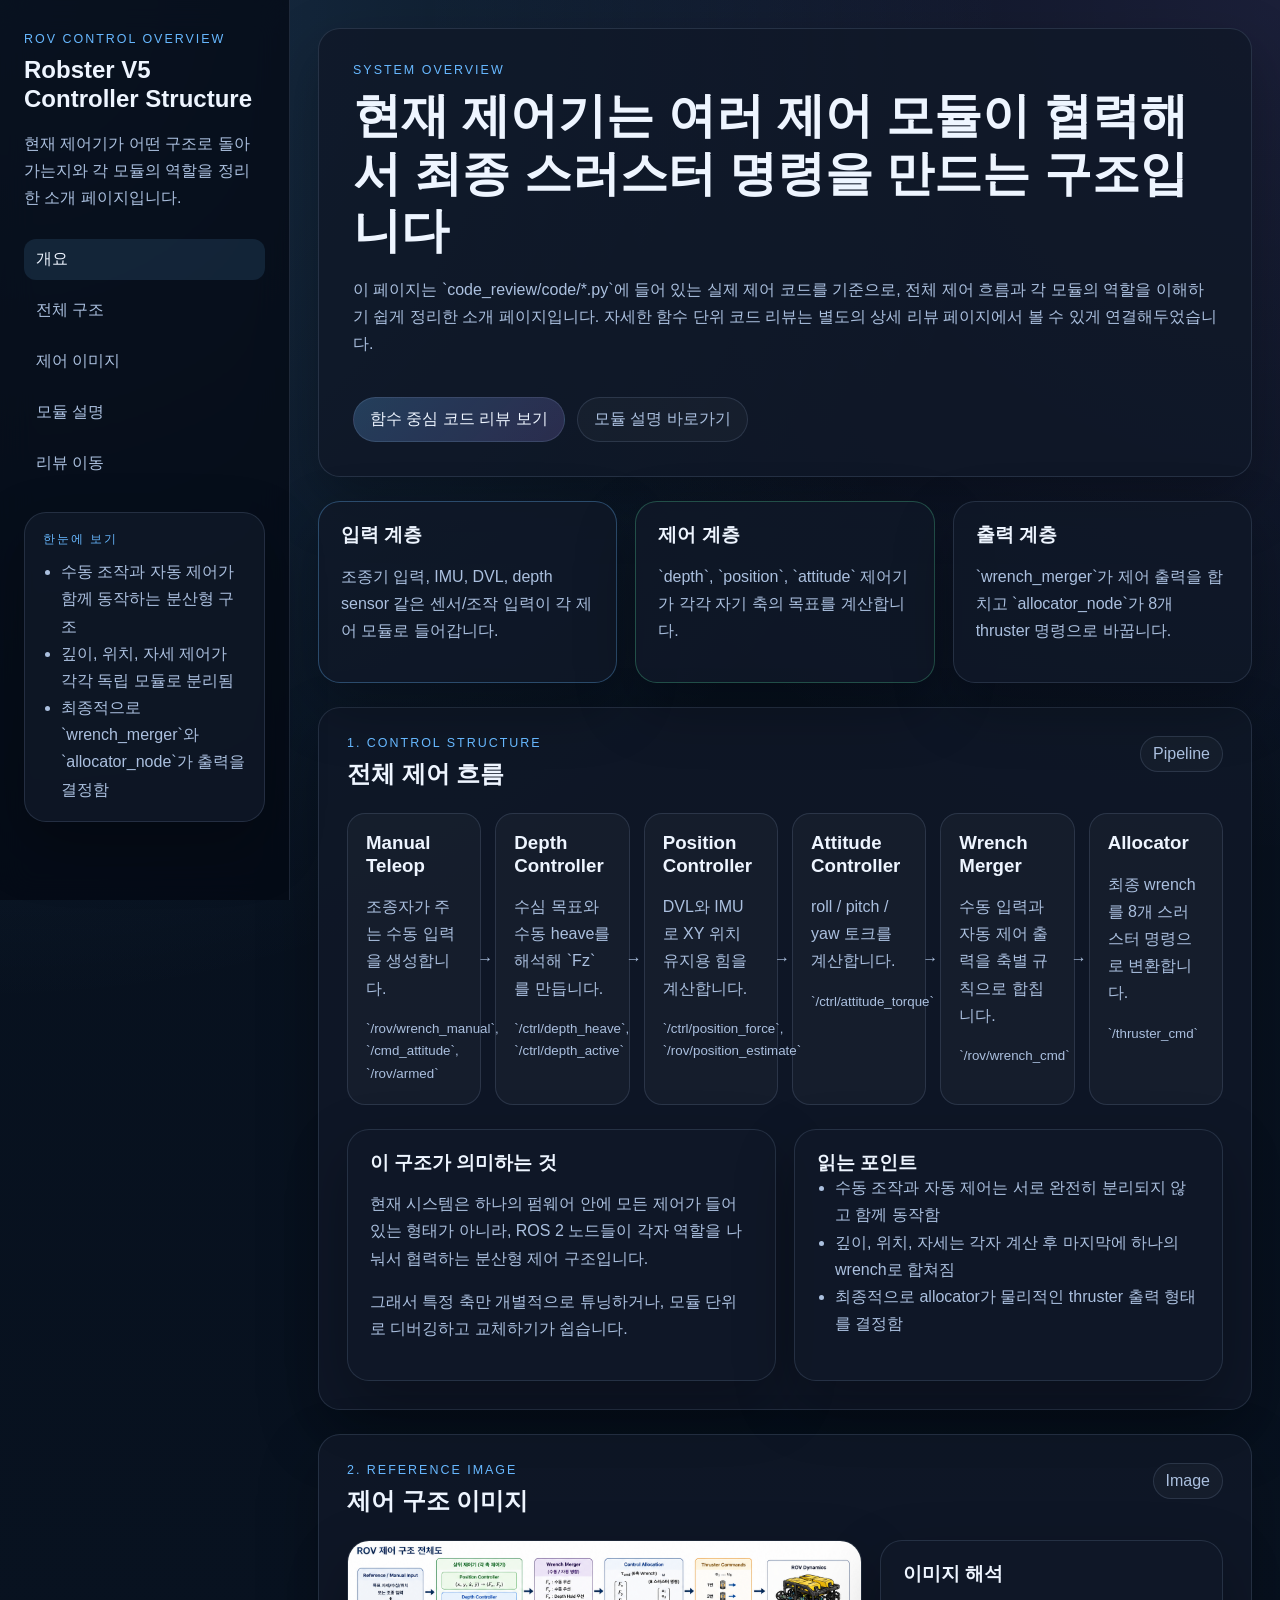
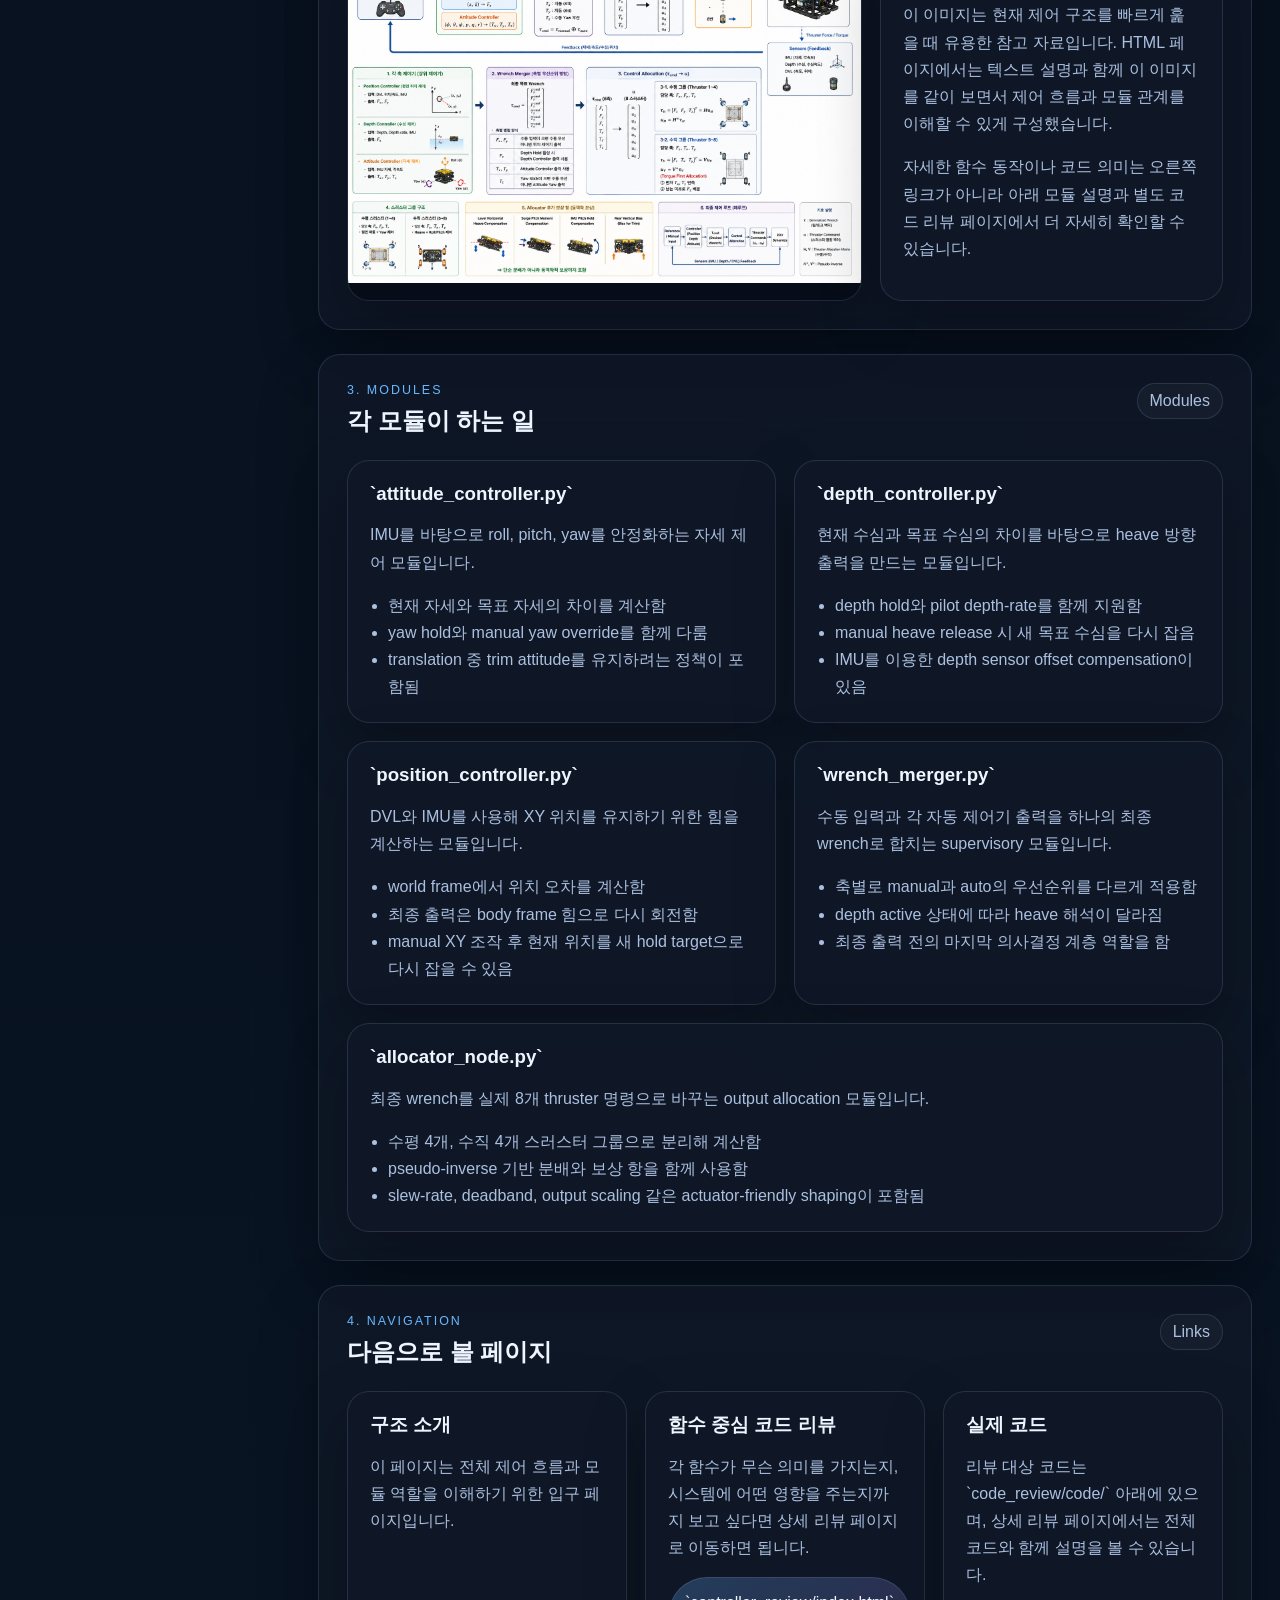
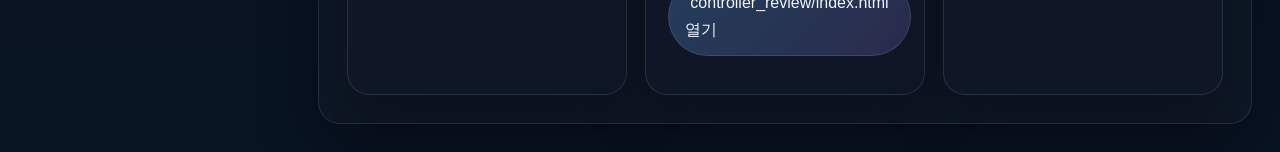
<file: code_review/index.html>
<!DOCTYPE html>
<html lang="ko">
<head>
  <meta charset="UTF-8" />
  <meta name="viewport" content="width=device-width, initial-scale=1.0" />
  <title>ROV Control Overview</title>
  <link rel="stylesheet" href="styles.css" />
</head>
<body>
  <div class="page-shell">
    <aside class="sidebar">
      <div class="brand">
        <p class="eyebrow">ROV Control Overview</p>
        <h1>Robster V5<br />Controller Structure</h1>
        <p class="meta">현재 제어기가 어떤 구조로 돌아가는지와 각 모듈의 역할을 정리한 소개 페이지입니다.</p>
      </div>

      <nav class="toc">
        <a href="#overview">개요</a>
        <a href="#structure">전체 구조</a>
        <a href="#image">제어 이미지</a>
        <a href="#modules">모듈 설명</a>
        <a href="#navigation">리뷰 이동</a>
      </nav>

      <div class="sidebar-card">
        <p class="sidebar-label">한눈에 보기</p>
        <ul>
          <li>수동 조작과 자동 제어가 함께 동작하는 분산형 구조</li>
          <li>깊이, 위치, 자세 제어가 각각 독립 모듈로 분리됨</li>
          <li>최종적으로 `wrench_merger`와 `allocator_node`가 출력을 결정함</li>
        </ul>
      </div>
    </aside>

    <main class="content">
      <section id="overview" class="hero">
        <div>
          <p class="eyebrow">System Overview</p>
          <h2>현재 제어기는 여러 제어 모듈이 협력해서 최종 스러스터 명령을 만드는 구조입니다</h2>
          <p class="hero-text">
            이 페이지는 `code_review/code/*.py`에 들어 있는 실제 제어 코드를 기준으로,
            전체 제어 흐름과 각 모듈의 역할을 이해하기 쉽게 정리한 소개 페이지입니다.
            자세한 함수 단위 코드 리뷰는 별도의 상세 리뷰 페이지에서 볼 수 있게 연결해두었습니다.
          </p>
        </div>

        <div class="hero-link-row">
          <a class="action-link primary-link" href="controller_review/index.html">함수 중심 코드 리뷰 보기</a>
          <a class="action-link secondary-link" href="#modules">모듈 설명 바로가기</a>
        </div>
      </section>

      <section class="card-grid" data-category="architecture">
        <article class="info-card accent-blue">
          <h3>입력 계층</h3>
          <p>조종기 입력, IMU, DVL, depth sensor 같은 센서/조작 입력이 각 제어 모듈로 들어갑니다.</p>
        </article>
        <article class="info-card accent-green">
          <h3>제어 계층</h3>
          <p>`depth`, `position`, `attitude` 제어기가 각각 자기 축의 목표를 계산합니다.</p>
        </article>
        <article class="info-card accent-purple">
          <h3>출력 계층</h3>
          <p>`wrench_merger`가 제어 출력을 합치고 `allocator_node`가 8개 thruster 명령으로 바꿉니다.</p>
        </article>
      </section>

      <section id="structure" class="panel">
        <div class="panel-heading">
          <div>
            <p class="section-kicker">1. Control Structure</p>
            <h2>전체 제어 흐름</h2>
          </div>
          <span class="badge">Pipeline</span>
        </div>

        <div class="pipeline">
          <div class="pipeline-node">
            <h3>Manual Teleop</h3>
            <p>조종자가 주는 수동 입력을 생성합니다.</p>
            <small>`/rov/wrench_manual`, `/cmd_attitude`, `/rov/armed`</small>
          </div>
          <div class="pipeline-node">
            <h3>Depth Controller</h3>
            <p>수심 목표와 수동 heave를 해석해 `Fz`를 만듭니다.</p>
            <small>`/ctrl/depth_heave`, `/ctrl/depth_active`</small>
          </div>
          <div class="pipeline-node">
            <h3>Position Controller</h3>
            <p>DVL와 IMU로 XY 위치 유지용 힘을 계산합니다.</p>
            <small>`/ctrl/position_force`, `/rov/position_estimate`</small>
          </div>
          <div class="pipeline-node">
            <h3>Attitude Controller</h3>
            <p>roll / pitch / yaw 토크를 계산합니다.</p>
            <small>`/ctrl/attitude_torque`</small>
          </div>
          <div class="pipeline-node">
            <h3>Wrench Merger</h3>
            <p>수동 입력과 자동 제어 출력을 축별 규칙으로 합칩니다.</p>
            <small>`/rov/wrench_cmd`</small>
          </div>
          <div class="pipeline-node">
            <h3>Allocator</h3>
            <p>최종 wrench를 8개 스러스터 명령으로 변환합니다.</p>
            <small>`/thruster_cmd`</small>
          </div>
        </div>

        <div class="two-column">
          <article class="subpanel">
            <h3>이 구조가 의미하는 것</h3>
            <p>
              현재 시스템은 하나의 펌웨어 안에 모든 제어가 들어있는 형태가 아니라,
              ROS 2 노드들이 각자 역할을 나눠서 협력하는 분산형 제어 구조입니다.
            </p>
            <p>
              그래서 특정 축만 개별적으로 튜닝하거나, 모듈 단위로 디버깅하고 교체하기가 쉽습니다.
            </p>
          </article>

          <article class="subpanel">
            <h3>읽는 포인트</h3>
            <ul class="check-list">
              <li>수동 조작과 자동 제어는 서로 완전히 분리되지 않고 함께 동작함</li>
              <li>깊이, 위치, 자세는 각자 계산 후 마지막에 하나의 wrench로 합쳐짐</li>
              <li>최종적으로 allocator가 물리적인 thruster 출력 형태를 결정함</li>
            </ul>
          </article>
        </div>
      </section>

      <section id="image" class="panel">
        <div class="panel-heading">
          <div>
            <p class="section-kicker">2. Reference Image</p>
            <h2>제어 구조 이미지</h2>
          </div>
          <span class="badge">Image</span>
        </div>

        <div class="image-layout">
          <div class="image-frame">
            <img src="img/Robster_V5_control_manual.png" alt="Robster V5 control manual diagram" />
          </div>
          <article class="subpanel">
            <h3>이미지 해석</h3>
            <p>
              이 이미지는 현재 제어 구조를 빠르게 훑을 때 유용한 참고 자료입니다.
              HTML 페이지에서는 텍스트 설명과 함께 이 이미지를 같이 보면서
              제어 흐름과 모듈 관계를 이해할 수 있게 구성했습니다.
            </p>
            <p>
              자세한 함수 동작이나 코드 의미는 오른쪽 링크가 아니라 아래 모듈 설명과
              별도 코드 리뷰 페이지에서 더 자세히 확인할 수 있습니다.
            </p>
          </article>
        </div>
      </section>

      <section id="modules" class="panel">
        <div class="panel-heading">
          <div>
            <p class="section-kicker">3. Modules</p>
            <h2>각 모듈이 하는 일</h2>
          </div>
          <span class="badge">Modules</span>
        </div>

        <div class="module-grid">
          <article class="subpanel module-card">
            <h3>`attitude_controller.py`</h3>
            <p>IMU를 바탕으로 roll, pitch, yaw를 안정화하는 자세 제어 모듈입니다.</p>
            <ul class="check-list">
              <li>현재 자세와 목표 자세의 차이를 계산함</li>
              <li>yaw hold와 manual yaw override를 함께 다룸</li>
              <li>translation 중 trim attitude를 유지하려는 정책이 포함됨</li>
            </ul>
          </article>

          <article class="subpanel module-card">
            <h3>`depth_controller.py`</h3>
            <p>현재 수심과 목표 수심의 차이를 바탕으로 heave 방향 출력을 만드는 모듈입니다.</p>
            <ul class="check-list">
              <li>depth hold와 pilot depth-rate를 함께 지원함</li>
              <li>manual heave release 시 새 목표 수심을 다시 잡음</li>
              <li>IMU를 이용한 depth sensor offset compensation이 있음</li>
            </ul>
          </article>

          <article class="subpanel module-card">
            <h3>`position_controller.py`</h3>
            <p>DVL와 IMU를 사용해 XY 위치를 유지하기 위한 힘을 계산하는 모듈입니다.</p>
            <ul class="check-list">
              <li>world frame에서 위치 오차를 계산함</li>
              <li>최종 출력은 body frame 힘으로 다시 회전함</li>
              <li>manual XY 조작 후 현재 위치를 새 hold target으로 다시 잡을 수 있음</li>
            </ul>
          </article>

          <article class="subpanel module-card">
            <h3>`wrench_merger.py`</h3>
            <p>수동 입력과 각 자동 제어기 출력을 하나의 최종 wrench로 합치는 supervisory 모듈입니다.</p>
            <ul class="check-list">
              <li>축별로 manual과 auto의 우선순위를 다르게 적용함</li>
              <li>depth active 상태에 따라 heave 해석이 달라짐</li>
              <li>최종 출력 전의 마지막 의사결정 계층 역할을 함</li>
            </ul>
          </article>

          <article class="subpanel module-card module-card-wide">
            <h3>`allocator_node.py`</h3>
            <p>최종 wrench를 실제 8개 thruster 명령으로 바꾸는 output allocation 모듈입니다.</p>
            <ul class="check-list">
              <li>수평 4개, 수직 4개 스러스터 그룹으로 분리해 계산함</li>
              <li>pseudo-inverse 기반 분배와 보상 항을 함께 사용함</li>
              <li>slew-rate, deadband, output scaling 같은 actuator-friendly shaping이 포함됨</li>
            </ul>
          </article>
        </div>
      </section>

      <section id="navigation" class="panel">
        <div class="panel-heading">
          <div>
            <p class="section-kicker">4. Navigation</p>
            <h2>다음으로 볼 페이지</h2>
          </div>
          <span class="badge">Links</span>
        </div>

        <div class="three-up">
          <article class="subpanel">
            <h3>구조 소개</h3>
            <p>이 페이지는 전체 제어 흐름과 모듈 역할을 이해하기 위한 입구 페이지입니다.</p>
          </article>
          <article class="subpanel">
            <h3>함수 중심 코드 리뷰</h3>
            <p>각 함수가 무슨 의미를 가지는지, 시스템에 어떤 영향을 주는지까지 보고 싶다면 상세 리뷰 페이지로 이동하면 됩니다.</p>
            <p><a class="action-link primary-link" href="controller_review/index.html">`controller_review/index.html` 열기</a></p>
          </article>
          <article class="subpanel">
            <h3>실제 코드</h3>
            <p>리뷰 대상 코드는 `code_review/code/` 아래에 있으며, 상세 리뷰 페이지에서는 전체 코드와 함께 설명을 볼 수 있습니다.</p>
          </article>
        </div>
      </section>
    </main>
  </div>

  <script src="script.js"></script>
</body>
</html>
</file>
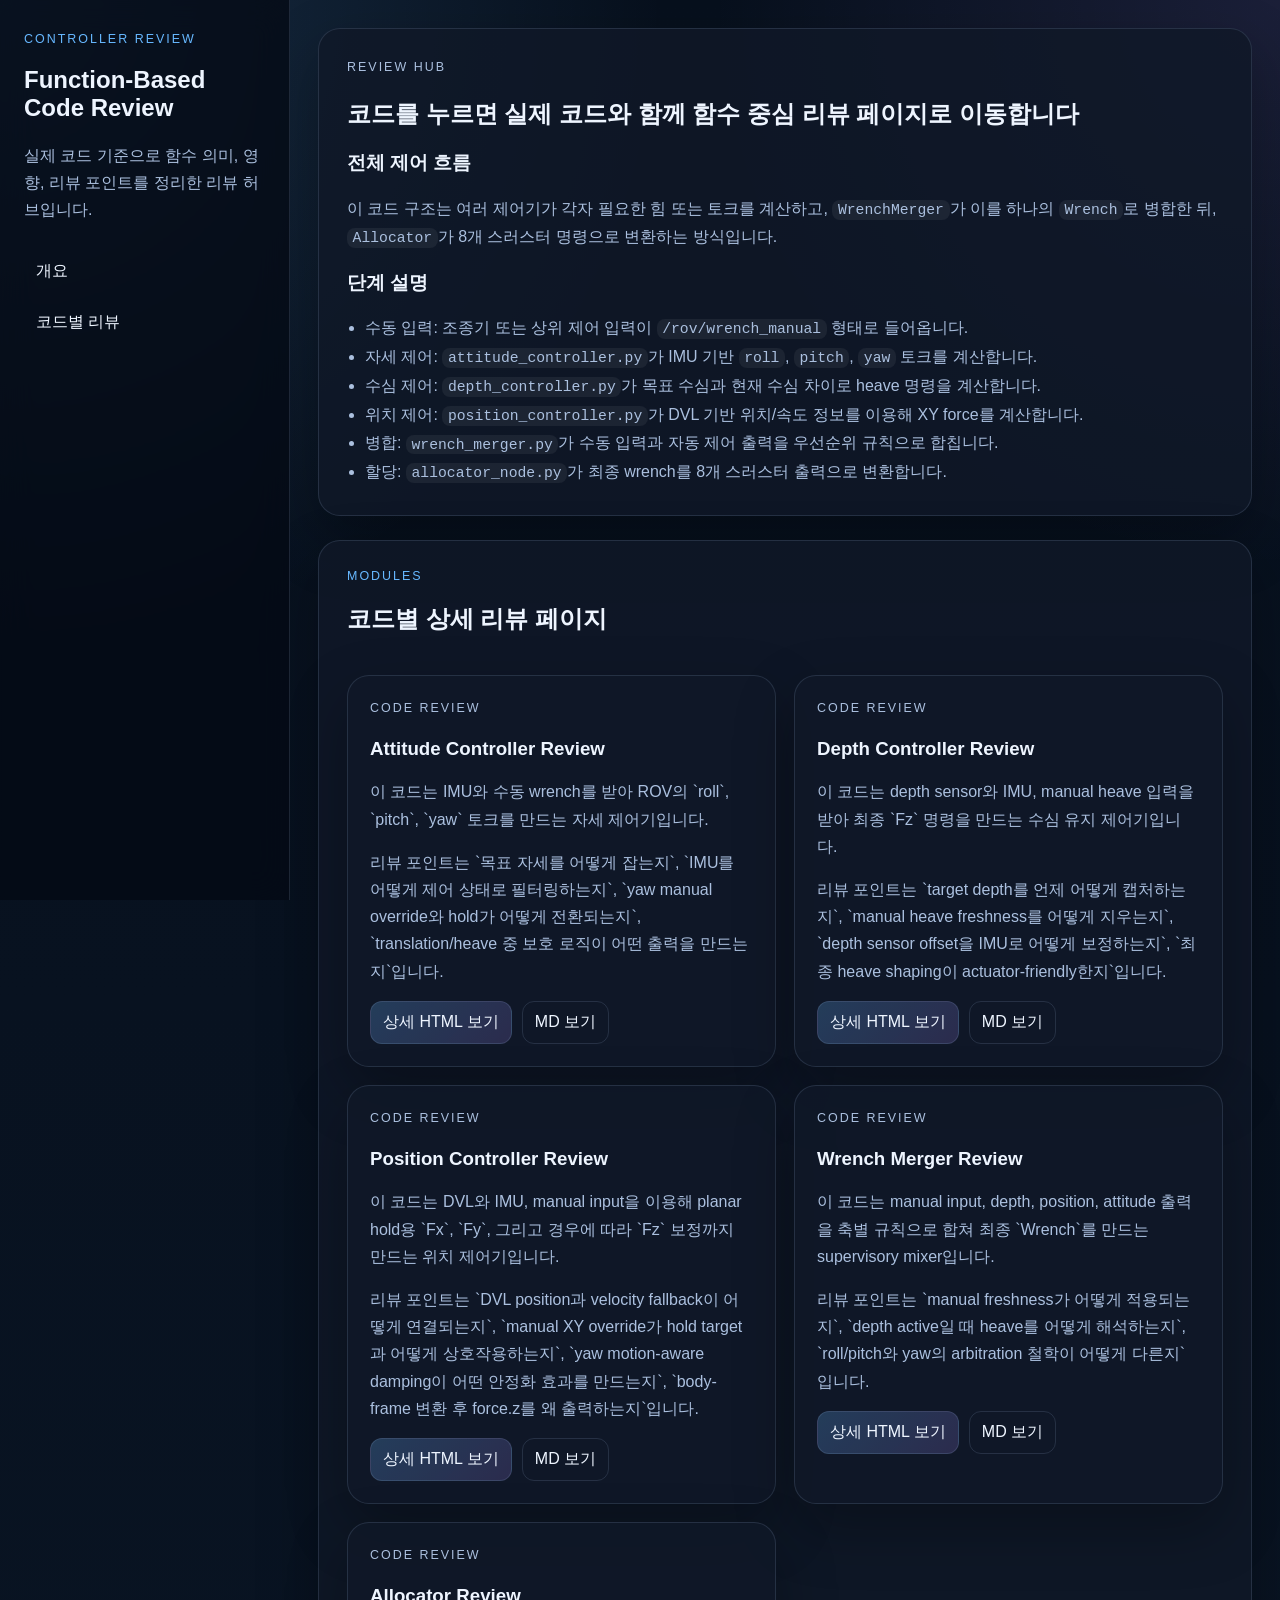
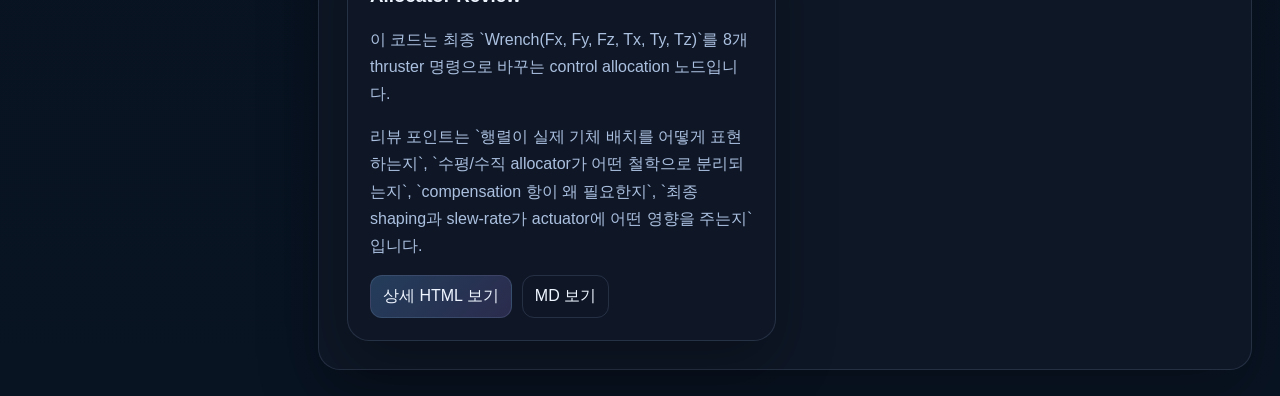
<file: code_review/controller_review/index.html>
<!DOCTYPE html>
<html lang="ko">
<head>
  <meta charset="UTF-8" />
  <meta name="viewport" content="width=device-width, initial-scale=1.0" />
  <title>Controller Review</title>
  <link rel="stylesheet" href="styles.css" />
</head>
<body>
  <div class="page-shell">
    <aside class="sidebar">
      <div class="brand">
        <p class="eyebrow">Controller Review</p>
        <h1>Function-Based Code Review</h1>
        <p class="meta">실제 코드 기준으로 함수 의미, 영향, 리뷰 포인트를 정리한 리뷰 허브입니다.</p>
      </div>
      <nav class="toc">
        <a href="#overview">개요</a>
        <a href="#modules">코드별 리뷰</a>
      </nav>
    </aside>

    <main class="content">
      <section id="overview" class="hero">
        <div>
          <p class="eyebrow">Review Hub</p>
          <h2>코드를 누르면 실제 코드와 함께 함수 중심 리뷰 페이지로 이동합니다</h2>
          <h3>전체 제어 흐름</h3>
<p>이 코드 구조는 여러 제어기가 각자 필요한 힘 또는 토크를 계산하고, <code>WrenchMerger</code>가 이를 하나의 <code>Wrench</code>로 병합한 뒤, <code>Allocator</code>가 8개 스러스터 명령으로 변환하는 방식입니다.</p>
<h3>단계 설명</h3>
<ul class="summary-list">
  <li>수동 입력: 조종기 또는 상위 제어 입력이 <code>/rov/wrench_manual</code> 형태로 들어옵니다.</li>
  <li>자세 제어: <code>attitude_controller.py</code>가 IMU 기반 <code>roll</code>, <code>pitch</code>, <code>yaw</code> 토크를 계산합니다.</li>
  <li>수심 제어: <code>depth_controller.py</code>가 목표 수심과 현재 수심 차이로 heave 명령을 계산합니다.</li>
  <li>위치 제어: <code>position_controller.py</code>가 DVL 기반 위치/속도 정보를 이용해 XY force를 계산합니다.</li>
  <li>병합: <code>wrench_merger.py</code>가 수동 입력과 자동 제어 출력을 우선순위 규칙으로 합칩니다.</li>
  <li>할당: <code>allocator_node.py</code>가 최종 wrench를 8개 스러스터 출력으로 변환합니다.</li>
</ul>
        </div>
      </section>

      <section id="modules" class="panel">
        <div class="panel-heading">
          <div>
            <p class="section-kicker">Modules</p>
            <h2>코드별 상세 리뷰 페이지</h2>
          </div>
        </div>
        <div class="module-grid">
          <article class="module-card">
          <p class="eyebrow">Code Review</p>
          <h3>Attitude Controller Review</h3>
          <p>이 코드는 IMU와 수동 wrench를 받아 ROV의 `roll`, `pitch`, `yaw` 토크를 만드는 자세 제어기입니다.</p>
          <p class="module-note">리뷰 포인트는 `목표 자세를 어떻게 잡는지`, `IMU를 어떻게 제어 상태로 필터링하는지`, `yaw manual override와 hold가 어떻게 전환되는지`, `translation/heave 중 보호 로직이 어떤 출력을 만드는지`입니다.</p>
          <div class="module-actions">
            <a class="primary-link" href="attitude_controller_review.html">상세 HTML 보기</a>
            <a class="secondary-link" href="controller_review_attitude.md">MD 보기</a>
          </div>
        </article> <article class="module-card">
          <p class="eyebrow">Code Review</p>
          <h3>Depth Controller Review</h3>
          <p>이 코드는 depth sensor와 IMU, manual heave 입력을 받아 최종 `Fz` 명령을 만드는 수심 유지 제어기입니다.</p>
          <p class="module-note">리뷰 포인트는 `target depth를 언제 어떻게 캡처하는지`, `manual heave freshness를 어떻게 지우는지`, `depth sensor offset을 IMU로 어떻게 보정하는지`, `최종 heave shaping이 actuator-friendly한지`입니다.</p>
          <div class="module-actions">
            <a class="primary-link" href="depth_controller_review.html">상세 HTML 보기</a>
            <a class="secondary-link" href="controller_review_depth.md">MD 보기</a>
          </div>
        </article> <article class="module-card">
          <p class="eyebrow">Code Review</p>
          <h3>Position Controller Review</h3>
          <p>이 코드는 DVL와 IMU, manual input을 이용해 planar hold용 `Fx`, `Fy`, 그리고 경우에 따라 `Fz` 보정까지 만드는 위치 제어기입니다.</p>
          <p class="module-note">리뷰 포인트는 `DVL position과 velocity fallback이 어떻게 연결되는지`, `manual XY override가 hold target과 어떻게 상호작용하는지`, `yaw motion-aware damping이 어떤 안정화 효과를 만드는지`, `body-frame 변환 후 force.z를 왜 출력하는지`입니다.</p>
          <div class="module-actions">
            <a class="primary-link" href="position_controller_review.html">상세 HTML 보기</a>
            <a class="secondary-link" href="controller_review_position.md">MD 보기</a>
          </div>
        </article> <article class="module-card">
          <p class="eyebrow">Code Review</p>
          <h3>Wrench Merger Review</h3>
          <p>이 코드는 manual input, depth, position, attitude 출력을 축별 규칙으로 합쳐 최종 `Wrench`를 만드는 supervisory mixer입니다.</p>
          <p class="module-note">리뷰 포인트는 `manual freshness가 어떻게 적용되는지`, `depth active일 때 heave를 어떻게 해석하는지`, `roll/pitch와 yaw의 arbitration 철학이 어떻게 다른지`입니다.</p>
          <div class="module-actions">
            <a class="primary-link" href="wrench_merger_review.html">상세 HTML 보기</a>
            <a class="secondary-link" href="controller_review_wrench_merger.md">MD 보기</a>
          </div>
        </article> <article class="module-card">
          <p class="eyebrow">Code Review</p>
          <h3>Allocator Review</h3>
          <p>이 코드는 최종 `Wrench(Fx, Fy, Fz, Tx, Ty, Tz)`를 8개 thruster 명령으로 바꾸는 control allocation 노드입니다.</p>
          <p class="module-note">리뷰 포인트는 `행렬이 실제 기체 배치를 어떻게 표현하는지`, `수평/수직 allocator가 어떤 철학으로 분리되는지`, `compensation 항이 왜 필요한지`, `최종 shaping과 slew-rate가 actuator에 어떤 영향을 주는지`입니다.</p>
          <div class="module-actions">
            <a class="primary-link" href="allocator_node_review.html">상세 HTML 보기</a>
            <a class="secondary-link" href="controller_review_allocator.md">MD 보기</a>
          </div>
        </article>
        </div>
      </section>
    </main>
  </div>
</body>
</html>
</file>
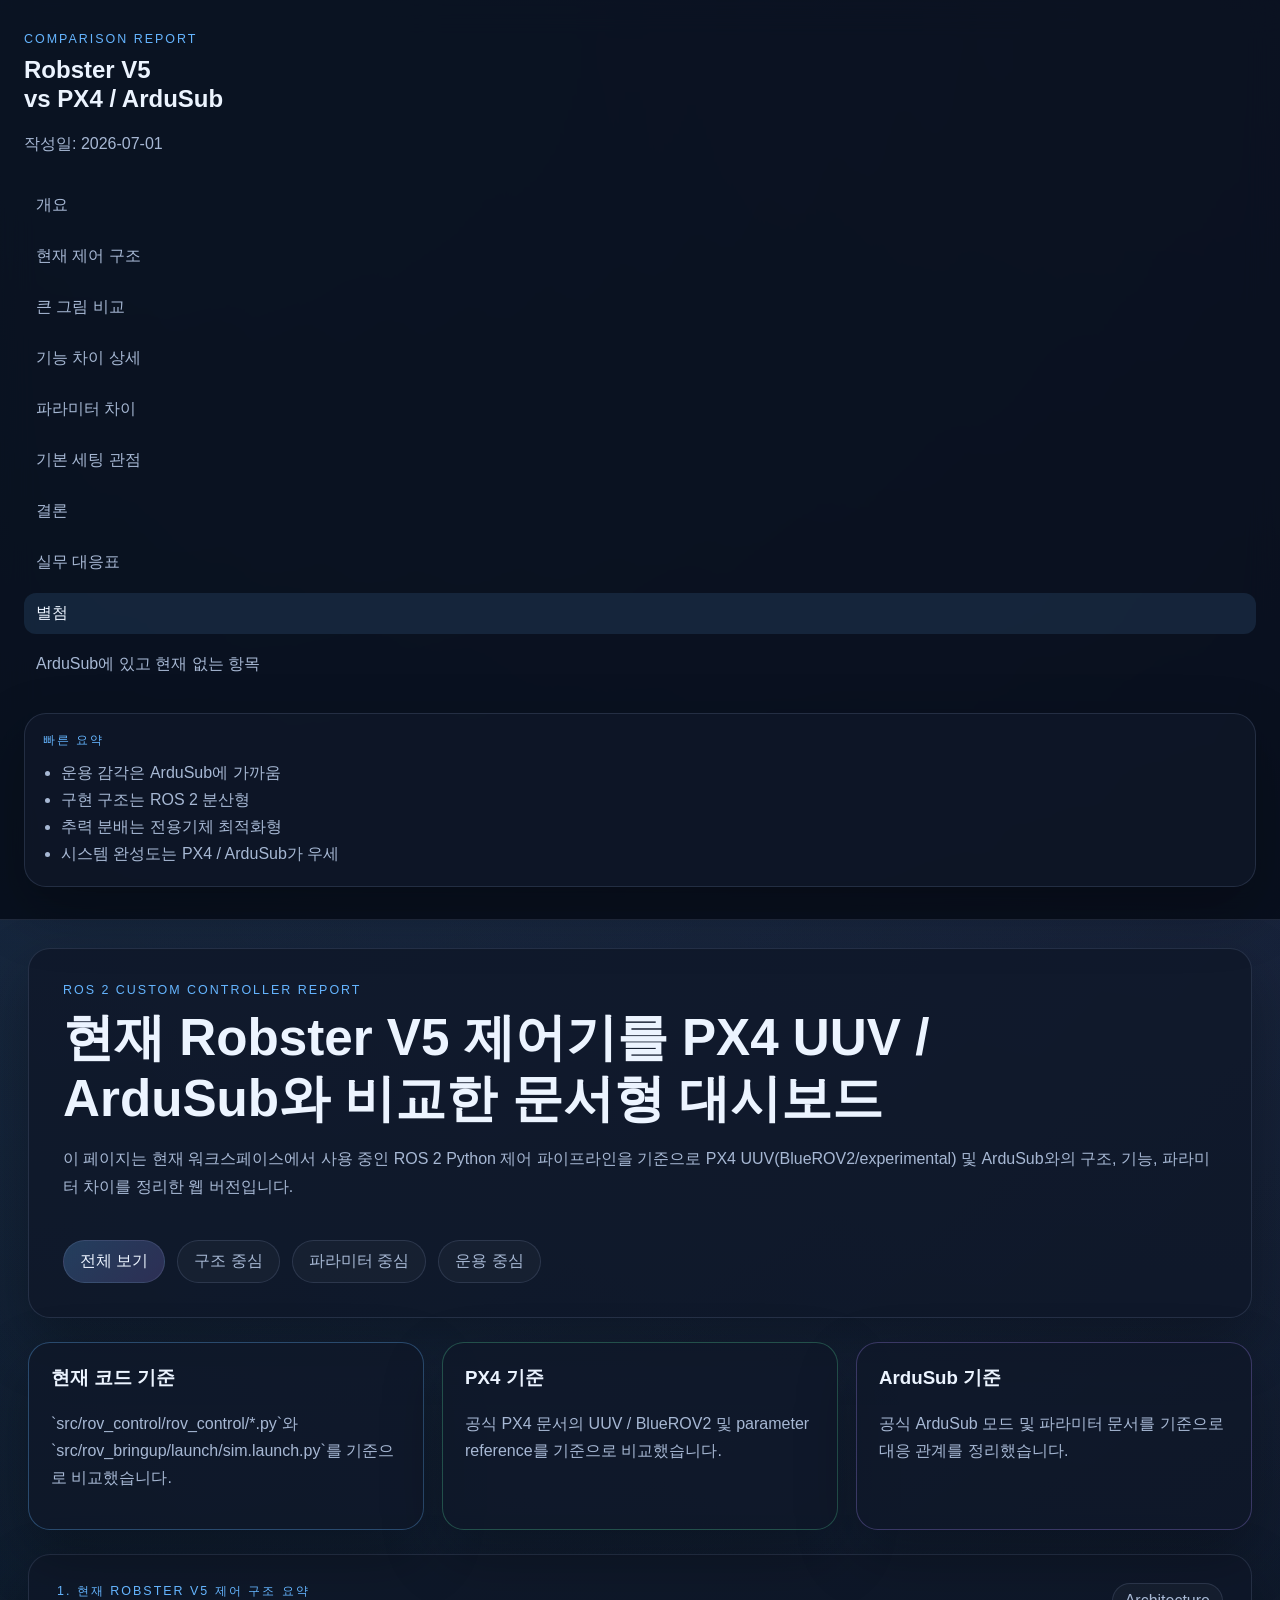
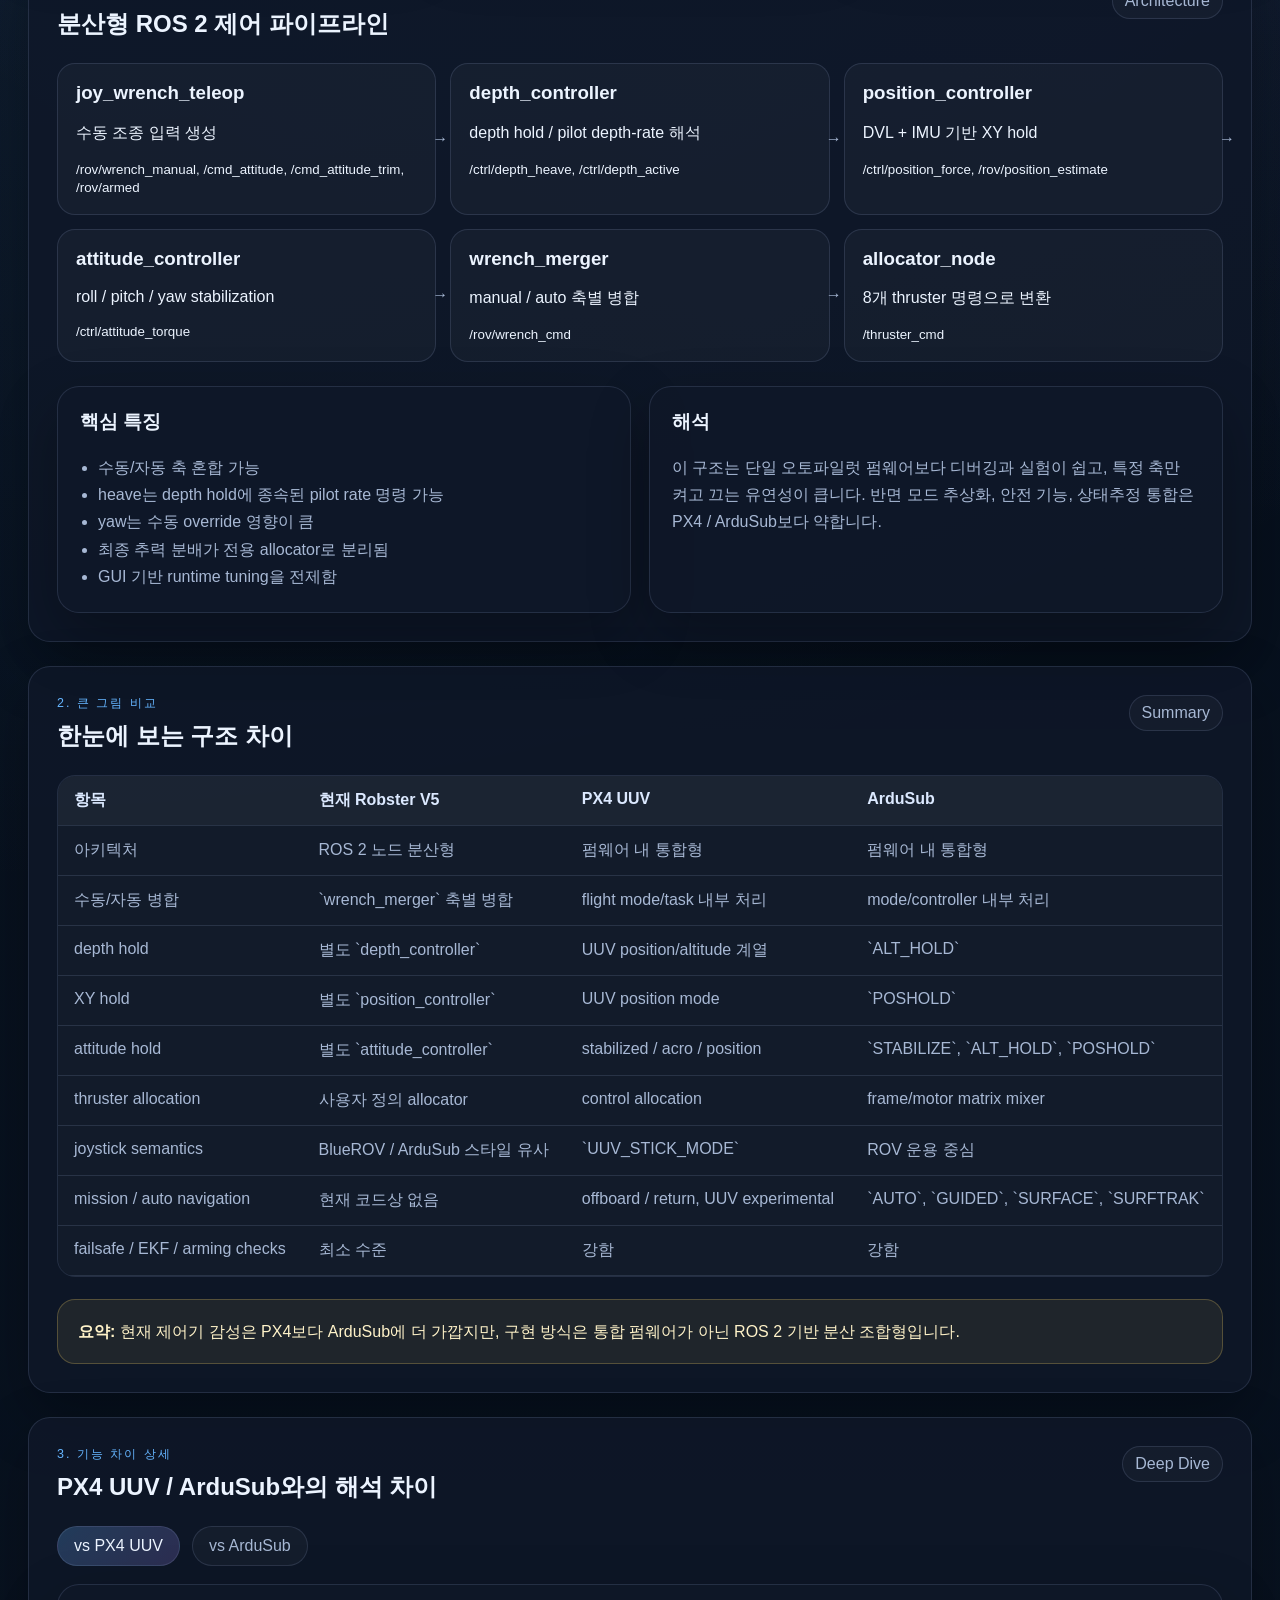
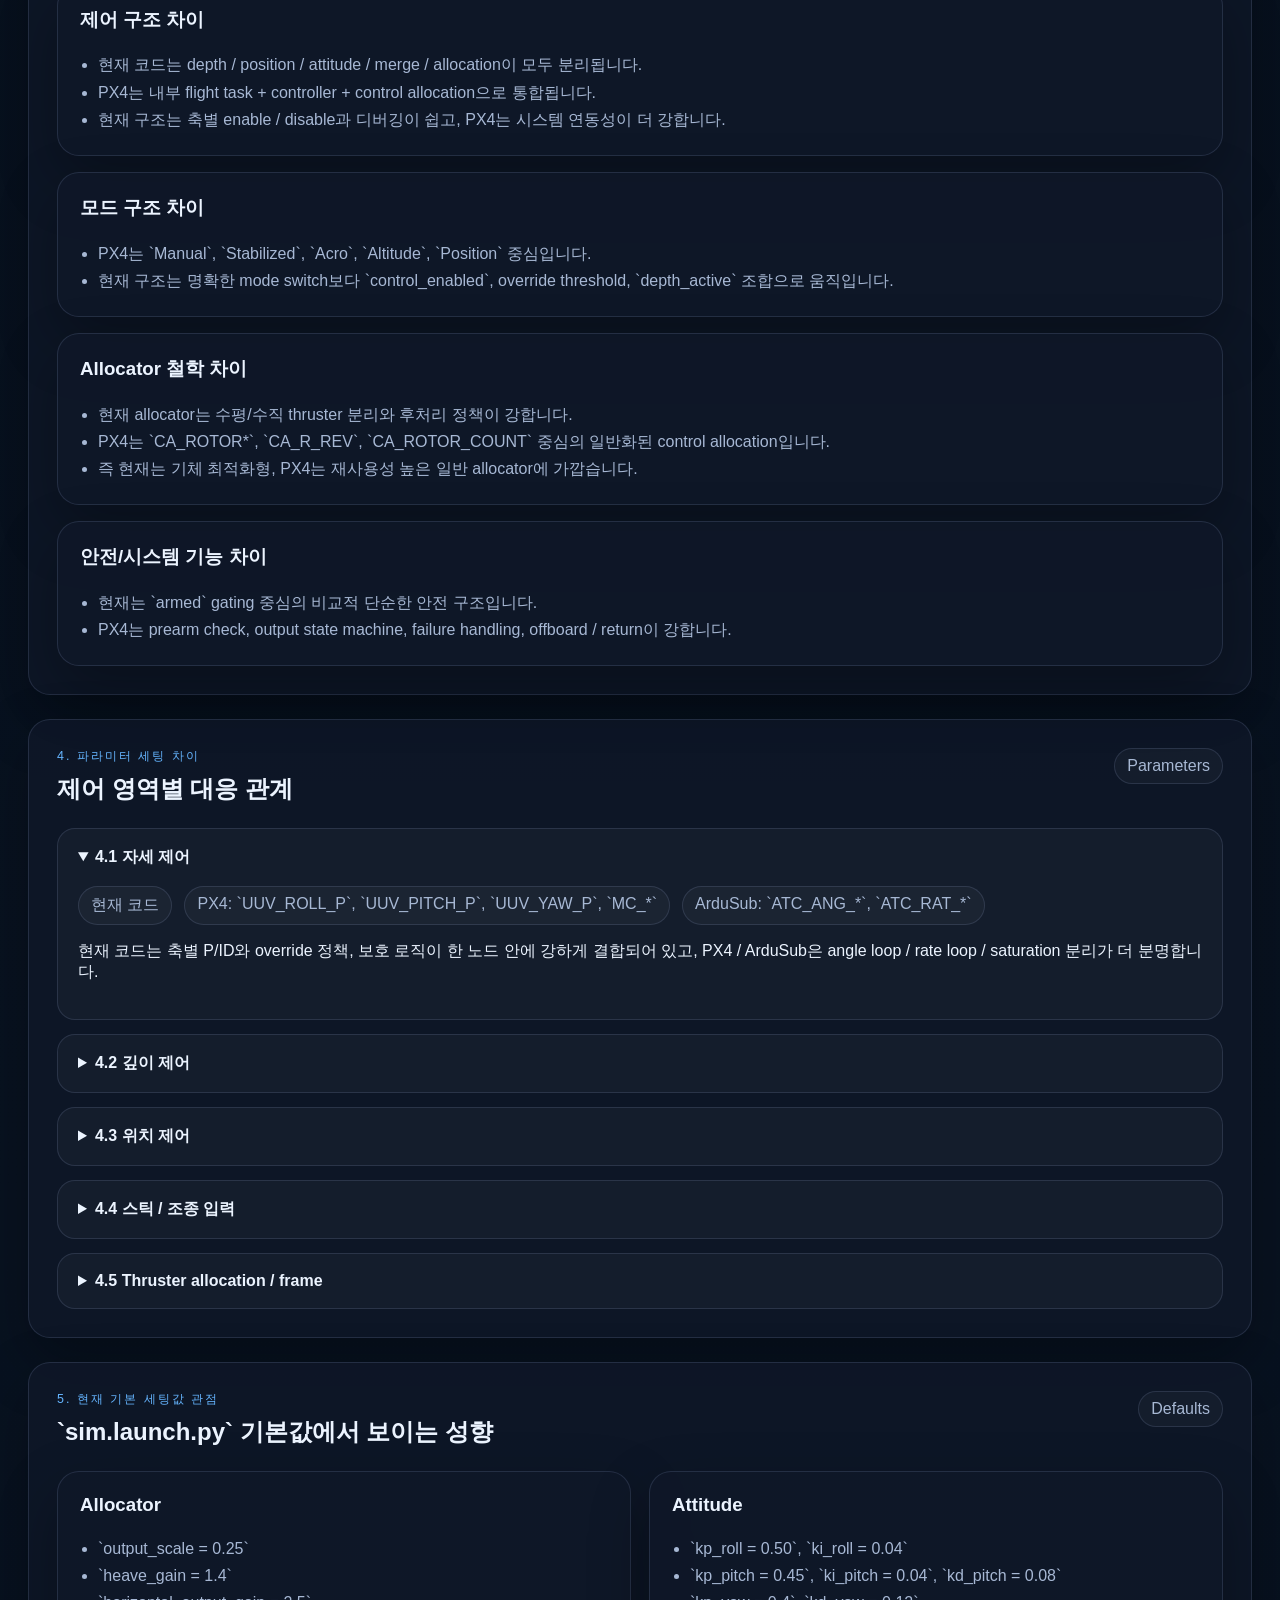
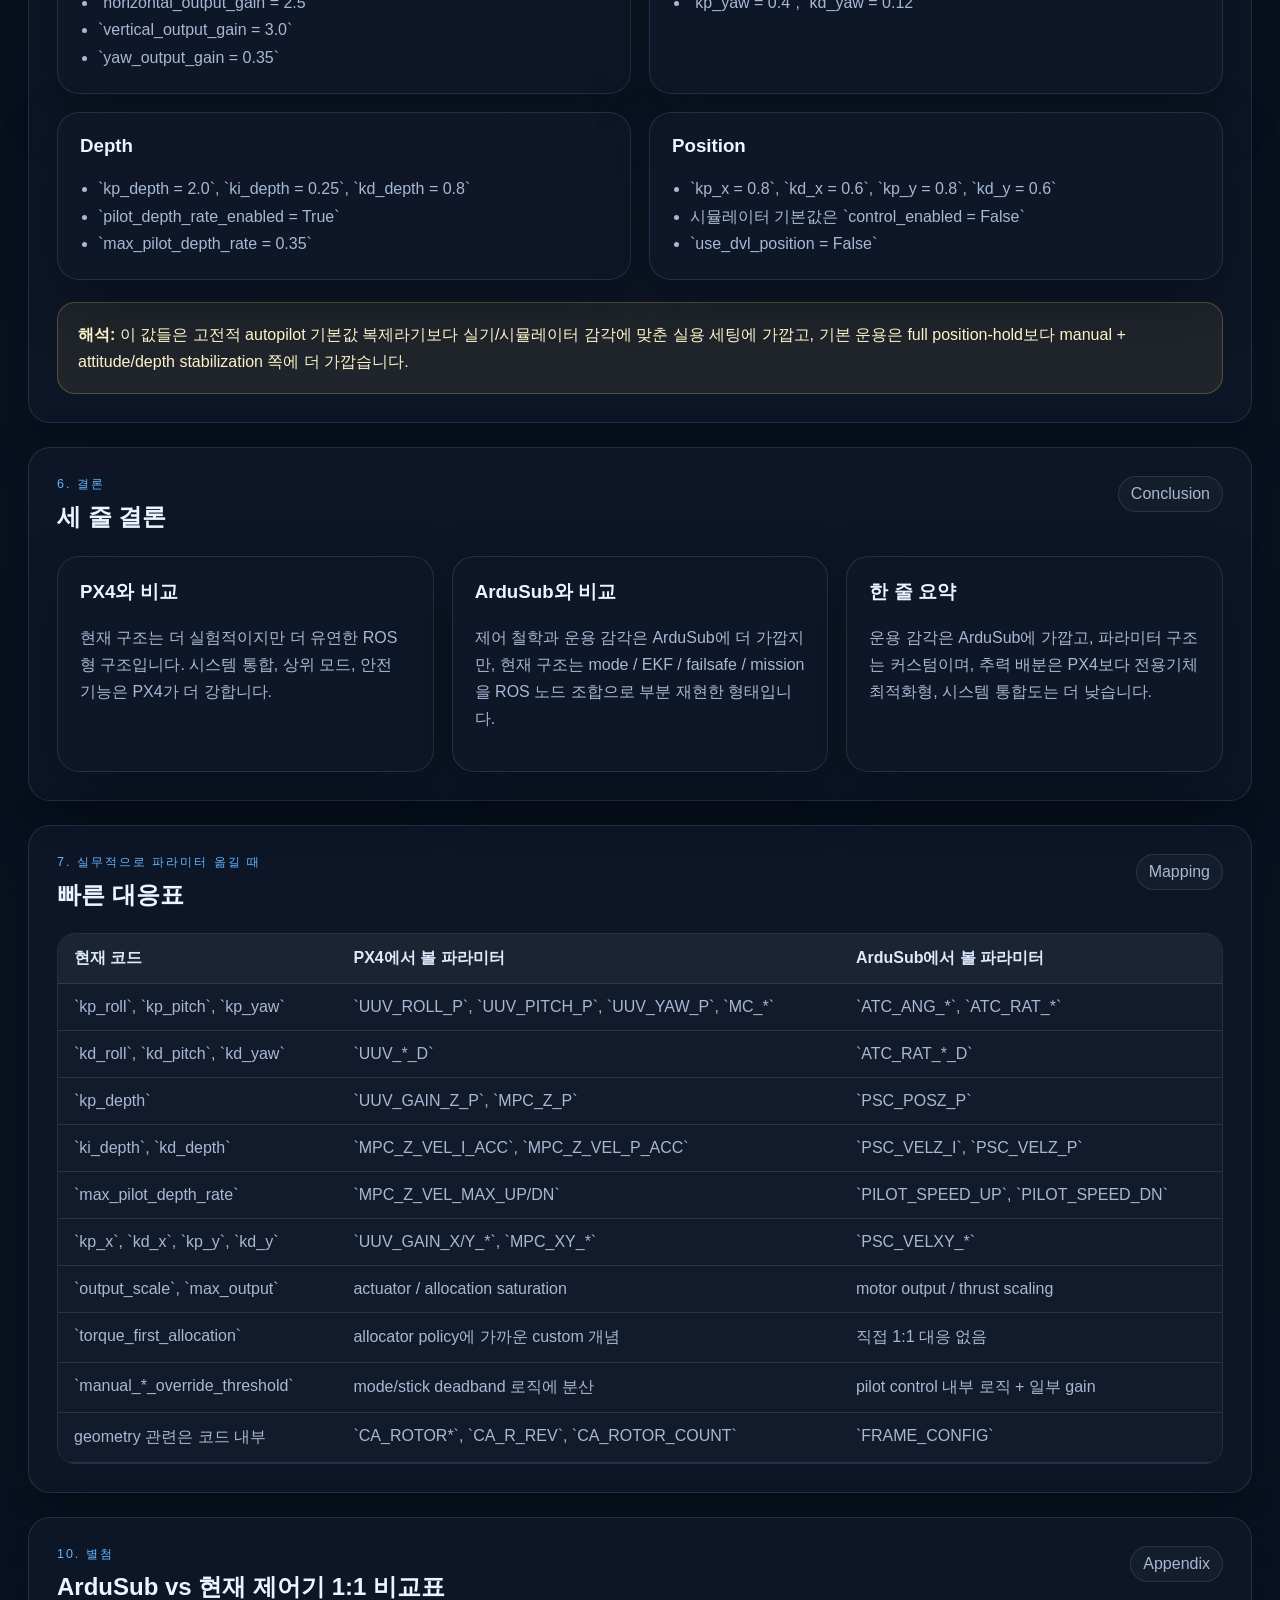
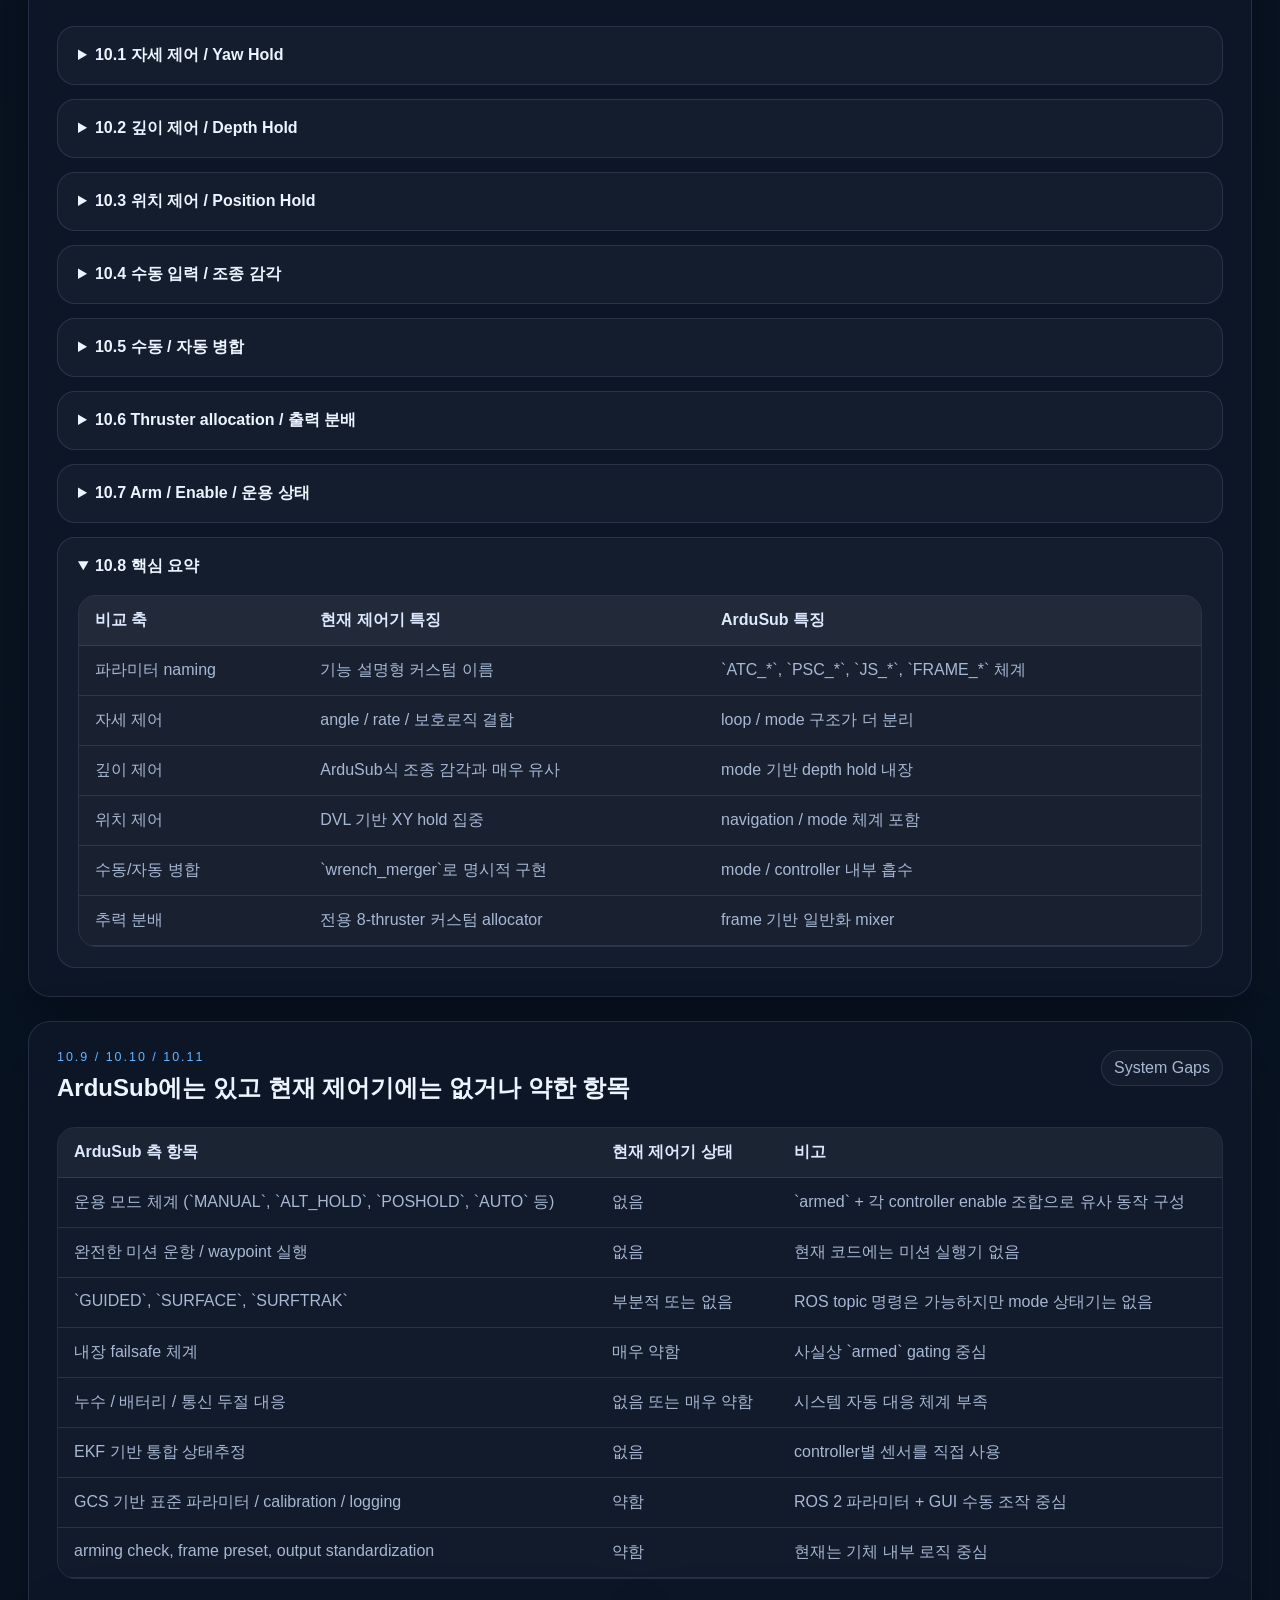
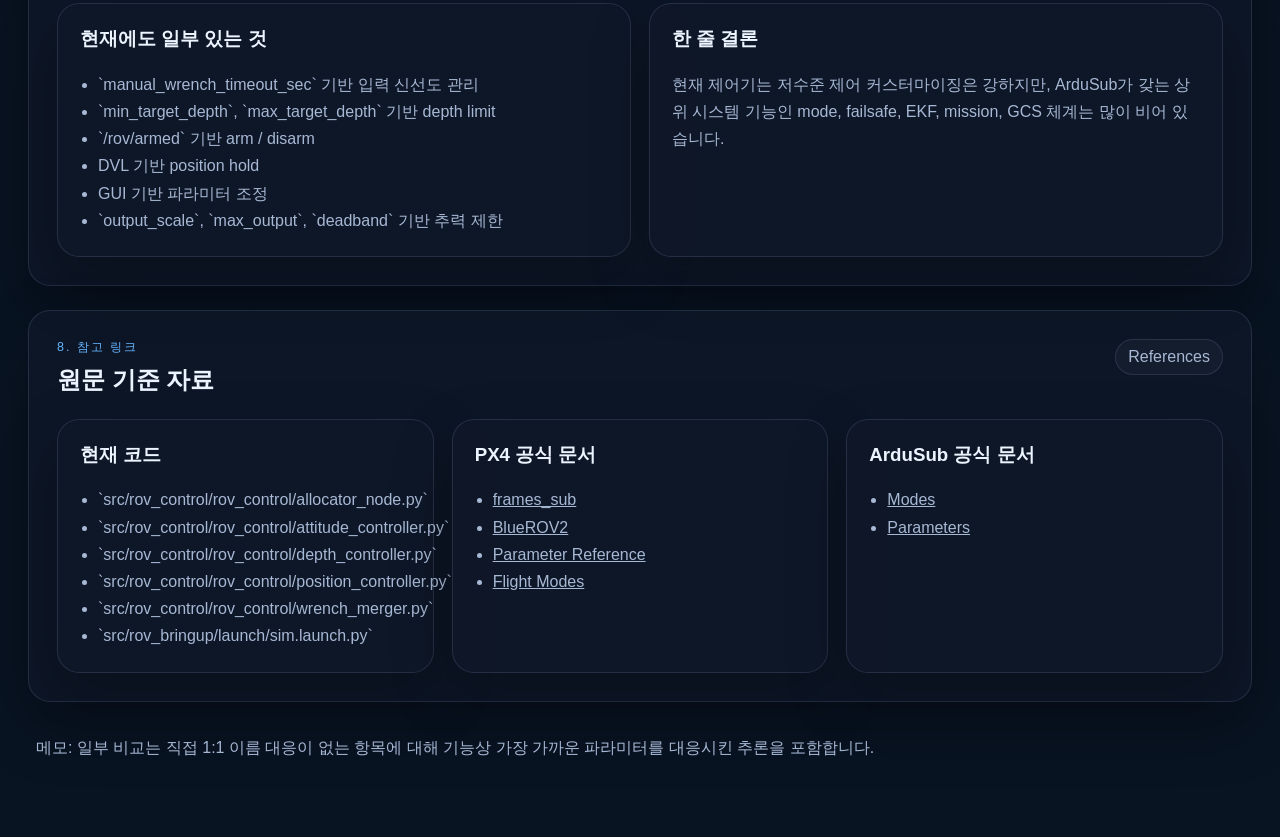
<file: px4_ardusub_comparison.html>
<!DOCTYPE html>
<html lang="ko">
<head>
  <meta charset="UTF-8" />
  <meta name="viewport" content="width=device-width, initial-scale=1.0" />
  <title>Robster V5 vs PX4 / ArduSub 비교 정리</title>
  <link rel="stylesheet" href="styles.css" />
</head>
<body>
  <div class="page-shell">
    <aside class="sidebar">
      <div class="brand">
        <p class="eyebrow">Comparison Report</p>
        <h1>Robster V5<br />vs PX4 / ArduSub</h1>
        <p class="meta">작성일: 2026-07-01</p>
      </div>

      <nav class="toc">
        <a href="#overview">개요</a>
        <a href="#architecture">현재 제어 구조</a>
        <a href="#big-picture">큰 그림 비교</a>
        <a href="#feature-diff">기능 차이 상세</a>
        <a href="#parameters">파라미터 차이</a>
        <a href="#defaults">기본 세팅 관점</a>
        <a href="#conclusion">결론</a>
        <a href="#mapping">실무 대응표</a>
        <a href="#appendix">별첨</a>
        <a href="#gaps">ArduSub에 있고 현재 없는 항목</a>
      </nav>

      <div class="sidebar-card">
        <p class="sidebar-label">빠른 요약</p>
        <ul>
          <li>운용 감각은 ArduSub에 가까움</li>
          <li>구현 구조는 ROS 2 분산형</li>
          <li>추력 분배는 전용기체 최적화형</li>
          <li>시스템 완성도는 PX4 / ArduSub가 우세</li>
        </ul>
      </div>
    </aside>

    <main class="content">
      <section id="overview" class="hero">
        <div>
          <p class="eyebrow">ROS 2 Custom Controller Report</p>
          <h2>현재 Robster V5 제어기를 PX4 UUV / ArduSub와 비교한 문서형 대시보드</h2>
          <p class="hero-text">
            이 페이지는 현재 워크스페이스에서 사용 중인 ROS 2 Python 제어 파이프라인을 기준으로
            PX4 UUV(BlueROV2/experimental) 및 ArduSub와의 구조, 기능, 파라미터 차이를 정리한 웹 버전입니다.
          </p>
        </div>
        <div class="hero-actions">
          <button class="chip-button is-active" data-filter="all">전체 보기</button>
          <button class="chip-button" data-filter="architecture">구조 중심</button>
          <button class="chip-button" data-filter="params">파라미터 중심</button>
          <button class="chip-button" data-filter="operations">운용 중심</button>
        </div>
      </section>

      <section class="card-grid" data-category="operations">
        <article class="info-card accent-blue">
          <h3>현재 코드 기준</h3>
          <p>`src/rov_control/rov_control/*.py`와 `src/rov_bringup/launch/sim.launch.py`를 기준으로 비교했습니다.</p>
        </article>
        <article class="info-card accent-green">
          <h3>PX4 기준</h3>
          <p>공식 PX4 문서의 UUV / BlueROV2 및 parameter reference를 기준으로 비교했습니다.</p>
        </article>
        <article class="info-card accent-purple">
          <h3>ArduSub 기준</h3>
          <p>공식 ArduSub 모드 및 파라미터 문서를 기준으로 대응 관계를 정리했습니다.</p>
        </article>
      </section>

      <section id="architecture" class="panel" data-category="architecture">
        <div class="panel-heading">
          <div>
            <p class="section-kicker">1. 현재 Robster V5 제어 구조 요약</p>
            <h2>분산형 ROS 2 제어 파이프라인</h2>
          </div>
          <span class="badge">Architecture</span>
        </div>

        <div class="pipeline">
          <div class="pipeline-node">
            <h3>joy_wrench_teleop</h3>
            <p>수동 조종 입력 생성</p>
            <small>/rov/wrench_manual, /cmd_attitude, /cmd_attitude_trim, /rov/armed</small>
          </div>
          <div class="pipeline-node">
            <h3>depth_controller</h3>
            <p>depth hold / pilot depth-rate 해석</p>
            <small>/ctrl/depth_heave, /ctrl/depth_active</small>
          </div>
          <div class="pipeline-node">
            <h3>position_controller</h3>
            <p>DVL + IMU 기반 XY hold</p>
            <small>/ctrl/position_force, /rov/position_estimate</small>
          </div>
          <div class="pipeline-node">
            <h3>attitude_controller</h3>
            <p>roll / pitch / yaw stabilization</p>
            <small>/ctrl/attitude_torque</small>
          </div>
          <div class="pipeline-node">
            <h3>wrench_merger</h3>
            <p>manual / auto 축별 병합</p>
            <small>/rov/wrench_cmd</small>
          </div>
          <div class="pipeline-node">
            <h3>allocator_node</h3>
            <p>8개 thruster 명령으로 변환</p>
            <small>/thruster_cmd</small>
          </div>
        </div>

        <div class="two-column">
          <div class="subpanel">
            <h3>핵심 특징</h3>
            <ul class="check-list">
              <li>수동/자동 축 혼합 가능</li>
              <li>heave는 depth hold에 종속된 pilot rate 명령 가능</li>
              <li>yaw는 수동 override 영향이 큼</li>
              <li>최종 추력 분배가 전용 allocator로 분리됨</li>
              <li>GUI 기반 runtime tuning을 전제함</li>
            </ul>
          </div>
          <div class="subpanel">
            <h3>해석</h3>
            <p>
              이 구조는 단일 오토파일럿 펌웨어보다 디버깅과 실험이 쉽고, 특정 축만 켜고 끄는 유연성이 큽니다.
              반면 모드 추상화, 안전 기능, 상태추정 통합은 PX4 / ArduSub보다 약합니다.
            </p>
          </div>
        </div>
      </section>

      <section id="big-picture" class="panel" data-category="architecture operations">
        <div class="panel-heading">
          <div>
            <p class="section-kicker">2. 큰 그림 비교</p>
            <h2>한눈에 보는 구조 차이</h2>
          </div>
          <span class="badge">Summary</span>
        </div>

        <div class="table-wrap">
          <table>
            <thead>
              <tr>
                <th>항목</th>
                <th>현재 Robster V5</th>
                <th>PX4 UUV</th>
                <th>ArduSub</th>
              </tr>
            </thead>
            <tbody>
              <tr><td>아키텍처</td><td>ROS 2 노드 분산형</td><td>펌웨어 내 통합형</td><td>펌웨어 내 통합형</td></tr>
              <tr><td>수동/자동 병합</td><td>`wrench_merger` 축별 병합</td><td>flight mode/task 내부 처리</td><td>mode/controller 내부 처리</td></tr>
              <tr><td>depth hold</td><td>별도 `depth_controller`</td><td>UUV position/altitude 계열</td><td>`ALT_HOLD`</td></tr>
              <tr><td>XY hold</td><td>별도 `position_controller`</td><td>UUV position mode</td><td>`POSHOLD`</td></tr>
              <tr><td>attitude hold</td><td>별도 `attitude_controller`</td><td>stabilized / acro / position</td><td>`STABILIZE`, `ALT_HOLD`, `POSHOLD`</td></tr>
              <tr><td>thruster allocation</td><td>사용자 정의 allocator</td><td>control allocation</td><td>frame/motor matrix mixer</td></tr>
              <tr><td>joystick semantics</td><td>BlueROV / ArduSub 스타일 유사</td><td>`UUV_STICK_MODE`</td><td>ROV 운용 중심</td></tr>
              <tr><td>mission / auto navigation</td><td>현재 코드상 없음</td><td>offboard / return, UUV experimental</td><td>`AUTO`, `GUIDED`, `SURFACE`, `SURFTRAK`</td></tr>
              <tr><td>failsafe / EKF / arming checks</td><td>최소 수준</td><td>강함</td><td>강함</td></tr>
            </tbody>
          </table>
        </div>

        <div class="highlight-callout">
          <strong>요약:</strong> 현재 제어기 감성은 PX4보다 ArduSub에 더 가깝지만, 구현 방식은 통합 펌웨어가 아닌 ROS 2 기반 분산 조합형입니다.
        </div>
      </section>

      <section id="feature-diff" class="panel" data-category="architecture operations">
        <div class="panel-heading">
          <div>
            <p class="section-kicker">3. 기능 차이 상세</p>
            <h2>PX4 UUV / ArduSub와의 해석 차이</h2>
          </div>
          <span class="badge">Deep Dive</span>
        </div>

        <div class="tabs" role="tablist" aria-label="기능 비교 탭">
          <button class="tab is-active" role="tab" data-tab-target="px4">vs PX4 UUV</button>
          <button class="tab" role="tab" data-tab-target="ardusub">vs ArduSub</button>
        </div>

        <div class="tab-panel is-active" id="px4">
          <div class="stacked-cards">
            <article class="subpanel">
              <h3>제어 구조 차이</h3>
              <ul>
                <li>현재 코드는 depth / position / attitude / merge / allocation이 모두 분리됩니다.</li>
                <li>PX4는 내부 flight task + controller + control allocation으로 통합됩니다.</li>
                <li>현재 구조는 축별 enable / disable과 디버깅이 쉽고, PX4는 시스템 연동성이 더 강합니다.</li>
              </ul>
            </article>
            <article class="subpanel">
              <h3>모드 구조 차이</h3>
              <ul>
                <li>PX4는 `Manual`, `Stabilized`, `Acro`, `Altitude`, `Position` 중심입니다.</li>
                <li>현재 구조는 명확한 mode switch보다 `control_enabled`, override threshold, `depth_active` 조합으로 움직입니다.</li>
              </ul>
            </article>
            <article class="subpanel">
              <h3>Allocator 철학 차이</h3>
              <ul>
                <li>현재 allocator는 수평/수직 thruster 분리와 후처리 정책이 강합니다.</li>
                <li>PX4는 `CA_ROTOR*`, `CA_R_REV`, `CA_ROTOR_COUNT` 중심의 일반화된 control allocation입니다.</li>
                <li>즉 현재는 기체 최적화형, PX4는 재사용성 높은 일반 allocator에 가깝습니다.</li>
              </ul>
            </article>
            <article class="subpanel">
              <h3>안전/시스템 기능 차이</h3>
              <ul>
                <li>현재는 `armed` gating 중심의 비교적 단순한 안전 구조입니다.</li>
                <li>PX4는 prearm check, output state machine, failure handling, offboard / return이 강합니다.</li>
              </ul>
            </article>
          </div>
        </div>

        <div class="tab-panel" id="ardusub">
          <div class="stacked-cards">
            <article class="subpanel">
              <h3>가까운 부분</h3>
              <ul>
                <li>manual heave를 depth-rate request로 해석하는 감각</li>
                <li>수동 조종 시 자동 hold를 약화하거나 해제하는 구조</li>
                <li>vectored ROV 조이스틱 운용 전제</li>
                <li>position hold / depth hold / stabilized 개념 분리</li>
              </ul>
            </article>
            <article class="subpanel">
              <h3>다른 부분</h3>
              <ul>
                <li>ArduSub은 mode 중심, 현재 코드는 노드 enable 중심입니다.</li>
                <li>ArduSub은 EKF / mission / failsafe가 내장되어 있습니다.</li>
                <li>현재 position controller는 DVL + PD 기반 XY hold에 집중합니다.</li>
                <li>현재 attitude controller는 heave / XY motion protection 같은 커스텀 보호 로직이 많습니다.</li>
                <li>현재 allocator는 ArduSub frame mixer보다 더 커스텀성이 강합니다.</li>
              </ul>
            </article>
          </div>
        </div>
      </section>

      <section id="parameters" class="panel" data-category="params">
        <div class="panel-heading">
          <div>
            <p class="section-kicker">4. 파라미터 세팅 차이</p>
            <h2>제어 영역별 대응 관계</h2>
          </div>
          <span class="badge">Parameters</span>
        </div>

        <div class="accordion-group">
          <details open>
            <summary>4.1 자세 제어</summary>
            <div class="details-body">
              <div class="tag-row">
                <span class="tag">현재 코드</span>
                <span class="tag">PX4: `UUV_ROLL_P`, `UUV_PITCH_P`, `UUV_YAW_P`, `MC_*`</span>
                <span class="tag">ArduSub: `ATC_ANG_*`, `ATC_RAT_*`</span>
              </div>
              <p>현재 코드는 축별 P/ID와 override 정책, 보호 로직이 한 노드 안에 강하게 결합되어 있고, PX4 / ArduSub은 angle loop / rate loop / saturation 분리가 더 분명합니다.</p>
            </div>
          </details>

          <details>
            <summary>4.2 깊이 제어</summary>
            <div class="details-body">
              <div class="tag-row">
                <span class="tag">현재 코드</span>
                <span class="tag">PX4: `UUV_GAIN_Z_P`, `MPC_Z_*`</span>
                <span class="tag">ArduSub: `PSC_POSZ_P`, `PSC_VELZ_*`</span>
              </div>
              <p>현재 depth controller는 ArduSub와 매우 유사한 조종 감각을 목표로 하며, pilot heave → depth-rate 명령, stick release → 현재 depth hold 흐름을 가집니다.</p>
            </div>
          </details>

          <details>
            <summary>4.3 위치 제어</summary>
            <div class="details-body">
              <div class="tag-row">
                <span class="tag">현재 코드</span>
                <span class="tag">PX4: `UUV_GAIN_X/Y_*`, `MPC_XY_*`</span>
                <span class="tag">ArduSub: `PSC_VELXY_*`</span>
              </div>
              <p>현재 위치 제어는 PD 기반 XY hold 중심이며, DVL position 유무에 따라 velocity integration fallback을 갖습니다.</p>
            </div>
          </details>

          <details>
            <summary>4.4 스틱 / 조종 입력</summary>
            <div class="details-body">
              <div class="tag-row">
                <span class="tag">현재 코드</span>
                <span class="tag">PX4: `UUV_STICK_MODE`, `UUV_SGM_*`, `UUV_RGM_*`</span>
                <span class="tag">ArduSub: `JS_GAIN_*`, `JS_THR_GAIN`</span>
              </div>
              <p>현재 입력 계층은 ArduSub처럼 파일럿 운용성을 중시하지만, GCS 중심이 아니라 ROS 노드 파라미터로 직접 정의됩니다.</p>
            </div>
          </details>

          <details>
            <summary>4.5 Thruster allocation / frame</summary>
            <div class="details-body">
              <div class="tag-row">
                <span class="tag">현재 코드</span>
                <span class="tag">PX4: `CA_ROTOR*`, `CA_R_REV`</span>
                <span class="tag">ArduSub: `FRAME_CONFIG`, `MOT_*`</span>
              </div>
              <p>현재 allocator는 frame geometry와 운용 정책이 섞여 있는 커스텀 allocator이고, PX4 / ArduSub은 상대적으로 더 일반화된 체계를 제공합니다.</p>
            </div>
          </details>
        </div>
      </section>

      <section id="defaults" class="panel" data-category="params operations">
        <div class="panel-heading">
          <div>
            <p class="section-kicker">5. 현재 기본 세팅값 관점</p>
            <h2>`sim.launch.py` 기본값에서 보이는 성향</h2>
          </div>
          <span class="badge">Defaults</span>
        </div>

        <div class="stats-grid">
          <article class="stat-card">
            <h3>Allocator</h3>
            <ul>
              <li>`output_scale = 0.25`</li>
              <li>`heave_gain = 1.4`</li>
              <li>`horizontal_output_gain = 2.5`</li>
              <li>`vertical_output_gain = 3.0`</li>
              <li>`yaw_output_gain = 0.35`</li>
            </ul>
          </article>
          <article class="stat-card">
            <h3>Attitude</h3>
            <ul>
              <li>`kp_roll = 0.50`, `ki_roll = 0.04`</li>
              <li>`kp_pitch = 0.45`, `ki_pitch = 0.04`, `kd_pitch = 0.08`</li>
              <li>`kp_yaw = 0.4`, `kd_yaw = 0.12`</li>
            </ul>
          </article>
          <article class="stat-card">
            <h3>Depth</h3>
            <ul>
              <li>`kp_depth = 2.0`, `ki_depth = 0.25`, `kd_depth = 0.8`</li>
              <li>`pilot_depth_rate_enabled = True`</li>
              <li>`max_pilot_depth_rate = 0.35`</li>
            </ul>
          </article>
          <article class="stat-card">
            <h3>Position</h3>
            <ul>
              <li>`kp_x = 0.8`, `kd_x = 0.6`, `kp_y = 0.8`, `kd_y = 0.6`</li>
              <li>시뮬레이터 기본값은 `control_enabled = False`</li>
              <li>`use_dvl_position = False`</li>
            </ul>
          </article>
        </div>

        <div class="highlight-callout">
          <strong>해석:</strong> 이 값들은 고전적 autopilot 기본값 복제라기보다 실기/시뮬레이터 감각에 맞춘 실용 세팅에 가깝고, 기본 운용은 full position-hold보다 manual + attitude/depth stabilization 쪽에 더 가깝습니다.
        </div>
      </section>

      <section id="conclusion" class="panel" data-category="operations architecture">
        <div class="panel-heading">
          <div>
            <p class="section-kicker">6. 결론</p>
            <h2>세 줄 결론</h2>
          </div>
          <span class="badge">Conclusion</span>
        </div>

        <div class="three-up">
          <article class="summary-card">
            <h3>PX4와 비교</h3>
            <p>현재 구조는 더 실험적이지만 더 유연한 ROS형 구조입니다. 시스템 통합, 상위 모드, 안전 기능은 PX4가 더 강합니다.</p>
          </article>
          <article class="summary-card">
            <h3>ArduSub와 비교</h3>
            <p>제어 철학과 운용 감각은 ArduSub에 더 가깝지만, 현재 구조는 mode / EKF / failsafe / mission을 ROS 노드 조합으로 부분 재현한 형태입니다.</p>
          </article>
          <article class="summary-card">
            <h3>한 줄 요약</h3>
            <p>운용 감각은 ArduSub에 가깝고, 파라미터 구조는 커스텀이며, 추력 배분은 PX4보다 전용기체 최적화형, 시스템 통합도는 더 낮습니다.</p>
          </article>
        </div>
      </section>

      <section id="mapping" class="panel" data-category="params">
        <div class="panel-heading">
          <div>
            <p class="section-kicker">7. 실무적으로 파라미터 옮길 때</p>
            <h2>빠른 대응표</h2>
          </div>
          <span class="badge">Mapping</span>
        </div>

        <div class="table-wrap">
          <table>
            <thead>
              <tr>
                <th>현재 코드</th>
                <th>PX4에서 볼 파라미터</th>
                <th>ArduSub에서 볼 파라미터</th>
              </tr>
            </thead>
            <tbody>
              <tr><td>`kp_roll`, `kp_pitch`, `kp_yaw`</td><td>`UUV_ROLL_P`, `UUV_PITCH_P`, `UUV_YAW_P`, `MC_*`</td><td>`ATC_ANG_*`, `ATC_RAT_*`</td></tr>
              <tr><td>`kd_roll`, `kd_pitch`, `kd_yaw`</td><td>`UUV_*_D`</td><td>`ATC_RAT_*_D`</td></tr>
              <tr><td>`kp_depth`</td><td>`UUV_GAIN_Z_P`, `MPC_Z_P`</td><td>`PSC_POSZ_P`</td></tr>
              <tr><td>`ki_depth`, `kd_depth`</td><td>`MPC_Z_VEL_I_ACC`, `MPC_Z_VEL_P_ACC`</td><td>`PSC_VELZ_I`, `PSC_VELZ_P`</td></tr>
              <tr><td>`max_pilot_depth_rate`</td><td>`MPC_Z_VEL_MAX_UP/DN`</td><td>`PILOT_SPEED_UP`, `PILOT_SPEED_DN`</td></tr>
              <tr><td>`kp_x`, `kd_x`, `kp_y`, `kd_y`</td><td>`UUV_GAIN_X/Y_*`, `MPC_XY_*`</td><td>`PSC_VELXY_*`</td></tr>
              <tr><td>`output_scale`, `max_output`</td><td>actuator / allocation saturation</td><td>motor output / thrust scaling</td></tr>
              <tr><td>`torque_first_allocation`</td><td>allocator policy에 가까운 custom 개념</td><td>직접 1:1 대응 없음</td></tr>
              <tr><td>`manual_*_override_threshold`</td><td>mode/stick deadband 로직에 분산</td><td>pilot control 내부 로직 + 일부 gain</td></tr>
              <tr><td>geometry 관련은 코드 내부</td><td>`CA_ROTOR*`, `CA_R_REV`, `CA_ROTOR_COUNT`</td><td>`FRAME_CONFIG`</td></tr>
            </tbody>
          </table>
        </div>
      </section>

      <section id="appendix" class="panel" data-category="params architecture">
        <div class="panel-heading">
          <div>
            <p class="section-kicker">10. 별첨</p>
            <h2>ArduSub vs 현재 제어기 1:1 비교표</h2>
          </div>
          <span class="badge">Appendix</span>
        </div>

        <div class="accordion-group appendix-group">
          <details>
            <summary>10.1 자세 제어 / Yaw Hold</summary>
            <div class="details-body">
              <div class="table-wrap">
                <table>
                  <thead>
                    <tr>
                      <th>기능 항목</th>
                      <th>현재 제어기</th>
                      <th>기본값</th>
                      <th>ArduSub 대응</th>
                    </tr>
                  </thead>
                  <tbody>
                    <tr><td>Roll 각도 비례 이득</td><td>`kp_roll`</td><td>0.50</td><td>`ATC_ANG_RLL_P`</td></tr>
                    <tr><td>Roll 적분 이득</td><td>`ki_roll`</td><td>0.04</td><td>`ATC_RAT_RLL_I`</td></tr>
                    <tr><td>Pitch 각도 비례 이득</td><td>`kp_pitch`</td><td>0.45</td><td>`ATC_ANG_PIT_P`</td></tr>
                    <tr><td>Pitch 적분 이득</td><td>`ki_pitch`</td><td>0.04</td><td>`ATC_RAT_PIT_I`</td></tr>
                    <tr><td>Yaw hold 비례 이득</td><td>`kp_yaw`</td><td>0.4</td><td>`ATC_ANG_YAW_P`</td></tr>
                    <tr><td>Yaw 감쇠 이득</td><td>`kd_yaw`</td><td>0.12</td><td>`ATC_RAT_YAW_D`</td></tr>
                    <tr><td>Yaw hold 사용 여부</td><td>`yaw_hold_enabled`</td><td>True</td><td>mode 동작에 내장</td></tr>
                    <tr><td>수동 yaw override 기준</td><td>`yaw_manual_override_threshold`</td><td>0.02</td><td>RC deadband / pilot 로직</td></tr>
                    <tr><td>yaw release 후 목표 재캡처</td><td>`capture_yaw_target_on_release`</td><td>True</td><td>mode 동작에 내장</td></tr>
                    <tr><td>자세 필터 사용</td><td>`orientation_filter_enabled`</td><td>True</td><td>EKF / 필터 내부 설정</td></tr>
                    <tr><td>heave / XY motion protect</td><td>`heave_protect_*`, `xy_motion_protect_*`</td><td>커스텀</td><td>직접 1:1 없음</td></tr>
                  </tbody>
                </table>
              </div>
            </div>
          </details>

          <details>
            <summary>10.2 깊이 제어 / Depth Hold</summary>
            <div class="details-body">
              <div class="table-wrap">
                <table>
                  <thead>
                    <tr>
                      <th>기능 항목</th>
                      <th>현재 제어기</th>
                      <th>기본값</th>
                      <th>ArduSub 대응</th>
                    </tr>
                  </thead>
                  <tbody>
                    <tr><td>깊이 위치 P</td><td>`kp_depth`</td><td>2.0</td><td>`PSC_POSZ_P`</td></tr>
                    <tr><td>깊이 적분 I</td><td>`ki_depth`</td><td>0.25</td><td>`PSC_VELZ_I`</td></tr>
                    <tr><td>깊이 감쇠 D</td><td>`kd_depth`</td><td>0.8</td><td>`PSC_VELZ_P`, `PSC_VELZ_D` 근접</td></tr>
                    <tr><td>수직 출력 상한</td><td>`max_heave`</td><td>2.0</td><td>`PILOT_SPEED_*` 계열과 조합</td></tr>
                    <tr><td>상승 출력 상한</td><td>`max_upward_heave`</td><td>0.8</td><td>`PILOT_SPEED_UP`</td></tr>
                    <tr><td>적분 한계</td><td>`depth_integral_limit`</td><td>2.0</td><td>`PSC_VELZ_IMAX`</td></tr>
                    <tr><td>pilot depth-rate 모드</td><td>`pilot_depth_rate_enabled`</td><td>True</td><td>`ALT_HOLD` 조작 개념</td></tr>
                    <tr><td>최대 pilot depth-rate</td><td>`max_pilot_depth_rate`</td><td>0.35</td><td>`PILOT_SPEED_UP`, `PILOT_SPEED_DN`</td></tr>
                    <tr><td>센서 오프셋 보정</td><td>`depth_sensor_offset_compensation_enabled`</td><td>True</td><td>직접 1:1 없음</td></tr>
                  </tbody>
                </table>
              </div>
            </div>
          </details>

          <details>
            <summary>10.3 위치 제어 / Position Hold</summary>
            <div class="details-body">
              <div class="table-wrap">
                <table>
                  <thead>
                    <tr>
                      <th>기능 항목</th>
                      <th>현재 제어기</th>
                      <th>기본값</th>
                      <th>ArduSub 대응</th>
                    </tr>
                  </thead>
                  <tbody>
                    <tr><td>X 위치 비례 이득</td><td>`kp_x`</td><td>0.8</td><td>`PSC_VELXY_P` 근접</td></tr>
                    <tr><td>X 감쇠 이득</td><td>`kd_x`</td><td>0.6</td><td>`PSC_VELXY_D`</td></tr>
                    <tr><td>Y 위치 비례 이득</td><td>`kp_y`</td><td>0.8</td><td>`PSC_VELXY_P` 근접</td></tr>
                    <tr><td>Y 감쇠 이득</td><td>`kd_y`</td><td>0.6</td><td>`PSC_VELXY_D`</td></tr>
                    <tr><td>수동 XY override 기준</td><td>`manual_xy_override_threshold`</td><td>0.05</td><td>pilot stick deadband</td></tr>
                    <tr><td>초기 hold 목표 캡처</td><td>`capture_initial_position_target`</td><td>True</td><td>`POSHOLD` 진입 동작</td></tr>
                    <tr><td>DVL position 직접 사용</td><td>`use_dvl_position`</td><td>False</td><td>EKF / DVL integration 설정</td></tr>
                    <tr><td>velocity 적분 fallback</td><td>`integrate_dvl_velocity_when_position_unavailable`</td><td>True</td><td>직접 1:1 없음</td></tr>
                  </tbody>
                </table>
              </div>
            </div>
          </details>

          <details>
            <summary>10.4 수동 입력 / 조종 감각</summary>
            <div class="details-body">
              <div class="table-wrap">
                <table>
                  <thead>
                    <tr>
                      <th>기능 항목</th>
                      <th>현재 제어기</th>
                      <th>기본값</th>
                      <th>ArduSub 대응</th>
                    </tr>
                  </thead>
                  <tbody>
                    <tr><td>전후진 축 매핑</td><td>`axis_surge`</td><td>4</td><td>joystick mapping</td></tr>
                    <tr><td>좌우 이동 축 매핑</td><td>`axis_sway`</td><td>3</td><td>joystick mapping</td></tr>
                    <tr><td>상하 이동 축 매핑</td><td>`axis_heave`</td><td>1</td><td>joystick mapping</td></tr>
                    <tr><td>yaw 축 매핑</td><td>`axis_yaw`</td><td>0</td><td>joystick mapping</td></tr>
                    <tr><td>speed scale</td><td>`speed_scale`</td><td>0.50</td><td>`JS_GAIN_DEFAULT`</td></tr>
                    <tr><td>입력 expo</td><td>`input_expo`</td><td>1.6</td><td>expo 관련 RC tuning</td></tr>
                    <tr><td>입력 필터</td><td>`input_filter_alpha`</td><td>0.35</td><td>직접 1:1 없음</td></tr>
                  </tbody>
                </table>
              </div>
            </div>
          </details>

          <details>
            <summary>10.5 수동 / 자동 병합</summary>
            <div class="details-body">
              <div class="table-wrap">
                <table>
                  <thead>
                    <tr>
                      <th>기능 항목</th>
                      <th>현재 제어기</th>
                      <th>기본값</th>
                      <th>ArduSub 대응</th>
                    </tr>
                  </thead>
                  <tbody>
                    <tr><td>병합 주기</td><td>`publish_rate`</td><td>50.0</td><td>mode / controller loop rate</td></tr>
                    <tr><td>수동 heave override</td><td>`manual_heave_override_threshold`</td><td>0.05</td><td>pilot input handling</td></tr>
                    <tr><td>수동 XY override</td><td>`manual_xy_override_threshold`</td><td>0.05</td><td>pilot input handling</td></tr>
                    <tr><td>수동 yaw override</td><td>`manual_yaw_override_threshold`</td><td>0.02</td><td>pilot input handling</td></tr>
                    <tr><td>수동 입력 freshness</td><td>`manual_wrench_timeout_sec`</td><td>0.5</td><td>RC timeout / failsafe</td></tr>
                  </tbody>
                </table>
              </div>
              <p class="note">이 동작은 ArduSub에서는 독립 파라미터보다 mode 로직 내부에 흡수되는 경우가 많습니다.</p>
            </div>
          </details>

          <details>
            <summary>10.6 Thruster allocation / 출력 분배</summary>
            <div class="details-body">
              <div class="table-wrap">
                <table>
                  <thead>
                    <tr>
                      <th>기능 항목</th>
                      <th>현재 제어기</th>
                      <th>기본값</th>
                      <th>ArduSub 대응</th>
                    </tr>
                  </thead>
                  <tbody>
                    <tr><td>heave gain</td><td>`heave_gain`</td><td>1.4</td><td>`FRAME_CONFIG` + motor scaling</td></tr>
                    <tr><td>수평 출력 gain</td><td>`horizontal_output_gain`</td><td>2.5</td><td>frame / motor mixer 내부</td></tr>
                    <tr><td>yaw 출력 gain</td><td>`yaw_output_gain`</td><td>0.35</td><td>`MOT_YAW_HEADROOM` 부분 유사</td></tr>
                    <tr><td>수직 출력 gain</td><td>`vertical_output_gain`</td><td>3.0</td><td>frame / motor scaling</td></tr>
                    <tr><td>토크 우선 배분</td><td>`torque_first_allocation`</td><td>True</td><td>직접 1:1 없음</td></tr>
                    <tr><td>출력 slew rate</td><td>`slew_rate`</td><td>4.0</td><td>`MOT_SLEWRATE` 계열</td></tr>
                    <tr><td>전체 출력 스케일</td><td>`output_scale`</td><td>0.25</td><td>gain / scaling 조합</td></tr>
                    <tr><td>레벨 보상 / pitch 보상</td><td>`level_*`, `surge_pitch_*`, `imu_pitch_*`</td><td>커스텀</td><td>직접 1:1 없음</td></tr>
                  </tbody>
                </table>
              </div>
            </div>
          </details>

          <details>
            <summary>10.7 Arm / Enable / 운용 상태</summary>
            <div class="details-body">
              <div class="table-wrap">
                <table>
                  <thead>
                    <tr>
                      <th>기능 항목</th>
                      <th>현재 제어기</th>
                      <th>기본값</th>
                      <th>ArduSub 대응</th>
                    </tr>
                  </thead>
                  <tbody>
                    <tr><td>자세 제어 enable</td><td>`control_enabled` (`attitude_controller`)</td><td>True</td><td>mode 선택</td></tr>
                    <tr><td>깊이 제어 enable</td><td>`control_enabled` (`depth_controller`)</td><td>True</td><td>`ALT_HOLD`</td></tr>
                    <tr><td>위치 제어 enable</td><td>`control_enabled` (`position_controller`)</td><td>False (sim)</td><td>`POSHOLD`</td></tr>
                    <tr><td>arm 상태 토픽</td><td>`armed_topic`</td><td>`/rov/armed`</td><td>arming state</td></tr>
                  </tbody>
                </table>
              </div>
            </div>
          </details>

          <details open>
            <summary>10.8 핵심 요약</summary>
            <div class="details-body">
              <div class="table-wrap">
                <table>
                  <thead>
                    <tr>
                      <th>비교 축</th>
                      <th>현재 제어기 특징</th>
                      <th>ArduSub 특징</th>
                    </tr>
                  </thead>
                  <tbody>
                    <tr><td>파라미터 naming</td><td>기능 설명형 커스텀 이름</td><td>`ATC_*`, `PSC_*`, `JS_*`, `FRAME_*` 체계</td></tr>
                    <tr><td>자세 제어</td><td>angle / rate / 보호로직 결합</td><td>loop / mode 구조가 더 분리</td></tr>
                    <tr><td>깊이 제어</td><td>ArduSub식 조종 감각과 매우 유사</td><td>mode 기반 depth hold 내장</td></tr>
                    <tr><td>위치 제어</td><td>DVL 기반 XY hold 집중</td><td>navigation / mode 체계 포함</td></tr>
                    <tr><td>수동/자동 병합</td><td>`wrench_merger`로 명시적 구현</td><td>mode / controller 내부 흡수</td></tr>
                    <tr><td>추력 분배</td><td>전용 8-thruster 커스텀 allocator</td><td>frame 기반 일반화 mixer</td></tr>
                  </tbody>
                </table>
              </div>
            </div>
          </details>
        </div>
      </section>

      <section id="gaps" class="panel" data-category="operations architecture">
        <div class="panel-heading">
          <div>
            <p class="section-kicker">10.9 / 10.10 / 10.11</p>
            <h2>ArduSub에는 있고 현재 제어기에는 없거나 약한 항목</h2>
          </div>
          <span class="badge">System Gaps</span>
        </div>

        <div class="table-wrap">
          <table>
            <thead>
              <tr>
                <th>ArduSub 측 항목</th>
                <th>현재 제어기 상태</th>
                <th>비고</th>
              </tr>
            </thead>
            <tbody>
              <tr><td>운용 모드 체계 (`MANUAL`, `ALT_HOLD`, `POSHOLD`, `AUTO` 등)</td><td>없음</td><td>`armed` + 각 controller enable 조합으로 유사 동작 구성</td></tr>
              <tr><td>완전한 미션 운항 / waypoint 실행</td><td>없음</td><td>현재 코드에는 미션 실행기 없음</td></tr>
              <tr><td>`GUIDED`, `SURFACE`, `SURFTRAK`</td><td>부분적 또는 없음</td><td>ROS topic 명령은 가능하지만 mode 상태기는 없음</td></tr>
              <tr><td>내장 failsafe 체계</td><td>매우 약함</td><td>사실상 `armed` gating 중심</td></tr>
              <tr><td>누수 / 배터리 / 통신 두절 대응</td><td>없음 또는 매우 약함</td><td>시스템 자동 대응 체계 부족</td></tr>
              <tr><td>EKF 기반 통합 상태추정</td><td>없음</td><td>controller별 센서를 직접 사용</td></tr>
              <tr><td>GCS 기반 표준 파라미터 / calibration / logging</td><td>약함</td><td>ROS 2 파라미터 + GUI 수동 조작 중심</td></tr>
              <tr><td>arming check, frame preset, output standardization</td><td>약함</td><td>현재는 기체 내부 로직 중심</td></tr>
            </tbody>
          </table>
        </div>

        <div class="two-column">
          <div class="subpanel">
            <h3>현재에도 일부 있는 것</h3>
            <ul>
              <li>`manual_wrench_timeout_sec` 기반 입력 신선도 관리</li>
              <li>`min_target_depth`, `max_target_depth` 기반 depth limit</li>
              <li>`/rov/armed` 기반 arm / disarm</li>
              <li>DVL 기반 position hold</li>
              <li>GUI 기반 파라미터 조정</li>
              <li>`output_scale`, `max_output`, `deadband` 기반 추력 제한</li>
            </ul>
          </div>
          <div class="subpanel">
            <h3>한 줄 결론</h3>
            <p>
              현재 제어기는 저수준 제어 커스터마이징은 강하지만, ArduSub가 갖는 상위 시스템 기능인 mode,
              failsafe, EKF, mission, GCS 체계는 많이 비어 있습니다.
            </p>
          </div>
        </div>
      </section>

      <section class="panel" data-category="operations">
        <div class="panel-heading">
          <div>
            <p class="section-kicker">8. 참고 링크</p>
            <h2>원문 기준 자료</h2>
          </div>
          <span class="badge">References</span>
        </div>

        <div class="references">
          <div class="subpanel">
            <h3>현재 코드</h3>
            <ul>
              <li>`src/rov_control/rov_control/allocator_node.py`</li>
              <li>`src/rov_control/rov_control/attitude_controller.py`</li>
              <li>`src/rov_control/rov_control/depth_controller.py`</li>
              <li>`src/rov_control/rov_control/position_controller.py`</li>
              <li>`src/rov_control/rov_control/wrench_merger.py`</li>
              <li>`src/rov_bringup/launch/sim.launch.py`</li>
            </ul>
          </div>
          <div class="subpanel">
            <h3>PX4 공식 문서</h3>
            <ul>
              <li><a href="https://docs.px4.io/main/en/frames_sub/" target="_blank" rel="noreferrer">frames_sub</a></li>
              <li><a href="https://docs.px4.io/main/en/frames_sub/bluerov2" target="_blank" rel="noreferrer">BlueROV2</a></li>
              <li><a href="https://docs.px4.io/main/en/advanced_config/parameter_reference" target="_blank" rel="noreferrer">Parameter Reference</a></li>
              <li><a href="https://docs.px4.io/main/en/flight_modes_mc/" target="_blank" rel="noreferrer">Flight Modes</a></li>
            </ul>
          </div>
          <div class="subpanel">
            <h3>ArduSub 공식 문서</h3>
            <ul>
              <li><a href="https://ardupilot.org/sub/docs/modes.html" target="_blank" rel="noreferrer">Modes</a></li>
              <li><a href="https://ardupilot.org/sub/docs/parameters-Sub-stable-V4.5.7.html" target="_blank" rel="noreferrer">Parameters</a></li>
            </ul>
          </div>
        </div>
      </section>

      <section class="footer-note">
        <p>
          메모: 일부 비교는 직접 1:1 이름 대응이 없는 항목에 대해 기능상 가장 가까운 파라미터를 대응시킨 추론을 포함합니다.
        </p>
      </section>
    </main>
  </div>

  <script src="script.js"></script>
</body>
</html>
</file>
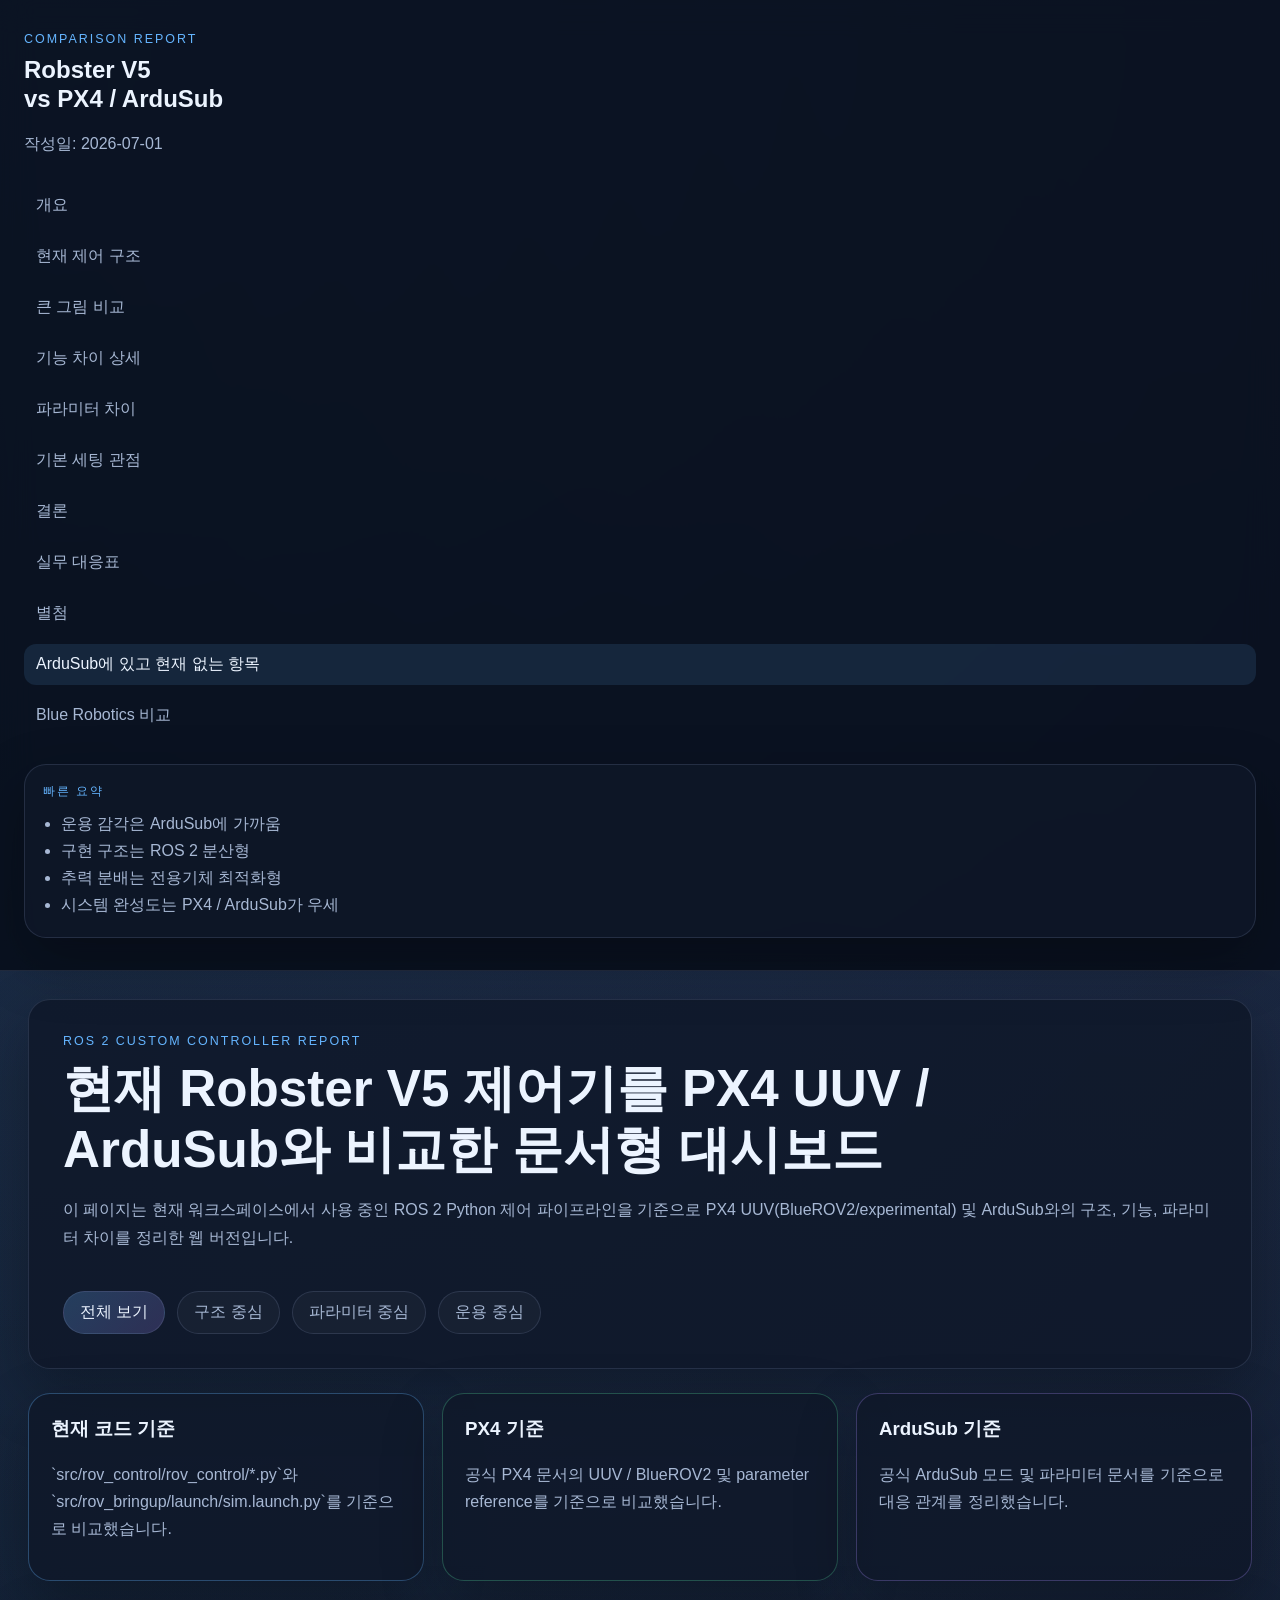
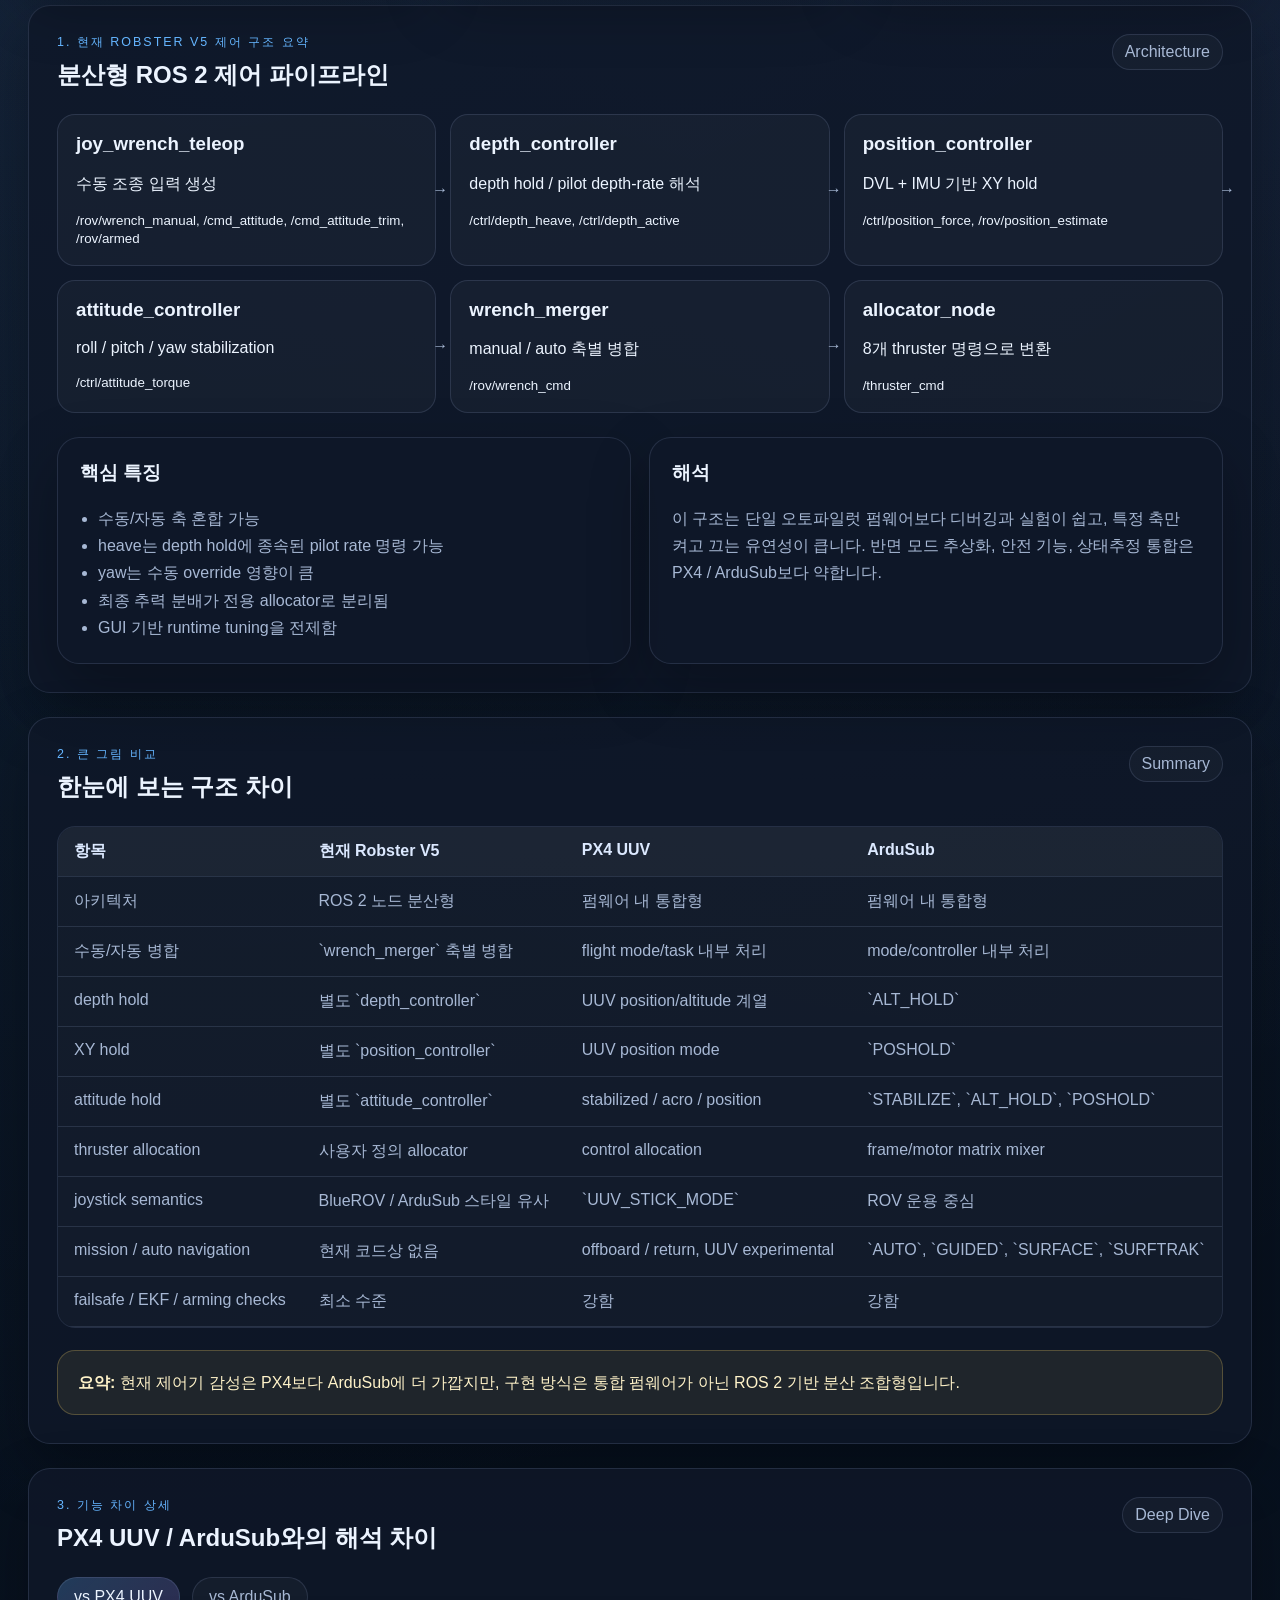
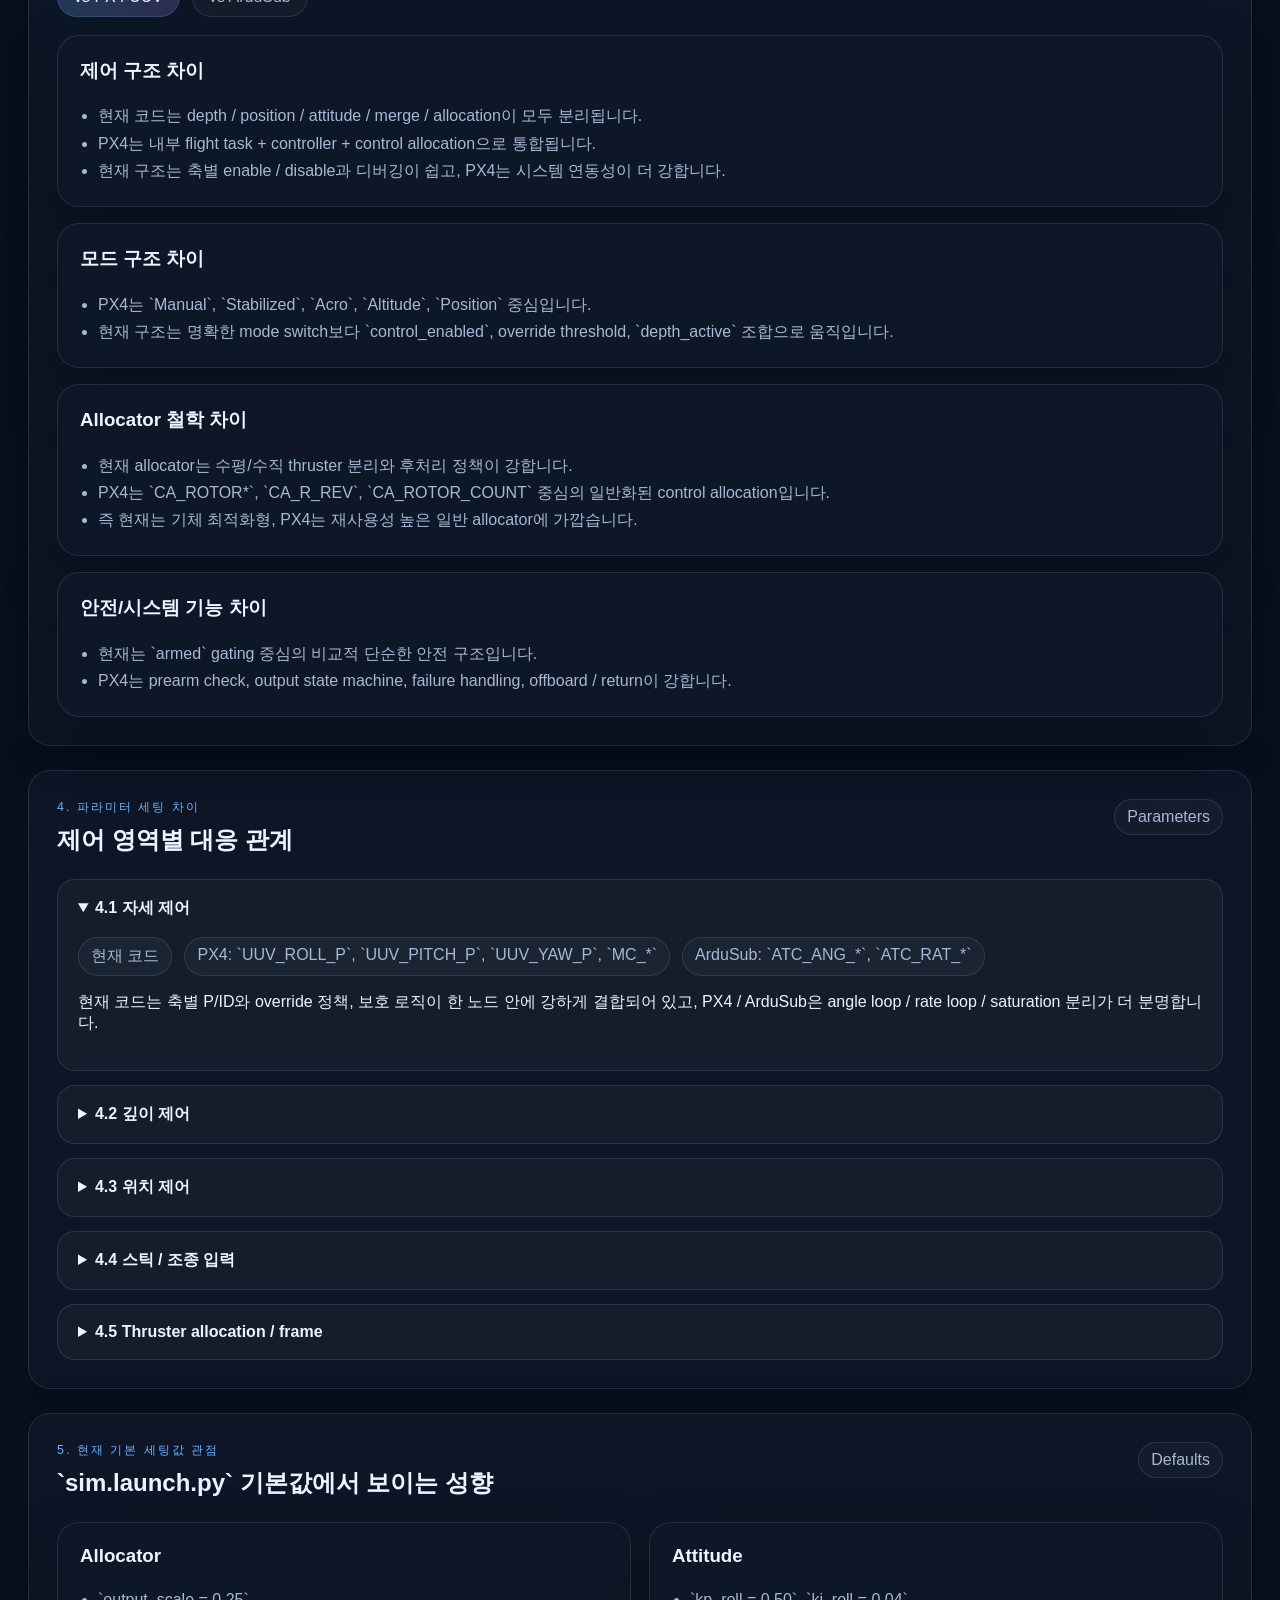
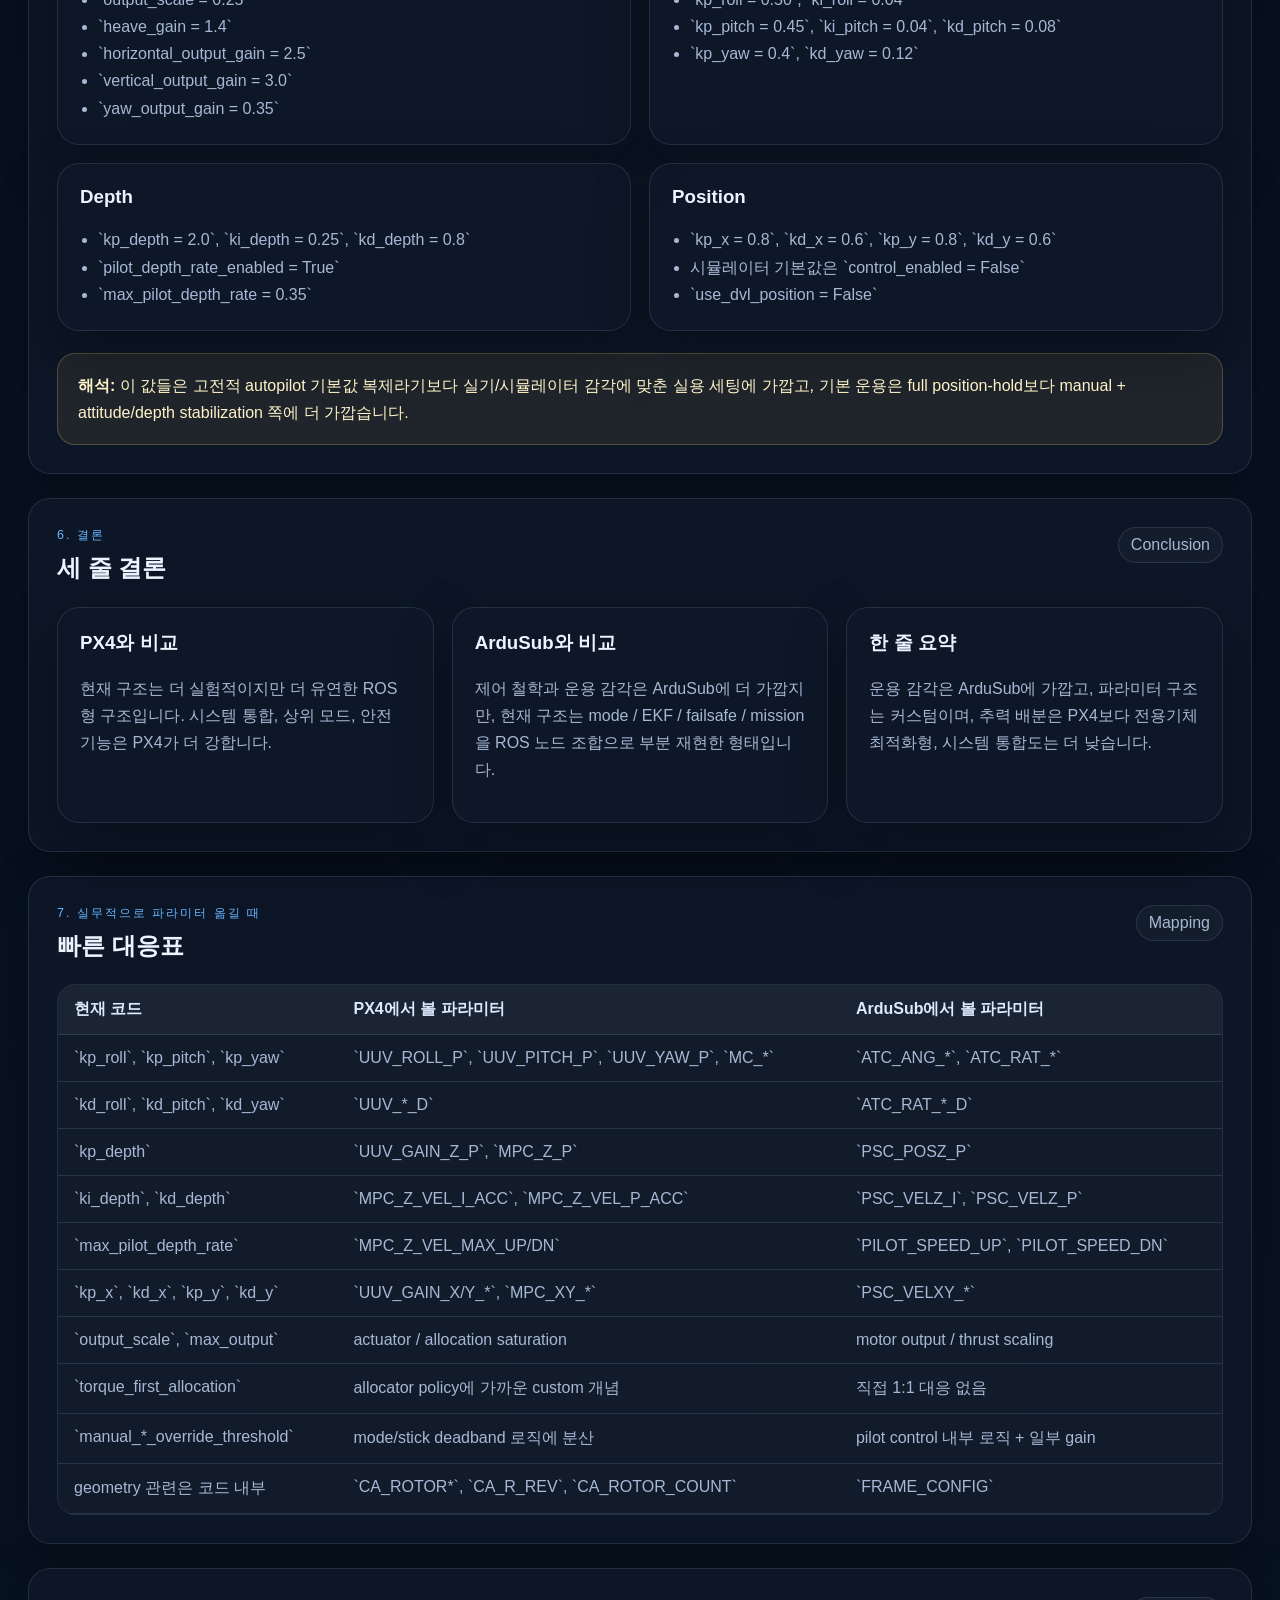
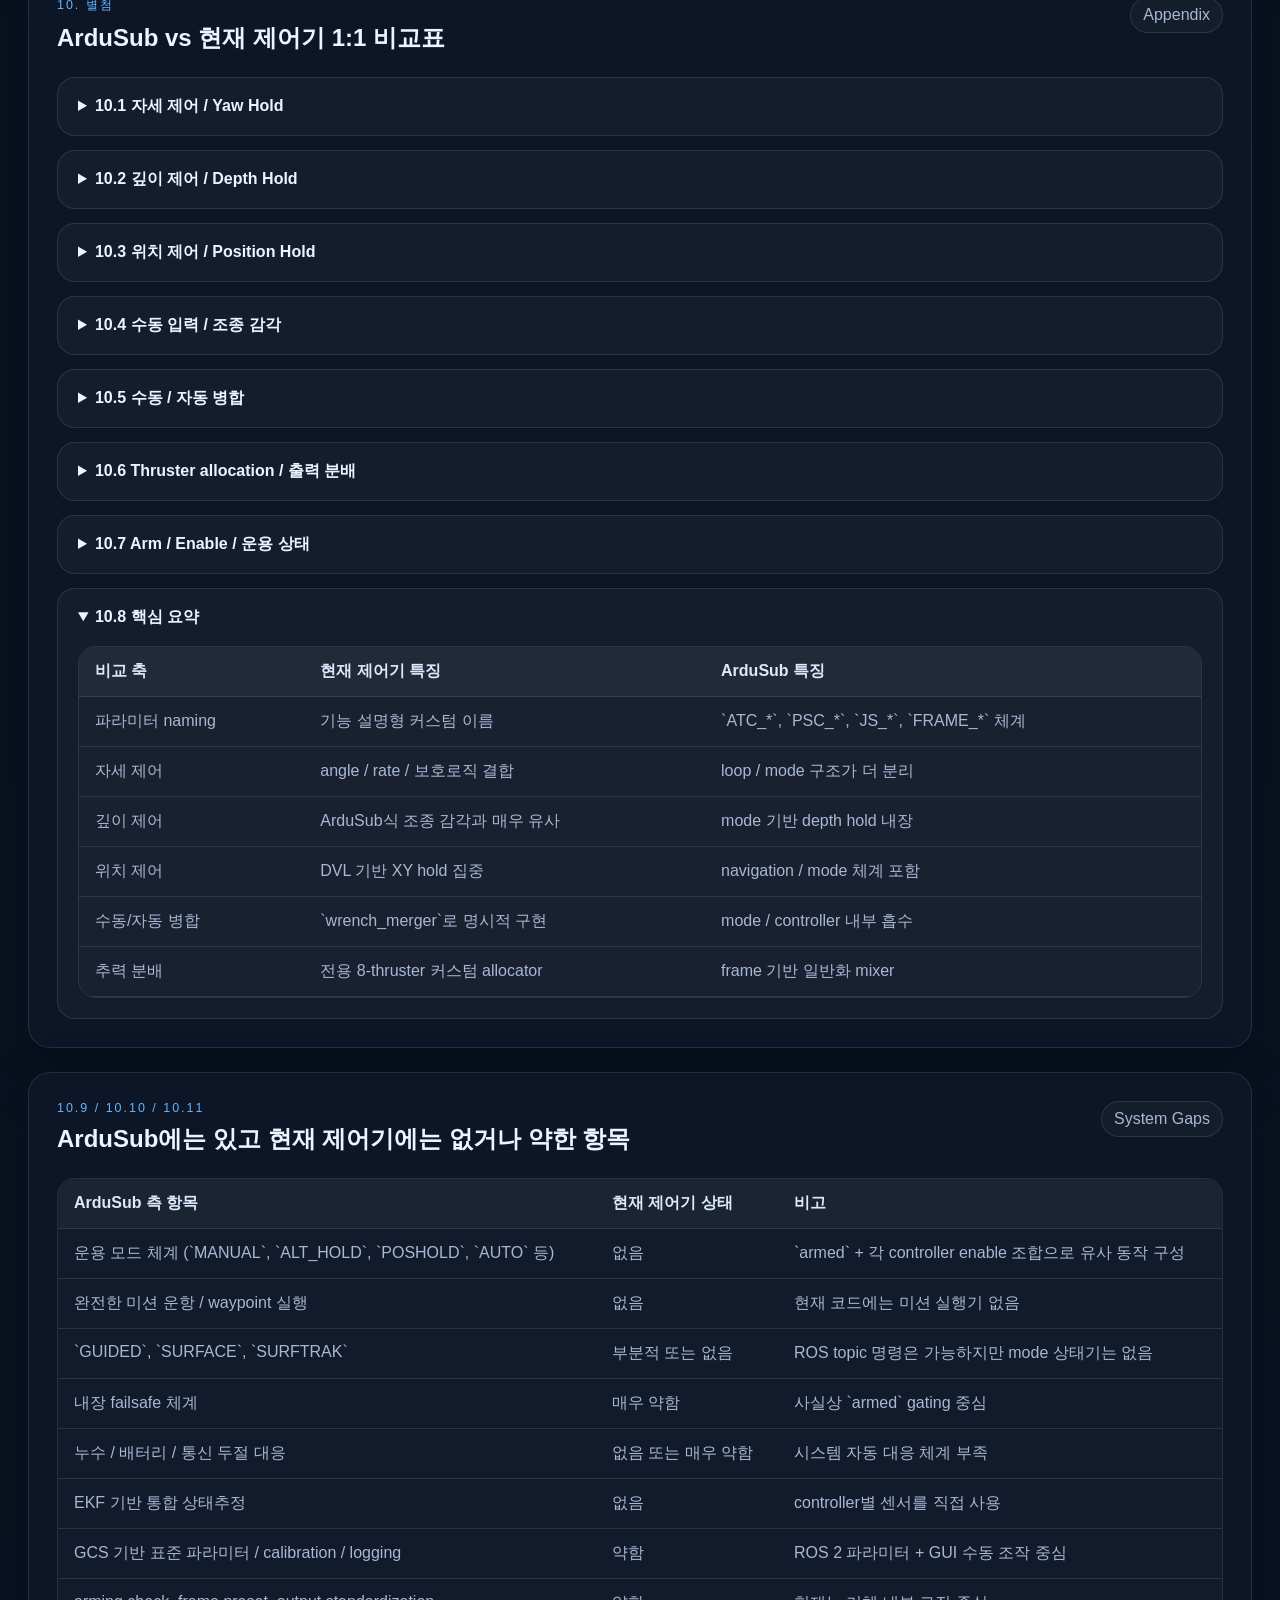
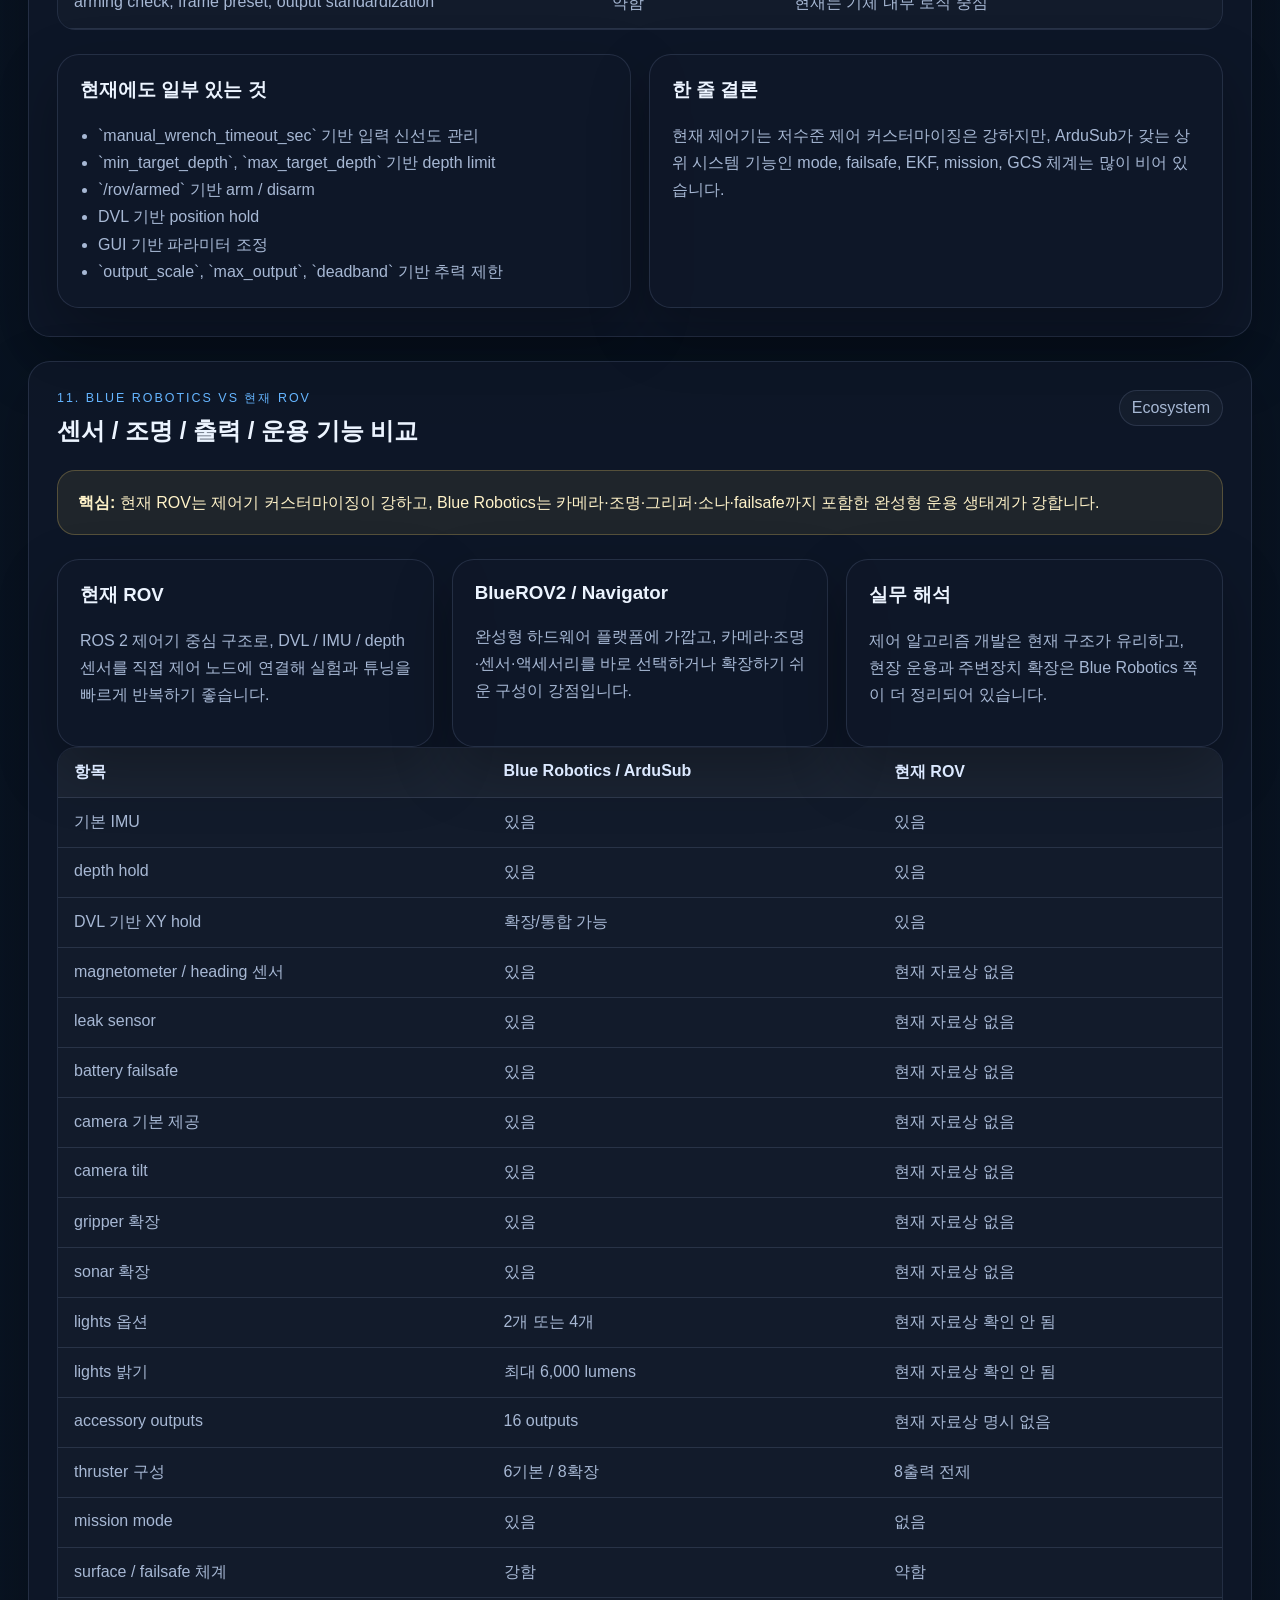
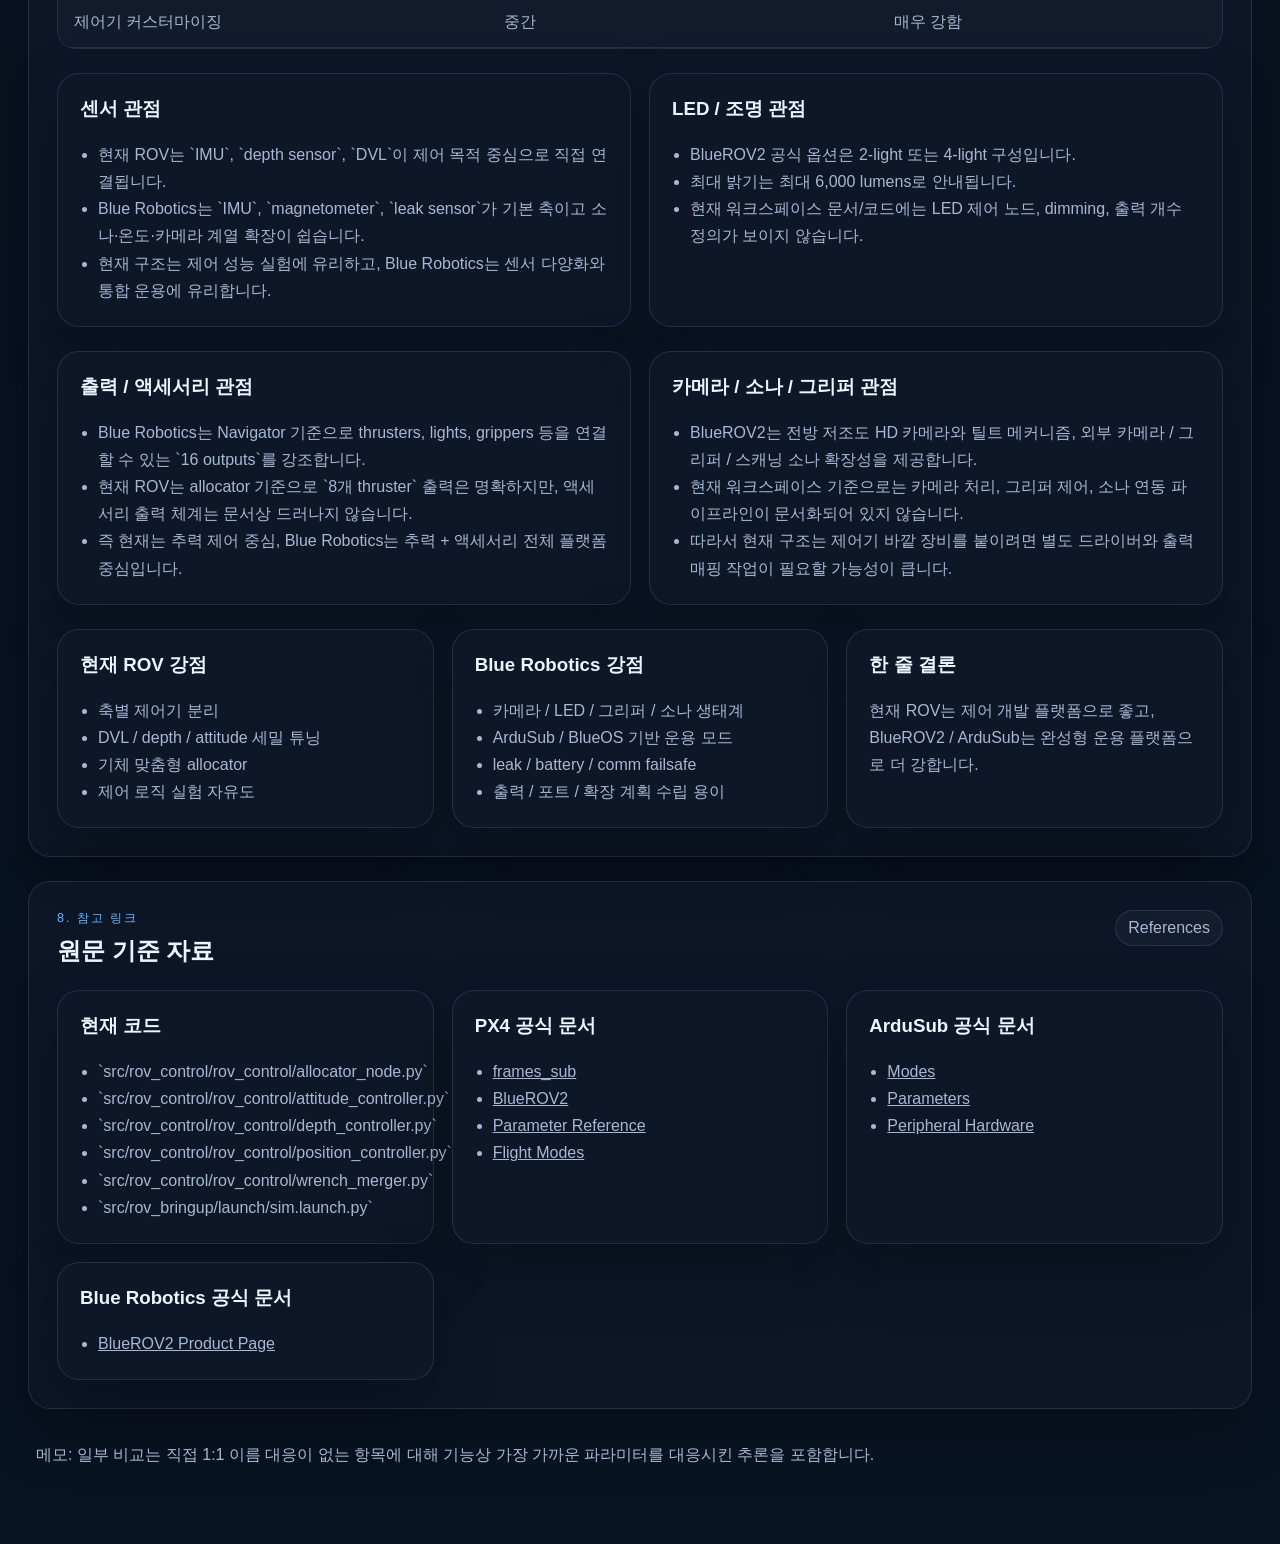
<file: px4_ardusub_comparison/px4_ardusub_comparison.html>
<!DOCTYPE html>
<html lang="ko">
<head>
  <meta charset="UTF-8" />
  <meta name="viewport" content="width=device-width, initial-scale=1.0" />
  <title>Robster V5 vs PX4 / ArduSub 비교 정리</title>
  <link rel="stylesheet" href="styles.css" />
</head>
<body>
  <div class="page-shell">
    <aside class="sidebar">
      <div class="brand">
        <p class="eyebrow">Comparison Report</p>
        <h1>Robster V5<br />vs PX4 / ArduSub</h1>
        <p class="meta">작성일: 2026-07-01</p>
      </div>

      <nav class="toc">
        <a href="#overview">개요</a>
        <a href="#architecture">현재 제어 구조</a>
        <a href="#big-picture">큰 그림 비교</a>
        <a href="#feature-diff">기능 차이 상세</a>
        <a href="#parameters">파라미터 차이</a>
        <a href="#defaults">기본 세팅 관점</a>
        <a href="#conclusion">결론</a>
        <a href="#mapping">실무 대응표</a>
        <a href="#appendix">별첨</a>
        <a href="#gaps">ArduSub에 있고 현재 없는 항목</a>
        <a href="#bluerobotics-compare">Blue Robotics 비교</a>
      </nav>

      <div class="sidebar-card">
        <p class="sidebar-label">빠른 요약</p>
        <ul>
          <li>운용 감각은 ArduSub에 가까움</li>
          <li>구현 구조는 ROS 2 분산형</li>
          <li>추력 분배는 전용기체 최적화형</li>
          <li>시스템 완성도는 PX4 / ArduSub가 우세</li>
        </ul>
      </div>
    </aside>

    <main class="content">
      <section id="overview" class="hero">
        <div>
          <p class="eyebrow">ROS 2 Custom Controller Report</p>
          <h2>현재 Robster V5 제어기를 PX4 UUV / ArduSub와 비교한 문서형 대시보드</h2>
          <p class="hero-text">
            이 페이지는 현재 워크스페이스에서 사용 중인 ROS 2 Python 제어 파이프라인을 기준으로
            PX4 UUV(BlueROV2/experimental) 및 ArduSub와의 구조, 기능, 파라미터 차이를 정리한 웹 버전입니다.
          </p>
        </div>
        <div class="hero-actions">
          <button class="chip-button is-active" data-filter="all">전체 보기</button>
          <button class="chip-button" data-filter="architecture">구조 중심</button>
          <button class="chip-button" data-filter="params">파라미터 중심</button>
          <button class="chip-button" data-filter="operations">운용 중심</button>
        </div>
      </section>

      <section class="card-grid" data-category="operations">
        <article class="info-card accent-blue">
          <h3>현재 코드 기준</h3>
          <p>`src/rov_control/rov_control/*.py`와 `src/rov_bringup/launch/sim.launch.py`를 기준으로 비교했습니다.</p>
        </article>
        <article class="info-card accent-green">
          <h3>PX4 기준</h3>
          <p>공식 PX4 문서의 UUV / BlueROV2 및 parameter reference를 기준으로 비교했습니다.</p>
        </article>
        <article class="info-card accent-purple">
          <h3>ArduSub 기준</h3>
          <p>공식 ArduSub 모드 및 파라미터 문서를 기준으로 대응 관계를 정리했습니다.</p>
        </article>
      </section>

      <section id="architecture" class="panel" data-category="architecture">
        <div class="panel-heading">
          <div>
            <p class="section-kicker">1. 현재 Robster V5 제어 구조 요약</p>
            <h2>분산형 ROS 2 제어 파이프라인</h2>
          </div>
          <span class="badge">Architecture</span>
        </div>

        <div class="pipeline">
          <div class="pipeline-node">
            <h3>joy_wrench_teleop</h3>
            <p>수동 조종 입력 생성</p>
            <small>/rov/wrench_manual, /cmd_attitude, /cmd_attitude_trim, /rov/armed</small>
          </div>
          <div class="pipeline-node">
            <h3>depth_controller</h3>
            <p>depth hold / pilot depth-rate 해석</p>
            <small>/ctrl/depth_heave, /ctrl/depth_active</small>
          </div>
          <div class="pipeline-node">
            <h3>position_controller</h3>
            <p>DVL + IMU 기반 XY hold</p>
            <small>/ctrl/position_force, /rov/position_estimate</small>
          </div>
          <div class="pipeline-node">
            <h3>attitude_controller</h3>
            <p>roll / pitch / yaw stabilization</p>
            <small>/ctrl/attitude_torque</small>
          </div>
          <div class="pipeline-node">
            <h3>wrench_merger</h3>
            <p>manual / auto 축별 병합</p>
            <small>/rov/wrench_cmd</small>
          </div>
          <div class="pipeline-node">
            <h3>allocator_node</h3>
            <p>8개 thruster 명령으로 변환</p>
            <small>/thruster_cmd</small>
          </div>
        </div>

        <div class="two-column">
          <div class="subpanel">
            <h3>핵심 특징</h3>
            <ul class="check-list">
              <li>수동/자동 축 혼합 가능</li>
              <li>heave는 depth hold에 종속된 pilot rate 명령 가능</li>
              <li>yaw는 수동 override 영향이 큼</li>
              <li>최종 추력 분배가 전용 allocator로 분리됨</li>
              <li>GUI 기반 runtime tuning을 전제함</li>
            </ul>
          </div>
          <div class="subpanel">
            <h3>해석</h3>
            <p>
              이 구조는 단일 오토파일럿 펌웨어보다 디버깅과 실험이 쉽고, 특정 축만 켜고 끄는 유연성이 큽니다.
              반면 모드 추상화, 안전 기능, 상태추정 통합은 PX4 / ArduSub보다 약합니다.
            </p>
          </div>
        </div>
      </section>

      <section id="big-picture" class="panel" data-category="architecture operations">
        <div class="panel-heading">
          <div>
            <p class="section-kicker">2. 큰 그림 비교</p>
            <h2>한눈에 보는 구조 차이</h2>
          </div>
          <span class="badge">Summary</span>
        </div>

        <div class="table-wrap">
          <table>
            <thead>
              <tr>
                <th>항목</th>
                <th>현재 Robster V5</th>
                <th>PX4 UUV</th>
                <th>ArduSub</th>
              </tr>
            </thead>
            <tbody>
              <tr><td>아키텍처</td><td>ROS 2 노드 분산형</td><td>펌웨어 내 통합형</td><td>펌웨어 내 통합형</td></tr>
              <tr><td>수동/자동 병합</td><td>`wrench_merger` 축별 병합</td><td>flight mode/task 내부 처리</td><td>mode/controller 내부 처리</td></tr>
              <tr><td>depth hold</td><td>별도 `depth_controller`</td><td>UUV position/altitude 계열</td><td>`ALT_HOLD`</td></tr>
              <tr><td>XY hold</td><td>별도 `position_controller`</td><td>UUV position mode</td><td>`POSHOLD`</td></tr>
              <tr><td>attitude hold</td><td>별도 `attitude_controller`</td><td>stabilized / acro / position</td><td>`STABILIZE`, `ALT_HOLD`, `POSHOLD`</td></tr>
              <tr><td>thruster allocation</td><td>사용자 정의 allocator</td><td>control allocation</td><td>frame/motor matrix mixer</td></tr>
              <tr><td>joystick semantics</td><td>BlueROV / ArduSub 스타일 유사</td><td>`UUV_STICK_MODE`</td><td>ROV 운용 중심</td></tr>
              <tr><td>mission / auto navigation</td><td>현재 코드상 없음</td><td>offboard / return, UUV experimental</td><td>`AUTO`, `GUIDED`, `SURFACE`, `SURFTRAK`</td></tr>
              <tr><td>failsafe / EKF / arming checks</td><td>최소 수준</td><td>강함</td><td>강함</td></tr>
            </tbody>
          </table>
        </div>

        <div class="highlight-callout">
          <strong>요약:</strong> 현재 제어기 감성은 PX4보다 ArduSub에 더 가깝지만, 구현 방식은 통합 펌웨어가 아닌 ROS 2 기반 분산 조합형입니다.
        </div>
      </section>

      <section id="feature-diff" class="panel" data-category="architecture operations">
        <div class="panel-heading">
          <div>
            <p class="section-kicker">3. 기능 차이 상세</p>
            <h2>PX4 UUV / ArduSub와의 해석 차이</h2>
          </div>
          <span class="badge">Deep Dive</span>
        </div>

        <div class="tabs" role="tablist" aria-label="기능 비교 탭">
          <button class="tab is-active" role="tab" data-tab-target="px4">vs PX4 UUV</button>
          <button class="tab" role="tab" data-tab-target="ardusub">vs ArduSub</button>
        </div>

        <div class="tab-panel is-active" id="px4">
          <div class="stacked-cards">
            <article class="subpanel">
              <h3>제어 구조 차이</h3>
              <ul>
                <li>현재 코드는 depth / position / attitude / merge / allocation이 모두 분리됩니다.</li>
                <li>PX4는 내부 flight task + controller + control allocation으로 통합됩니다.</li>
                <li>현재 구조는 축별 enable / disable과 디버깅이 쉽고, PX4는 시스템 연동성이 더 강합니다.</li>
              </ul>
            </article>
            <article class="subpanel">
              <h3>모드 구조 차이</h3>
              <ul>
                <li>PX4는 `Manual`, `Stabilized`, `Acro`, `Altitude`, `Position` 중심입니다.</li>
                <li>현재 구조는 명확한 mode switch보다 `control_enabled`, override threshold, `depth_active` 조합으로 움직입니다.</li>
              </ul>
            </article>
            <article class="subpanel">
              <h3>Allocator 철학 차이</h3>
              <ul>
                <li>현재 allocator는 수평/수직 thruster 분리와 후처리 정책이 강합니다.</li>
                <li>PX4는 `CA_ROTOR*`, `CA_R_REV`, `CA_ROTOR_COUNT` 중심의 일반화된 control allocation입니다.</li>
                <li>즉 현재는 기체 최적화형, PX4는 재사용성 높은 일반 allocator에 가깝습니다.</li>
              </ul>
            </article>
            <article class="subpanel">
              <h3>안전/시스템 기능 차이</h3>
              <ul>
                <li>현재는 `armed` gating 중심의 비교적 단순한 안전 구조입니다.</li>
                <li>PX4는 prearm check, output state machine, failure handling, offboard / return이 강합니다.</li>
              </ul>
            </article>
          </div>
        </div>

        <div class="tab-panel" id="ardusub">
          <div class="stacked-cards">
            <article class="subpanel">
              <h3>가까운 부분</h3>
              <ul>
                <li>manual heave를 depth-rate request로 해석하는 감각</li>
                <li>수동 조종 시 자동 hold를 약화하거나 해제하는 구조</li>
                <li>vectored ROV 조이스틱 운용 전제</li>
                <li>position hold / depth hold / stabilized 개념 분리</li>
              </ul>
            </article>
            <article class="subpanel">
              <h3>다른 부분</h3>
              <ul>
                <li>ArduSub은 mode 중심, 현재 코드는 노드 enable 중심입니다.</li>
                <li>ArduSub은 EKF / mission / failsafe가 내장되어 있습니다.</li>
                <li>현재 position controller는 DVL + PD 기반 XY hold에 집중합니다.</li>
                <li>현재 attitude controller는 heave / XY motion protection 같은 커스텀 보호 로직이 많습니다.</li>
                <li>현재 allocator는 ArduSub frame mixer보다 더 커스텀성이 강합니다.</li>
              </ul>
            </article>
          </div>
        </div>
      </section>

      <section id="parameters" class="panel" data-category="params">
        <div class="panel-heading">
          <div>
            <p class="section-kicker">4. 파라미터 세팅 차이</p>
            <h2>제어 영역별 대응 관계</h2>
          </div>
          <span class="badge">Parameters</span>
        </div>

        <div class="accordion-group">
          <details open>
            <summary>4.1 자세 제어</summary>
            <div class="details-body">
              <div class="tag-row">
                <span class="tag">현재 코드</span>
                <span class="tag">PX4: `UUV_ROLL_P`, `UUV_PITCH_P`, `UUV_YAW_P`, `MC_*`</span>
                <span class="tag">ArduSub: `ATC_ANG_*`, `ATC_RAT_*`</span>
              </div>
              <p>현재 코드는 축별 P/ID와 override 정책, 보호 로직이 한 노드 안에 강하게 결합되어 있고, PX4 / ArduSub은 angle loop / rate loop / saturation 분리가 더 분명합니다.</p>
            </div>
          </details>

          <details>
            <summary>4.2 깊이 제어</summary>
            <div class="details-body">
              <div class="tag-row">
                <span class="tag">현재 코드</span>
                <span class="tag">PX4: `UUV_GAIN_Z_P`, `MPC_Z_*`</span>
                <span class="tag">ArduSub: `PSC_POSZ_P`, `PSC_VELZ_*`</span>
              </div>
              <p>현재 depth controller는 ArduSub와 매우 유사한 조종 감각을 목표로 하며, pilot heave → depth-rate 명령, stick release → 현재 depth hold 흐름을 가집니다.</p>
            </div>
          </details>

          <details>
            <summary>4.3 위치 제어</summary>
            <div class="details-body">
              <div class="tag-row">
                <span class="tag">현재 코드</span>
                <span class="tag">PX4: `UUV_GAIN_X/Y_*`, `MPC_XY_*`</span>
                <span class="tag">ArduSub: `PSC_VELXY_*`</span>
              </div>
              <p>현재 위치 제어는 PD 기반 XY hold 중심이며, DVL position 유무에 따라 velocity integration fallback을 갖습니다.</p>
            </div>
          </details>

          <details>
            <summary>4.4 스틱 / 조종 입력</summary>
            <div class="details-body">
              <div class="tag-row">
                <span class="tag">현재 코드</span>
                <span class="tag">PX4: `UUV_STICK_MODE`, `UUV_SGM_*`, `UUV_RGM_*`</span>
                <span class="tag">ArduSub: `JS_GAIN_*`, `JS_THR_GAIN`</span>
              </div>
              <p>현재 입력 계층은 ArduSub처럼 파일럿 운용성을 중시하지만, GCS 중심이 아니라 ROS 노드 파라미터로 직접 정의됩니다.</p>
            </div>
          </details>

          <details>
            <summary>4.5 Thruster allocation / frame</summary>
            <div class="details-body">
              <div class="tag-row">
                <span class="tag">현재 코드</span>
                <span class="tag">PX4: `CA_ROTOR*`, `CA_R_REV`</span>
                <span class="tag">ArduSub: `FRAME_CONFIG`, `MOT_*`</span>
              </div>
              <p>현재 allocator는 frame geometry와 운용 정책이 섞여 있는 커스텀 allocator이고, PX4 / ArduSub은 상대적으로 더 일반화된 체계를 제공합니다.</p>
            </div>
          </details>
        </div>
      </section>

      <section id="defaults" class="panel" data-category="params operations">
        <div class="panel-heading">
          <div>
            <p class="section-kicker">5. 현재 기본 세팅값 관점</p>
            <h2>`sim.launch.py` 기본값에서 보이는 성향</h2>
          </div>
          <span class="badge">Defaults</span>
        </div>

        <div class="stats-grid">
          <article class="stat-card">
            <h3>Allocator</h3>
            <ul>
              <li>`output_scale = 0.25`</li>
              <li>`heave_gain = 1.4`</li>
              <li>`horizontal_output_gain = 2.5`</li>
              <li>`vertical_output_gain = 3.0`</li>
              <li>`yaw_output_gain = 0.35`</li>
            </ul>
          </article>
          <article class="stat-card">
            <h3>Attitude</h3>
            <ul>
              <li>`kp_roll = 0.50`, `ki_roll = 0.04`</li>
              <li>`kp_pitch = 0.45`, `ki_pitch = 0.04`, `kd_pitch = 0.08`</li>
              <li>`kp_yaw = 0.4`, `kd_yaw = 0.12`</li>
            </ul>
          </article>
          <article class="stat-card">
            <h3>Depth</h3>
            <ul>
              <li>`kp_depth = 2.0`, `ki_depth = 0.25`, `kd_depth = 0.8`</li>
              <li>`pilot_depth_rate_enabled = True`</li>
              <li>`max_pilot_depth_rate = 0.35`</li>
            </ul>
          </article>
          <article class="stat-card">
            <h3>Position</h3>
            <ul>
              <li>`kp_x = 0.8`, `kd_x = 0.6`, `kp_y = 0.8`, `kd_y = 0.6`</li>
              <li>시뮬레이터 기본값은 `control_enabled = False`</li>
              <li>`use_dvl_position = False`</li>
            </ul>
          </article>
        </div>

        <div class="highlight-callout">
          <strong>해석:</strong> 이 값들은 고전적 autopilot 기본값 복제라기보다 실기/시뮬레이터 감각에 맞춘 실용 세팅에 가깝고, 기본 운용은 full position-hold보다 manual + attitude/depth stabilization 쪽에 더 가깝습니다.
        </div>
      </section>

      <section id="conclusion" class="panel" data-category="operations architecture">
        <div class="panel-heading">
          <div>
            <p class="section-kicker">6. 결론</p>
            <h2>세 줄 결론</h2>
          </div>
          <span class="badge">Conclusion</span>
        </div>

        <div class="three-up">
          <article class="summary-card">
            <h3>PX4와 비교</h3>
            <p>현재 구조는 더 실험적이지만 더 유연한 ROS형 구조입니다. 시스템 통합, 상위 모드, 안전 기능은 PX4가 더 강합니다.</p>
          </article>
          <article class="summary-card">
            <h3>ArduSub와 비교</h3>
            <p>제어 철학과 운용 감각은 ArduSub에 더 가깝지만, 현재 구조는 mode / EKF / failsafe / mission을 ROS 노드 조합으로 부분 재현한 형태입니다.</p>
          </article>
          <article class="summary-card">
            <h3>한 줄 요약</h3>
            <p>운용 감각은 ArduSub에 가깝고, 파라미터 구조는 커스텀이며, 추력 배분은 PX4보다 전용기체 최적화형, 시스템 통합도는 더 낮습니다.</p>
          </article>
        </div>
      </section>

      <section id="mapping" class="panel" data-category="params">
        <div class="panel-heading">
          <div>
            <p class="section-kicker">7. 실무적으로 파라미터 옮길 때</p>
            <h2>빠른 대응표</h2>
          </div>
          <span class="badge">Mapping</span>
        </div>

        <div class="table-wrap">
          <table>
            <thead>
              <tr>
                <th>현재 코드</th>
                <th>PX4에서 볼 파라미터</th>
                <th>ArduSub에서 볼 파라미터</th>
              </tr>
            </thead>
            <tbody>
              <tr><td>`kp_roll`, `kp_pitch`, `kp_yaw`</td><td>`UUV_ROLL_P`, `UUV_PITCH_P`, `UUV_YAW_P`, `MC_*`</td><td>`ATC_ANG_*`, `ATC_RAT_*`</td></tr>
              <tr><td>`kd_roll`, `kd_pitch`, `kd_yaw`</td><td>`UUV_*_D`</td><td>`ATC_RAT_*_D`</td></tr>
              <tr><td>`kp_depth`</td><td>`UUV_GAIN_Z_P`, `MPC_Z_P`</td><td>`PSC_POSZ_P`</td></tr>
              <tr><td>`ki_depth`, `kd_depth`</td><td>`MPC_Z_VEL_I_ACC`, `MPC_Z_VEL_P_ACC`</td><td>`PSC_VELZ_I`, `PSC_VELZ_P`</td></tr>
              <tr><td>`max_pilot_depth_rate`</td><td>`MPC_Z_VEL_MAX_UP/DN`</td><td>`PILOT_SPEED_UP`, `PILOT_SPEED_DN`</td></tr>
              <tr><td>`kp_x`, `kd_x`, `kp_y`, `kd_y`</td><td>`UUV_GAIN_X/Y_*`, `MPC_XY_*`</td><td>`PSC_VELXY_*`</td></tr>
              <tr><td>`output_scale`, `max_output`</td><td>actuator / allocation saturation</td><td>motor output / thrust scaling</td></tr>
              <tr><td>`torque_first_allocation`</td><td>allocator policy에 가까운 custom 개념</td><td>직접 1:1 대응 없음</td></tr>
              <tr><td>`manual_*_override_threshold`</td><td>mode/stick deadband 로직에 분산</td><td>pilot control 내부 로직 + 일부 gain</td></tr>
              <tr><td>geometry 관련은 코드 내부</td><td>`CA_ROTOR*`, `CA_R_REV`, `CA_ROTOR_COUNT`</td><td>`FRAME_CONFIG`</td></tr>
            </tbody>
          </table>
        </div>
      </section>

      <section id="appendix" class="panel" data-category="params architecture">
        <div class="panel-heading">
          <div>
            <p class="section-kicker">10. 별첨</p>
            <h2>ArduSub vs 현재 제어기 1:1 비교표</h2>
          </div>
          <span class="badge">Appendix</span>
        </div>

        <div class="accordion-group appendix-group">
          <details>
            <summary>10.1 자세 제어 / Yaw Hold</summary>
            <div class="details-body">
              <div class="table-wrap">
                <table>
                  <thead>
                    <tr>
                      <th>기능 항목</th>
                      <th>현재 제어기</th>
                      <th>기본값</th>
                      <th>ArduSub 대응</th>
                    </tr>
                  </thead>
                  <tbody>
                    <tr><td>Roll 각도 비례 이득</td><td>`kp_roll`</td><td>0.50</td><td>`ATC_ANG_RLL_P`</td></tr>
                    <tr><td>Roll 적분 이득</td><td>`ki_roll`</td><td>0.04</td><td>`ATC_RAT_RLL_I`</td></tr>
                    <tr><td>Pitch 각도 비례 이득</td><td>`kp_pitch`</td><td>0.45</td><td>`ATC_ANG_PIT_P`</td></tr>
                    <tr><td>Pitch 적분 이득</td><td>`ki_pitch`</td><td>0.04</td><td>`ATC_RAT_PIT_I`</td></tr>
                    <tr><td>Yaw hold 비례 이득</td><td>`kp_yaw`</td><td>0.4</td><td>`ATC_ANG_YAW_P`</td></tr>
                    <tr><td>Yaw 감쇠 이득</td><td>`kd_yaw`</td><td>0.12</td><td>`ATC_RAT_YAW_D`</td></tr>
                    <tr><td>Yaw hold 사용 여부</td><td>`yaw_hold_enabled`</td><td>True</td><td>mode 동작에 내장</td></tr>
                    <tr><td>수동 yaw override 기준</td><td>`yaw_manual_override_threshold`</td><td>0.02</td><td>RC deadband / pilot 로직</td></tr>
                    <tr><td>yaw release 후 목표 재캡처</td><td>`capture_yaw_target_on_release`</td><td>True</td><td>mode 동작에 내장</td></tr>
                    <tr><td>자세 필터 사용</td><td>`orientation_filter_enabled`</td><td>True</td><td>EKF / 필터 내부 설정</td></tr>
                    <tr><td>heave / XY motion protect</td><td>`heave_protect_*`, `xy_motion_protect_*`</td><td>커스텀</td><td>직접 1:1 없음</td></tr>
                  </tbody>
                </table>
              </div>
            </div>
          </details>

          <details>
            <summary>10.2 깊이 제어 / Depth Hold</summary>
            <div class="details-body">
              <div class="table-wrap">
                <table>
                  <thead>
                    <tr>
                      <th>기능 항목</th>
                      <th>현재 제어기</th>
                      <th>기본값</th>
                      <th>ArduSub 대응</th>
                    </tr>
                  </thead>
                  <tbody>
                    <tr><td>깊이 위치 P</td><td>`kp_depth`</td><td>2.0</td><td>`PSC_POSZ_P`</td></tr>
                    <tr><td>깊이 적분 I</td><td>`ki_depth`</td><td>0.25</td><td>`PSC_VELZ_I`</td></tr>
                    <tr><td>깊이 감쇠 D</td><td>`kd_depth`</td><td>0.8</td><td>`PSC_VELZ_P`, `PSC_VELZ_D` 근접</td></tr>
                    <tr><td>수직 출력 상한</td><td>`max_heave`</td><td>2.0</td><td>`PILOT_SPEED_*` 계열과 조합</td></tr>
                    <tr><td>상승 출력 상한</td><td>`max_upward_heave`</td><td>0.8</td><td>`PILOT_SPEED_UP`</td></tr>
                    <tr><td>적분 한계</td><td>`depth_integral_limit`</td><td>2.0</td><td>`PSC_VELZ_IMAX`</td></tr>
                    <tr><td>pilot depth-rate 모드</td><td>`pilot_depth_rate_enabled`</td><td>True</td><td>`ALT_HOLD` 조작 개념</td></tr>
                    <tr><td>최대 pilot depth-rate</td><td>`max_pilot_depth_rate`</td><td>0.35</td><td>`PILOT_SPEED_UP`, `PILOT_SPEED_DN`</td></tr>
                    <tr><td>센서 오프셋 보정</td><td>`depth_sensor_offset_compensation_enabled`</td><td>True</td><td>직접 1:1 없음</td></tr>
                  </tbody>
                </table>
              </div>
            </div>
          </details>

          <details>
            <summary>10.3 위치 제어 / Position Hold</summary>
            <div class="details-body">
              <div class="table-wrap">
                <table>
                  <thead>
                    <tr>
                      <th>기능 항목</th>
                      <th>현재 제어기</th>
                      <th>기본값</th>
                      <th>ArduSub 대응</th>
                    </tr>
                  </thead>
                  <tbody>
                    <tr><td>X 위치 비례 이득</td><td>`kp_x`</td><td>0.8</td><td>`PSC_VELXY_P` 근접</td></tr>
                    <tr><td>X 감쇠 이득</td><td>`kd_x`</td><td>0.6</td><td>`PSC_VELXY_D`</td></tr>
                    <tr><td>Y 위치 비례 이득</td><td>`kp_y`</td><td>0.8</td><td>`PSC_VELXY_P` 근접</td></tr>
                    <tr><td>Y 감쇠 이득</td><td>`kd_y`</td><td>0.6</td><td>`PSC_VELXY_D`</td></tr>
                    <tr><td>수동 XY override 기준</td><td>`manual_xy_override_threshold`</td><td>0.05</td><td>pilot stick deadband</td></tr>
                    <tr><td>초기 hold 목표 캡처</td><td>`capture_initial_position_target`</td><td>True</td><td>`POSHOLD` 진입 동작</td></tr>
                    <tr><td>DVL position 직접 사용</td><td>`use_dvl_position`</td><td>False</td><td>EKF / DVL integration 설정</td></tr>
                    <tr><td>velocity 적분 fallback</td><td>`integrate_dvl_velocity_when_position_unavailable`</td><td>True</td><td>직접 1:1 없음</td></tr>
                  </tbody>
                </table>
              </div>
            </div>
          </details>

          <details>
            <summary>10.4 수동 입력 / 조종 감각</summary>
            <div class="details-body">
              <div class="table-wrap">
                <table>
                  <thead>
                    <tr>
                      <th>기능 항목</th>
                      <th>현재 제어기</th>
                      <th>기본값</th>
                      <th>ArduSub 대응</th>
                    </tr>
                  </thead>
                  <tbody>
                    <tr><td>전후진 축 매핑</td><td>`axis_surge`</td><td>4</td><td>joystick mapping</td></tr>
                    <tr><td>좌우 이동 축 매핑</td><td>`axis_sway`</td><td>3</td><td>joystick mapping</td></tr>
                    <tr><td>상하 이동 축 매핑</td><td>`axis_heave`</td><td>1</td><td>joystick mapping</td></tr>
                    <tr><td>yaw 축 매핑</td><td>`axis_yaw`</td><td>0</td><td>joystick mapping</td></tr>
                    <tr><td>speed scale</td><td>`speed_scale`</td><td>0.50</td><td>`JS_GAIN_DEFAULT`</td></tr>
                    <tr><td>입력 expo</td><td>`input_expo`</td><td>1.6</td><td>expo 관련 RC tuning</td></tr>
                    <tr><td>입력 필터</td><td>`input_filter_alpha`</td><td>0.35</td><td>직접 1:1 없음</td></tr>
                  </tbody>
                </table>
              </div>
            </div>
          </details>

          <details>
            <summary>10.5 수동 / 자동 병합</summary>
            <div class="details-body">
              <div class="table-wrap">
                <table>
                  <thead>
                    <tr>
                      <th>기능 항목</th>
                      <th>현재 제어기</th>
                      <th>기본값</th>
                      <th>ArduSub 대응</th>
                    </tr>
                  </thead>
                  <tbody>
                    <tr><td>병합 주기</td><td>`publish_rate`</td><td>50.0</td><td>mode / controller loop rate</td></tr>
                    <tr><td>수동 heave override</td><td>`manual_heave_override_threshold`</td><td>0.05</td><td>pilot input handling</td></tr>
                    <tr><td>수동 XY override</td><td>`manual_xy_override_threshold`</td><td>0.05</td><td>pilot input handling</td></tr>
                    <tr><td>수동 yaw override</td><td>`manual_yaw_override_threshold`</td><td>0.02</td><td>pilot input handling</td></tr>
                    <tr><td>수동 입력 freshness</td><td>`manual_wrench_timeout_sec`</td><td>0.5</td><td>RC timeout / failsafe</td></tr>
                  </tbody>
                </table>
              </div>
              <p class="note">이 동작은 ArduSub에서는 독립 파라미터보다 mode 로직 내부에 흡수되는 경우가 많습니다.</p>
            </div>
          </details>

          <details>
            <summary>10.6 Thruster allocation / 출력 분배</summary>
            <div class="details-body">
              <div class="table-wrap">
                <table>
                  <thead>
                    <tr>
                      <th>기능 항목</th>
                      <th>현재 제어기</th>
                      <th>기본값</th>
                      <th>ArduSub 대응</th>
                    </tr>
                  </thead>
                  <tbody>
                    <tr><td>heave gain</td><td>`heave_gain`</td><td>1.4</td><td>`FRAME_CONFIG` + motor scaling</td></tr>
                    <tr><td>수평 출력 gain</td><td>`horizontal_output_gain`</td><td>2.5</td><td>frame / motor mixer 내부</td></tr>
                    <tr><td>yaw 출력 gain</td><td>`yaw_output_gain`</td><td>0.35</td><td>`MOT_YAW_HEADROOM` 부분 유사</td></tr>
                    <tr><td>수직 출력 gain</td><td>`vertical_output_gain`</td><td>3.0</td><td>frame / motor scaling</td></tr>
                    <tr><td>토크 우선 배분</td><td>`torque_first_allocation`</td><td>True</td><td>직접 1:1 없음</td></tr>
                    <tr><td>출력 slew rate</td><td>`slew_rate`</td><td>4.0</td><td>`MOT_SLEWRATE` 계열</td></tr>
                    <tr><td>전체 출력 스케일</td><td>`output_scale`</td><td>0.25</td><td>gain / scaling 조합</td></tr>
                    <tr><td>레벨 보상 / pitch 보상</td><td>`level_*`, `surge_pitch_*`, `imu_pitch_*`</td><td>커스텀</td><td>직접 1:1 없음</td></tr>
                  </tbody>
                </table>
              </div>
            </div>
          </details>

          <details>
            <summary>10.7 Arm / Enable / 운용 상태</summary>
            <div class="details-body">
              <div class="table-wrap">
                <table>
                  <thead>
                    <tr>
                      <th>기능 항목</th>
                      <th>현재 제어기</th>
                      <th>기본값</th>
                      <th>ArduSub 대응</th>
                    </tr>
                  </thead>
                  <tbody>
                    <tr><td>자세 제어 enable</td><td>`control_enabled` (`attitude_controller`)</td><td>True</td><td>mode 선택</td></tr>
                    <tr><td>깊이 제어 enable</td><td>`control_enabled` (`depth_controller`)</td><td>True</td><td>`ALT_HOLD`</td></tr>
                    <tr><td>위치 제어 enable</td><td>`control_enabled` (`position_controller`)</td><td>False (sim)</td><td>`POSHOLD`</td></tr>
                    <tr><td>arm 상태 토픽</td><td>`armed_topic`</td><td>`/rov/armed`</td><td>arming state</td></tr>
                  </tbody>
                </table>
              </div>
            </div>
          </details>

          <details open>
            <summary>10.8 핵심 요약</summary>
            <div class="details-body">
              <div class="table-wrap">
                <table>
                  <thead>
                    <tr>
                      <th>비교 축</th>
                      <th>현재 제어기 특징</th>
                      <th>ArduSub 특징</th>
                    </tr>
                  </thead>
                  <tbody>
                    <tr><td>파라미터 naming</td><td>기능 설명형 커스텀 이름</td><td>`ATC_*`, `PSC_*`, `JS_*`, `FRAME_*` 체계</td></tr>
                    <tr><td>자세 제어</td><td>angle / rate / 보호로직 결합</td><td>loop / mode 구조가 더 분리</td></tr>
                    <tr><td>깊이 제어</td><td>ArduSub식 조종 감각과 매우 유사</td><td>mode 기반 depth hold 내장</td></tr>
                    <tr><td>위치 제어</td><td>DVL 기반 XY hold 집중</td><td>navigation / mode 체계 포함</td></tr>
                    <tr><td>수동/자동 병합</td><td>`wrench_merger`로 명시적 구현</td><td>mode / controller 내부 흡수</td></tr>
                    <tr><td>추력 분배</td><td>전용 8-thruster 커스텀 allocator</td><td>frame 기반 일반화 mixer</td></tr>
                  </tbody>
                </table>
              </div>
            </div>
          </details>
        </div>
      </section>

      <section id="gaps" class="panel" data-category="operations architecture">
        <div class="panel-heading">
          <div>
            <p class="section-kicker">10.9 / 10.10 / 10.11</p>
            <h2>ArduSub에는 있고 현재 제어기에는 없거나 약한 항목</h2>
          </div>
          <span class="badge">System Gaps</span>
        </div>

        <div class="table-wrap">
          <table>
            <thead>
              <tr>
                <th>ArduSub 측 항목</th>
                <th>현재 제어기 상태</th>
                <th>비고</th>
              </tr>
            </thead>
            <tbody>
              <tr><td>운용 모드 체계 (`MANUAL`, `ALT_HOLD`, `POSHOLD`, `AUTO` 등)</td><td>없음</td><td>`armed` + 각 controller enable 조합으로 유사 동작 구성</td></tr>
              <tr><td>완전한 미션 운항 / waypoint 실행</td><td>없음</td><td>현재 코드에는 미션 실행기 없음</td></tr>
              <tr><td>`GUIDED`, `SURFACE`, `SURFTRAK`</td><td>부분적 또는 없음</td><td>ROS topic 명령은 가능하지만 mode 상태기는 없음</td></tr>
              <tr><td>내장 failsafe 체계</td><td>매우 약함</td><td>사실상 `armed` gating 중심</td></tr>
              <tr><td>누수 / 배터리 / 통신 두절 대응</td><td>없음 또는 매우 약함</td><td>시스템 자동 대응 체계 부족</td></tr>
              <tr><td>EKF 기반 통합 상태추정</td><td>없음</td><td>controller별 센서를 직접 사용</td></tr>
              <tr><td>GCS 기반 표준 파라미터 / calibration / logging</td><td>약함</td><td>ROS 2 파라미터 + GUI 수동 조작 중심</td></tr>
              <tr><td>arming check, frame preset, output standardization</td><td>약함</td><td>현재는 기체 내부 로직 중심</td></tr>
            </tbody>
          </table>
        </div>

        <div class="two-column">
          <div class="subpanel">
            <h3>현재에도 일부 있는 것</h3>
            <ul>
              <li>`manual_wrench_timeout_sec` 기반 입력 신선도 관리</li>
              <li>`min_target_depth`, `max_target_depth` 기반 depth limit</li>
              <li>`/rov/armed` 기반 arm / disarm</li>
              <li>DVL 기반 position hold</li>
              <li>GUI 기반 파라미터 조정</li>
              <li>`output_scale`, `max_output`, `deadband` 기반 추력 제한</li>
            </ul>
          </div>
          <div class="subpanel">
            <h3>한 줄 결론</h3>
            <p>
              현재 제어기는 저수준 제어 커스터마이징은 강하지만, ArduSub가 갖는 상위 시스템 기능인 mode,
              failsafe, EKF, mission, GCS 체계는 많이 비어 있습니다.
            </p>
          </div>
        </div>
      </section>

      <section id="bluerobotics-compare" class="panel" data-category="operations architecture">
        <div class="panel-heading">
          <div>
            <p class="section-kicker">11. Blue Robotics vs 현재 ROV</p>
            <h2>센서 / 조명 / 출력 / 운용 기능 비교</h2>
          </div>
          <span class="badge">Ecosystem</span>
        </div>

        <div class="highlight-callout">
          <strong>핵심:</strong> 현재 ROV는 제어기 커스터마이징이 강하고, Blue Robotics는 카메라·조명·그리퍼·소나·failsafe까지 포함한 완성형 운용 생태계가 강합니다.
        </div>

        <div class="three-up">
          <article class="summary-card">
            <h3>현재 ROV</h3>
            <p>ROS 2 제어기 중심 구조로, DVL / IMU / depth 센서를 직접 제어 노드에 연결해 실험과 튜닝을 빠르게 반복하기 좋습니다.</p>
          </article>
          <article class="summary-card">
            <h3>BlueROV2 / Navigator</h3>
            <p>완성형 하드웨어 플랫폼에 가깝고, 카메라·조명·센서·액세서리를 바로 선택하거나 확장하기 쉬운 구성이 강점입니다.</p>
          </article>
          <article class="summary-card">
            <h3>실무 해석</h3>
            <p>제어 알고리즘 개발은 현재 구조가 유리하고, 현장 운용과 주변장치 확장은 Blue Robotics 쪽이 더 정리되어 있습니다.</p>
          </article>
        </div>

        <div class="table-wrap">
          <table>
            <thead>
              <tr>
                <th>항목</th>
                <th>Blue Robotics / ArduSub</th>
                <th>현재 ROV</th>
              </tr>
            </thead>
            <tbody>
              <tr><td>기본 IMU</td><td>있음</td><td>있음</td></tr>
              <tr><td>depth hold</td><td>있음</td><td>있음</td></tr>
              <tr><td>DVL 기반 XY hold</td><td>확장/통합 가능</td><td>있음</td></tr>
              <tr><td>magnetometer / heading 센서</td><td>있음</td><td>현재 자료상 없음</td></tr>
              <tr><td>leak sensor</td><td>있음</td><td>현재 자료상 없음</td></tr>
              <tr><td>battery failsafe</td><td>있음</td><td>현재 자료상 없음</td></tr>
              <tr><td>camera 기본 제공</td><td>있음</td><td>현재 자료상 없음</td></tr>
              <tr><td>camera tilt</td><td>있음</td><td>현재 자료상 없음</td></tr>
              <tr><td>gripper 확장</td><td>있음</td><td>현재 자료상 없음</td></tr>
              <tr><td>sonar 확장</td><td>있음</td><td>현재 자료상 없음</td></tr>
              <tr><td>lights 옵션</td><td>2개 또는 4개</td><td>현재 자료상 확인 안 됨</td></tr>
              <tr><td>lights 밝기</td><td>최대 6,000 lumens</td><td>현재 자료상 확인 안 됨</td></tr>
              <tr><td>accessory outputs</td><td>16 outputs</td><td>현재 자료상 명시 없음</td></tr>
              <tr><td>thruster 구성</td><td>6기본 / 8확장</td><td>8출력 전제</td></tr>
              <tr><td>mission mode</td><td>있음</td><td>없음</td></tr>
              <tr><td>surface / failsafe 체계</td><td>강함</td><td>약함</td></tr>
              <tr><td>제어기 커스터마이징</td><td>중간</td><td>매우 강함</td></tr>
            </tbody>
          </table>
        </div>

        <div class="two-column">
          <div class="subpanel">
            <h3>센서 관점</h3>
            <ul class="check-list">
              <li>현재 ROV는 `IMU`, `depth sensor`, `DVL`이 제어 목적 중심으로 직접 연결됩니다.</li>
              <li>Blue Robotics는 `IMU`, `magnetometer`, `leak sensor`가 기본 축이고 소나·온도·카메라 계열 확장이 쉽습니다.</li>
              <li>현재 구조는 제어 성능 실험에 유리하고, Blue Robotics는 센서 다양화와 통합 운용에 유리합니다.</li>
            </ul>
          </div>
          <div class="subpanel">
            <h3>LED / 조명 관점</h3>
            <ul class="check-list">
              <li>BlueROV2 공식 옵션은 2-light 또는 4-light 구성입니다.</li>
              <li>최대 밝기는 최대 6,000 lumens로 안내됩니다.</li>
              <li>현재 워크스페이스 문서/코드에는 LED 제어 노드, dimming, 출력 개수 정의가 보이지 않습니다.</li>
            </ul>
          </div>
        </div>

        <div class="two-column">
          <div class="subpanel">
            <h3>출력 / 액세서리 관점</h3>
            <ul>
              <li>Blue Robotics는 Navigator 기준으로 thrusters, lights, grippers 등을 연결할 수 있는 `16 outputs`를 강조합니다.</li>
              <li>현재 ROV는 allocator 기준으로 `8개 thruster` 출력은 명확하지만, 액세서리 출력 체계는 문서상 드러나지 않습니다.</li>
              <li>즉 현재는 추력 제어 중심, Blue Robotics는 추력 + 액세서리 전체 플랫폼 중심입니다.</li>
            </ul>
          </div>
          <div class="subpanel">
            <h3>카메라 / 소나 / 그리퍼 관점</h3>
            <ul>
              <li>BlueROV2는 전방 저조도 HD 카메라와 틸트 메커니즘, 외부 카메라 / 그리퍼 / 스캐닝 소나 확장성을 제공합니다.</li>
              <li>현재 워크스페이스 기준으로는 카메라 처리, 그리퍼 제어, 소나 연동 파이프라인이 문서화되어 있지 않습니다.</li>
              <li>따라서 현재 구조는 제어기 바깥 장비를 붙이려면 별도 드라이버와 출력 매핑 작업이 필요할 가능성이 큽니다.</li>
            </ul>
          </div>
        </div>

        <div class="references">
          <div class="subpanel">
            <h3>현재 ROV 강점</h3>
            <ul>
              <li>축별 제어기 분리</li>
              <li>DVL / depth / attitude 세밀 튜닝</li>
              <li>기체 맞춤형 allocator</li>
              <li>제어 로직 실험 자유도</li>
            </ul>
          </div>
          <div class="subpanel">
            <h3>Blue Robotics 강점</h3>
            <ul>
              <li>카메라 / LED / 그리퍼 / 소나 생태계</li>
              <li>ArduSub / BlueOS 기반 운용 모드</li>
              <li>leak / battery / comm failsafe</li>
              <li>출력 / 포트 / 확장 계획 수립 용이</li>
            </ul>
          </div>
          <div class="subpanel">
            <h3>한 줄 결론</h3>
            <p>현재 ROV는 제어 개발 플랫폼으로 좋고, BlueROV2 / ArduSub는 완성형 운용 플랫폼으로 더 강합니다.</p>
          </div>
        </div>
      </section>

      <section class="panel" data-category="operations">
        <div class="panel-heading">
          <div>
            <p class="section-kicker">8. 참고 링크</p>
            <h2>원문 기준 자료</h2>
          </div>
          <span class="badge">References</span>
        </div>

        <div class="references">
          <div class="subpanel">
            <h3>현재 코드</h3>
            <ul>
              <li>`src/rov_control/rov_control/allocator_node.py`</li>
              <li>`src/rov_control/rov_control/attitude_controller.py`</li>
              <li>`src/rov_control/rov_control/depth_controller.py`</li>
              <li>`src/rov_control/rov_control/position_controller.py`</li>
              <li>`src/rov_control/rov_control/wrench_merger.py`</li>
              <li>`src/rov_bringup/launch/sim.launch.py`</li>
            </ul>
          </div>
          <div class="subpanel">
            <h3>PX4 공식 문서</h3>
            <ul>
              <li><a href="https://docs.px4.io/main/en/frames_sub/" target="_blank" rel="noreferrer">frames_sub</a></li>
              <li><a href="https://docs.px4.io/main/en/frames_sub/bluerov2" target="_blank" rel="noreferrer">BlueROV2</a></li>
              <li><a href="https://docs.px4.io/main/en/advanced_config/parameter_reference" target="_blank" rel="noreferrer">Parameter Reference</a></li>
              <li><a href="https://docs.px4.io/main/en/flight_modes_mc/" target="_blank" rel="noreferrer">Flight Modes</a></li>
            </ul>
          </div>
          <div class="subpanel">
            <h3>ArduSub 공식 문서</h3>
            <ul>
              <li><a href="https://ardupilot.org/sub/docs/modes.html" target="_blank" rel="noreferrer">Modes</a></li>
              <li><a href="https://ardupilot.org/sub/docs/parameters-Sub-stable-V4.5.7.html" target="_blank" rel="noreferrer">Parameters</a></li>
              <li><a href="https://ardupilot.org/sub/docs/common-optional-hardware.html" target="_blank" rel="noreferrer">Peripheral Hardware</a></li>
            </ul>
          </div>
          <div class="subpanel">
            <h3>Blue Robotics 공식 문서</h3>
            <ul>
              <li><a href="https://bluerobotics.com/store/rov/bluerov2/" target="_blank" rel="noreferrer">BlueROV2 Product Page</a></li>
            </ul>
          </div>
        </div>
      </section>

      <section class="footer-note">
        <p>
          메모: 일부 비교는 직접 1:1 이름 대응이 없는 항목에 대해 기능상 가장 가까운 파라미터를 대응시킨 추론을 포함합니다.
        </p>
      </section>
    </main>
  </div>

  <script src="script.js"></script>
</body>
</html>
</file>
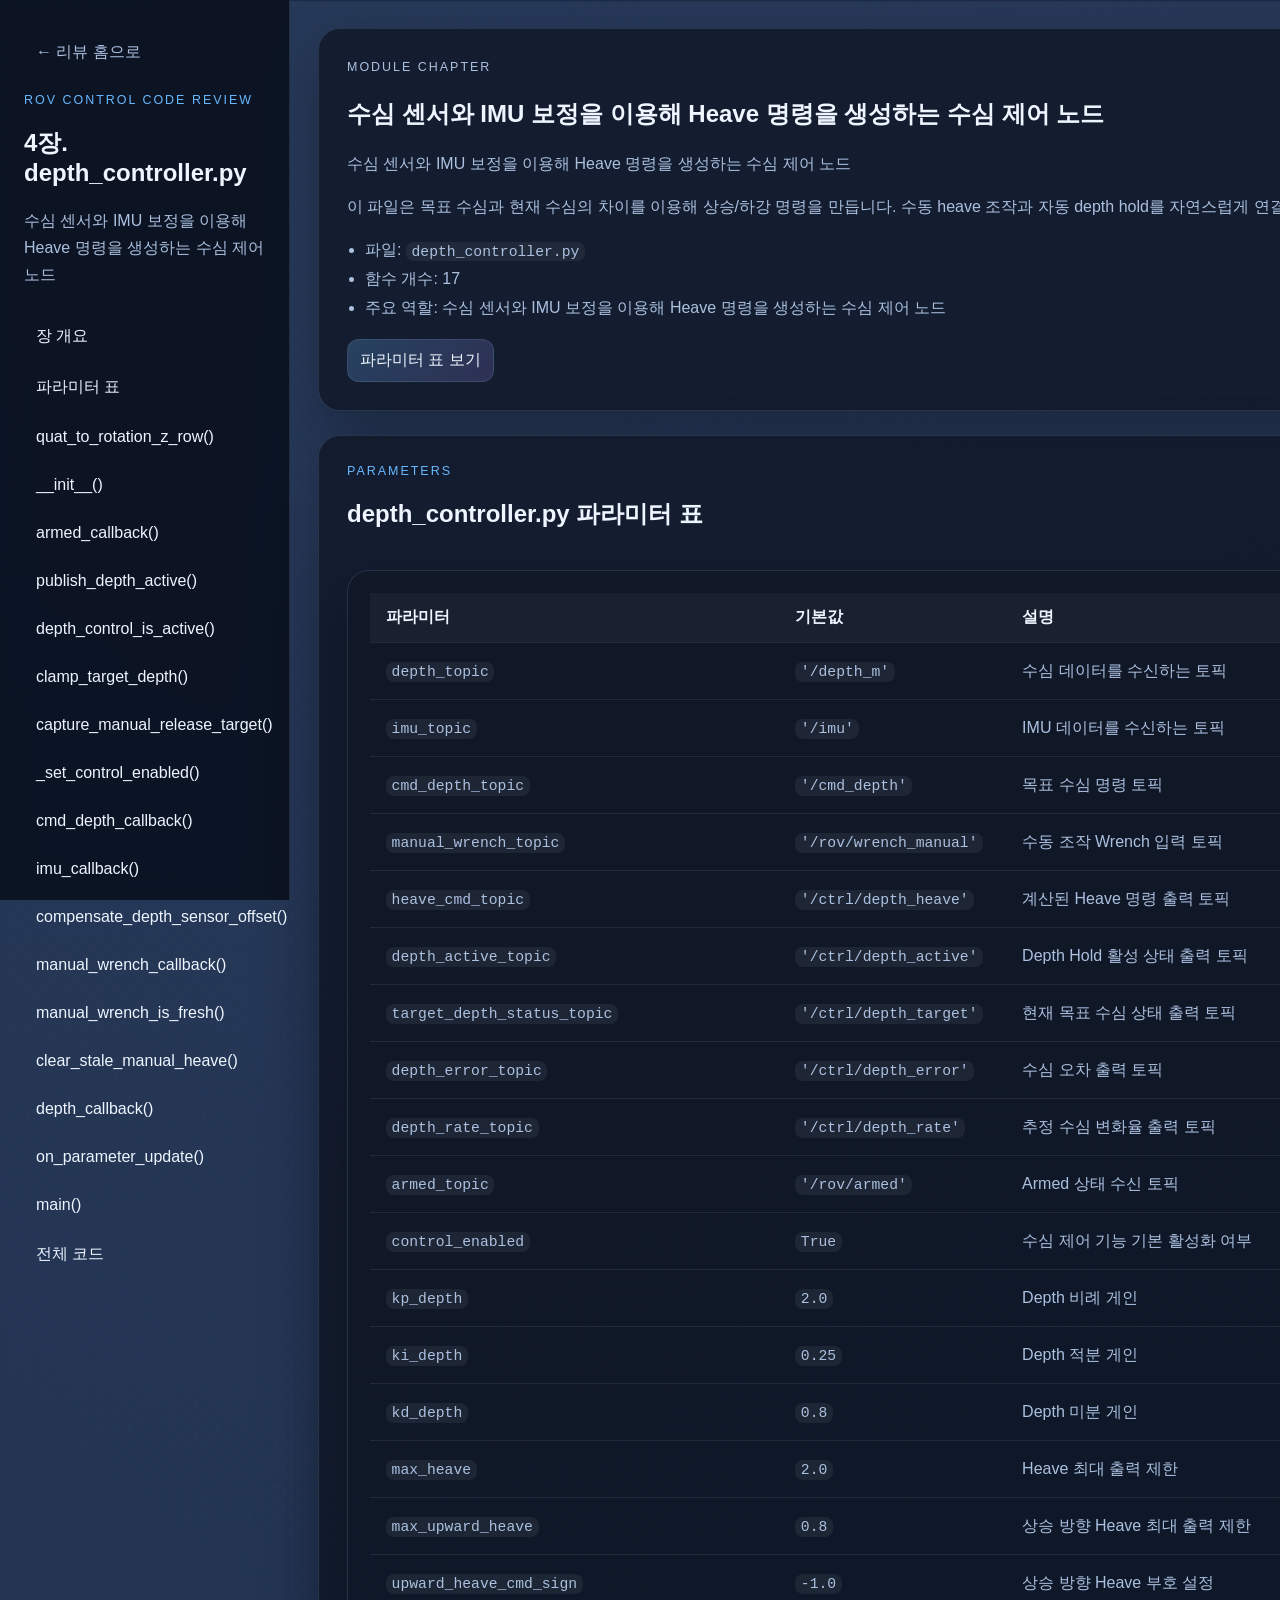
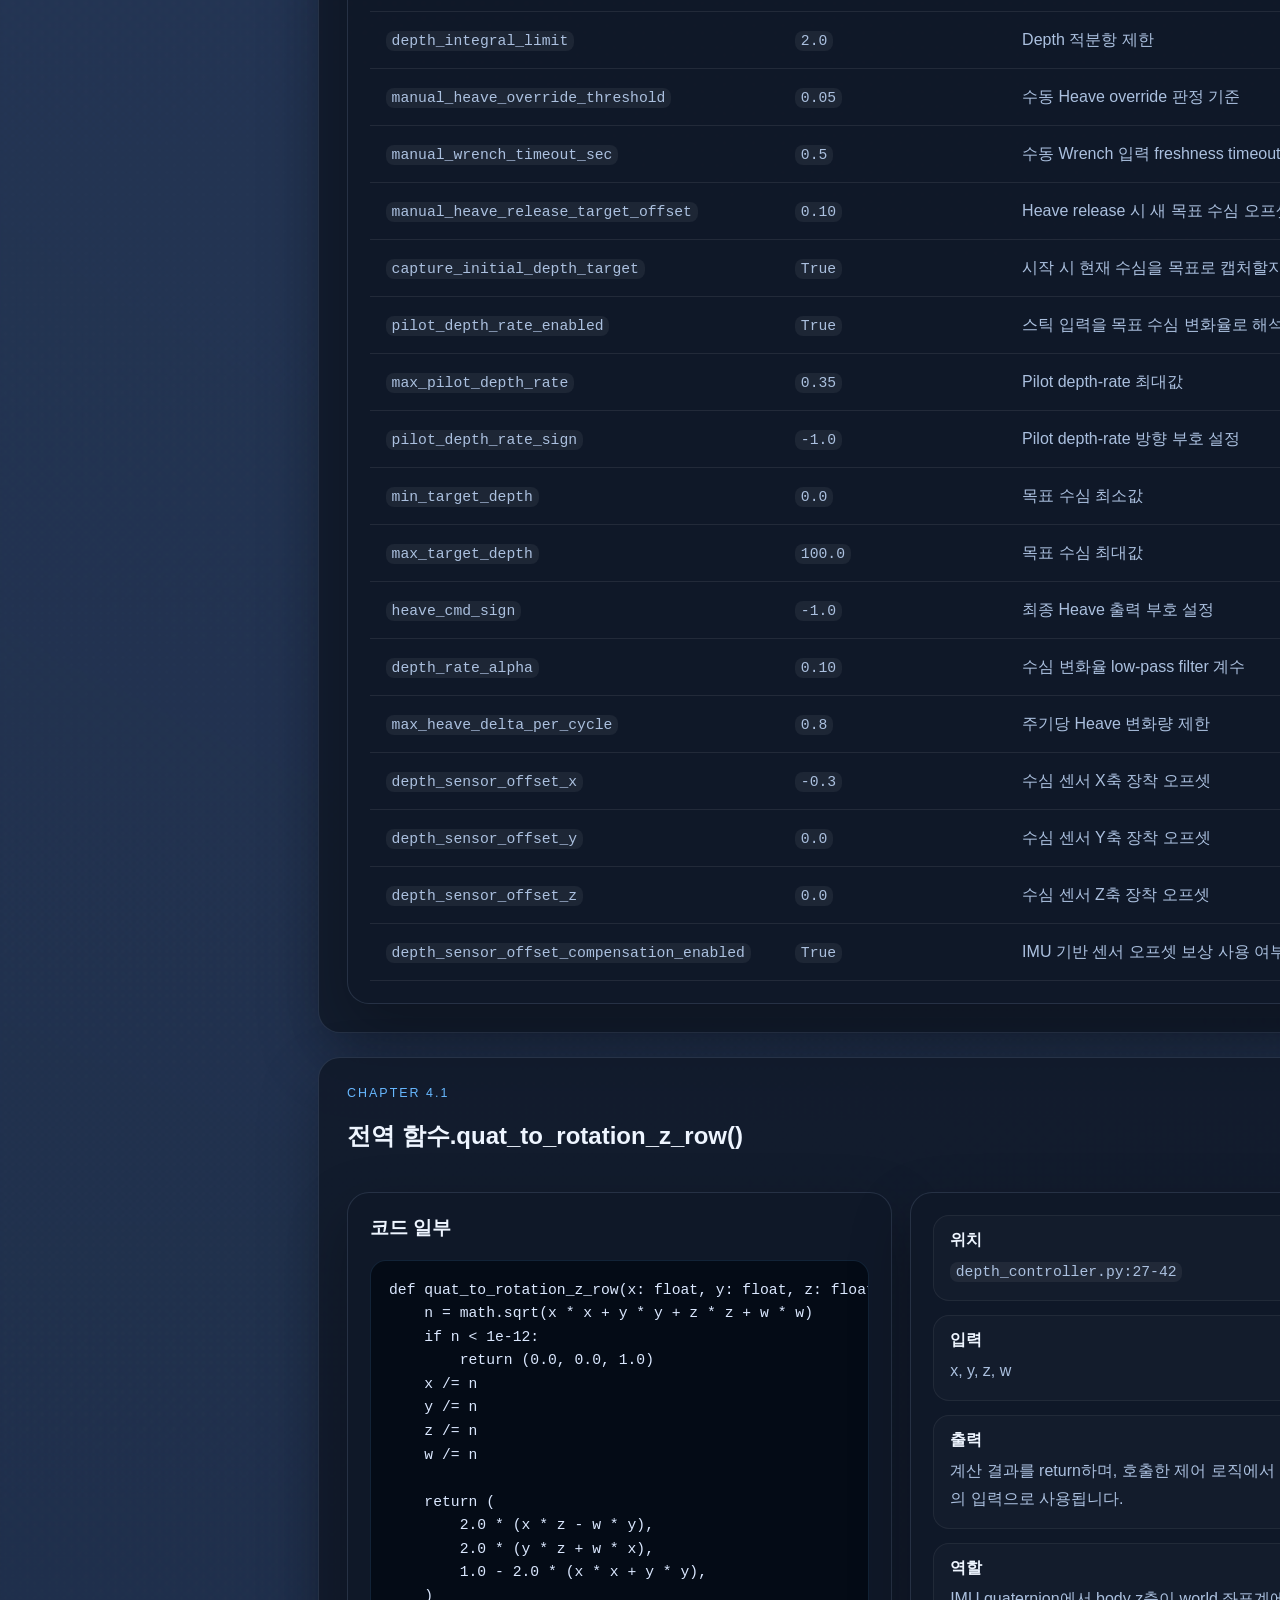
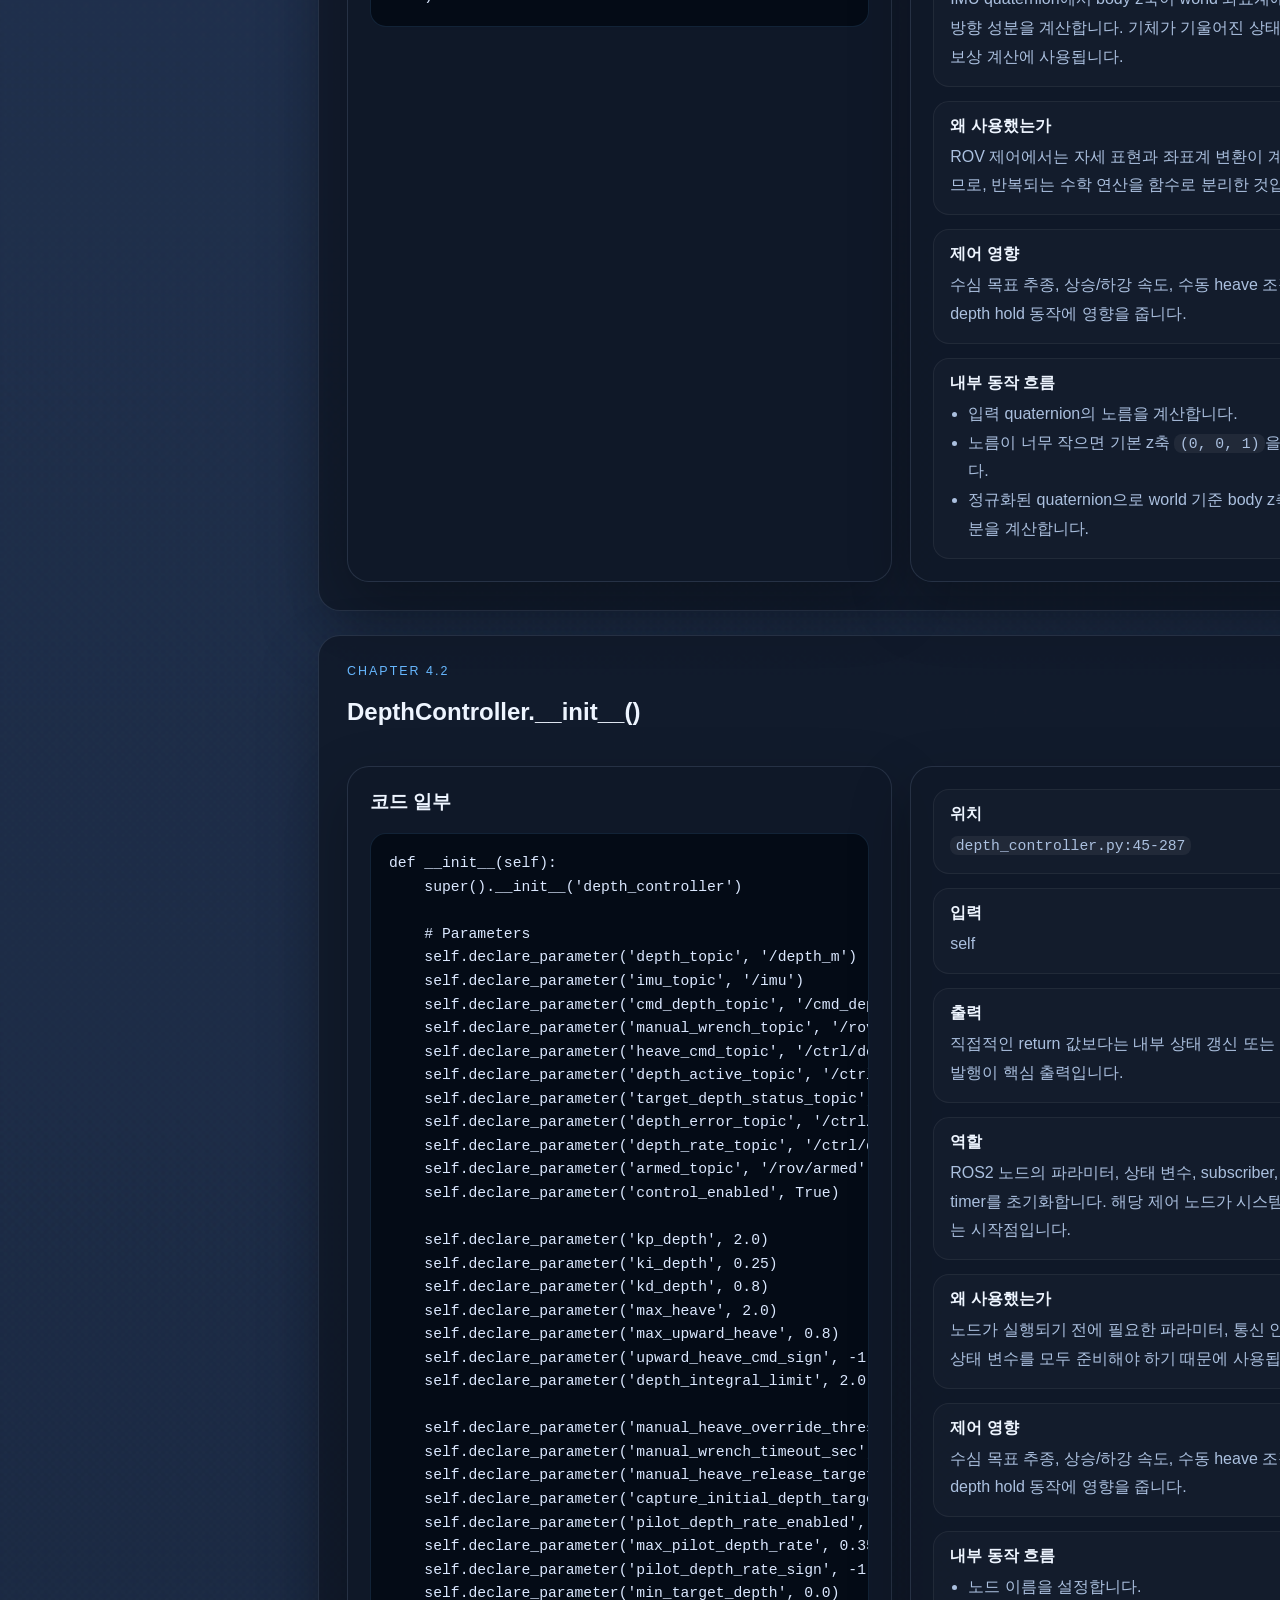
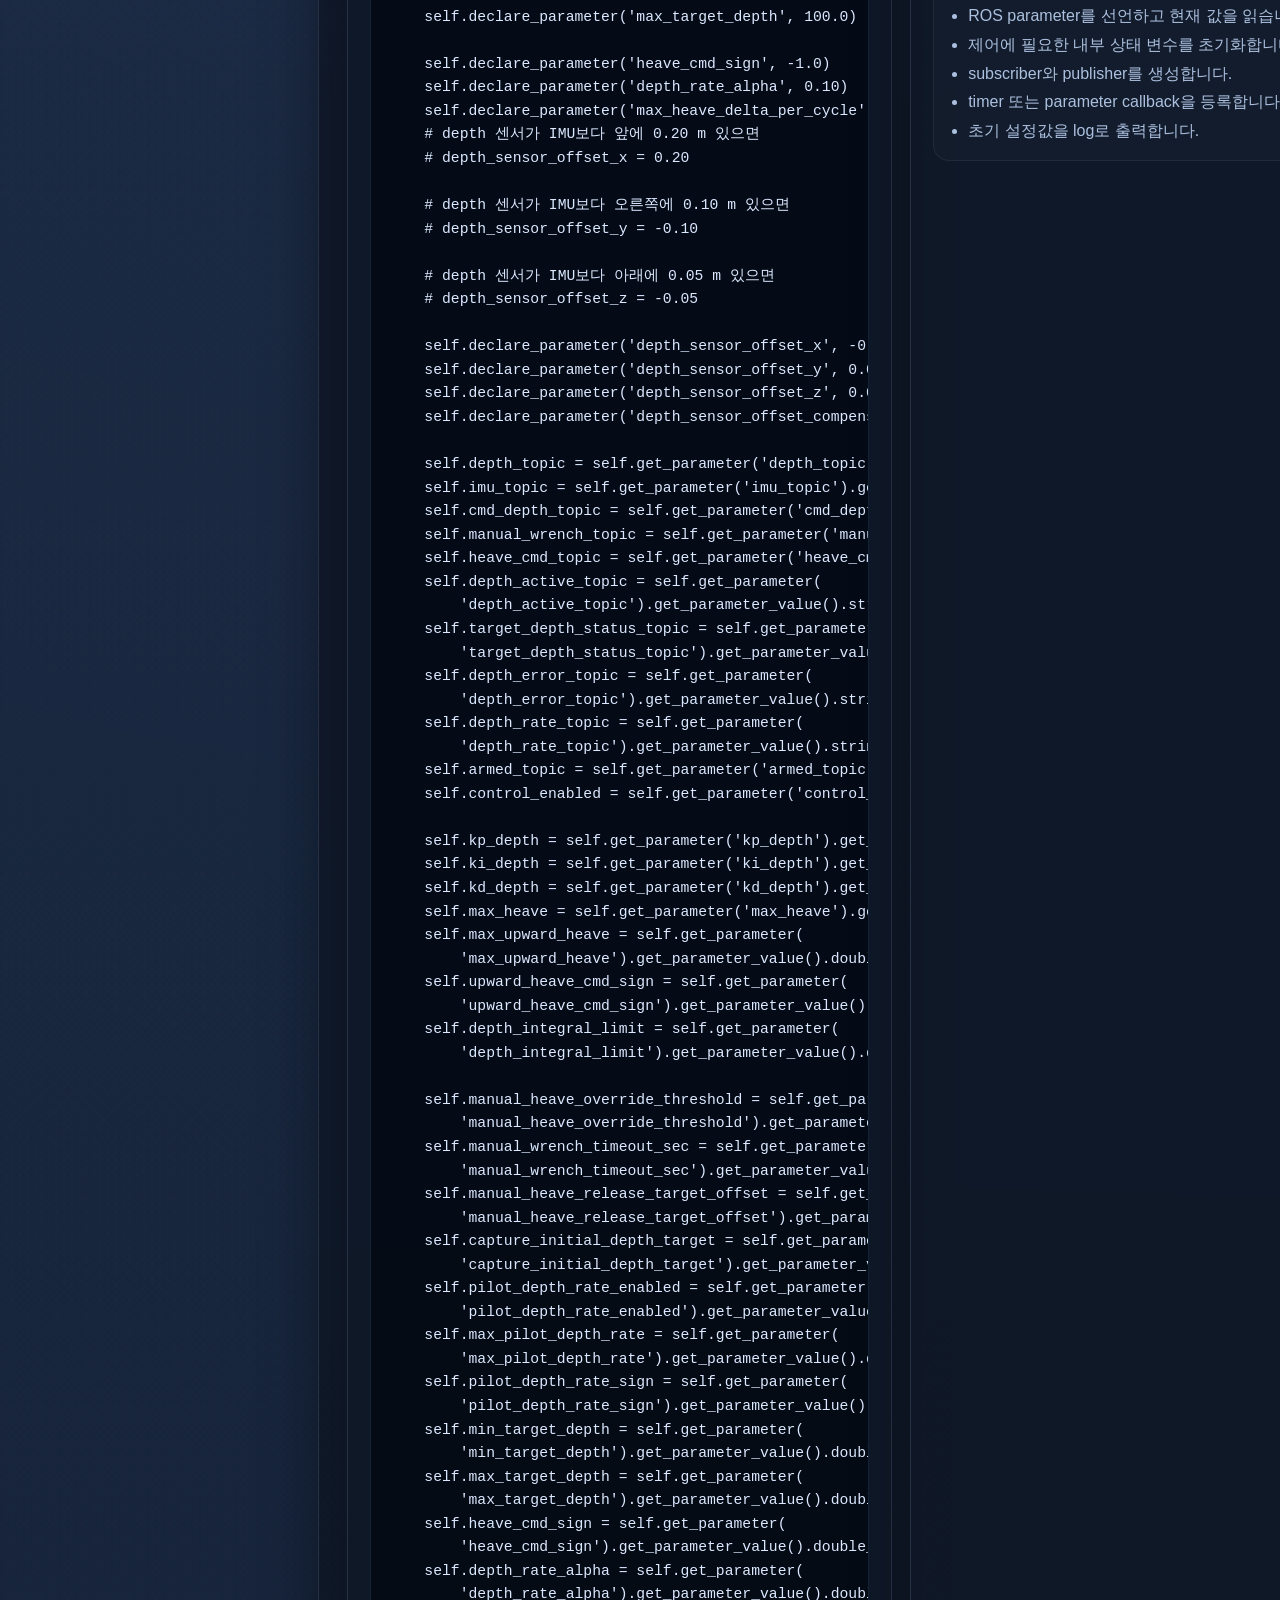
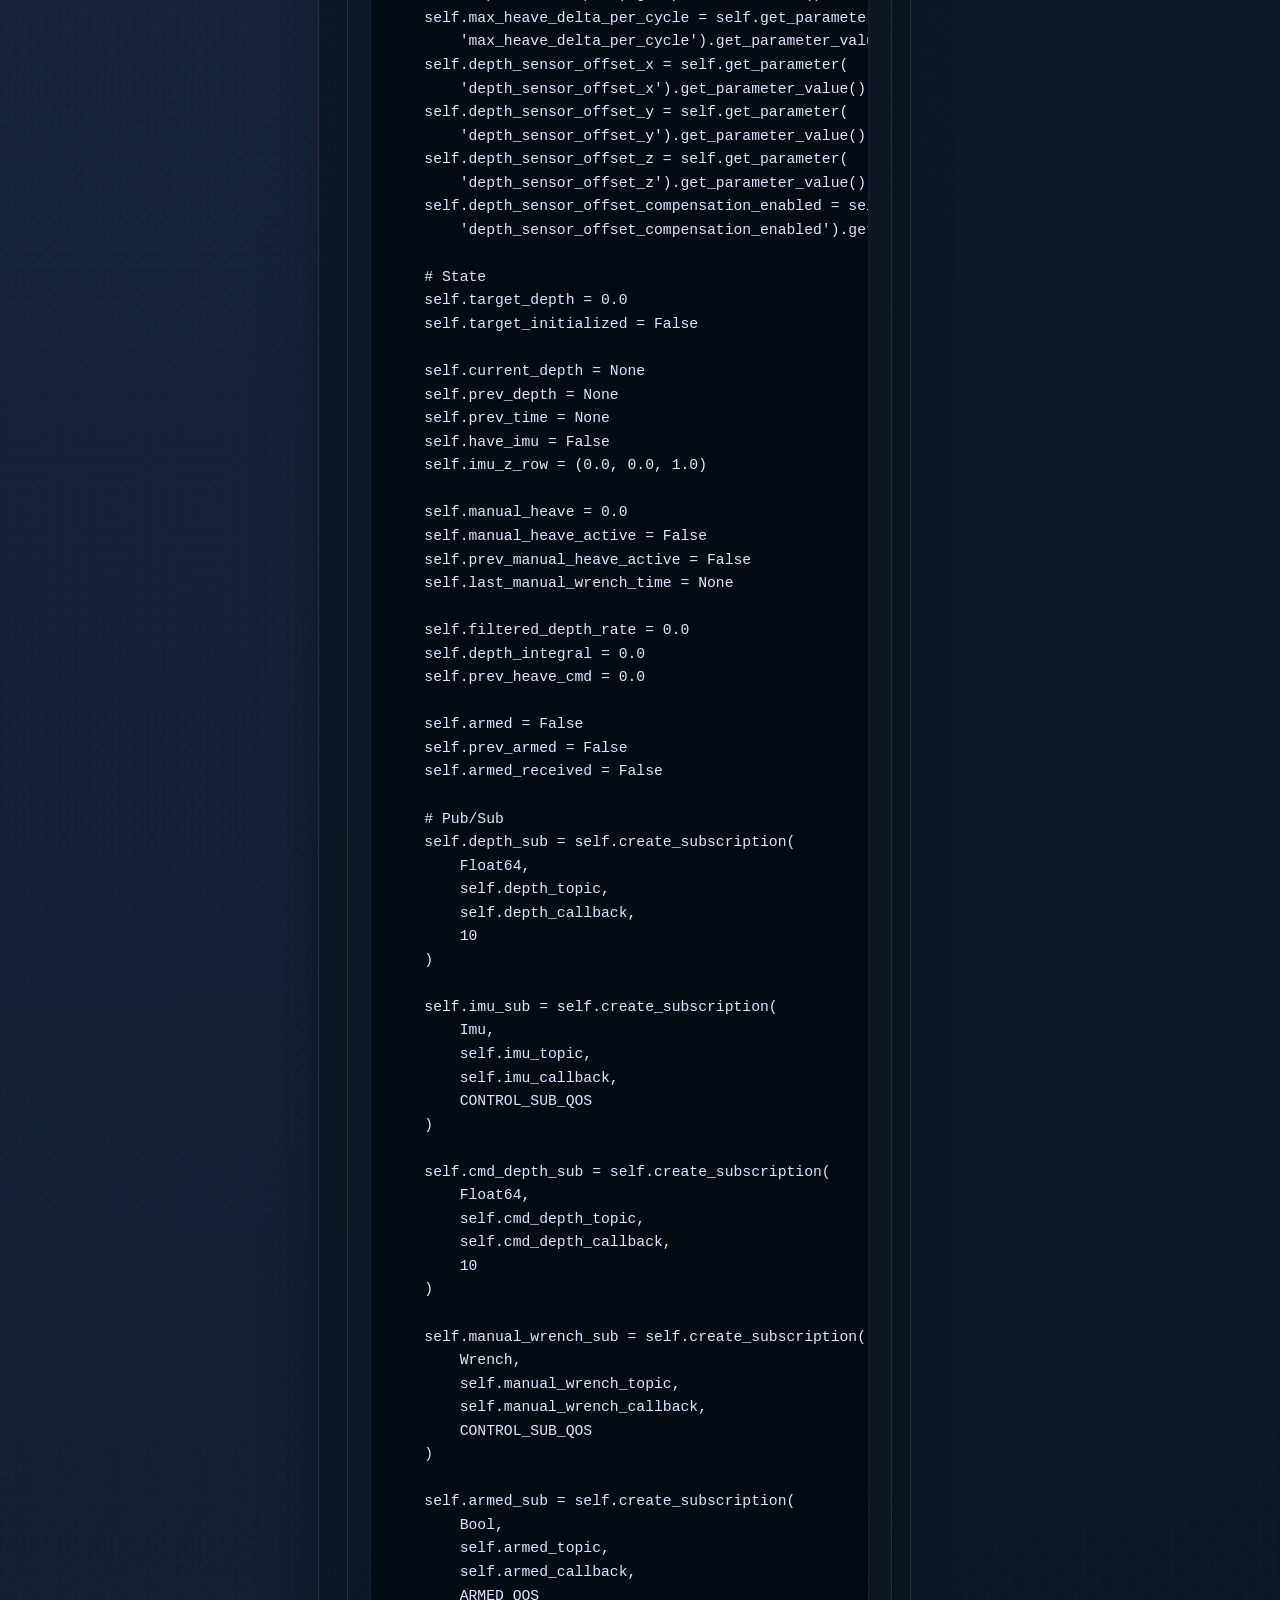
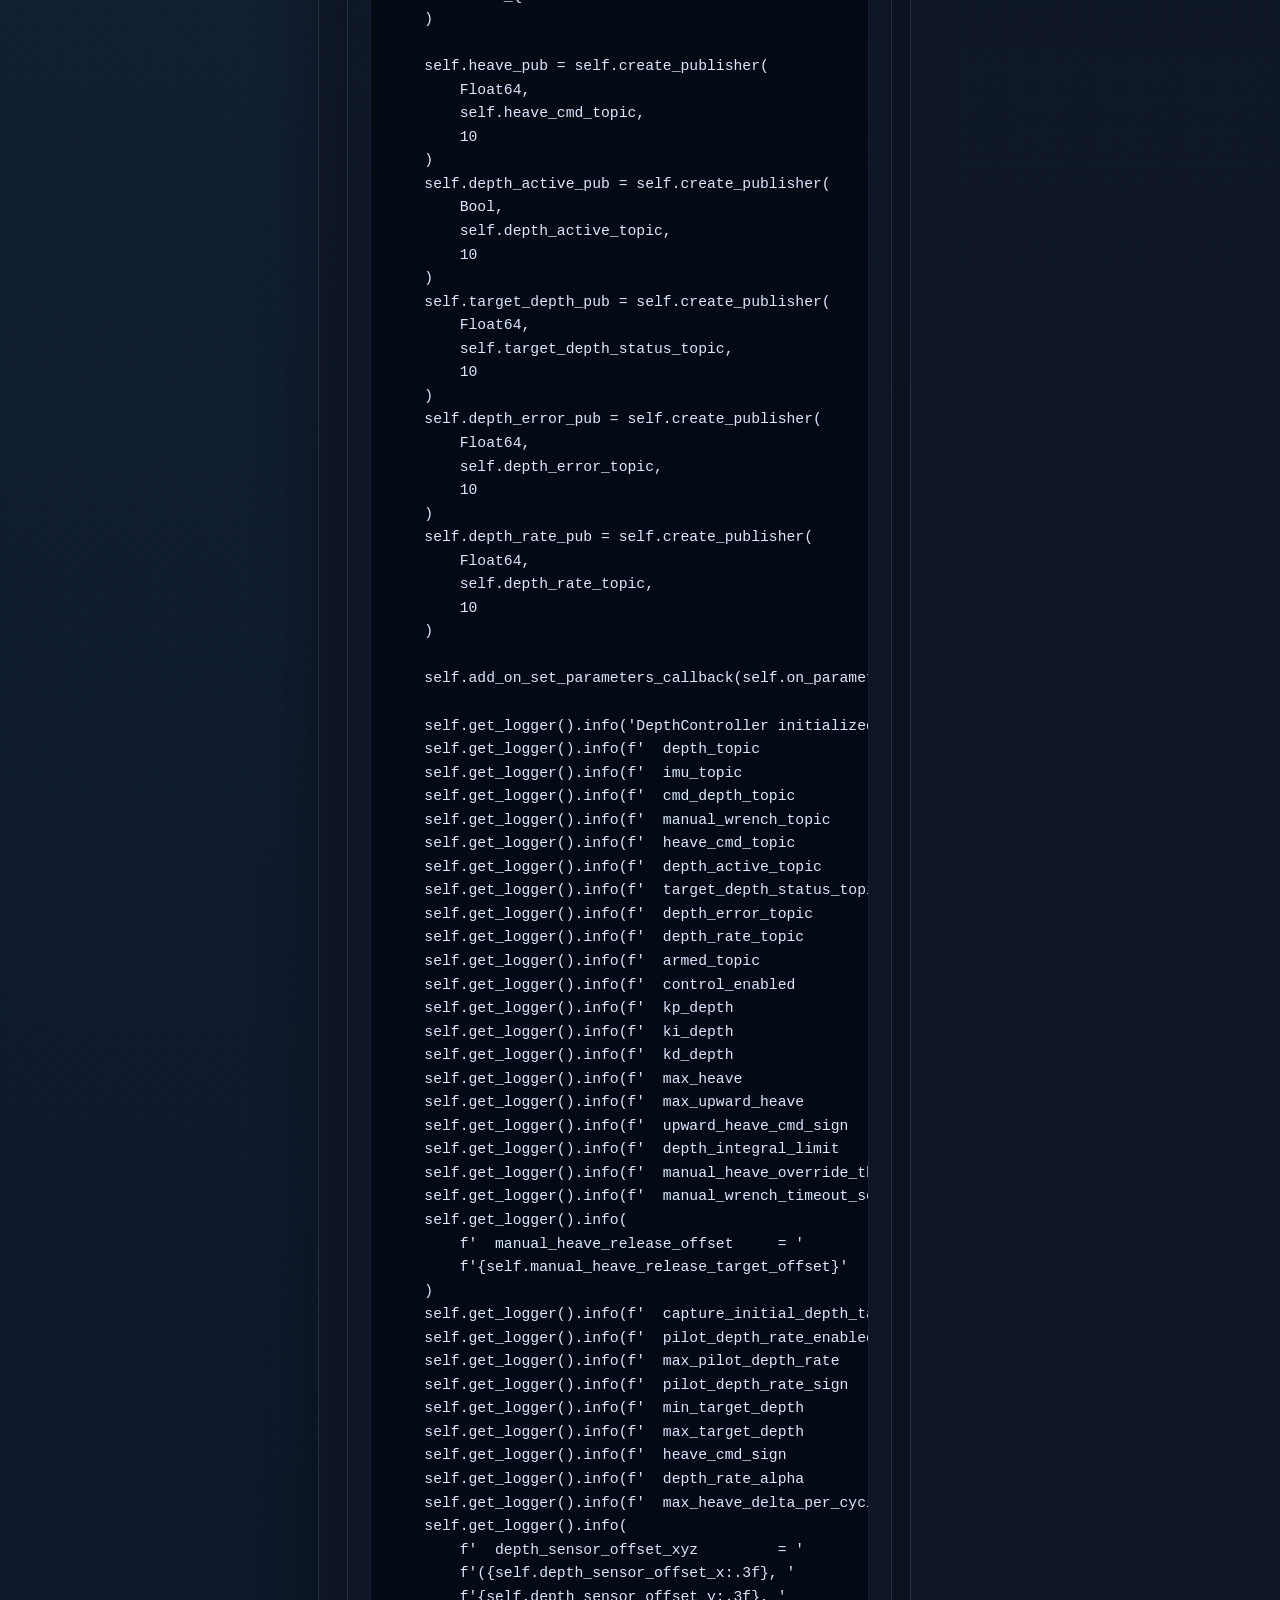
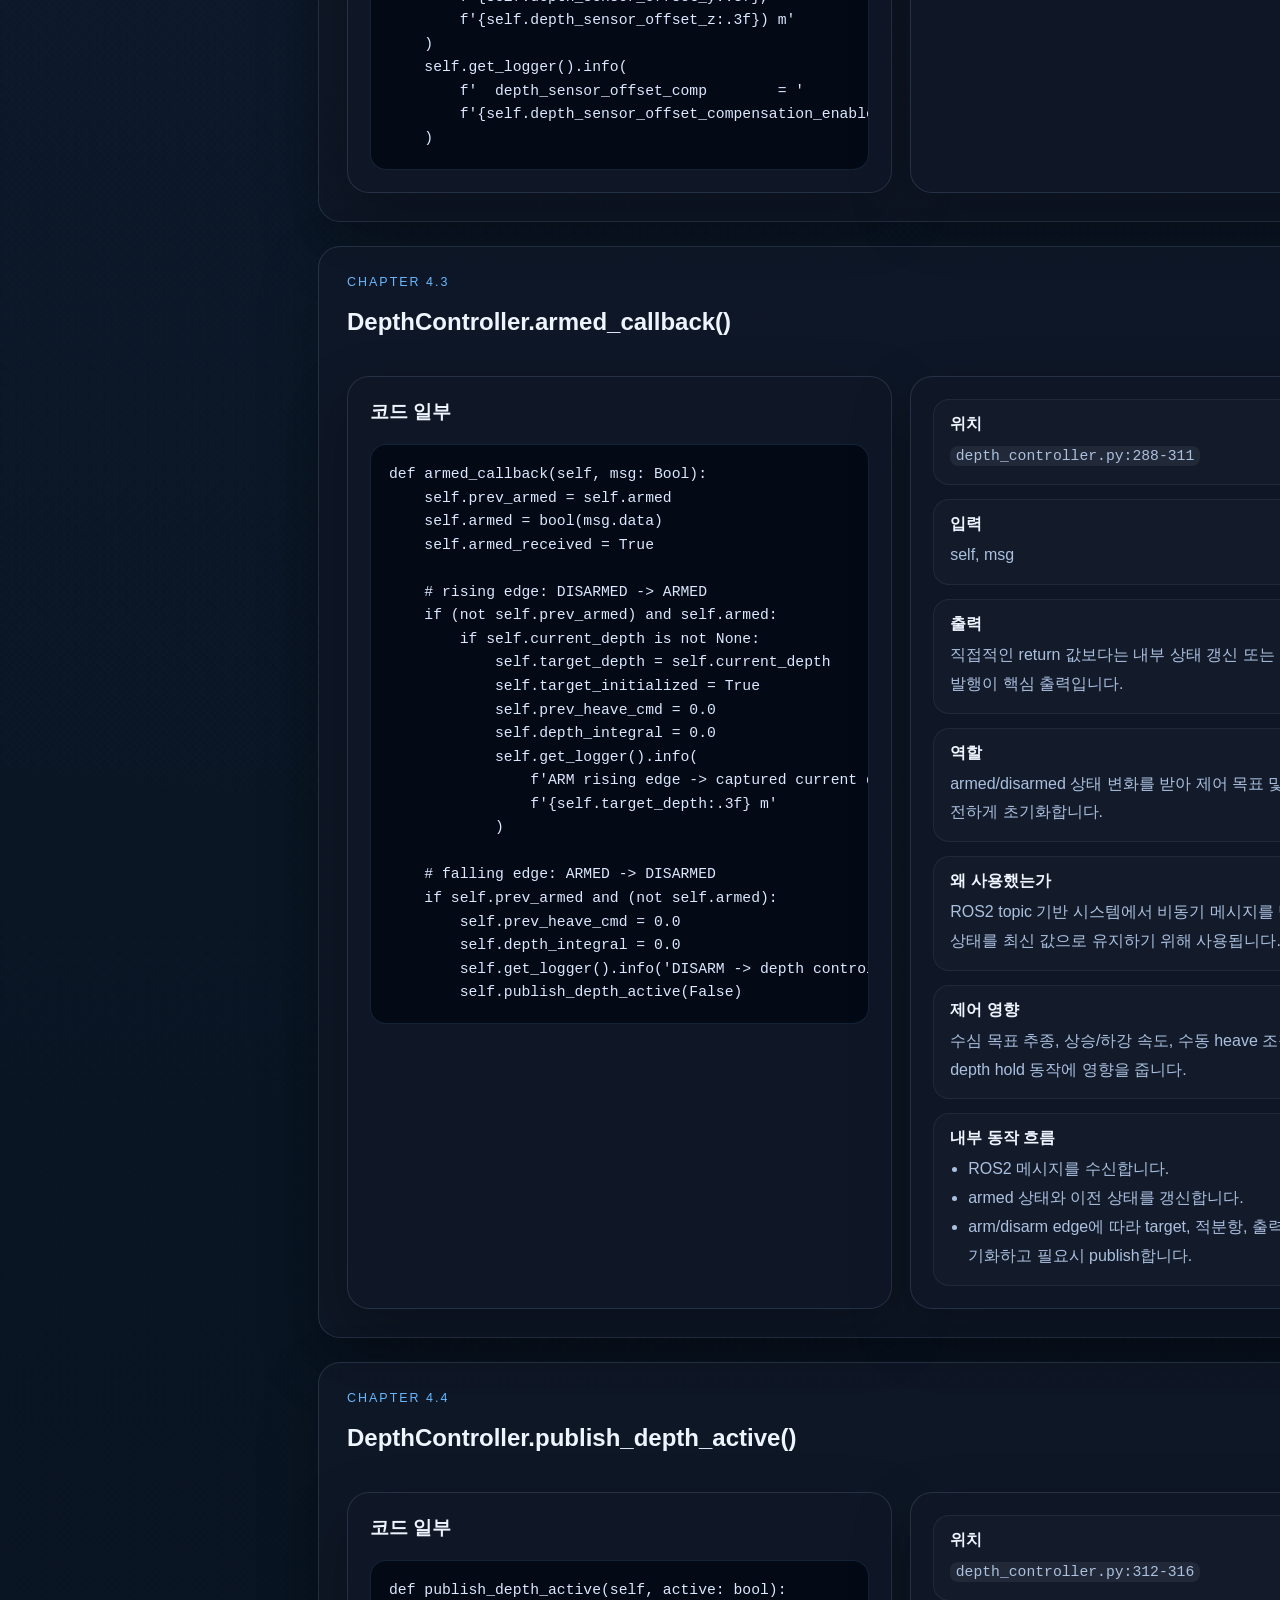
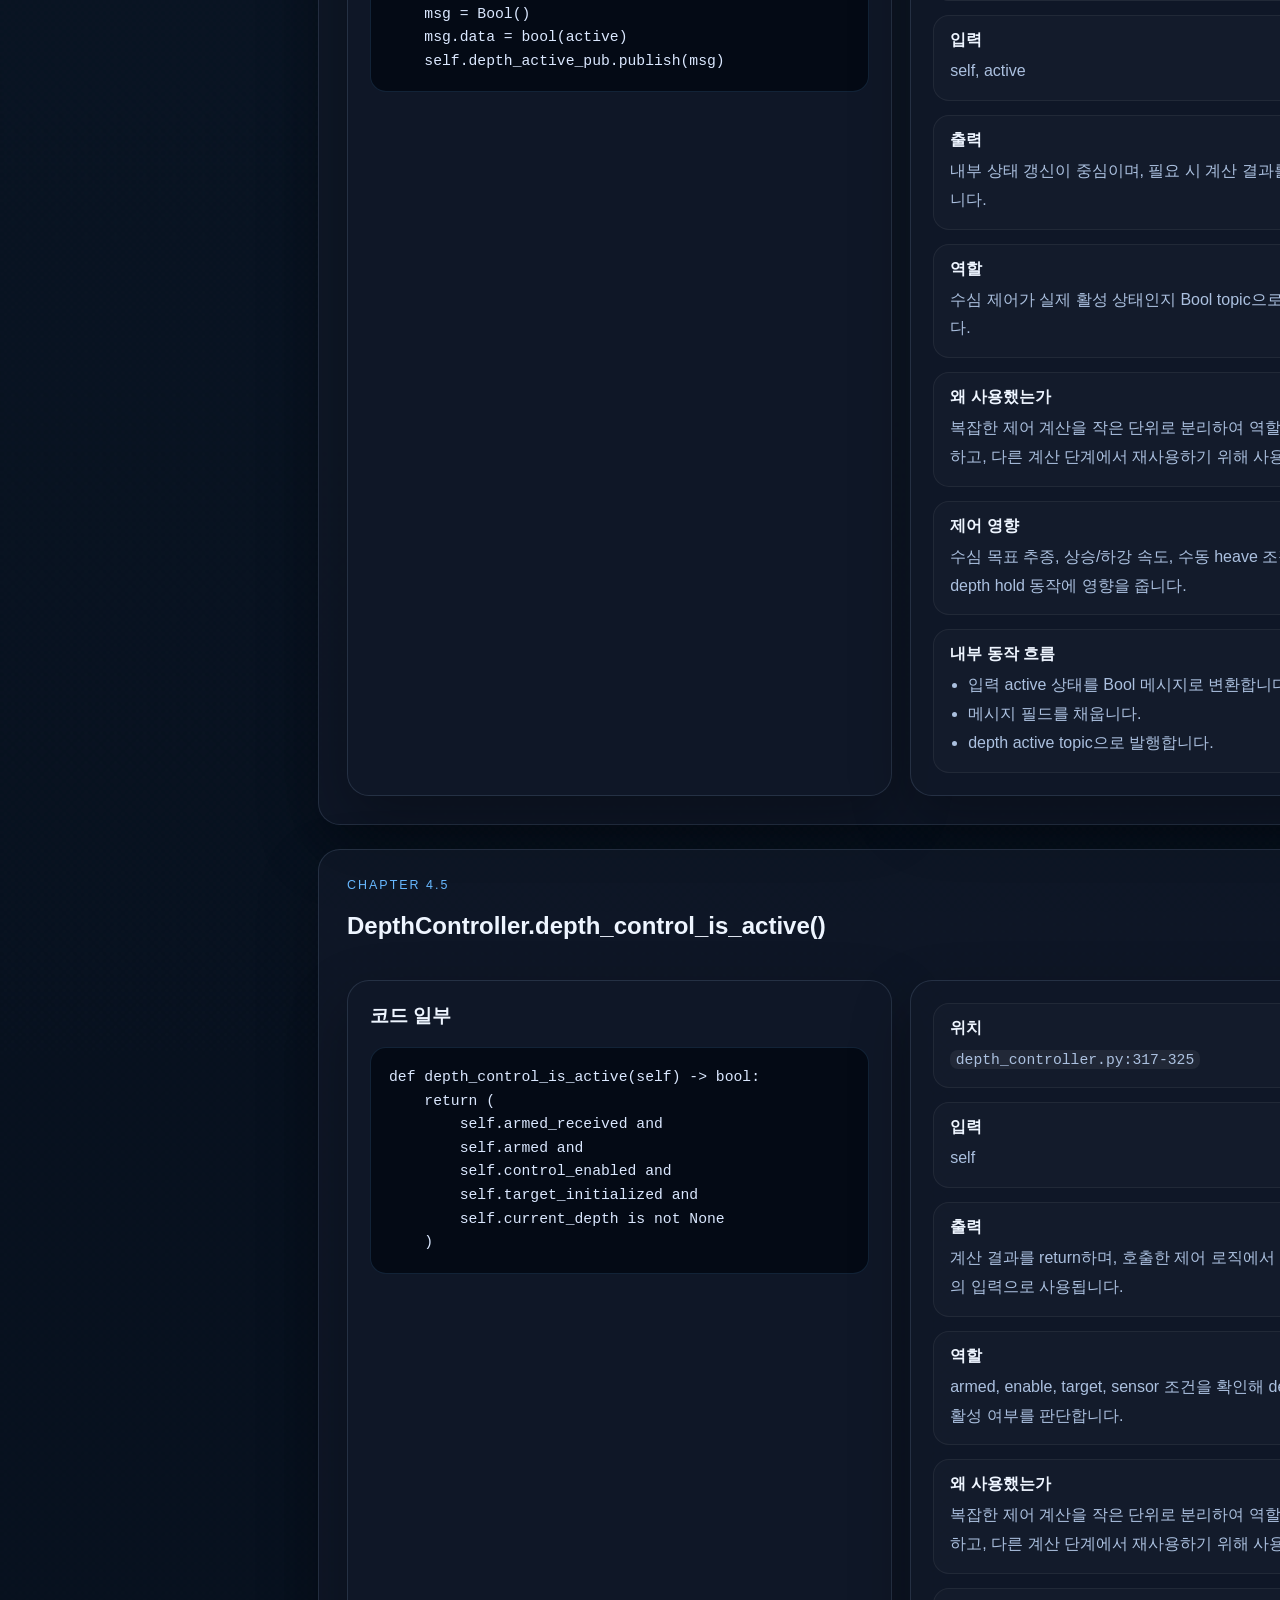
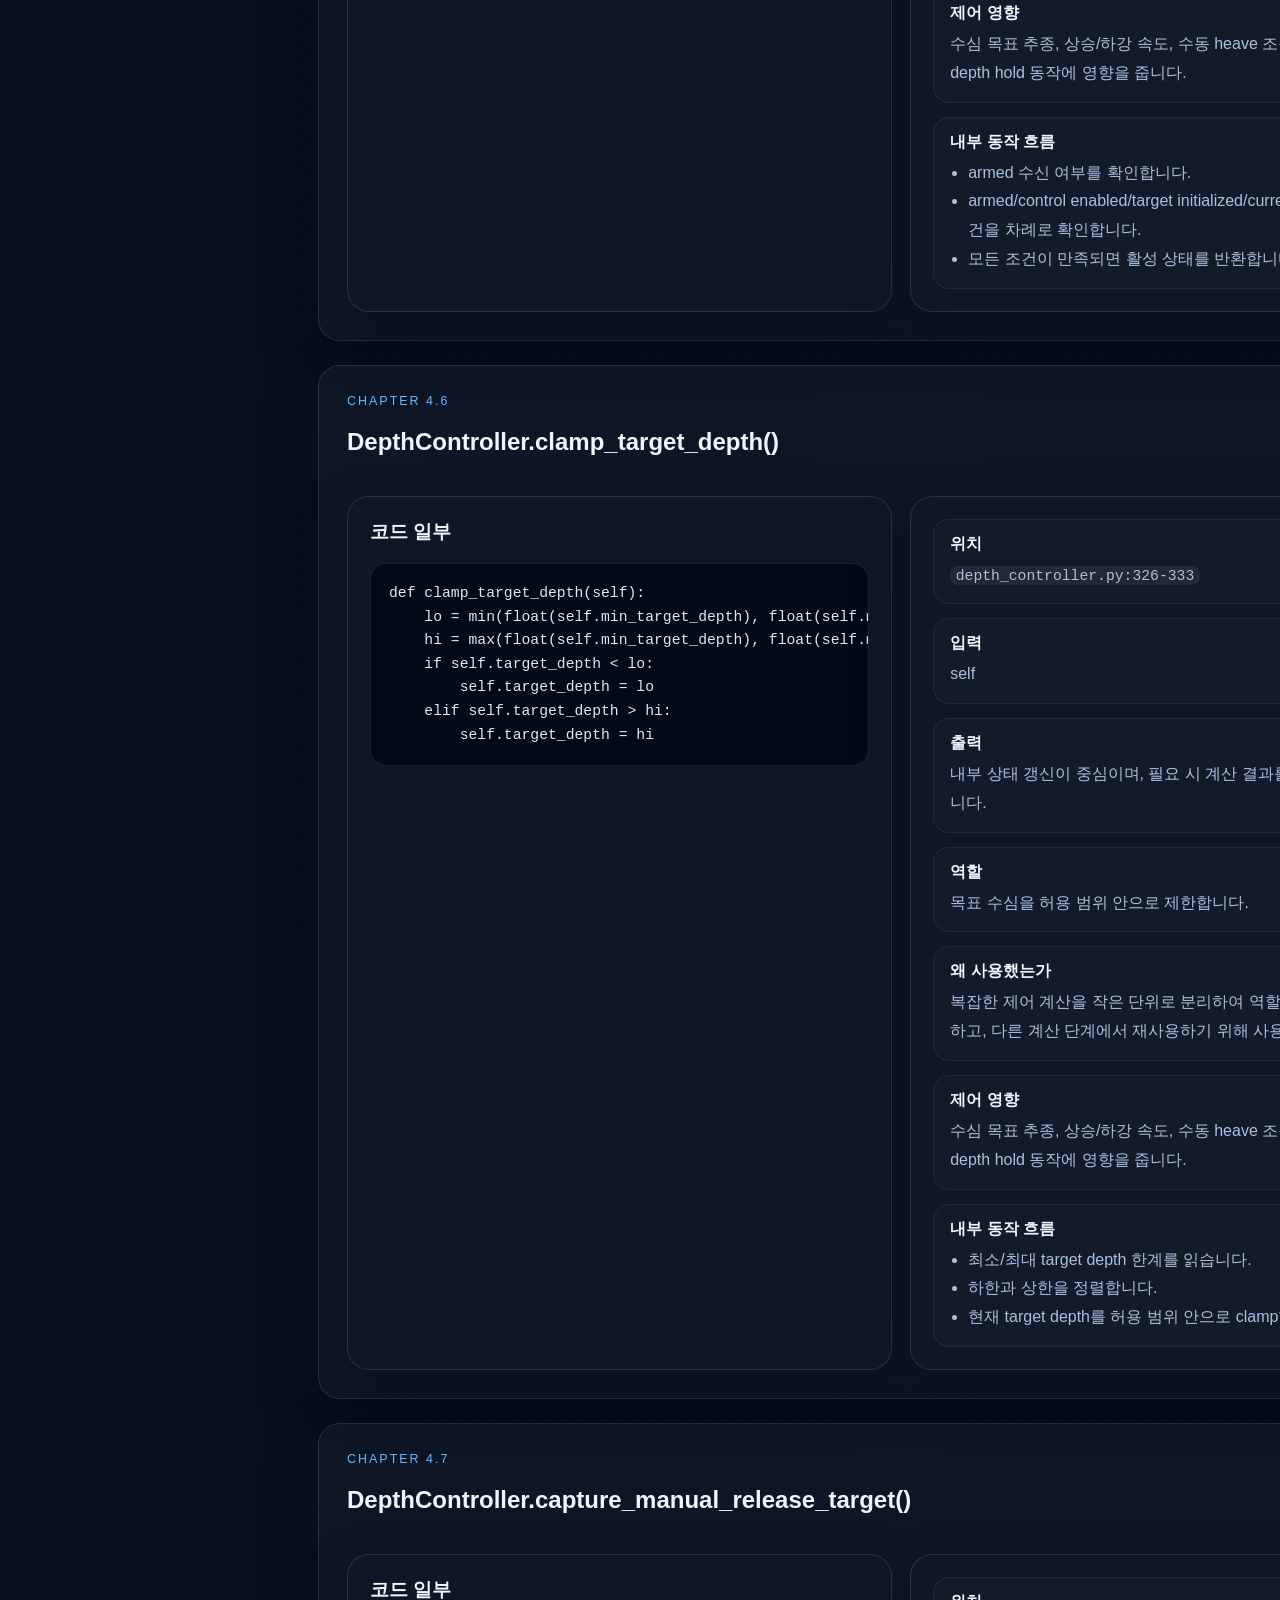
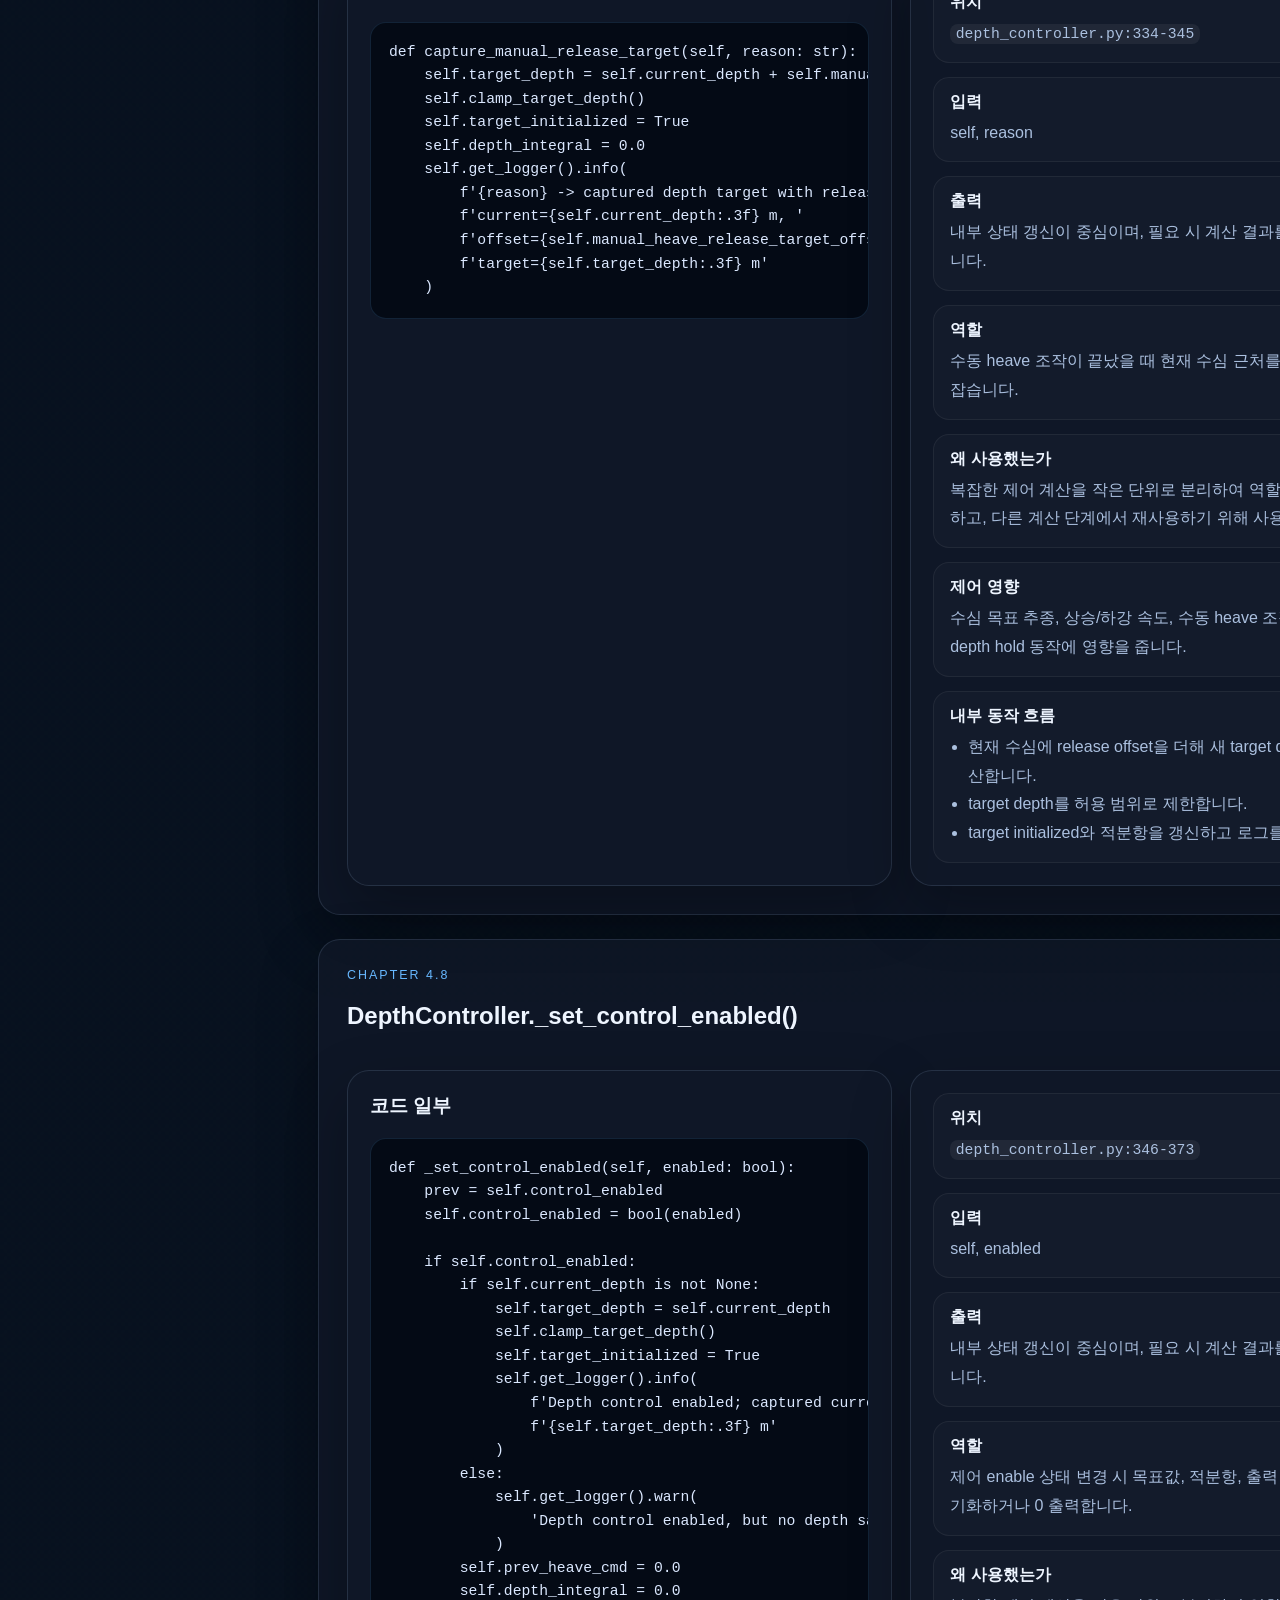
<file: code_review/controller_review/depth_controller_review.html>
<!DOCTYPE html>
<html lang="ko">
<head>
  <meta charset="UTF-8" />
  <meta name="viewport" content="width=device-width, initial-scale=1.0" />
  <title>Depth Controller Review</title>
  <link rel="stylesheet" href="styles.css" />
</head>
<body class="detail-body">
  <div class="detail-shell">
    <aside class="detail-sidebar">
      <a class="back-link" href="index.html">← 리뷰 홈으로</a>
      <p class="eyebrow">ROV Control Code Review</p>
      <h1>4장. depth_controller.py</h1>
      <p class="meta">수심 센서와 IMU 보정을 이용해 Heave 명령을 생성하는 수심 제어 노드</p>
      <nav class="toc">
        <a href="#chapter">장 개요</a>
        <a href="#parameter-table">파라미터 표</a>
        <a href="#fn-quat_to_rotation_z_row">quat_to_rotation_z_row()</a>
<a href="#fn-__init__">__init__()</a>
<a href="#fn-armed_callback">armed_callback()</a>
<a href="#fn-publish_depth_active">publish_depth_active()</a>
<a href="#fn-depth_control_is_active">depth_control_is_active()</a>
<a href="#fn-clamp_target_depth">clamp_target_depth()</a>
<a href="#fn-capture_manual_release_target">capture_manual_release_target()</a>
<a href="#fn-_set_control_enabled">_set_control_enabled()</a>
<a href="#fn-cmd_depth_callback">cmd_depth_callback()</a>
<a href="#fn-imu_callback">imu_callback()</a>
<a href="#fn-compensate_depth_sensor_offset">compensate_depth_sensor_offset()</a>
<a href="#fn-manual_wrench_callback">manual_wrench_callback()</a>
<a href="#fn-manual_wrench_is_fresh">manual_wrench_is_fresh()</a>
<a href="#fn-clear_stale_manual_heave">clear_stale_manual_heave()</a>
<a href="#fn-depth_callback">depth_callback()</a>
<a href="#fn-on_parameter_update">on_parameter_update()</a>
<a href="#fn-main">main()</a>
        <a href="#full-source">전체 코드</a>
      </nav>
    </aside>
    <main class="detail-content">
      <section id="chapter" class="hero">
        <div>
          <p class="eyebrow">Module Chapter</p>
          <h2>수심 센서와 IMU 보정을 이용해 Heave 명령을 생성하는 수심 제어 노드</h2>
          <p>수심 센서와 IMU 보정을 이용해 Heave 명령을 생성하는 수심 제어 노드</p>
          <p>이 파일은 목표 수심과 현재 수심의 차이를 이용해 상승/하강 명령을 만듭니다. 수동 heave 조작과 자동 depth hold를 자연스럽게 연결합니다.</p>
          <ul class="summary-list">
            <li>파일: <code>depth_controller.py</code></li>
            <li>함수 개수: 17</li>
            <li>주요 역할: 수심 센서와 IMU 보정을 이용해 Heave 명령을 생성하는 수심 제어 노드</li>
          </ul>
          <div class="module-actions">
            <a class="primary-link" href="#parameter-table">파라미터 표 보기</a>
          </div>
        </div>
      </section>
      <section id="parameter-table" class="panel">
        <div class="panel-heading">
          <div>
            <p class="section-kicker">Parameters</p>
            <h2>depth_controller.py 파라미터 표</h2>
          </div>
        </div>
        <div class="review-card">
          <div class="table-scroll"><table class="parameter-table"><thead><tr><th>파라미터</th><th>기본값</th><th>설명</th></tr></thead><tbody><tr><td><code>depth_topic</code></td><td><code>&#x27;/depth_m&#x27;</code></td><td>수심 데이터를 수신하는 토픽</td></tr><tr><td><code>imu_topic</code></td><td><code>&#x27;/imu&#x27;</code></td><td>IMU 데이터를 수신하는 토픽</td></tr><tr><td><code>cmd_depth_topic</code></td><td><code>&#x27;/cmd_depth&#x27;</code></td><td>목표 수심 명령 토픽</td></tr><tr><td><code>manual_wrench_topic</code></td><td><code>&#x27;/rov/wrench_manual&#x27;</code></td><td>수동 조작 Wrench 입력 토픽</td></tr><tr><td><code>heave_cmd_topic</code></td><td><code>&#x27;/ctrl/depth_heave&#x27;</code></td><td>계산된 Heave 명령 출력 토픽</td></tr><tr><td><code>depth_active_topic</code></td><td><code>&#x27;/ctrl/depth_active&#x27;</code></td><td>Depth Hold 활성 상태 출력 토픽</td></tr><tr><td><code>target_depth_status_topic</code></td><td><code>&#x27;/ctrl/depth_target&#x27;</code></td><td>현재 목표 수심 상태 출력 토픽</td></tr><tr><td><code>depth_error_topic</code></td><td><code>&#x27;/ctrl/depth_error&#x27;</code></td><td>수심 오차 출력 토픽</td></tr><tr><td><code>depth_rate_topic</code></td><td><code>&#x27;/ctrl/depth_rate&#x27;</code></td><td>추정 수심 변화율 출력 토픽</td></tr><tr><td><code>armed_topic</code></td><td><code>&#x27;/rov/armed&#x27;</code></td><td>Armed 상태 수신 토픽</td></tr><tr><td><code>control_enabled</code></td><td><code>True</code></td><td>수심 제어 기능 기본 활성화 여부</td></tr><tr><td><code>kp_depth</code></td><td><code>2.0</code></td><td>Depth 비례 게인</td></tr><tr><td><code>ki_depth</code></td><td><code>0.25</code></td><td>Depth 적분 게인</td></tr><tr><td><code>kd_depth</code></td><td><code>0.8</code></td><td>Depth 미분 게인</td></tr><tr><td><code>max_heave</code></td><td><code>2.0</code></td><td>Heave 최대 출력 제한</td></tr><tr><td><code>max_upward_heave</code></td><td><code>0.8</code></td><td>상승 방향 Heave 최대 출력 제한</td></tr><tr><td><code>upward_heave_cmd_sign</code></td><td><code>-1.0</code></td><td>상승 방향 Heave 부호 설정</td></tr><tr><td><code>depth_integral_limit</code></td><td><code>2.0</code></td><td>Depth 적분항 제한</td></tr><tr><td><code>manual_heave_override_threshold</code></td><td><code>0.05</code></td><td>수동 Heave override 판정 기준</td></tr><tr><td><code>manual_wrench_timeout_sec</code></td><td><code>0.5</code></td><td>수동 Wrench 입력 freshness timeout</td></tr><tr><td><code>manual_heave_release_target_offset</code></td><td><code>0.10</code></td><td>Heave release 시 새 목표 수심 오프셋</td></tr><tr><td><code>capture_initial_depth_target</code></td><td><code>True</code></td><td>시작 시 현재 수심을 목표로 캡처할지 여부</td></tr><tr><td><code>pilot_depth_rate_enabled</code></td><td><code>True</code></td><td>스틱 입력을 목표 수심 변화율로 해석할지 여부</td></tr><tr><td><code>max_pilot_depth_rate</code></td><td><code>0.35</code></td><td>Pilot depth-rate 최대값</td></tr><tr><td><code>pilot_depth_rate_sign</code></td><td><code>-1.0</code></td><td>Pilot depth-rate 방향 부호 설정</td></tr><tr><td><code>min_target_depth</code></td><td><code>0.0</code></td><td>목표 수심 최소값</td></tr><tr><td><code>max_target_depth</code></td><td><code>100.0</code></td><td>목표 수심 최대값</td></tr><tr><td><code>heave_cmd_sign</code></td><td><code>-1.0</code></td><td>최종 Heave 출력 부호 설정</td></tr><tr><td><code>depth_rate_alpha</code></td><td><code>0.10</code></td><td>수심 변화율 low-pass filter 계수</td></tr><tr><td><code>max_heave_delta_per_cycle</code></td><td><code>0.8</code></td><td>주기당 Heave 변화량 제한</td></tr><tr><td><code>depth_sensor_offset_x</code></td><td><code>-0.3</code></td><td>수심 센서 X축 장착 오프셋</td></tr><tr><td><code>depth_sensor_offset_y</code></td><td><code>0.0</code></td><td>수심 센서 Y축 장착 오프셋</td></tr><tr><td><code>depth_sensor_offset_z</code></td><td><code>0.0</code></td><td>수심 센서 Z축 장착 오프셋</td></tr><tr><td><code>depth_sensor_offset_compensation_enabled</code></td><td><code>True</code></td><td>IMU 기반 센서 오프셋 보상 사용 여부</td></tr></tbody></table></div>
        </div>
      </section>
      <section id="fn-quat_to_rotation_z_row" class="review-section">
        <div class="panel-heading">
          <div>
            <p class="section-kicker">Chapter 4.1</p>
            <h2>전역 함수.quat_to_rotation_z_row()</h2>
          </div>
        </div>
        <div class="doc-grid">
          <article class="review-card code-card">
            <h3>코드 일부</h3>
            <pre><code>def quat_to_rotation_z_row(x: float, y: float, z: float, w: float):
    n = math.sqrt(x * x + y * y + z * z + w * w)
    if n &lt; 1e-12:
        return (0.0, 0.0, 1.0)
    x /= n
    y /= n
    z /= n
    w /= n

    return (
        2.0 * (x * z - w * y),
        2.0 * (y * z + w * x),
        1.0 - 2.0 * (x * x + y * y),
    )</code></pre>
          </article>
          <article class="review-card prose-card">
            <dl class="doc-meta">
              <div><dt>위치</dt><dd><code>depth_controller.py:27-42</code></dd></div>
              <div><dt>입력</dt><dd>x, y, z, w</dd></div>
              <div><dt>출력</dt><dd>계산 결과를 return하며, 호출한 제어 로직에서 다음 계산의 입력으로 사용됩니다.</dd></div>
              <div><dt>역할</dt><dd>IMU quaternion에서 body z축이 world 좌표계에서 향하는 방향 성분을 계산합니다. 기체가 기울어진 상태의 heave 보상 계산에 사용됩니다.</dd></div>
              <div><dt>왜 사용했는가</dt><dd>ROV 제어에서는 자세 표현과 좌표계 변환이 계속 필요하므로, 반복되는 수학 연산을 함수로 분리한 것입니다.</dd></div>
              <div><dt>제어 영향</dt><dd>수심 목표 추종, 상승/하강 속도, 수동 heave 조작 이후의 depth hold 동작에 영향을 줍니다.</dd></div>
              <div><dt>내부 동작 흐름</dt><dd><ul class="flow-list"><li>입력 quaternion의 노름을 계산합니다.</li><li>노름이 너무 작으면 기본 z축 <code>(0, 0, 1)</code>을 반환합니다.</li><li>정규화된 quaternion으로 world 기준 body z축 방향 성분을 계산합니다.</li></ul></dd></div>
            </dl>
          </article>
        </div>
      </section> <section id="fn-__init__" class="review-section">
        <div class="panel-heading">
          <div>
            <p class="section-kicker">Chapter 4.2</p>
            <h2>DepthController.__init__()</h2>
          </div>
        </div>
        <div class="doc-grid">
          <article class="review-card code-card">
            <h3>코드 일부</h3>
            <pre><code>def __init__(self):
    super().__init__(&#x27;depth_controller&#x27;)

    # Parameters
    self.declare_parameter(&#x27;depth_topic&#x27;, &#x27;/depth_m&#x27;)
    self.declare_parameter(&#x27;imu_topic&#x27;, &#x27;/imu&#x27;)
    self.declare_parameter(&#x27;cmd_depth_topic&#x27;, &#x27;/cmd_depth&#x27;)
    self.declare_parameter(&#x27;manual_wrench_topic&#x27;, &#x27;/rov/wrench_manual&#x27;)
    self.declare_parameter(&#x27;heave_cmd_topic&#x27;, &#x27;/ctrl/depth_heave&#x27;)
    self.declare_parameter(&#x27;depth_active_topic&#x27;, &#x27;/ctrl/depth_active&#x27;)
    self.declare_parameter(&#x27;target_depth_status_topic&#x27;, &#x27;/ctrl/depth_target&#x27;)
    self.declare_parameter(&#x27;depth_error_topic&#x27;, &#x27;/ctrl/depth_error&#x27;)
    self.declare_parameter(&#x27;depth_rate_topic&#x27;, &#x27;/ctrl/depth_rate&#x27;)
    self.declare_parameter(&#x27;armed_topic&#x27;, &#x27;/rov/armed&#x27;)
    self.declare_parameter(&#x27;control_enabled&#x27;, True)

    self.declare_parameter(&#x27;kp_depth&#x27;, 2.0)
    self.declare_parameter(&#x27;ki_depth&#x27;, 0.25)
    self.declare_parameter(&#x27;kd_depth&#x27;, 0.8)
    self.declare_parameter(&#x27;max_heave&#x27;, 2.0)
    self.declare_parameter(&#x27;max_upward_heave&#x27;, 0.8)
    self.declare_parameter(&#x27;upward_heave_cmd_sign&#x27;, -1.0)
    self.declare_parameter(&#x27;depth_integral_limit&#x27;, 2.0)

    self.declare_parameter(&#x27;manual_heave_override_threshold&#x27;, 0.05)
    self.declare_parameter(&#x27;manual_wrench_timeout_sec&#x27;, 0.5)
    self.declare_parameter(&#x27;manual_heave_release_target_offset&#x27;, 0.10)
    self.declare_parameter(&#x27;capture_initial_depth_target&#x27;, True)
    self.declare_parameter(&#x27;pilot_depth_rate_enabled&#x27;, True)
    self.declare_parameter(&#x27;max_pilot_depth_rate&#x27;, 0.35)
    self.declare_parameter(&#x27;pilot_depth_rate_sign&#x27;, -1.0)
    self.declare_parameter(&#x27;min_target_depth&#x27;, 0.0)
    self.declare_parameter(&#x27;max_target_depth&#x27;, 100.0)

    self.declare_parameter(&#x27;heave_cmd_sign&#x27;, -1.0)
    self.declare_parameter(&#x27;depth_rate_alpha&#x27;, 0.10)
    self.declare_parameter(&#x27;max_heave_delta_per_cycle&#x27;, 0.8)
    # depth 센서가 IMU보다 앞에 0.20 m 있으면
    # depth_sensor_offset_x = 0.20

    # depth 센서가 IMU보다 오른쪽에 0.10 m 있으면
    # depth_sensor_offset_y = -0.10

    # depth 센서가 IMU보다 아래에 0.05 m 있으면
    # depth_sensor_offset_z = -0.05

    self.declare_parameter(&#x27;depth_sensor_offset_x&#x27;, -0.3)
    self.declare_parameter(&#x27;depth_sensor_offset_y&#x27;, 0.0)
    self.declare_parameter(&#x27;depth_sensor_offset_z&#x27;, 0.0)
    self.declare_parameter(&#x27;depth_sensor_offset_compensation_enabled&#x27;, True)

    self.depth_topic = self.get_parameter(&#x27;depth_topic&#x27;).get_parameter_value().string_value
    self.imu_topic = self.get_parameter(&#x27;imu_topic&#x27;).get_parameter_value().string_value
    self.cmd_depth_topic = self.get_parameter(&#x27;cmd_depth_topic&#x27;).get_parameter_value().string_value
    self.manual_wrench_topic = self.get_parameter(&#x27;manual_wrench_topic&#x27;).get_parameter_value().string_value
    self.heave_cmd_topic = self.get_parameter(&#x27;heave_cmd_topic&#x27;).get_parameter_value().string_value
    self.depth_active_topic = self.get_parameter(
        &#x27;depth_active_topic&#x27;).get_parameter_value().string_value
    self.target_depth_status_topic = self.get_parameter(
        &#x27;target_depth_status_topic&#x27;).get_parameter_value().string_value
    self.depth_error_topic = self.get_parameter(
        &#x27;depth_error_topic&#x27;).get_parameter_value().string_value
    self.depth_rate_topic = self.get_parameter(
        &#x27;depth_rate_topic&#x27;).get_parameter_value().string_value
    self.armed_topic = self.get_parameter(&#x27;armed_topic&#x27;).get_parameter_value().string_value
    self.control_enabled = self.get_parameter(&#x27;control_enabled&#x27;).get_parameter_value().bool_value

    self.kp_depth = self.get_parameter(&#x27;kp_depth&#x27;).get_parameter_value().double_value
    self.ki_depth = self.get_parameter(&#x27;ki_depth&#x27;).get_parameter_value().double_value
    self.kd_depth = self.get_parameter(&#x27;kd_depth&#x27;).get_parameter_value().double_value
    self.max_heave = self.get_parameter(&#x27;max_heave&#x27;).get_parameter_value().double_value
    self.max_upward_heave = self.get_parameter(
        &#x27;max_upward_heave&#x27;).get_parameter_value().double_value
    self.upward_heave_cmd_sign = self.get_parameter(
        &#x27;upward_heave_cmd_sign&#x27;).get_parameter_value().double_value
    self.depth_integral_limit = self.get_parameter(
        &#x27;depth_integral_limit&#x27;).get_parameter_value().double_value

    self.manual_heave_override_threshold = self.get_parameter(
        &#x27;manual_heave_override_threshold&#x27;).get_parameter_value().double_value
    self.manual_wrench_timeout_sec = self.get_parameter(
        &#x27;manual_wrench_timeout_sec&#x27;).get_parameter_value().double_value
    self.manual_heave_release_target_offset = self.get_parameter(
        &#x27;manual_heave_release_target_offset&#x27;).get_parameter_value().double_value
    self.capture_initial_depth_target = self.get_parameter(
        &#x27;capture_initial_depth_target&#x27;).get_parameter_value().bool_value
    self.pilot_depth_rate_enabled = self.get_parameter(
        &#x27;pilot_depth_rate_enabled&#x27;).get_parameter_value().bool_value
    self.max_pilot_depth_rate = self.get_parameter(
        &#x27;max_pilot_depth_rate&#x27;).get_parameter_value().double_value
    self.pilot_depth_rate_sign = self.get_parameter(
        &#x27;pilot_depth_rate_sign&#x27;).get_parameter_value().double_value
    self.min_target_depth = self.get_parameter(
        &#x27;min_target_depth&#x27;).get_parameter_value().double_value
    self.max_target_depth = self.get_parameter(
        &#x27;max_target_depth&#x27;).get_parameter_value().double_value
    self.heave_cmd_sign = self.get_parameter(
        &#x27;heave_cmd_sign&#x27;).get_parameter_value().double_value
    self.depth_rate_alpha = self.get_parameter(
        &#x27;depth_rate_alpha&#x27;).get_parameter_value().double_value
    self.max_heave_delta_per_cycle = self.get_parameter(
        &#x27;max_heave_delta_per_cycle&#x27;).get_parameter_value().double_value
    self.depth_sensor_offset_x = self.get_parameter(
        &#x27;depth_sensor_offset_x&#x27;).get_parameter_value().double_value
    self.depth_sensor_offset_y = self.get_parameter(
        &#x27;depth_sensor_offset_y&#x27;).get_parameter_value().double_value
    self.depth_sensor_offset_z = self.get_parameter(
        &#x27;depth_sensor_offset_z&#x27;).get_parameter_value().double_value
    self.depth_sensor_offset_compensation_enabled = self.get_parameter(
        &#x27;depth_sensor_offset_compensation_enabled&#x27;).get_parameter_value().bool_value

    # State
    self.target_depth = 0.0
    self.target_initialized = False

    self.current_depth = None
    self.prev_depth = None
    self.prev_time = None
    self.have_imu = False
    self.imu_z_row = (0.0, 0.0, 1.0)

    self.manual_heave = 0.0
    self.manual_heave_active = False
    self.prev_manual_heave_active = False
    self.last_manual_wrench_time = None

    self.filtered_depth_rate = 0.0
    self.depth_integral = 0.0
    self.prev_heave_cmd = 0.0

    self.armed = False
    self.prev_armed = False
    self.armed_received = False

    # Pub/Sub
    self.depth_sub = self.create_subscription(
        Float64,
        self.depth_topic,
        self.depth_callback,
        10
    )

    self.imu_sub = self.create_subscription(
        Imu,
        self.imu_topic,
        self.imu_callback,
        CONTROL_SUB_QOS
    )

    self.cmd_depth_sub = self.create_subscription(
        Float64,
        self.cmd_depth_topic,
        self.cmd_depth_callback,
        10
    )

    self.manual_wrench_sub = self.create_subscription(
        Wrench,
        self.manual_wrench_topic,
        self.manual_wrench_callback,
        CONTROL_SUB_QOS
    )

    self.armed_sub = self.create_subscription(
        Bool,
        self.armed_topic,
        self.armed_callback,
        ARMED_QOS
    )

    self.heave_pub = self.create_publisher(
        Float64,
        self.heave_cmd_topic,
        10
    )
    self.depth_active_pub = self.create_publisher(
        Bool,
        self.depth_active_topic,
        10
    )
    self.target_depth_pub = self.create_publisher(
        Float64,
        self.target_depth_status_topic,
        10
    )
    self.depth_error_pub = self.create_publisher(
        Float64,
        self.depth_error_topic,
        10
    )
    self.depth_rate_pub = self.create_publisher(
        Float64,
        self.depth_rate_topic,
        10
    )

    self.add_on_set_parameters_callback(self.on_parameter_update)

    self.get_logger().info(&#x27;DepthController initialized&#x27;)
    self.get_logger().info(f&#x27;  depth_topic                     = {self.depth_topic}&#x27;)
    self.get_logger().info(f&#x27;  imu_topic                       = {self.imu_topic}&#x27;)
    self.get_logger().info(f&#x27;  cmd_depth_topic                 = {self.cmd_depth_topic}&#x27;)
    self.get_logger().info(f&#x27;  manual_wrench_topic             = {self.manual_wrench_topic}&#x27;)
    self.get_logger().info(f&#x27;  heave_cmd_topic                 = {self.heave_cmd_topic}&#x27;)
    self.get_logger().info(f&#x27;  depth_active_topic              = {self.depth_active_topic}&#x27;)
    self.get_logger().info(f&#x27;  target_depth_status_topic       = {self.target_depth_status_topic}&#x27;)
    self.get_logger().info(f&#x27;  depth_error_topic               = {self.depth_error_topic}&#x27;)
    self.get_logger().info(f&#x27;  depth_rate_topic                = {self.depth_rate_topic}&#x27;)
    self.get_logger().info(f&#x27;  armed_topic                     = {self.armed_topic}&#x27;)
    self.get_logger().info(f&#x27;  control_enabled                 = {self.control_enabled}&#x27;)
    self.get_logger().info(f&#x27;  kp_depth                        = {self.kp_depth}&#x27;)
    self.get_logger().info(f&#x27;  ki_depth                        = {self.ki_depth}&#x27;)
    self.get_logger().info(f&#x27;  kd_depth                        = {self.kd_depth}&#x27;)
    self.get_logger().info(f&#x27;  max_heave                       = {self.max_heave}&#x27;)
    self.get_logger().info(f&#x27;  max_upward_heave                = {self.max_upward_heave}&#x27;)
    self.get_logger().info(f&#x27;  upward_heave_cmd_sign           = {self.upward_heave_cmd_sign}&#x27;)
    self.get_logger().info(f&#x27;  depth_integral_limit            = {self.depth_integral_limit}&#x27;)
    self.get_logger().info(f&#x27;  manual_heave_override_threshold = {self.manual_heave_override_threshold}&#x27;)
    self.get_logger().info(f&#x27;  manual_wrench_timeout_sec       = {self.manual_wrench_timeout_sec}&#x27;)
    self.get_logger().info(
        f&#x27;  manual_heave_release_offset     = &#x27;
        f&#x27;{self.manual_heave_release_target_offset}&#x27;
    )
    self.get_logger().info(f&#x27;  capture_initial_depth_target    = {self.capture_initial_depth_target}&#x27;)
    self.get_logger().info(f&#x27;  pilot_depth_rate_enabled        = {self.pilot_depth_rate_enabled}&#x27;)
    self.get_logger().info(f&#x27;  max_pilot_depth_rate            = {self.max_pilot_depth_rate}&#x27;)
    self.get_logger().info(f&#x27;  pilot_depth_rate_sign           = {self.pilot_depth_rate_sign}&#x27;)
    self.get_logger().info(f&#x27;  min_target_depth                = {self.min_target_depth}&#x27;)
    self.get_logger().info(f&#x27;  max_target_depth                = {self.max_target_depth}&#x27;)
    self.get_logger().info(f&#x27;  heave_cmd_sign                  = {self.heave_cmd_sign}&#x27;)
    self.get_logger().info(f&#x27;  depth_rate_alpha                = {self.depth_rate_alpha}&#x27;)
    self.get_logger().info(f&#x27;  max_heave_delta_per_cycle       = {self.max_heave_delta_per_cycle}&#x27;)
    self.get_logger().info(
        f&#x27;  depth_sensor_offset_xyz         = &#x27;
        f&#x27;({self.depth_sensor_offset_x:.3f}, &#x27;
        f&#x27;{self.depth_sensor_offset_y:.3f}, &#x27;
        f&#x27;{self.depth_sensor_offset_z:.3f}) m&#x27;
    )
    self.get_logger().info(
        f&#x27;  depth_sensor_offset_comp        = &#x27;
        f&#x27;{self.depth_sensor_offset_compensation_enabled}&#x27;
    )</code></pre>
          </article>
          <article class="review-card prose-card">
            <dl class="doc-meta">
              <div><dt>위치</dt><dd><code>depth_controller.py:45-287</code></dd></div>
              <div><dt>입력</dt><dd>self</dd></div>
              <div><dt>출력</dt><dd>직접적인 return 값보다는 내부 상태 갱신 또는 ROS topic 발행이 핵심 출력입니다.</dd></div>
              <div><dt>역할</dt><dd>ROS2 노드의 파라미터, 상태 변수, subscriber, publisher, timer를 초기화합니다. 해당 제어 노드가 시스템에 연결되는 시작점입니다.</dd></div>
              <div><dt>왜 사용했는가</dt><dd>노드가 실행되기 전에 필요한 파라미터, 통신 인터페이스, 상태 변수를 모두 준비해야 하기 때문에 사용됩니다.</dd></div>
              <div><dt>제어 영향</dt><dd>수심 목표 추종, 상승/하강 속도, 수동 heave 조작 이후의 depth hold 동작에 영향을 줍니다.</dd></div>
              <div><dt>내부 동작 흐름</dt><dd><ul class="flow-list"><li>노드 이름을 설정합니다.</li><li>ROS parameter를 선언하고 현재 값을 읽습니다.</li><li>제어에 필요한 내부 상태 변수를 초기화합니다.</li><li>subscriber와 publisher를 생성합니다.</li><li>timer 또는 parameter callback을 등록합니다.</li><li>초기 설정값을 log로 출력합니다.</li></ul></dd></div>
            </dl>
          </article>
        </div>
      </section> <section id="fn-armed_callback" class="review-section">
        <div class="panel-heading">
          <div>
            <p class="section-kicker">Chapter 4.3</p>
            <h2>DepthController.armed_callback()</h2>
          </div>
        </div>
        <div class="doc-grid">
          <article class="review-card code-card">
            <h3>코드 일부</h3>
            <pre><code>def armed_callback(self, msg: Bool):
    self.prev_armed = self.armed
    self.armed = bool(msg.data)
    self.armed_received = True

    # rising edge: DISARMED -&gt; ARMED
    if (not self.prev_armed) and self.armed:
        if self.current_depth is not None:
            self.target_depth = self.current_depth
            self.target_initialized = True
            self.prev_heave_cmd = 0.0
            self.depth_integral = 0.0
            self.get_logger().info(
                f&#x27;ARM rising edge -&gt; captured current depth as new target: &#x27;
                f&#x27;{self.target_depth:.3f} m&#x27;
            )

    # falling edge: ARMED -&gt; DISARMED
    if self.prev_armed and (not self.armed):
        self.prev_heave_cmd = 0.0
        self.depth_integral = 0.0
        self.get_logger().info(&#x27;DISARM -&gt; depth controller output reset to zero&#x27;)
        self.publish_depth_active(False)</code></pre>
          </article>
          <article class="review-card prose-card">
            <dl class="doc-meta">
              <div><dt>위치</dt><dd><code>depth_controller.py:288-311</code></dd></div>
              <div><dt>입력</dt><dd>self, msg</dd></div>
              <div><dt>출력</dt><dd>직접적인 return 값보다는 내부 상태 갱신 또는 ROS topic 발행이 핵심 출력입니다.</dd></div>
              <div><dt>역할</dt><dd>armed/disarmed 상태 변화를 받아 제어 목표 및 출력을 안전하게 초기화합니다.</dd></div>
              <div><dt>왜 사용했는가</dt><dd>ROS2 topic 기반 시스템에서 비동기 메시지를 받아 제어 상태를 최신 값으로 유지하기 위해 사용됩니다.</dd></div>
              <div><dt>제어 영향</dt><dd>수심 목표 추종, 상승/하강 속도, 수동 heave 조작 이후의 depth hold 동작에 영향을 줍니다.</dd></div>
              <div><dt>내부 동작 흐름</dt><dd><ul class="flow-list"><li>ROS2 메시지를 수신합니다.</li><li>armed 상태와 이전 상태를 갱신합니다.</li><li>arm/disarm edge에 따라 target, 적분항, 출력 상태를 초기화하고 필요시 publish합니다.</li></ul></dd></div>
            </dl>
          </article>
        </div>
      </section> <section id="fn-publish_depth_active" class="review-section">
        <div class="panel-heading">
          <div>
            <p class="section-kicker">Chapter 4.4</p>
            <h2>DepthController.publish_depth_active()</h2>
          </div>
        </div>
        <div class="doc-grid">
          <article class="review-card code-card">
            <h3>코드 일부</h3>
            <pre><code>def publish_depth_active(self, active: bool):
    msg = Bool()
    msg.data = bool(active)
    self.depth_active_pub.publish(msg)</code></pre>
          </article>
          <article class="review-card prose-card">
            <dl class="doc-meta">
              <div><dt>위치</dt><dd><code>depth_controller.py:312-316</code></dd></div>
              <div><dt>입력</dt><dd>self, active</dd></div>
              <div><dt>출력</dt><dd>내부 상태 갱신이 중심이며, 필요 시 계산 결과를 return합니다.</dd></div>
              <div><dt>역할</dt><dd>수심 제어가 실제 활성 상태인지 Bool topic으로 발행합니다.</dd></div>
              <div><dt>왜 사용했는가</dt><dd>복잡한 제어 계산을 작은 단위로 분리하여 역할을 명확히 하고, 다른 계산 단계에서 재사용하기 위해 사용됩니다.</dd></div>
              <div><dt>제어 영향</dt><dd>수심 목표 추종, 상승/하강 속도, 수동 heave 조작 이후의 depth hold 동작에 영향을 줍니다.</dd></div>
              <div><dt>내부 동작 흐름</dt><dd><ul class="flow-list"><li>입력 active 상태를 Bool 메시지로 변환합니다.</li><li>메시지 필드를 채웁니다.</li><li>depth active topic으로 발행합니다.</li></ul></dd></div>
            </dl>
          </article>
        </div>
      </section> <section id="fn-depth_control_is_active" class="review-section">
        <div class="panel-heading">
          <div>
            <p class="section-kicker">Chapter 4.5</p>
            <h2>DepthController.depth_control_is_active()</h2>
          </div>
        </div>
        <div class="doc-grid">
          <article class="review-card code-card">
            <h3>코드 일부</h3>
            <pre><code>def depth_control_is_active(self) -&gt; bool:
    return (
        self.armed_received and
        self.armed and
        self.control_enabled and
        self.target_initialized and
        self.current_depth is not None
    )</code></pre>
          </article>
          <article class="review-card prose-card">
            <dl class="doc-meta">
              <div><dt>위치</dt><dd><code>depth_controller.py:317-325</code></dd></div>
              <div><dt>입력</dt><dd>self</dd></div>
              <div><dt>출력</dt><dd>계산 결과를 return하며, 호출한 제어 로직에서 다음 계산의 입력으로 사용됩니다.</dd></div>
              <div><dt>역할</dt><dd>armed, enable, target, sensor 조건을 확인해 depth control 활성 여부를 판단합니다.</dd></div>
              <div><dt>왜 사용했는가</dt><dd>복잡한 제어 계산을 작은 단위로 분리하여 역할을 명확히 하고, 다른 계산 단계에서 재사용하기 위해 사용됩니다.</dd></div>
              <div><dt>제어 영향</dt><dd>수심 목표 추종, 상승/하강 속도, 수동 heave 조작 이후의 depth hold 동작에 영향을 줍니다.</dd></div>
              <div><dt>내부 동작 흐름</dt><dd><ul class="flow-list"><li>armed 수신 여부를 확인합니다.</li><li>armed/control enabled/target initialized/current depth 조건을 차례로 확인합니다.</li><li>모든 조건이 만족되면 활성 상태를 반환합니다.</li></ul></dd></div>
            </dl>
          </article>
        </div>
      </section> <section id="fn-clamp_target_depth" class="review-section">
        <div class="panel-heading">
          <div>
            <p class="section-kicker">Chapter 4.6</p>
            <h2>DepthController.clamp_target_depth()</h2>
          </div>
        </div>
        <div class="doc-grid">
          <article class="review-card code-card">
            <h3>코드 일부</h3>
            <pre><code>def clamp_target_depth(self):
    lo = min(float(self.min_target_depth), float(self.max_target_depth))
    hi = max(float(self.min_target_depth), float(self.max_target_depth))
    if self.target_depth &lt; lo:
        self.target_depth = lo
    elif self.target_depth &gt; hi:
        self.target_depth = hi</code></pre>
          </article>
          <article class="review-card prose-card">
            <dl class="doc-meta">
              <div><dt>위치</dt><dd><code>depth_controller.py:326-333</code></dd></div>
              <div><dt>입력</dt><dd>self</dd></div>
              <div><dt>출력</dt><dd>내부 상태 갱신이 중심이며, 필요 시 계산 결과를 return합니다.</dd></div>
              <div><dt>역할</dt><dd>목표 수심을 허용 범위 안으로 제한합니다.</dd></div>
              <div><dt>왜 사용했는가</dt><dd>복잡한 제어 계산을 작은 단위로 분리하여 역할을 명확히 하고, 다른 계산 단계에서 재사용하기 위해 사용됩니다.</dd></div>
              <div><dt>제어 영향</dt><dd>수심 목표 추종, 상승/하강 속도, 수동 heave 조작 이후의 depth hold 동작에 영향을 줍니다.</dd></div>
              <div><dt>내부 동작 흐름</dt><dd><ul class="flow-list"><li>최소/최대 target depth 한계를 읽습니다.</li><li>하한과 상한을 정렬합니다.</li><li>현재 target depth를 허용 범위 안으로 clamp합니다.</li></ul></dd></div>
            </dl>
          </article>
        </div>
      </section> <section id="fn-capture_manual_release_target" class="review-section">
        <div class="panel-heading">
          <div>
            <p class="section-kicker">Chapter 4.7</p>
            <h2>DepthController.capture_manual_release_target()</h2>
          </div>
        </div>
        <div class="doc-grid">
          <article class="review-card code-card">
            <h3>코드 일부</h3>
            <pre><code>def capture_manual_release_target(self, reason: str):
    self.target_depth = self.current_depth + self.manual_heave_release_target_offset
    self.clamp_target_depth()
    self.target_initialized = True
    self.depth_integral = 0.0
    self.get_logger().info(
        f&#x27;{reason} -&gt; captured depth target with release offset: &#x27;
        f&#x27;current={self.current_depth:.3f} m, &#x27;
        f&#x27;offset={self.manual_heave_release_target_offset:+.3f} m, &#x27;
        f&#x27;target={self.target_depth:.3f} m&#x27;
    )</code></pre>
          </article>
          <article class="review-card prose-card">
            <dl class="doc-meta">
              <div><dt>위치</dt><dd><code>depth_controller.py:334-345</code></dd></div>
              <div><dt>입력</dt><dd>self, reason</dd></div>
              <div><dt>출력</dt><dd>내부 상태 갱신이 중심이며, 필요 시 계산 결과를 return합니다.</dd></div>
              <div><dt>역할</dt><dd>수동 heave 조작이 끝났을 때 현재 수심 근처를 새 목표로 잡습니다.</dd></div>
              <div><dt>왜 사용했는가</dt><dd>복잡한 제어 계산을 작은 단위로 분리하여 역할을 명확히 하고, 다른 계산 단계에서 재사용하기 위해 사용됩니다.</dd></div>
              <div><dt>제어 영향</dt><dd>수심 목표 추종, 상승/하강 속도, 수동 heave 조작 이후의 depth hold 동작에 영향을 줍니다.</dd></div>
              <div><dt>내부 동작 흐름</dt><dd><ul class="flow-list"><li>현재 수심에 release offset을 더해 새 target depth를 계산합니다.</li><li>target depth를 허용 범위로 제한합니다.</li><li>target initialized와 적분항을 갱신하고 로그를 남깁니다.</li></ul></dd></div>
            </dl>
          </article>
        </div>
      </section> <section id="fn-_set_control_enabled" class="review-section">
        <div class="panel-heading">
          <div>
            <p class="section-kicker">Chapter 4.8</p>
            <h2>DepthController._set_control_enabled()</h2>
          </div>
        </div>
        <div class="doc-grid">
          <article class="review-card code-card">
            <h3>코드 일부</h3>
            <pre><code>def _set_control_enabled(self, enabled: bool):
    prev = self.control_enabled
    self.control_enabled = bool(enabled)

    if self.control_enabled:
        if self.current_depth is not None:
            self.target_depth = self.current_depth
            self.clamp_target_depth()
            self.target_initialized = True
            self.get_logger().info(
                f&#x27;Depth control enabled; captured current depth as target: &#x27;
                f&#x27;{self.target_depth:.3f} m&#x27;
            )
        else:
            self.get_logger().warn(
                &#x27;Depth control enabled, but no depth sample has been received yet&#x27;
            )
        self.prev_heave_cmd = 0.0
        self.depth_integral = 0.0
    elif (not self.control_enabled) and prev:
        self.prev_heave_cmd = 0.0
        self.depth_integral = 0.0
        out = Float64()
        out.data = 0.0
        self.heave_pub.publish(out)
        self.publish_depth_active(False)
        self.get_logger().info(&#x27;Depth control disabled; publishing zero heave command&#x27;)</code></pre>
          </article>
          <article class="review-card prose-card">
            <dl class="doc-meta">
              <div><dt>위치</dt><dd><code>depth_controller.py:346-373</code></dd></div>
              <div><dt>입력</dt><dd>self, enabled</dd></div>
              <div><dt>출력</dt><dd>내부 상태 갱신이 중심이며, 필요 시 계산 결과를 return합니다.</dd></div>
              <div><dt>역할</dt><dd>제어 enable 상태 변경 시 목표값, 적분항, 출력 상태를 초기화하거나 0 출력합니다.</dd></div>
              <div><dt>왜 사용했는가</dt><dd>복잡한 제어 계산을 작은 단위로 분리하여 역할을 명확히 하고, 다른 계산 단계에서 재사용하기 위해 사용됩니다.</dd></div>
              <div><dt>제어 영향</dt><dd>수심 목표 추종, 상승/하강 속도, 수동 heave 조작 이후의 depth hold 동작에 영향을 줍니다.</dd></div>
              <div><dt>내부 동작 흐름</dt><dd><ul class="flow-list"><li>이전 enable 상태와 새 상태를 비교합니다.</li><li>enable 시 현재 수심 기반으로 target을 준비하고 적분항을 초기화합니다.</li><li>disable 시 0 heave publish와 상태 정리를 수행합니다.</li></ul></dd></div>
            </dl>
          </article>
        </div>
      </section> <section id="fn-cmd_depth_callback" class="review-section">
        <div class="panel-heading">
          <div>
            <p class="section-kicker">Chapter 4.9</p>
            <h2>DepthController.cmd_depth_callback()</h2>
          </div>
        </div>
        <div class="doc-grid">
          <article class="review-card code-card">
            <h3>코드 일부</h3>
            <pre><code>def cmd_depth_callback(self, msg: Float64):
    self.target_depth = msg.data
    self.clamp_target_depth()
    self.target_initialized = True
    self.get_logger().info(f&#x27;Updated target depth from /cmd_depth: {self.target_depth:.3f} m&#x27;)</code></pre>
          </article>
          <article class="review-card prose-card">
            <dl class="doc-meta">
              <div><dt>위치</dt><dd><code>depth_controller.py:374-379</code></dd></div>
              <div><dt>입력</dt><dd>self, msg</dd></div>
              <div><dt>출력</dt><dd>직접적인 return 값보다는 내부 상태 갱신 또는 ROS topic 발행이 핵심 출력입니다.</dd></div>
              <div><dt>역할</dt><dd>외부 목표 수심 명령을 수신해 target_depth에 반영합니다.</dd></div>
              <div><dt>왜 사용했는가</dt><dd>ROS2 topic 기반 시스템에서 비동기 메시지를 받아 제어 상태를 최신 값으로 유지하기 위해 사용됩니다.</dd></div>
              <div><dt>제어 영향</dt><dd>수심 목표 추종, 상승/하강 속도, 수동 heave 조작 이후의 depth hold 동작에 영향을 줍니다.</dd></div>
              <div><dt>내부 동작 흐름</dt><dd><ul class="flow-list"><li>ROS2 메시지를 수신합니다.</li><li>입력 수심값을 target depth로 저장합니다.</li><li>target을 clamp하고 initialized 상태 및 로그를 갱신합니다.</li></ul></dd></div>
            </dl>
          </article>
        </div>
      </section> <section id="fn-imu_callback" class="review-section">
        <div class="panel-heading">
          <div>
            <p class="section-kicker">Chapter 4.10</p>
            <h2>DepthController.imu_callback()</h2>
          </div>
        </div>
        <div class="doc-grid">
          <article class="review-card code-card">
            <h3>코드 일부</h3>
            <pre><code>def imu_callback(self, msg: Imu):
    self.imu_z_row = quat_to_rotation_z_row(
        msg.orientation.x,
        msg.orientation.y,
        msg.orientation.z,
        msg.orientation.w,
    )
    self.have_imu = True</code></pre>
          </article>
          <article class="review-card prose-card">
            <dl class="doc-meta">
              <div><dt>위치</dt><dd><code>depth_controller.py:380-388</code></dd></div>
              <div><dt>입력</dt><dd>self, msg</dd></div>
              <div><dt>출력</dt><dd>직접적인 return 값보다는 내부 상태 갱신 또는 ROS topic 발행이 핵심 출력입니다.</dd></div>
              <div><dt>역할</dt><dd>IMU 메시지를 수신하여 현재 자세, 각속도, 또는 z축 방향 정보를 내부 상태에 저장합니다.</dd></div>
              <div><dt>왜 사용했는가</dt><dd>ROS2 topic 기반 시스템에서 비동기 메시지를 받아 제어 상태를 최신 값으로 유지하기 위해 사용됩니다.</dd></div>
              <div><dt>제어 영향</dt><dd>수심 목표 추종, 상승/하강 속도, 수동 heave 조작 이후의 depth hold 동작에 영향을 줍니다.</dd></div>
              <div><dt>내부 동작 흐름</dt><dd><ul class="flow-list"><li>ROS2 메시지를 수신합니다.</li><li>orientation에서 body z축의 world 방향 성분을 계산합니다.</li><li>내부 IMU 상태와 <code>have_imu</code> 플래그를 갱신합니다.</li></ul></dd></div>
            </dl>
          </article>
        </div>
      </section> <section id="fn-compensate_depth_sensor_offset" class="review-section">
        <div class="panel-heading">
          <div>
            <p class="section-kicker">Chapter 4.11</p>
            <h2>DepthController.compensate_depth_sensor_offset()</h2>
          </div>
        </div>
        <div class="doc-grid">
          <article class="review-card code-card">
            <h3>코드 일부</h3>
            <pre><code>def compensate_depth_sensor_offset(self, sensor_depth: float) -&gt; float:
    if not self.depth_sensor_offset_compensation_enabled:
        return sensor_depth
    if not self.have_imu:
        return sensor_depth

    zx, zy, zz = self.imu_z_row
    sensor_z_in_world = (
        zx * self.depth_sensor_offset_x +
        zy * self.depth_sensor_offset_y +
        zz * self.depth_sensor_offset_z
    )
    return sensor_depth + sensor_z_in_world</code></pre>
          </article>
          <article class="review-card prose-card">
            <dl class="doc-meta">
              <div><dt>위치</dt><dd><code>depth_controller.py:389-402</code></dd></div>
              <div><dt>입력</dt><dd>self, sensor_depth</dd></div>
              <div><dt>출력</dt><dd>계산 결과를 return하며, 호출한 제어 로직에서 다음 계산의 입력으로 사용됩니다.</dd></div>
              <div><dt>역할</dt><dd>depth 센서가 로봇 중심에서 떨어진 위치에 있을 때 자세에 따른 측정 오차를 보정합니다.</dd></div>
              <div><dt>왜 사용했는가</dt><dd>복잡한 제어 계산을 작은 단위로 분리하여 역할을 명확히 하고, 다른 계산 단계에서 재사용하기 위해 사용됩니다.</dd></div>
              <div><dt>제어 영향</dt><dd>수심 목표 추종, 상승/하강 속도, 수동 heave 조작 이후의 depth hold 동작에 영향을 줍니다.</dd></div>
              <div><dt>내부 동작 흐름</dt><dd><ul class="flow-list"><li>보상 기능과 IMU 유효성을 확인합니다.</li><li>현재 z축 방향과 센서 오프셋으로 센서의 world z 위치를 계산합니다.</li><li>raw sensor depth에서 자세 유래 오차를 보정한 depth를 반환합니다.</li></ul></dd></div>
            </dl>
          </article>
        </div>
      </section> <section id="fn-manual_wrench_callback" class="review-section">
        <div class="panel-heading">
          <div>
            <p class="section-kicker">Chapter 4.12</p>
            <h2>DepthController.manual_wrench_callback()</h2>
          </div>
        </div>
        <div class="doc-grid">
          <article class="review-card code-card">
            <h3>코드 일부</h3>
            <pre><code>def manual_wrench_callback(self, msg: Wrench):
    self.manual_heave = msg.force.z
    self.last_manual_wrench_time = self.get_clock().now()

    self.prev_manual_heave_active = self.manual_heave_active
    self.manual_heave_active = abs(self.manual_heave) &gt; self.manual_heave_override_threshold

    # Edge detect: manual heave released
    if self.prev_manual_heave_active and not self.manual_heave_active:
        if self.current_depth is not None and self.armed:
            self.capture_manual_release_target(&#x27;Manual heave released&#x27;)</code></pre>
          </article>
          <article class="review-card prose-card">
            <dl class="doc-meta">
              <div><dt>위치</dt><dd><code>depth_controller.py:403-414</code></dd></div>
              <div><dt>입력</dt><dd>self, msg</dd></div>
              <div><dt>출력</dt><dd>직접적인 return 값보다는 내부 상태 갱신 또는 ROS topic 발행이 핵심 출력입니다.</dd></div>
              <div><dt>역할</dt><dd>조종기 또는 상위 입력에서 들어오는 수동 Wrench 명령을 저장합니다.</dd></div>
              <div><dt>왜 사용했는가</dt><dd>ROS2 topic 기반 시스템에서 비동기 메시지를 받아 제어 상태를 최신 값으로 유지하기 위해 사용됩니다.</dd></div>
              <div><dt>제어 영향</dt><dd>수심 목표 추종, 상승/하강 속도, 수동 heave 조작 이후의 depth hold 동작에 영향을 줍니다.</dd></div>
              <div><dt>내부 동작 흐름</dt><dd><ul class="flow-list"><li>ROS2 메시지를 수신합니다.</li><li>manual heave와 수신 시각을 저장합니다.</li><li>manual active edge를 감지하고 release 시 새 target 캡처를 수행합니다.</li></ul></dd></div>
            </dl>
          </article>
        </div>
      </section> <section id="fn-manual_wrench_is_fresh" class="review-section">
        <div class="panel-heading">
          <div>
            <p class="section-kicker">Chapter 4.13</p>
            <h2>DepthController.manual_wrench_is_fresh()</h2>
          </div>
        </div>
        <div class="doc-grid">
          <article class="review-card code-card">
            <h3>코드 일부</h3>
            <pre><code>def manual_wrench_is_fresh(self, now) -&gt; bool:
    if self.manual_wrench_timeout_sec &lt;= 0.0:
        return True
    if self.last_manual_wrench_time is None:
        return False

    age = (now - self.last_manual_wrench_time).nanoseconds * 1e-9
    return age &lt;= self.manual_wrench_timeout_sec</code></pre>
          </article>
          <article class="review-card prose-card">
            <dl class="doc-meta">
              <div><dt>위치</dt><dd><code>depth_controller.py:415-423</code></dd></div>
              <div><dt>입력</dt><dd>self, now</dd></div>
              <div><dt>출력</dt><dd>계산 결과를 return하며, 호출한 제어 로직에서 다음 계산의 입력으로 사용됩니다.</dd></div>
              <div><dt>역할</dt><dd>최근 수동 wrench 입력이 timeout 이내인지 판단합니다.</dd></div>
              <div><dt>왜 사용했는가</dt><dd>복잡한 제어 계산을 작은 단위로 분리하여 역할을 명확히 하고, 다른 계산 단계에서 재사용하기 위해 사용됩니다.</dd></div>
              <div><dt>제어 영향</dt><dd>수심 목표 추종, 상승/하강 속도, 수동 heave 조작 이후의 depth hold 동작에 영향을 줍니다.</dd></div>
              <div><dt>내부 동작 흐름</dt><dd><ul class="flow-list"><li>timeout 설정이 비활성인지 확인합니다.</li><li>마지막 manual 입력 시각이 있는지 확인합니다.</li><li>현재 시각과의 차이를 계산해 freshness 여부를 반환합니다.</li></ul></dd></div>
            </dl>
          </article>
        </div>
      </section> <section id="fn-clear_stale_manual_heave" class="review-section">
        <div class="panel-heading">
          <div>
            <p class="section-kicker">Chapter 4.14</p>
            <h2>DepthController.clear_stale_manual_heave()</h2>
          </div>
        </div>
        <div class="doc-grid">
          <article class="review-card code-card">
            <h3>코드 일부</h3>
            <pre><code>def clear_stale_manual_heave(self, now):
    if self.manual_wrench_is_fresh(now):
        return

    if self.manual_heave_active and self.current_depth is not None and self.armed:
        self.capture_manual_release_target(&#x27;Manual heave timed out&#x27;)

    self.manual_heave = 0.0
    self.prev_manual_heave_active = False
    self.manual_heave_active = False</code></pre>
          </article>
          <article class="review-card prose-card">
            <dl class="doc-meta">
              <div><dt>위치</dt><dd><code>depth_controller.py:424-434</code></dd></div>
              <div><dt>입력</dt><dd>self, now</dd></div>
              <div><dt>출력</dt><dd>내부 상태 갱신이 중심이며, 필요 시 계산 결과를 return합니다.</dd></div>
              <div><dt>역할</dt><dd>수동 heave 입력이 오래되면 0으로 정리하고 release target 처리를 수행합니다.</dd></div>
              <div><dt>왜 사용했는가</dt><dd>복잡한 제어 계산을 작은 단위로 분리하여 역할을 명확히 하고, 다른 계산 단계에서 재사용하기 위해 사용됩니다.</dd></div>
              <div><dt>제어 영향</dt><dd>수심 목표 추종, 상승/하강 속도, 수동 heave 조작 이후의 depth hold 동작에 영향을 줍니다.</dd></div>
              <div><dt>내부 동작 흐름</dt><dd><ul class="flow-list"><li>manual 입력이 아직 fresh한지 확인합니다.</li><li>stale인데 manual active였다면 release target을 캡처합니다.</li><li>manual heave와 active 상태를 0/False로 정리합니다.</li></ul></dd></div>
            </dl>
          </article>
        </div>
      </section> <section id="fn-depth_callback" class="review-section">
        <div class="panel-heading">
          <div>
            <p class="section-kicker">Chapter 4.15</p>
            <h2>DepthController.depth_callback()</h2>
          </div>
        </div>
        <div class="doc-grid">
          <article class="review-card code-card">
            <h3>코드 일부</h3>
            <pre><code>def depth_callback(self, msg: Float64):
    now = self.get_clock().now()
    sensor_depth = float(msg.data)
    depth = self.compensate_depth_sensor_offset(sensor_depth)
    self.current_depth = depth
    self.clear_stale_manual_heave(now)

    # startup initial capture
    if self.capture_initial_depth_target and not self.target_initialized:
        self.target_depth = depth
        self.clamp_target_depth()
        self.target_initialized = True
        self.get_logger().info(
            f&#x27;Initial depth target captured: {self.target_depth:.3f} m&#x27;
        )

    raw_depth_rate = 0.0
    dt = 0.0
    if self.prev_depth is not None and self.prev_time is not None:
        dt = (now - self.prev_time).nanoseconds * 1e-9
        if dt &gt; 1e-6:
            raw_depth_rate = (depth - self.prev_depth) / dt

    self.filtered_depth_rate = (
        self.depth_rate_alpha * raw_depth_rate +
        (1.0 - self.depth_rate_alpha) * self.filtered_depth_rate
    )
    depth_rate = self.filtered_depth_rate

    heave_cmd = 0.0
    raw_cmd = 0.0
    error = 0.0

    active = self.depth_control_is_active()
    self.publish_depth_active(active)

    # armed 신호를 못 받았거나 disarm이면 무조건 0
    if (not self.armed_received) or (not self.armed):
        heave_cmd = 0.0
        self.depth_integral = 0.0

    elif not self.control_enabled:
        heave_cmd = 0.0
        self.depth_integral = 0.0

    elif self.target_initialized:
        if self.manual_heave_active and self.pilot_depth_rate_enabled and dt &gt; 1e-6:
            depth_rate_cmd = (
                self.pilot_depth_rate_sign *
                self.manual_heave *
                abs(self.max_pilot_depth_rate)
            )
            self.target_depth += depth_rate_cmd * dt
            self.clamp_target_depth()
            self.depth_integral = 0.0

        error = self.target_depth - depth
        if dt &gt; 1e-6 and not self.manual_heave_active:
            self.depth_integral += error * dt
            limit = abs(self.depth_integral_limit)
            if self.depth_integral &gt; limit:
                self.depth_integral = limit
            elif self.depth_integral &lt; -limit:
                self.depth_integral = -limit

        raw_cmd = (
            self.kp_depth * error +
            self.ki_depth * self.depth_integral -
            self.kd_depth * depth_rate
        )
        heave_cmd = self.heave_cmd_sign * raw_cmd

        if heave_cmd &gt; self.max_heave:
            heave_cmd = self.max_heave
        elif heave_cmd &lt; -self.max_heave:
            heave_cmd = -self.max_heave

        upward_sign = 1.0 if self.upward_heave_cmd_sign &gt;= 0.0 else -1.0
        max_upward = max(0.0, abs(self.max_upward_heave))
        if heave_cmd * upward_sign &gt; max_upward:
            heave_cmd = upward_sign * max_upward

        delta = heave_cmd - self.prev_heave_cmd
        if delta &gt; self.max_heave_delta_per_cycle:
            heave_cmd = self.prev_heave_cmd + self.max_heave_delta_per_cycle
        elif delta &lt; -self.max_heave_delta_per_cycle:
            heave_cmd = self.prev_heave_cmd - self.max_heave_delta_per_cycle

    out = Float64()
    out.data = heave_cmd
    self.heave_pub.publish(out)

    target_msg = Float64()
    target_msg.data = self.target_depth
    self.target_depth_pub.publish(target_msg)

    error_msg = Float64()
    error_msg.data = error
    self.depth_error_pub.publish(error_msg)

    rate_msg = Float64()
    rate_msg.data = depth_rate
    self.depth_rate_pub.publish(rate_msg)

    self.prev_heave_cmd = heave_cmd
    self.prev_depth = depth
    self.prev_time = now

    # self.get_logger().debug(
    #     f&#x27;armed={self.armed}, depth={depth:.3f}, target={self.target_depth:.3f}, &#x27;
    #     f&#x27;error={error:.3f}, raw_depth_rate={raw_depth_rate:.3f}, &#x27;
    #     f&#x27;filtered_depth_rate={depth_rate:.3f}, raw_cmd={raw_cmd:.3f}, &#x27;
    #     f&#x27;integral={self.depth_integral:.3f}, heave_cmd={heave_cmd:.3f}, &#x27;
    #     f&#x27;manual_heave={self.manual_heave:.3f}, &#x27;
    #     f&#x27;manual_active={self.manual_heave_active}&#x27;
    # )</code></pre>
          </article>
          <article class="review-card prose-card">
            <dl class="doc-meta">
              <div><dt>위치</dt><dd><code>depth_controller.py:435-551</code></dd></div>
              <div><dt>입력</dt><dd>self, msg</dd></div>
              <div><dt>출력</dt><dd>직접적인 return 값보다는 내부 상태 갱신 또는 ROS topic 발행이 핵심 출력입니다.</dd></div>
              <div><dt>역할</dt><dd>수심 센서 데이터를 받을 때마다 PID 기반 heave 명령을 계산하고 상태 topic을 발행합니다.</dd></div>
              <div><dt>왜 사용했는가</dt><dd>ROS2 topic 기반 시스템에서 비동기 메시지를 받아 제어 상태를 최신 값으로 유지하기 위해 사용됩니다.</dd></div>
              <div><dt>제어 영향</dt><dd>수심 목표 추종, 상승/하강 속도, 수동 heave 조작 이후의 depth hold 동작에 영향을 줍니다.</dd></div>
              <div><dt>내부 동작 흐름</dt><dd><ul class="flow-list"><li>depth 센서값을 읽고 센서 offset 보상을 적용합니다.</li><li>수동 heave 입력 timeout을 확인합니다.</li><li>초기 target depth가 없으면 현재 수심을 목표로 캡처합니다.</li><li>이전 depth와 시간 차이로 depth rate를 계산하고 low-pass filter를 적용합니다.</li><li>armed, enable, target 조건을 확인하여 depth control 활성 상태를 판단합니다.</li><li>수동 heave가 active이면 target depth를 pilot rate 방식으로 이동시킵니다.</li><li>PID 식으로 raw heave command를 계산하고 sign, limit, upward limit, delta limit를 적용합니다.</li><li>heave command, target depth, depth error, depth rate를 발행합니다.</li></ul></dd></div>
            </dl>
          </article>
        </div>
      </section> <section id="fn-on_parameter_update" class="review-section">
        <div class="panel-heading">
          <div>
            <p class="section-kicker">Chapter 4.16</p>
            <h2>DepthController.on_parameter_update()</h2>
          </div>
        </div>
        <div class="doc-grid">
          <article class="review-card code-card">
            <h3>코드 일부</h3>
            <pre><code>def on_parameter_update(self, params):
    try:
        for p in params:
            if p.name == &#x27;kp_depth&#x27;:
                self.kp_depth = float(p.value)
            elif p.name == &#x27;ki_depth&#x27;:
                self.ki_depth = float(p.value)
            elif p.name == &#x27;kd_depth&#x27;:
                self.kd_depth = float(p.value)
            elif p.name == &#x27;max_heave&#x27;:
                self.max_heave = float(p.value)
            elif p.name == &#x27;max_upward_heave&#x27;:
                self.max_upward_heave = float(p.value)
            elif p.name == &#x27;upward_heave_cmd_sign&#x27;:
                self.upward_heave_cmd_sign = float(p.value)
            elif p.name == &#x27;depth_integral_limit&#x27;:
                self.depth_integral_limit = float(p.value)
                limit = abs(self.depth_integral_limit)
                if self.depth_integral &gt; limit:
                    self.depth_integral = limit
                elif self.depth_integral &lt; -limit:
                    self.depth_integral = -limit
            elif p.name == &#x27;manual_heave_override_threshold&#x27;:
                self.manual_heave_override_threshold = float(p.value)
            elif p.name == &#x27;manual_wrench_timeout_sec&#x27;:
                self.manual_wrench_timeout_sec = float(p.value)
            elif p.name == &#x27;manual_heave_release_target_offset&#x27;:
                self.manual_heave_release_target_offset = float(p.value)
            elif p.name == &#x27;capture_initial_depth_target&#x27;:
                self.capture_initial_depth_target = bool(p.value)
            elif p.name == &#x27;pilot_depth_rate_enabled&#x27;:
                self.pilot_depth_rate_enabled = bool(p.value)
            elif p.name == &#x27;max_pilot_depth_rate&#x27;:
                self.max_pilot_depth_rate = float(p.value)
            elif p.name == &#x27;pilot_depth_rate_sign&#x27;:
                self.pilot_depth_rate_sign = float(p.value)
            elif p.name == &#x27;min_target_depth&#x27;:
                self.min_target_depth = float(p.value)
                self.clamp_target_depth()
            elif p.name == &#x27;max_target_depth&#x27;:
                self.max_target_depth = float(p.value)
                self.clamp_target_depth()
            elif p.name == &#x27;control_enabled&#x27;:
                self._set_control_enabled(bool(p.value))
            elif p.name == &#x27;heave_cmd_sign&#x27;:
                self.heave_cmd_sign = float(p.value)
            elif p.name == &#x27;depth_rate_alpha&#x27;:
                self.depth_rate_alpha = float(p.value)
            elif p.name == &#x27;max_heave_delta_per_cycle&#x27;:
                self.max_heave_delta_per_cycle = float(p.value)
            elif p.name == &#x27;depth_sensor_offset_x&#x27;:
                self.depth_sensor_offset_x = float(p.value)
            elif p.name == &#x27;depth_sensor_offset_y&#x27;:
                self.depth_sensor_offset_y = float(p.value)
            elif p.name == &#x27;depth_sensor_offset_z&#x27;:
                self.depth_sensor_offset_z = float(p.value)
            elif p.name == &#x27;depth_sensor_offset_compensation_enabled&#x27;:
                self.depth_sensor_offset_compensation_enabled = bool(p.value)

        self.get_logger().info(&#x27;Depth parameters updated at runtime&#x27;)
        return SetParametersResult(successful=True)
    except Exception as e:
        return SetParametersResult(successful=False, reason=str(e))</code></pre>
          </article>
          <article class="review-card prose-card">
            <dl class="doc-meta">
              <div><dt>위치</dt><dd><code>depth_controller.py:552-616</code></dd></div>
              <div><dt>입력</dt><dd>self, params</dd></div>
              <div><dt>출력</dt><dd>파라미터 갱신 결과를 <code>SetParametersResult</code>로 반환하면서 내부 상태를 함께 갱신합니다.</dd></div>
              <div><dt>역할</dt><dd>ROS2 runtime parameter 변경을 노드 내부 변수에 반영합니다.</dd></div>
              <div><dt>왜 사용했는가</dt><dd>실제 로봇 테스트 중 gain과 제한값을 노드를 재시작하지 않고 바꾸기 위해 사용됩니다.</dd></div>
              <div><dt>제어 영향</dt><dd>수심 목표 추종, 상승/하강 속도, 수동 heave 조작 이후의 depth hold 동작에 영향을 줍니다.</dd></div>
              <div><dt>내부 동작 흐름</dt><dd><ul class="flow-list"><li>변경 요청된 parameter 목록을 순회합니다.</li><li>parameter 이름에 맞는 내부 변수를 갱신합니다.</li><li>각도 단위 parameter는 필요한 경우 radian으로 변환합니다.</li><li>갱신 결과를 log로 남깁니다.</li><li>성공 또는 실패 결과를 <code>SetParametersResult</code>로 반환합니다.</li></ul></dd></div>
            </dl>
          </article>
        </div>
      </section> <section id="fn-main" class="review-section">
        <div class="panel-heading">
          <div>
            <p class="section-kicker">Chapter 4.17</p>
            <h2>전역 함수.main()</h2>
          </div>
        </div>
        <div class="doc-grid">
          <article class="review-card code-card">
            <h3>코드 일부</h3>
            <pre><code>def main(args=None):
    rclpy.init(args=args)
    node = DepthController()
    try:
        rclpy.spin(node)
    except KeyboardInterrupt:
        pass
    finally:
        node.destroy_node()
        rclpy.shutdown()


if __name__ == &#x27;__main__&#x27;:
    main()</code></pre>
          </article>
          <article class="review-card prose-card">
            <dl class="doc-meta">
              <div><dt>위치</dt><dd><code>depth_controller.py:617-630</code></dd></div>
              <div><dt>입력</dt><dd>args</dd></div>
              <div><dt>출력</dt><dd>직접적인 return 값보다는 노드 실행과 종료 처리가 핵심 출력입니다.</dd></div>
              <div><dt>역할</dt><dd>rclpy를 초기화하고 노드를 생성한 뒤 spin을 수행합니다.</dd></div>
              <div><dt>왜 사용했는가</dt><dd>ROS2 노드 생명주기를 시작하고 종료 처리를 안정적으로 수행하기 위해 사용됩니다.</dd></div>
              <div><dt>제어 영향</dt><dd>수심 목표 추종, 상승/하강 속도, 수동 heave 조작 이후의 depth hold 동작에 영향을 줍니다.</dd></div>
              <div><dt>내부 동작 흐름</dt><dd><ul class="flow-list"><li><code>rclpy.init()</code>으로 ROS2를 초기화합니다.</li><li>노드 객체를 생성합니다.</li><li><code>rclpy.spin()</code>으로 callback 처리를 시작합니다.</li><li>종료 시 노드를 destroy하고 <code>rclpy.shutdown()</code>을 호출합니다.</li></ul></dd></div>
            </dl>
          </article>
        </div>
      </section>
      <section id="full-source" class="panel">
        <div class="panel-heading">
          <div>
            <p class="section-kicker">Full Source</p>
            <h2>전체 코드</h2>
          </div>
        </div>
        <details class="source-details" open>
          <summary>전체 파일 펼치기 / 접기</summary>
          <pre><code>#!/usr/bin/env python3
import math

import rclpy
from rclpy.node import Node
from rclpy.qos import DurabilityPolicy, QoSProfile, ReliabilityPolicy

from std_msgs.msg import Float64, Bool
from geometry_msgs.msg import Wrench
from sensor_msgs.msg import Imu
from rcl_interfaces.msg import SetParametersResult


ARMED_QOS = QoSProfile(
    depth=1,
    reliability=ReliabilityPolicy.RELIABLE,
    durability=DurabilityPolicy.TRANSIENT_LOCAL,
)

CONTROL_SUB_QOS = QoSProfile(
    depth=10,
    reliability=ReliabilityPolicy.BEST_EFFORT,
    durability=DurabilityPolicy.VOLATILE,
)


def quat_to_rotation_z_row(x: float, y: float, z: float, w: float):
    n = math.sqrt(x * x + y * y + z * z + w * w)
    if n &lt; 1e-12:
        return (0.0, 0.0, 1.0)
    x /= n
    y /= n
    z /= n
    w /= n

    return (
        2.0 * (x * z - w * y),
        2.0 * (y * z + w * x),
        1.0 - 2.0 * (x * x + y * y),
    )


class DepthController(Node):

    def __init__(self):
        super().__init__(&#x27;depth_controller&#x27;)

        # Parameters
        self.declare_parameter(&#x27;depth_topic&#x27;, &#x27;/depth_m&#x27;)
        self.declare_parameter(&#x27;imu_topic&#x27;, &#x27;/imu&#x27;)
        self.declare_parameter(&#x27;cmd_depth_topic&#x27;, &#x27;/cmd_depth&#x27;)
        self.declare_parameter(&#x27;manual_wrench_topic&#x27;, &#x27;/rov/wrench_manual&#x27;)
        self.declare_parameter(&#x27;heave_cmd_topic&#x27;, &#x27;/ctrl/depth_heave&#x27;)
        self.declare_parameter(&#x27;depth_active_topic&#x27;, &#x27;/ctrl/depth_active&#x27;)
        self.declare_parameter(&#x27;target_depth_status_topic&#x27;, &#x27;/ctrl/depth_target&#x27;)
        self.declare_parameter(&#x27;depth_error_topic&#x27;, &#x27;/ctrl/depth_error&#x27;)
        self.declare_parameter(&#x27;depth_rate_topic&#x27;, &#x27;/ctrl/depth_rate&#x27;)
        self.declare_parameter(&#x27;armed_topic&#x27;, &#x27;/rov/armed&#x27;)
        self.declare_parameter(&#x27;control_enabled&#x27;, True)

        self.declare_parameter(&#x27;kp_depth&#x27;, 2.0)
        self.declare_parameter(&#x27;ki_depth&#x27;, 0.25)
        self.declare_parameter(&#x27;kd_depth&#x27;, 0.8)
        self.declare_parameter(&#x27;max_heave&#x27;, 2.0)
        self.declare_parameter(&#x27;max_upward_heave&#x27;, 0.8)
        self.declare_parameter(&#x27;upward_heave_cmd_sign&#x27;, -1.0)
        self.declare_parameter(&#x27;depth_integral_limit&#x27;, 2.0)

        self.declare_parameter(&#x27;manual_heave_override_threshold&#x27;, 0.05)
        self.declare_parameter(&#x27;manual_wrench_timeout_sec&#x27;, 0.5)
        self.declare_parameter(&#x27;manual_heave_release_target_offset&#x27;, 0.10)
        self.declare_parameter(&#x27;capture_initial_depth_target&#x27;, True)
        self.declare_parameter(&#x27;pilot_depth_rate_enabled&#x27;, True)
        self.declare_parameter(&#x27;max_pilot_depth_rate&#x27;, 0.35)
        self.declare_parameter(&#x27;pilot_depth_rate_sign&#x27;, -1.0)
        self.declare_parameter(&#x27;min_target_depth&#x27;, 0.0)
        self.declare_parameter(&#x27;max_target_depth&#x27;, 100.0)

        self.declare_parameter(&#x27;heave_cmd_sign&#x27;, -1.0)
        self.declare_parameter(&#x27;depth_rate_alpha&#x27;, 0.10)
        self.declare_parameter(&#x27;max_heave_delta_per_cycle&#x27;, 0.8)
        # depth 센서가 IMU보다 앞에 0.20 m 있으면
        # depth_sensor_offset_x = 0.20

        # depth 센서가 IMU보다 오른쪽에 0.10 m 있으면
        # depth_sensor_offset_y = -0.10

        # depth 센서가 IMU보다 아래에 0.05 m 있으면
        # depth_sensor_offset_z = -0.05

        self.declare_parameter(&#x27;depth_sensor_offset_x&#x27;, -0.3)
        self.declare_parameter(&#x27;depth_sensor_offset_y&#x27;, 0.0)
        self.declare_parameter(&#x27;depth_sensor_offset_z&#x27;, 0.0)
        self.declare_parameter(&#x27;depth_sensor_offset_compensation_enabled&#x27;, True)

        self.depth_topic = self.get_parameter(&#x27;depth_topic&#x27;).get_parameter_value().string_value
        self.imu_topic = self.get_parameter(&#x27;imu_topic&#x27;).get_parameter_value().string_value
        self.cmd_depth_topic = self.get_parameter(&#x27;cmd_depth_topic&#x27;).get_parameter_value().string_value
        self.manual_wrench_topic = self.get_parameter(&#x27;manual_wrench_topic&#x27;).get_parameter_value().string_value
        self.heave_cmd_topic = self.get_parameter(&#x27;heave_cmd_topic&#x27;).get_parameter_value().string_value
        self.depth_active_topic = self.get_parameter(
            &#x27;depth_active_topic&#x27;).get_parameter_value().string_value
        self.target_depth_status_topic = self.get_parameter(
            &#x27;target_depth_status_topic&#x27;).get_parameter_value().string_value
        self.depth_error_topic = self.get_parameter(
            &#x27;depth_error_topic&#x27;).get_parameter_value().string_value
        self.depth_rate_topic = self.get_parameter(
            &#x27;depth_rate_topic&#x27;).get_parameter_value().string_value
        self.armed_topic = self.get_parameter(&#x27;armed_topic&#x27;).get_parameter_value().string_value
        self.control_enabled = self.get_parameter(&#x27;control_enabled&#x27;).get_parameter_value().bool_value

        self.kp_depth = self.get_parameter(&#x27;kp_depth&#x27;).get_parameter_value().double_value
        self.ki_depth = self.get_parameter(&#x27;ki_depth&#x27;).get_parameter_value().double_value
        self.kd_depth = self.get_parameter(&#x27;kd_depth&#x27;).get_parameter_value().double_value
        self.max_heave = self.get_parameter(&#x27;max_heave&#x27;).get_parameter_value().double_value
        self.max_upward_heave = self.get_parameter(
            &#x27;max_upward_heave&#x27;).get_parameter_value().double_value
        self.upward_heave_cmd_sign = self.get_parameter(
            &#x27;upward_heave_cmd_sign&#x27;).get_parameter_value().double_value
        self.depth_integral_limit = self.get_parameter(
            &#x27;depth_integral_limit&#x27;).get_parameter_value().double_value

        self.manual_heave_override_threshold = self.get_parameter(
            &#x27;manual_heave_override_threshold&#x27;).get_parameter_value().double_value
        self.manual_wrench_timeout_sec = self.get_parameter(
            &#x27;manual_wrench_timeout_sec&#x27;).get_parameter_value().double_value
        self.manual_heave_release_target_offset = self.get_parameter(
            &#x27;manual_heave_release_target_offset&#x27;).get_parameter_value().double_value
        self.capture_initial_depth_target = self.get_parameter(
            &#x27;capture_initial_depth_target&#x27;).get_parameter_value().bool_value
        self.pilot_depth_rate_enabled = self.get_parameter(
            &#x27;pilot_depth_rate_enabled&#x27;).get_parameter_value().bool_value
        self.max_pilot_depth_rate = self.get_parameter(
            &#x27;max_pilot_depth_rate&#x27;).get_parameter_value().double_value
        self.pilot_depth_rate_sign = self.get_parameter(
            &#x27;pilot_depth_rate_sign&#x27;).get_parameter_value().double_value
        self.min_target_depth = self.get_parameter(
            &#x27;min_target_depth&#x27;).get_parameter_value().double_value
        self.max_target_depth = self.get_parameter(
            &#x27;max_target_depth&#x27;).get_parameter_value().double_value
        self.heave_cmd_sign = self.get_parameter(
            &#x27;heave_cmd_sign&#x27;).get_parameter_value().double_value
        self.depth_rate_alpha = self.get_parameter(
            &#x27;depth_rate_alpha&#x27;).get_parameter_value().double_value
        self.max_heave_delta_per_cycle = self.get_parameter(
            &#x27;max_heave_delta_per_cycle&#x27;).get_parameter_value().double_value
        self.depth_sensor_offset_x = self.get_parameter(
            &#x27;depth_sensor_offset_x&#x27;).get_parameter_value().double_value
        self.depth_sensor_offset_y = self.get_parameter(
            &#x27;depth_sensor_offset_y&#x27;).get_parameter_value().double_value
        self.depth_sensor_offset_z = self.get_parameter(
            &#x27;depth_sensor_offset_z&#x27;).get_parameter_value().double_value
        self.depth_sensor_offset_compensation_enabled = self.get_parameter(
            &#x27;depth_sensor_offset_compensation_enabled&#x27;).get_parameter_value().bool_value

        # State
        self.target_depth = 0.0
        self.target_initialized = False

        self.current_depth = None
        self.prev_depth = None
        self.prev_time = None
        self.have_imu = False
        self.imu_z_row = (0.0, 0.0, 1.0)

        self.manual_heave = 0.0
        self.manual_heave_active = False
        self.prev_manual_heave_active = False
        self.last_manual_wrench_time = None

        self.filtered_depth_rate = 0.0
        self.depth_integral = 0.0
        self.prev_heave_cmd = 0.0

        self.armed = False
        self.prev_armed = False
        self.armed_received = False

        # Pub/Sub
        self.depth_sub = self.create_subscription(
            Float64,
            self.depth_topic,
            self.depth_callback,
            10
        )

        self.imu_sub = self.create_subscription(
            Imu,
            self.imu_topic,
            self.imu_callback,
            CONTROL_SUB_QOS
        )

        self.cmd_depth_sub = self.create_subscription(
            Float64,
            self.cmd_depth_topic,
            self.cmd_depth_callback,
            10
        )

        self.manual_wrench_sub = self.create_subscription(
            Wrench,
            self.manual_wrench_topic,
            self.manual_wrench_callback,
            CONTROL_SUB_QOS
        )

        self.armed_sub = self.create_subscription(
            Bool,
            self.armed_topic,
            self.armed_callback,
            ARMED_QOS
        )

        self.heave_pub = self.create_publisher(
            Float64,
            self.heave_cmd_topic,
            10
        )
        self.depth_active_pub = self.create_publisher(
            Bool,
            self.depth_active_topic,
            10
        )
        self.target_depth_pub = self.create_publisher(
            Float64,
            self.target_depth_status_topic,
            10
        )
        self.depth_error_pub = self.create_publisher(
            Float64,
            self.depth_error_topic,
            10
        )
        self.depth_rate_pub = self.create_publisher(
            Float64,
            self.depth_rate_topic,
            10
        )

        self.add_on_set_parameters_callback(self.on_parameter_update)

        self.get_logger().info(&#x27;DepthController initialized&#x27;)
        self.get_logger().info(f&#x27;  depth_topic                     = {self.depth_topic}&#x27;)
        self.get_logger().info(f&#x27;  imu_topic                       = {self.imu_topic}&#x27;)
        self.get_logger().info(f&#x27;  cmd_depth_topic                 = {self.cmd_depth_topic}&#x27;)
        self.get_logger().info(f&#x27;  manual_wrench_topic             = {self.manual_wrench_topic}&#x27;)
        self.get_logger().info(f&#x27;  heave_cmd_topic                 = {self.heave_cmd_topic}&#x27;)
        self.get_logger().info(f&#x27;  depth_active_topic              = {self.depth_active_topic}&#x27;)
        self.get_logger().info(f&#x27;  target_depth_status_topic       = {self.target_depth_status_topic}&#x27;)
        self.get_logger().info(f&#x27;  depth_error_topic               = {self.depth_error_topic}&#x27;)
        self.get_logger().info(f&#x27;  depth_rate_topic                = {self.depth_rate_topic}&#x27;)
        self.get_logger().info(f&#x27;  armed_topic                     = {self.armed_topic}&#x27;)
        self.get_logger().info(f&#x27;  control_enabled                 = {self.control_enabled}&#x27;)
        self.get_logger().info(f&#x27;  kp_depth                        = {self.kp_depth}&#x27;)
        self.get_logger().info(f&#x27;  ki_depth                        = {self.ki_depth}&#x27;)
        self.get_logger().info(f&#x27;  kd_depth                        = {self.kd_depth}&#x27;)
        self.get_logger().info(f&#x27;  max_heave                       = {self.max_heave}&#x27;)
        self.get_logger().info(f&#x27;  max_upward_heave                = {self.max_upward_heave}&#x27;)
        self.get_logger().info(f&#x27;  upward_heave_cmd_sign           = {self.upward_heave_cmd_sign}&#x27;)
        self.get_logger().info(f&#x27;  depth_integral_limit            = {self.depth_integral_limit}&#x27;)
        self.get_logger().info(f&#x27;  manual_heave_override_threshold = {self.manual_heave_override_threshold}&#x27;)
        self.get_logger().info(f&#x27;  manual_wrench_timeout_sec       = {self.manual_wrench_timeout_sec}&#x27;)
        self.get_logger().info(
            f&#x27;  manual_heave_release_offset     = &#x27;
            f&#x27;{self.manual_heave_release_target_offset}&#x27;
        )
        self.get_logger().info(f&#x27;  capture_initial_depth_target    = {self.capture_initial_depth_target}&#x27;)
        self.get_logger().info(f&#x27;  pilot_depth_rate_enabled        = {self.pilot_depth_rate_enabled}&#x27;)
        self.get_logger().info(f&#x27;  max_pilot_depth_rate            = {self.max_pilot_depth_rate}&#x27;)
        self.get_logger().info(f&#x27;  pilot_depth_rate_sign           = {self.pilot_depth_rate_sign}&#x27;)
        self.get_logger().info(f&#x27;  min_target_depth                = {self.min_target_depth}&#x27;)
        self.get_logger().info(f&#x27;  max_target_depth                = {self.max_target_depth}&#x27;)
        self.get_logger().info(f&#x27;  heave_cmd_sign                  = {self.heave_cmd_sign}&#x27;)
        self.get_logger().info(f&#x27;  depth_rate_alpha                = {self.depth_rate_alpha}&#x27;)
        self.get_logger().info(f&#x27;  max_heave_delta_per_cycle       = {self.max_heave_delta_per_cycle}&#x27;)
        self.get_logger().info(
            f&#x27;  depth_sensor_offset_xyz         = &#x27;
            f&#x27;({self.depth_sensor_offset_x:.3f}, &#x27;
            f&#x27;{self.depth_sensor_offset_y:.3f}, &#x27;
            f&#x27;{self.depth_sensor_offset_z:.3f}) m&#x27;
        )
        self.get_logger().info(
            f&#x27;  depth_sensor_offset_comp        = &#x27;
            f&#x27;{self.depth_sensor_offset_compensation_enabled}&#x27;
        )

    def armed_callback(self, msg: Bool):
        self.prev_armed = self.armed
        self.armed = bool(msg.data)
        self.armed_received = True

        # rising edge: DISARMED -&gt; ARMED
        if (not self.prev_armed) and self.armed:
            if self.current_depth is not None:
                self.target_depth = self.current_depth
                self.target_initialized = True
                self.prev_heave_cmd = 0.0
                self.depth_integral = 0.0
                self.get_logger().info(
                    f&#x27;ARM rising edge -&gt; captured current depth as new target: &#x27;
                    f&#x27;{self.target_depth:.3f} m&#x27;
                )

        # falling edge: ARMED -&gt; DISARMED
        if self.prev_armed and (not self.armed):
            self.prev_heave_cmd = 0.0
            self.depth_integral = 0.0
            self.get_logger().info(&#x27;DISARM -&gt; depth controller output reset to zero&#x27;)
            self.publish_depth_active(False)

    def publish_depth_active(self, active: bool):
        msg = Bool()
        msg.data = bool(active)
        self.depth_active_pub.publish(msg)

    def depth_control_is_active(self) -&gt; bool:
        return (
            self.armed_received and
            self.armed and
            self.control_enabled and
            self.target_initialized and
            self.current_depth is not None
        )

    def clamp_target_depth(self):
        lo = min(float(self.min_target_depth), float(self.max_target_depth))
        hi = max(float(self.min_target_depth), float(self.max_target_depth))
        if self.target_depth &lt; lo:
            self.target_depth = lo
        elif self.target_depth &gt; hi:
            self.target_depth = hi

    def capture_manual_release_target(self, reason: str):
        self.target_depth = self.current_depth + self.manual_heave_release_target_offset
        self.clamp_target_depth()
        self.target_initialized = True
        self.depth_integral = 0.0
        self.get_logger().info(
            f&#x27;{reason} -&gt; captured depth target with release offset: &#x27;
            f&#x27;current={self.current_depth:.3f} m, &#x27;
            f&#x27;offset={self.manual_heave_release_target_offset:+.3f} m, &#x27;
            f&#x27;target={self.target_depth:.3f} m&#x27;
        )

    def _set_control_enabled(self, enabled: bool):
        prev = self.control_enabled
        self.control_enabled = bool(enabled)

        if self.control_enabled:
            if self.current_depth is not None:
                self.target_depth = self.current_depth
                self.clamp_target_depth()
                self.target_initialized = True
                self.get_logger().info(
                    f&#x27;Depth control enabled; captured current depth as target: &#x27;
                    f&#x27;{self.target_depth:.3f} m&#x27;
                )
            else:
                self.get_logger().warn(
                    &#x27;Depth control enabled, but no depth sample has been received yet&#x27;
                )
            self.prev_heave_cmd = 0.0
            self.depth_integral = 0.0
        elif (not self.control_enabled) and prev:
            self.prev_heave_cmd = 0.0
            self.depth_integral = 0.0
            out = Float64()
            out.data = 0.0
            self.heave_pub.publish(out)
            self.publish_depth_active(False)
            self.get_logger().info(&#x27;Depth control disabled; publishing zero heave command&#x27;)

    def cmd_depth_callback(self, msg: Float64):
        self.target_depth = msg.data
        self.clamp_target_depth()
        self.target_initialized = True
        self.get_logger().info(f&#x27;Updated target depth from /cmd_depth: {self.target_depth:.3f} m&#x27;)

    def imu_callback(self, msg: Imu):
        self.imu_z_row = quat_to_rotation_z_row(
            msg.orientation.x,
            msg.orientation.y,
            msg.orientation.z,
            msg.orientation.w,
        )
        self.have_imu = True

    def compensate_depth_sensor_offset(self, sensor_depth: float) -&gt; float:
        if not self.depth_sensor_offset_compensation_enabled:
            return sensor_depth
        if not self.have_imu:
            return sensor_depth

        zx, zy, zz = self.imu_z_row
        sensor_z_in_world = (
            zx * self.depth_sensor_offset_x +
            zy * self.depth_sensor_offset_y +
            zz * self.depth_sensor_offset_z
        )
        return sensor_depth + sensor_z_in_world

    def manual_wrench_callback(self, msg: Wrench):
        self.manual_heave = msg.force.z
        self.last_manual_wrench_time = self.get_clock().now()

        self.prev_manual_heave_active = self.manual_heave_active
        self.manual_heave_active = abs(self.manual_heave) &gt; self.manual_heave_override_threshold

        # Edge detect: manual heave released
        if self.prev_manual_heave_active and not self.manual_heave_active:
            if self.current_depth is not None and self.armed:
                self.capture_manual_release_target(&#x27;Manual heave released&#x27;)

    def manual_wrench_is_fresh(self, now) -&gt; bool:
        if self.manual_wrench_timeout_sec &lt;= 0.0:
            return True
        if self.last_manual_wrench_time is None:
            return False

        age = (now - self.last_manual_wrench_time).nanoseconds * 1e-9
        return age &lt;= self.manual_wrench_timeout_sec

    def clear_stale_manual_heave(self, now):
        if self.manual_wrench_is_fresh(now):
            return

        if self.manual_heave_active and self.current_depth is not None and self.armed:
            self.capture_manual_release_target(&#x27;Manual heave timed out&#x27;)

        self.manual_heave = 0.0
        self.prev_manual_heave_active = False
        self.manual_heave_active = False

    def depth_callback(self, msg: Float64):
        now = self.get_clock().now()
        sensor_depth = float(msg.data)
        depth = self.compensate_depth_sensor_offset(sensor_depth)
        self.current_depth = depth
        self.clear_stale_manual_heave(now)

        # startup initial capture
        if self.capture_initial_depth_target and not self.target_initialized:
            self.target_depth = depth
            self.clamp_target_depth()
            self.target_initialized = True
            self.get_logger().info(
                f&#x27;Initial depth target captured: {self.target_depth:.3f} m&#x27;
            )

        raw_depth_rate = 0.0
        dt = 0.0
        if self.prev_depth is not None and self.prev_time is not None:
            dt = (now - self.prev_time).nanoseconds * 1e-9
            if dt &gt; 1e-6:
                raw_depth_rate = (depth - self.prev_depth) / dt

        self.filtered_depth_rate = (
            self.depth_rate_alpha * raw_depth_rate +
            (1.0 - self.depth_rate_alpha) * self.filtered_depth_rate
        )
        depth_rate = self.filtered_depth_rate

        heave_cmd = 0.0
        raw_cmd = 0.0
        error = 0.0

        active = self.depth_control_is_active()
        self.publish_depth_active(active)

        # armed 신호를 못 받았거나 disarm이면 무조건 0
        if (not self.armed_received) or (not self.armed):
            heave_cmd = 0.0
            self.depth_integral = 0.0

        elif not self.control_enabled:
            heave_cmd = 0.0
            self.depth_integral = 0.0

        elif self.target_initialized:
            if self.manual_heave_active and self.pilot_depth_rate_enabled and dt &gt; 1e-6:
                depth_rate_cmd = (
                    self.pilot_depth_rate_sign *
                    self.manual_heave *
                    abs(self.max_pilot_depth_rate)
                )
                self.target_depth += depth_rate_cmd * dt
                self.clamp_target_depth()
                self.depth_integral = 0.0

            error = self.target_depth - depth
            if dt &gt; 1e-6 and not self.manual_heave_active:
                self.depth_integral += error * dt
                limit = abs(self.depth_integral_limit)
                if self.depth_integral &gt; limit:
                    self.depth_integral = limit
                elif self.depth_integral &lt; -limit:
                    self.depth_integral = -limit

            raw_cmd = (
                self.kp_depth * error +
                self.ki_depth * self.depth_integral -
                self.kd_depth * depth_rate
            )
            heave_cmd = self.heave_cmd_sign * raw_cmd

            if heave_cmd &gt; self.max_heave:
                heave_cmd = self.max_heave
            elif heave_cmd &lt; -self.max_heave:
                heave_cmd = -self.max_heave

            upward_sign = 1.0 if self.upward_heave_cmd_sign &gt;= 0.0 else -1.0
            max_upward = max(0.0, abs(self.max_upward_heave))
            if heave_cmd * upward_sign &gt; max_upward:
                heave_cmd = upward_sign * max_upward

            delta = heave_cmd - self.prev_heave_cmd
            if delta &gt; self.max_heave_delta_per_cycle:
                heave_cmd = self.prev_heave_cmd + self.max_heave_delta_per_cycle
            elif delta &lt; -self.max_heave_delta_per_cycle:
                heave_cmd = self.prev_heave_cmd - self.max_heave_delta_per_cycle

        out = Float64()
        out.data = heave_cmd
        self.heave_pub.publish(out)

        target_msg = Float64()
        target_msg.data = self.target_depth
        self.target_depth_pub.publish(target_msg)

        error_msg = Float64()
        error_msg.data = error
        self.depth_error_pub.publish(error_msg)

        rate_msg = Float64()
        rate_msg.data = depth_rate
        self.depth_rate_pub.publish(rate_msg)

        self.prev_heave_cmd = heave_cmd
        self.prev_depth = depth
        self.prev_time = now

        # self.get_logger().debug(
        #     f&#x27;armed={self.armed}, depth={depth:.3f}, target={self.target_depth:.3f}, &#x27;
        #     f&#x27;error={error:.3f}, raw_depth_rate={raw_depth_rate:.3f}, &#x27;
        #     f&#x27;filtered_depth_rate={depth_rate:.3f}, raw_cmd={raw_cmd:.3f}, &#x27;
        #     f&#x27;integral={self.depth_integral:.3f}, heave_cmd={heave_cmd:.3f}, &#x27;
        #     f&#x27;manual_heave={self.manual_heave:.3f}, &#x27;
        #     f&#x27;manual_active={self.manual_heave_active}&#x27;
        # )

    def on_parameter_update(self, params):
        try:
            for p in params:
                if p.name == &#x27;kp_depth&#x27;:
                    self.kp_depth = float(p.value)
                elif p.name == &#x27;ki_depth&#x27;:
                    self.ki_depth = float(p.value)
                elif p.name == &#x27;kd_depth&#x27;:
                    self.kd_depth = float(p.value)
                elif p.name == &#x27;max_heave&#x27;:
                    self.max_heave = float(p.value)
                elif p.name == &#x27;max_upward_heave&#x27;:
                    self.max_upward_heave = float(p.value)
                elif p.name == &#x27;upward_heave_cmd_sign&#x27;:
                    self.upward_heave_cmd_sign = float(p.value)
                elif p.name == &#x27;depth_integral_limit&#x27;:
                    self.depth_integral_limit = float(p.value)
                    limit = abs(self.depth_integral_limit)
                    if self.depth_integral &gt; limit:
                        self.depth_integral = limit
                    elif self.depth_integral &lt; -limit:
                        self.depth_integral = -limit
                elif p.name == &#x27;manual_heave_override_threshold&#x27;:
                    self.manual_heave_override_threshold = float(p.value)
                elif p.name == &#x27;manual_wrench_timeout_sec&#x27;:
                    self.manual_wrench_timeout_sec = float(p.value)
                elif p.name == &#x27;manual_heave_release_target_offset&#x27;:
                    self.manual_heave_release_target_offset = float(p.value)
                elif p.name == &#x27;capture_initial_depth_target&#x27;:
                    self.capture_initial_depth_target = bool(p.value)
                elif p.name == &#x27;pilot_depth_rate_enabled&#x27;:
                    self.pilot_depth_rate_enabled = bool(p.value)
                elif p.name == &#x27;max_pilot_depth_rate&#x27;:
                    self.max_pilot_depth_rate = float(p.value)
                elif p.name == &#x27;pilot_depth_rate_sign&#x27;:
                    self.pilot_depth_rate_sign = float(p.value)
                elif p.name == &#x27;min_target_depth&#x27;:
                    self.min_target_depth = float(p.value)
                    self.clamp_target_depth()
                elif p.name == &#x27;max_target_depth&#x27;:
                    self.max_target_depth = float(p.value)
                    self.clamp_target_depth()
                elif p.name == &#x27;control_enabled&#x27;:
                    self._set_control_enabled(bool(p.value))
                elif p.name == &#x27;heave_cmd_sign&#x27;:
                    self.heave_cmd_sign = float(p.value)
                elif p.name == &#x27;depth_rate_alpha&#x27;:
                    self.depth_rate_alpha = float(p.value)
                elif p.name == &#x27;max_heave_delta_per_cycle&#x27;:
                    self.max_heave_delta_per_cycle = float(p.value)
                elif p.name == &#x27;depth_sensor_offset_x&#x27;:
                    self.depth_sensor_offset_x = float(p.value)
                elif p.name == &#x27;depth_sensor_offset_y&#x27;:
                    self.depth_sensor_offset_y = float(p.value)
                elif p.name == &#x27;depth_sensor_offset_z&#x27;:
                    self.depth_sensor_offset_z = float(p.value)
                elif p.name == &#x27;depth_sensor_offset_compensation_enabled&#x27;:
                    self.depth_sensor_offset_compensation_enabled = bool(p.value)

            self.get_logger().info(&#x27;Depth parameters updated at runtime&#x27;)
            return SetParametersResult(successful=True)
        except Exception as e:
            return SetParametersResult(successful=False, reason=str(e))


def main(args=None):
    rclpy.init(args=args)
    node = DepthController()
    try:
        rclpy.spin(node)
    except KeyboardInterrupt:
        pass
    finally:
        node.destroy_node()
        rclpy.shutdown()


if __name__ == &#x27;__main__&#x27;:
    main()</code></pre>
        </details>
      </section>
    </main>
  </div>
</body>
</html>
</file>
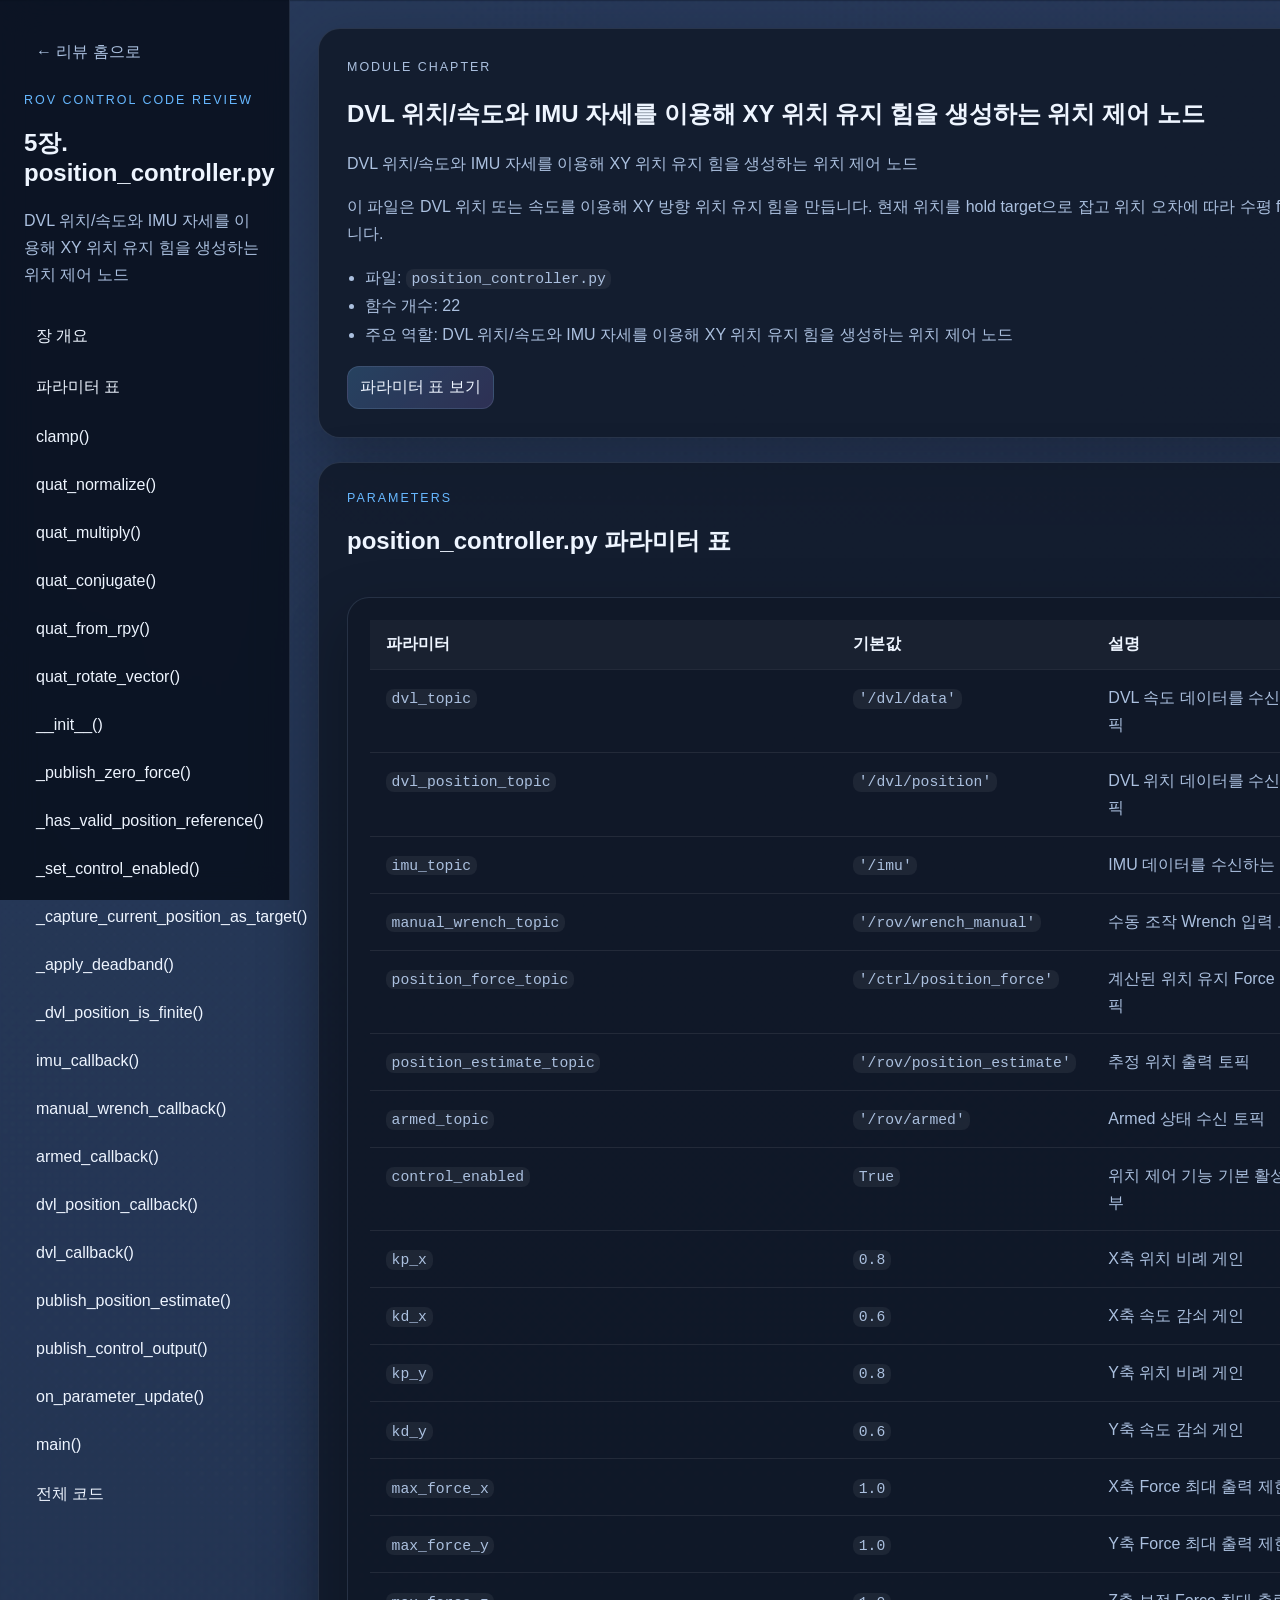
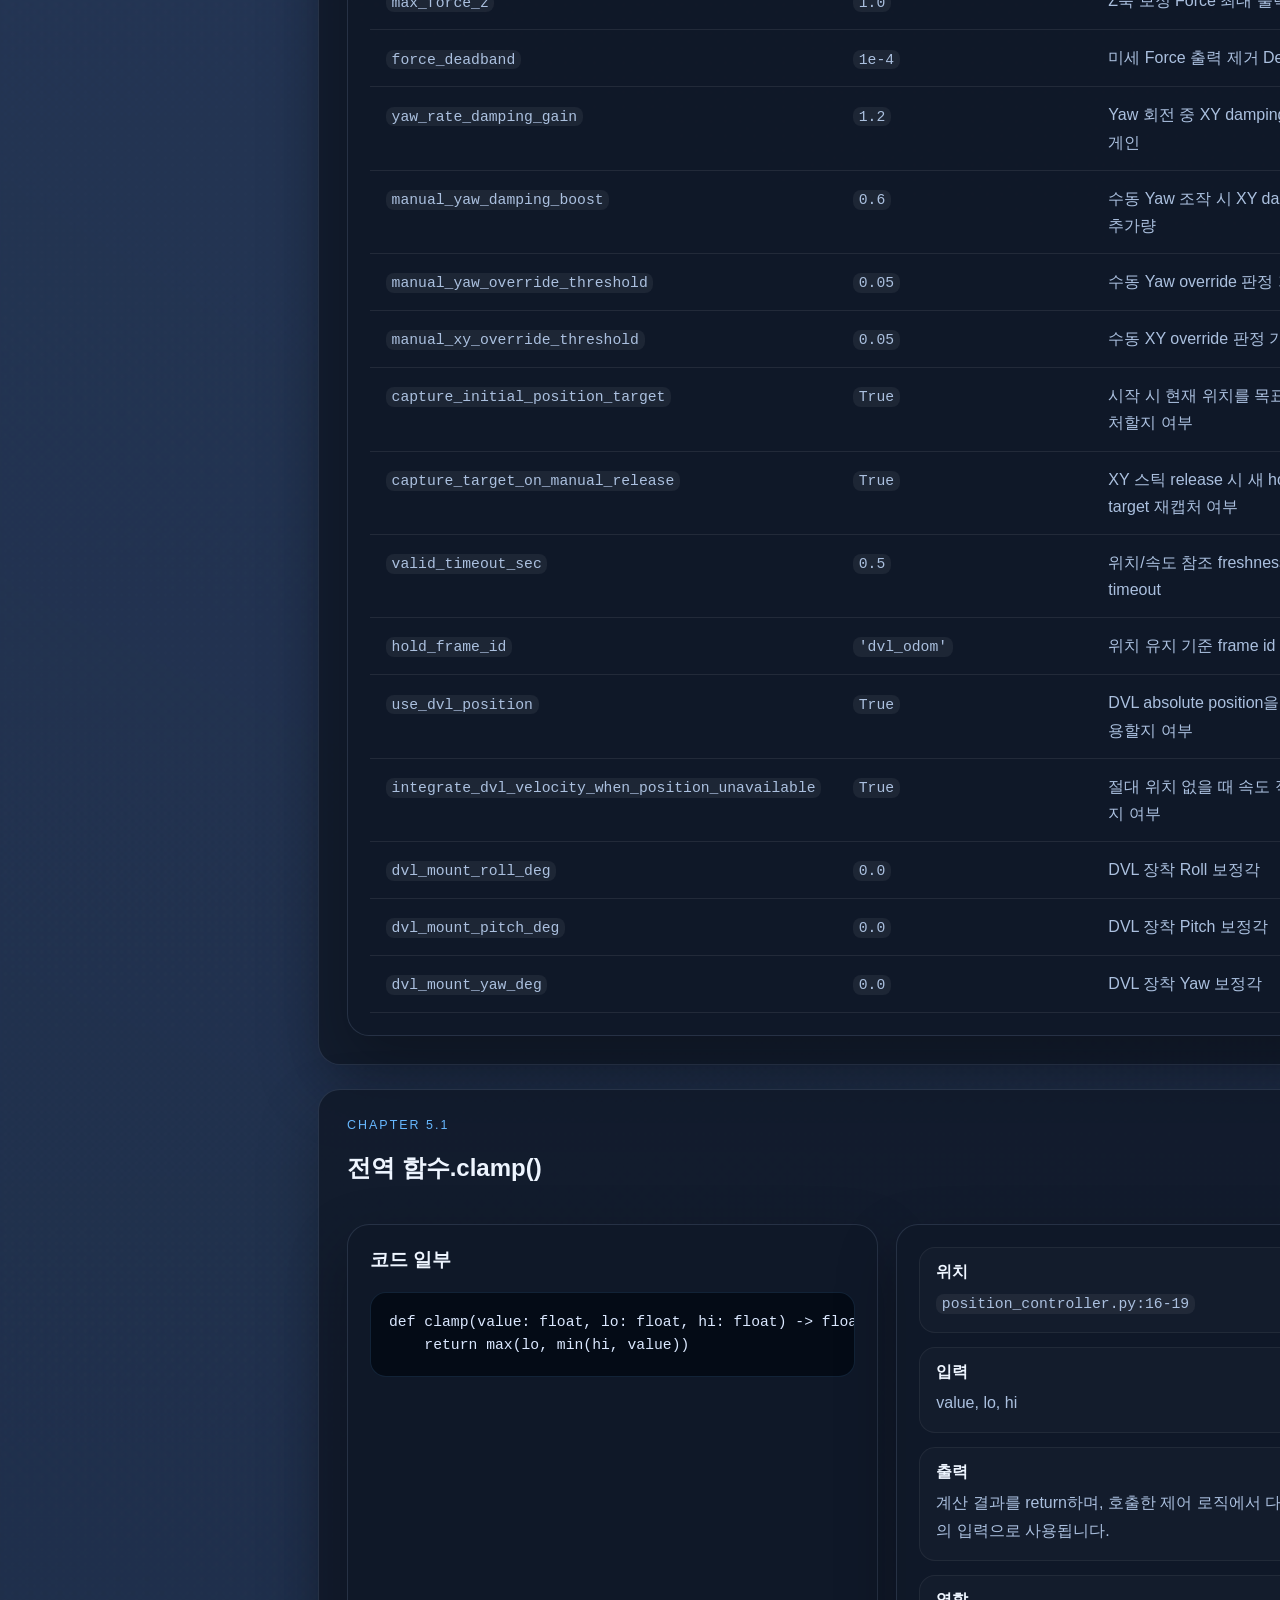
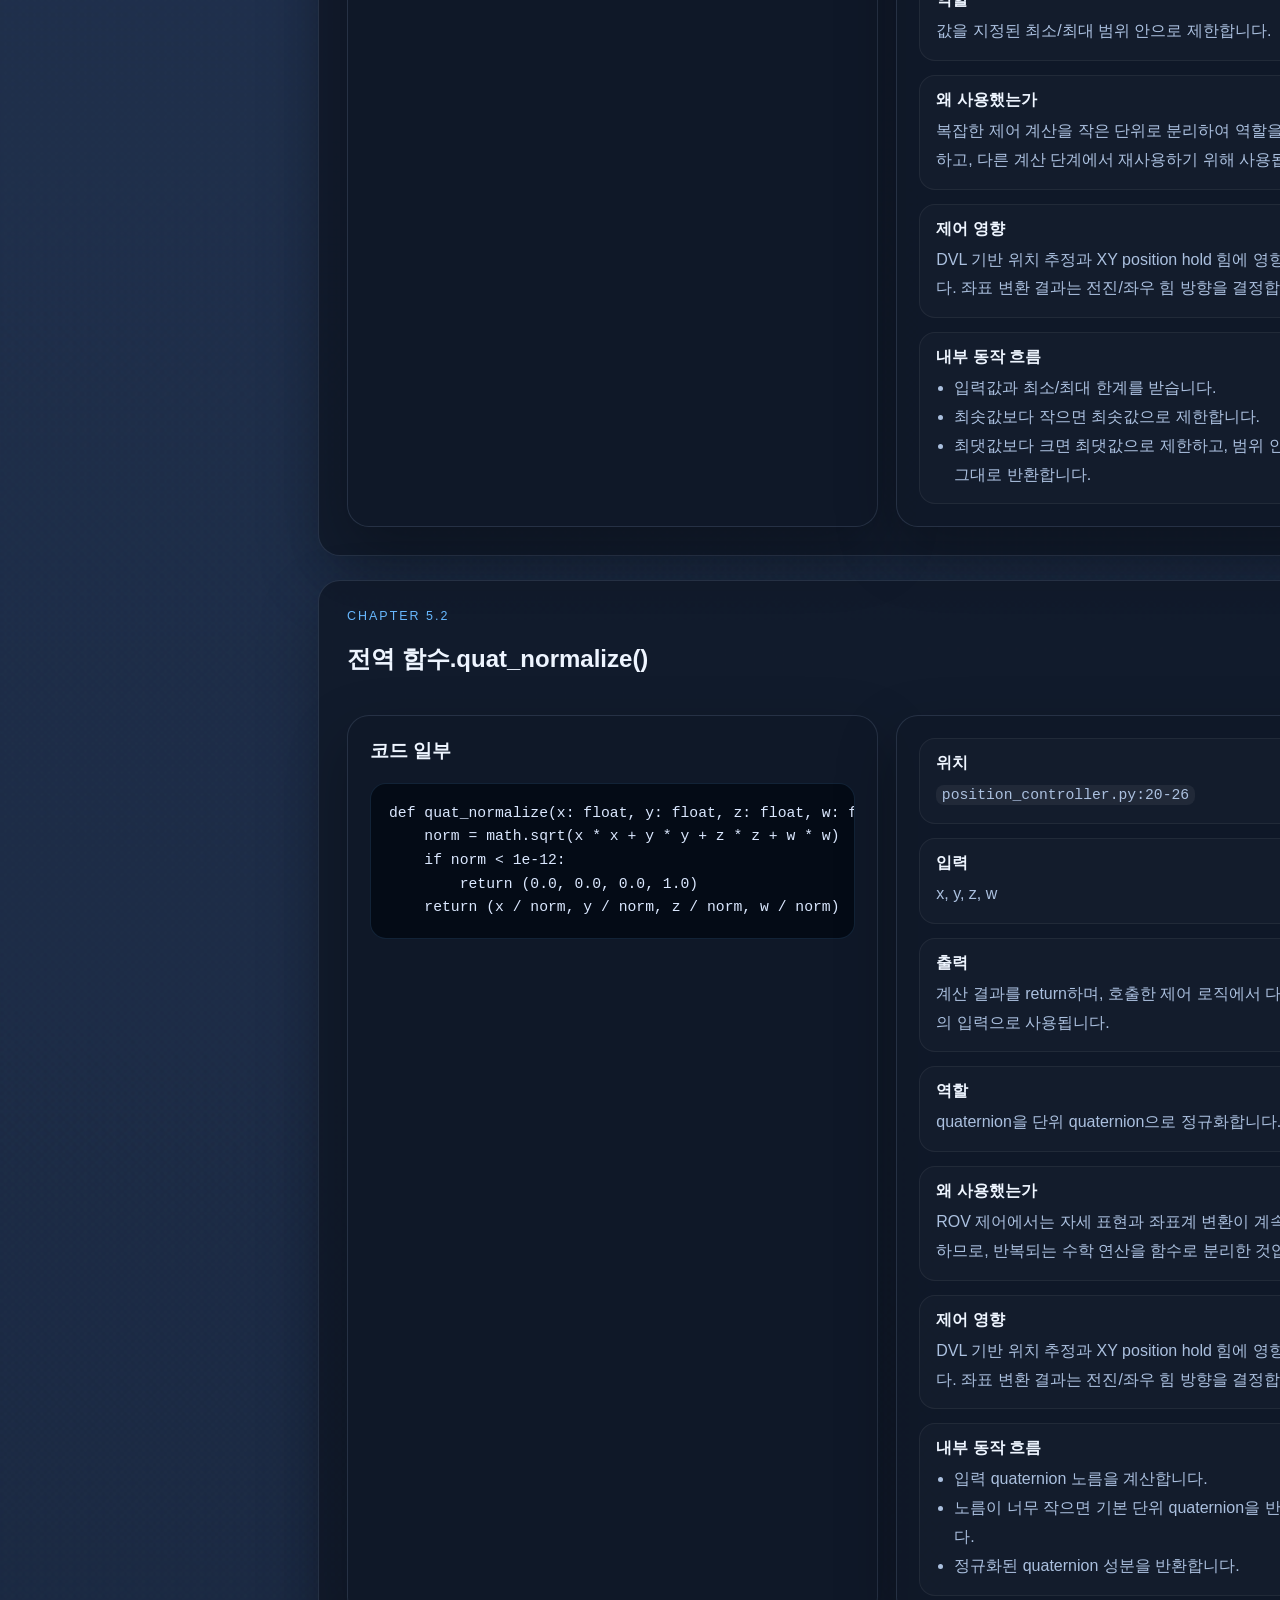
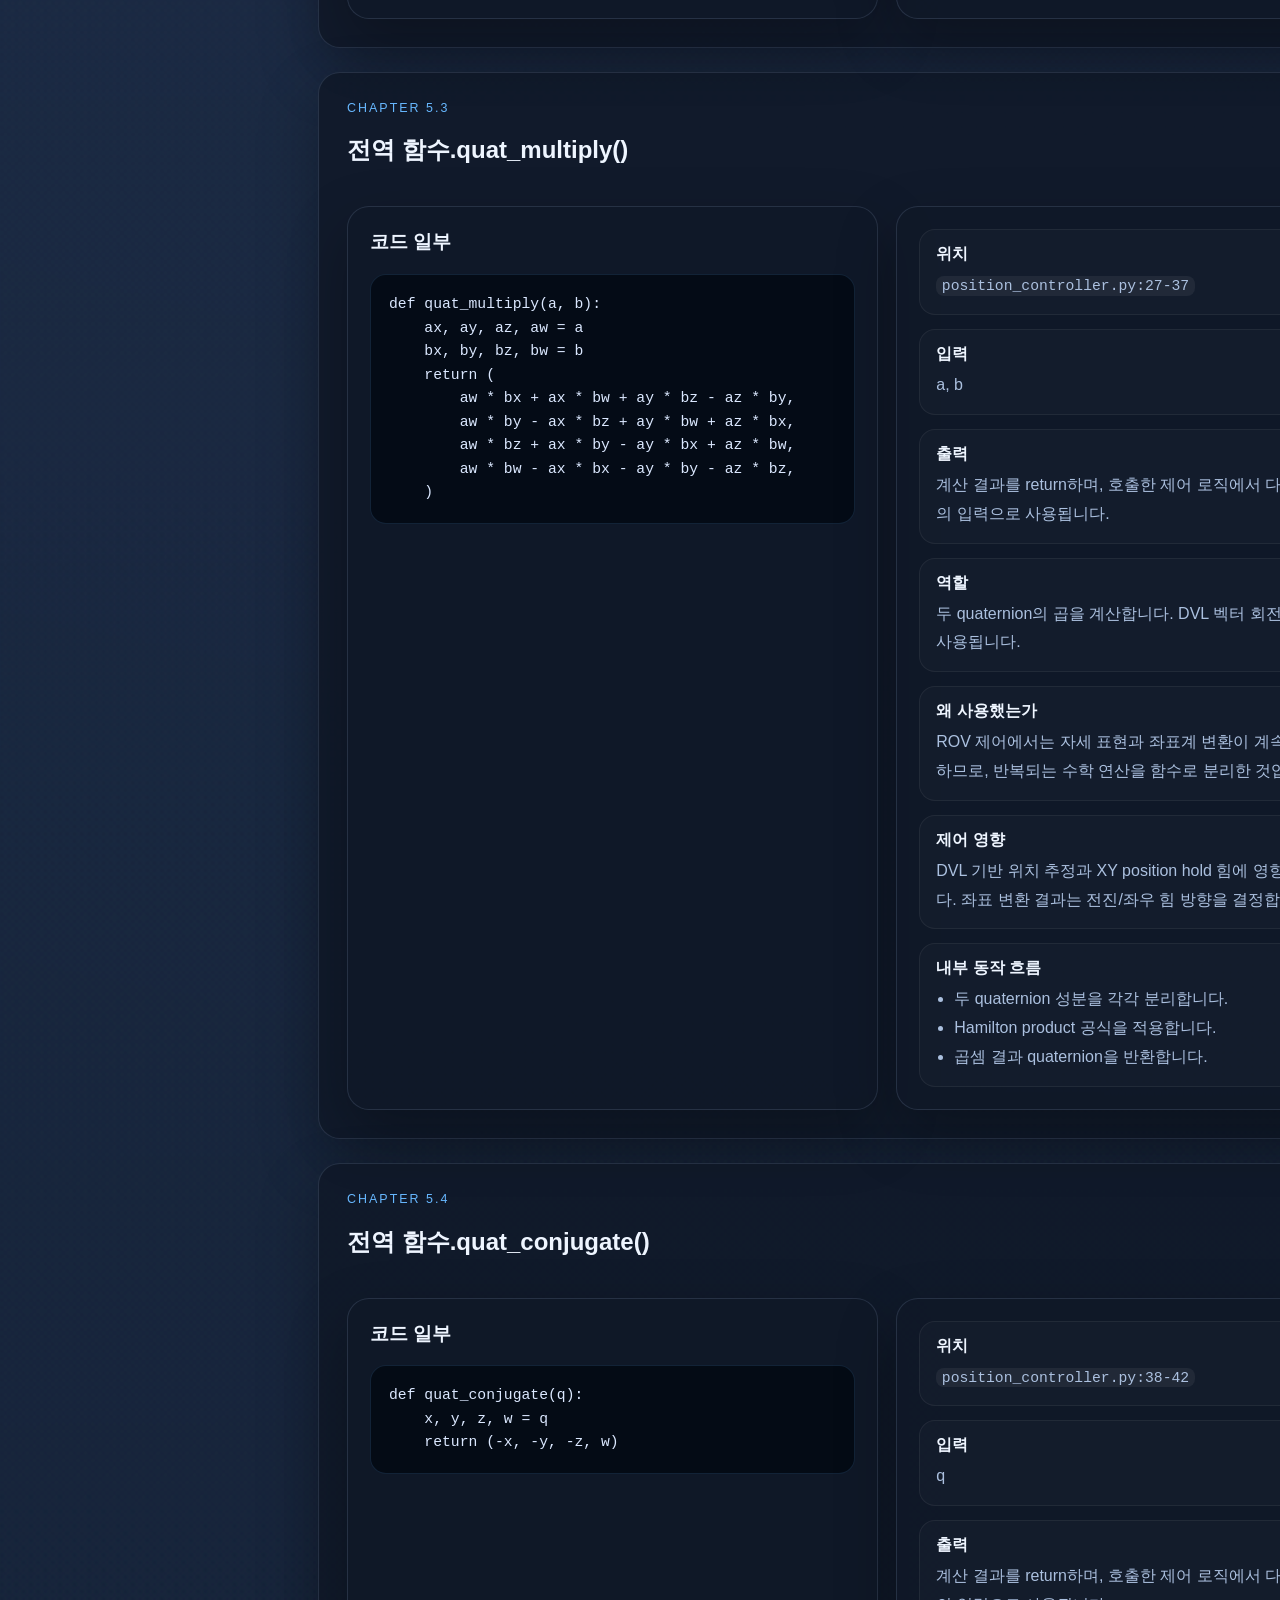
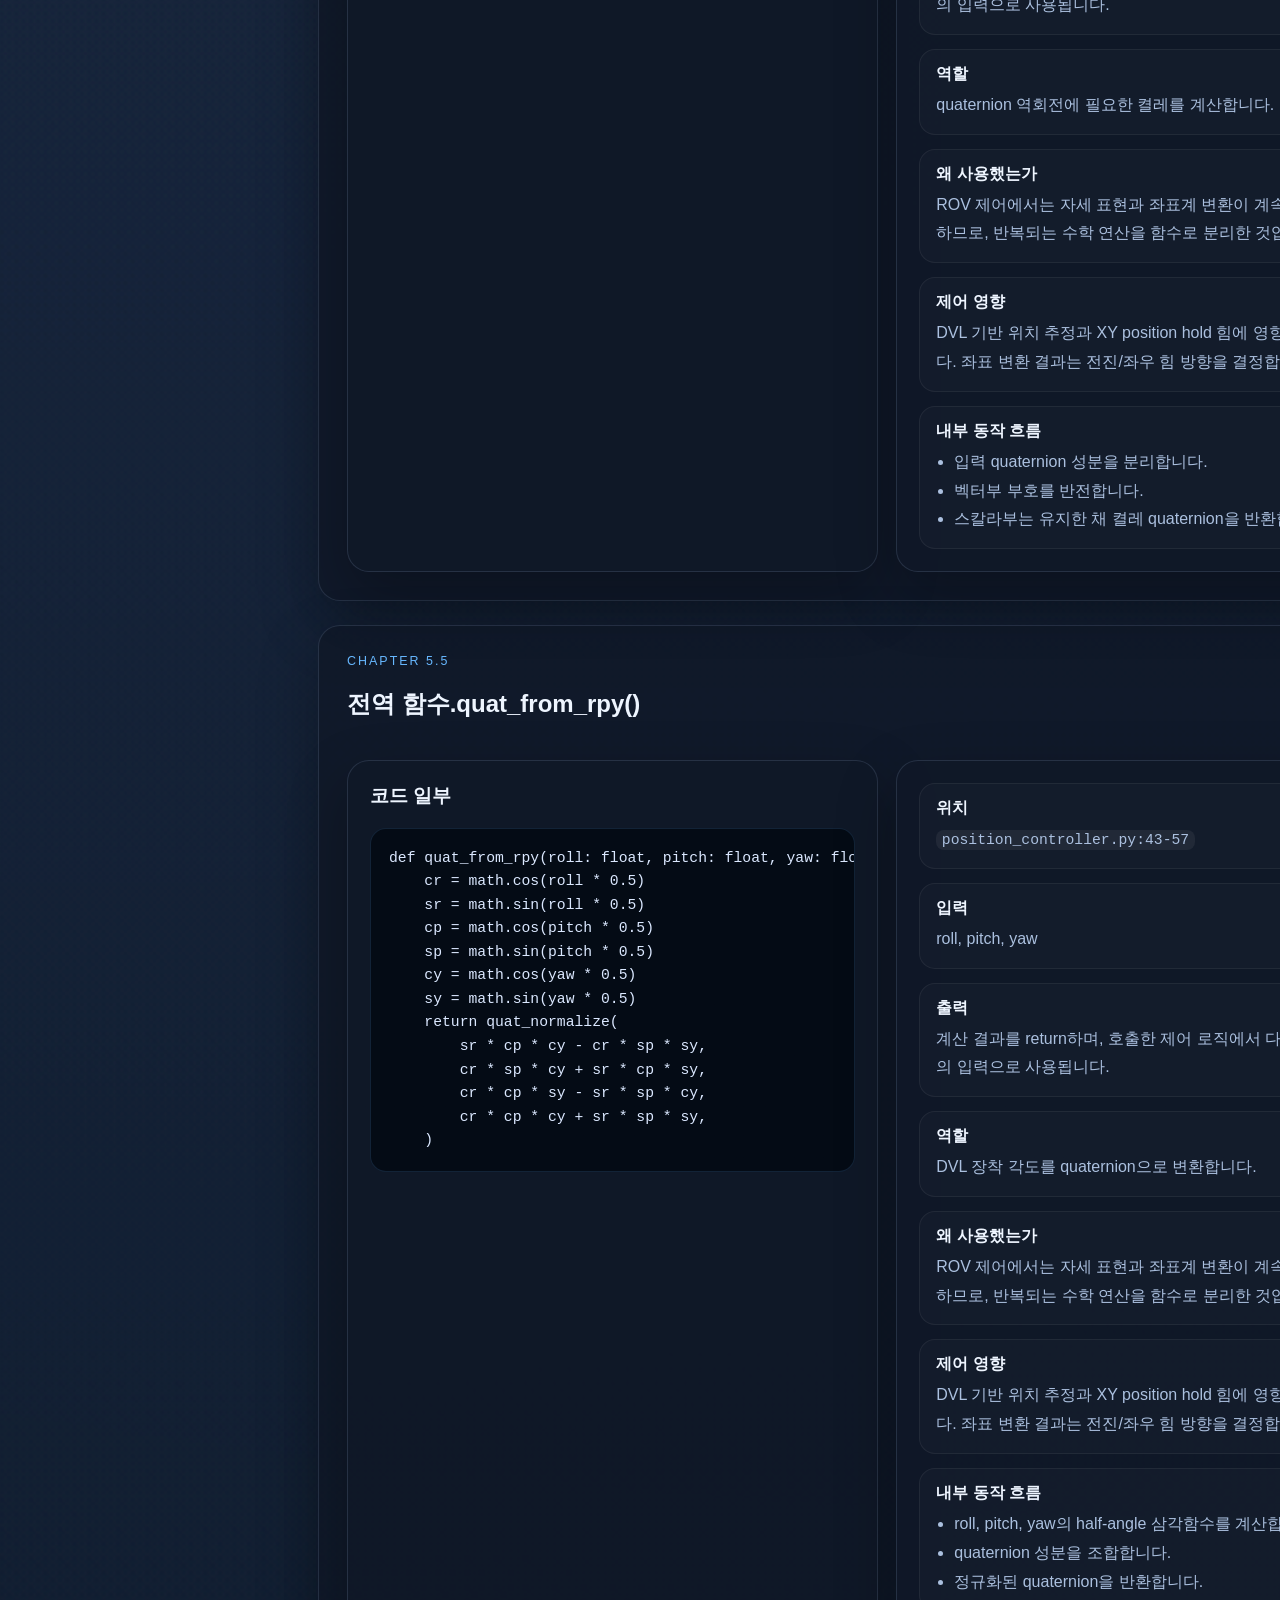
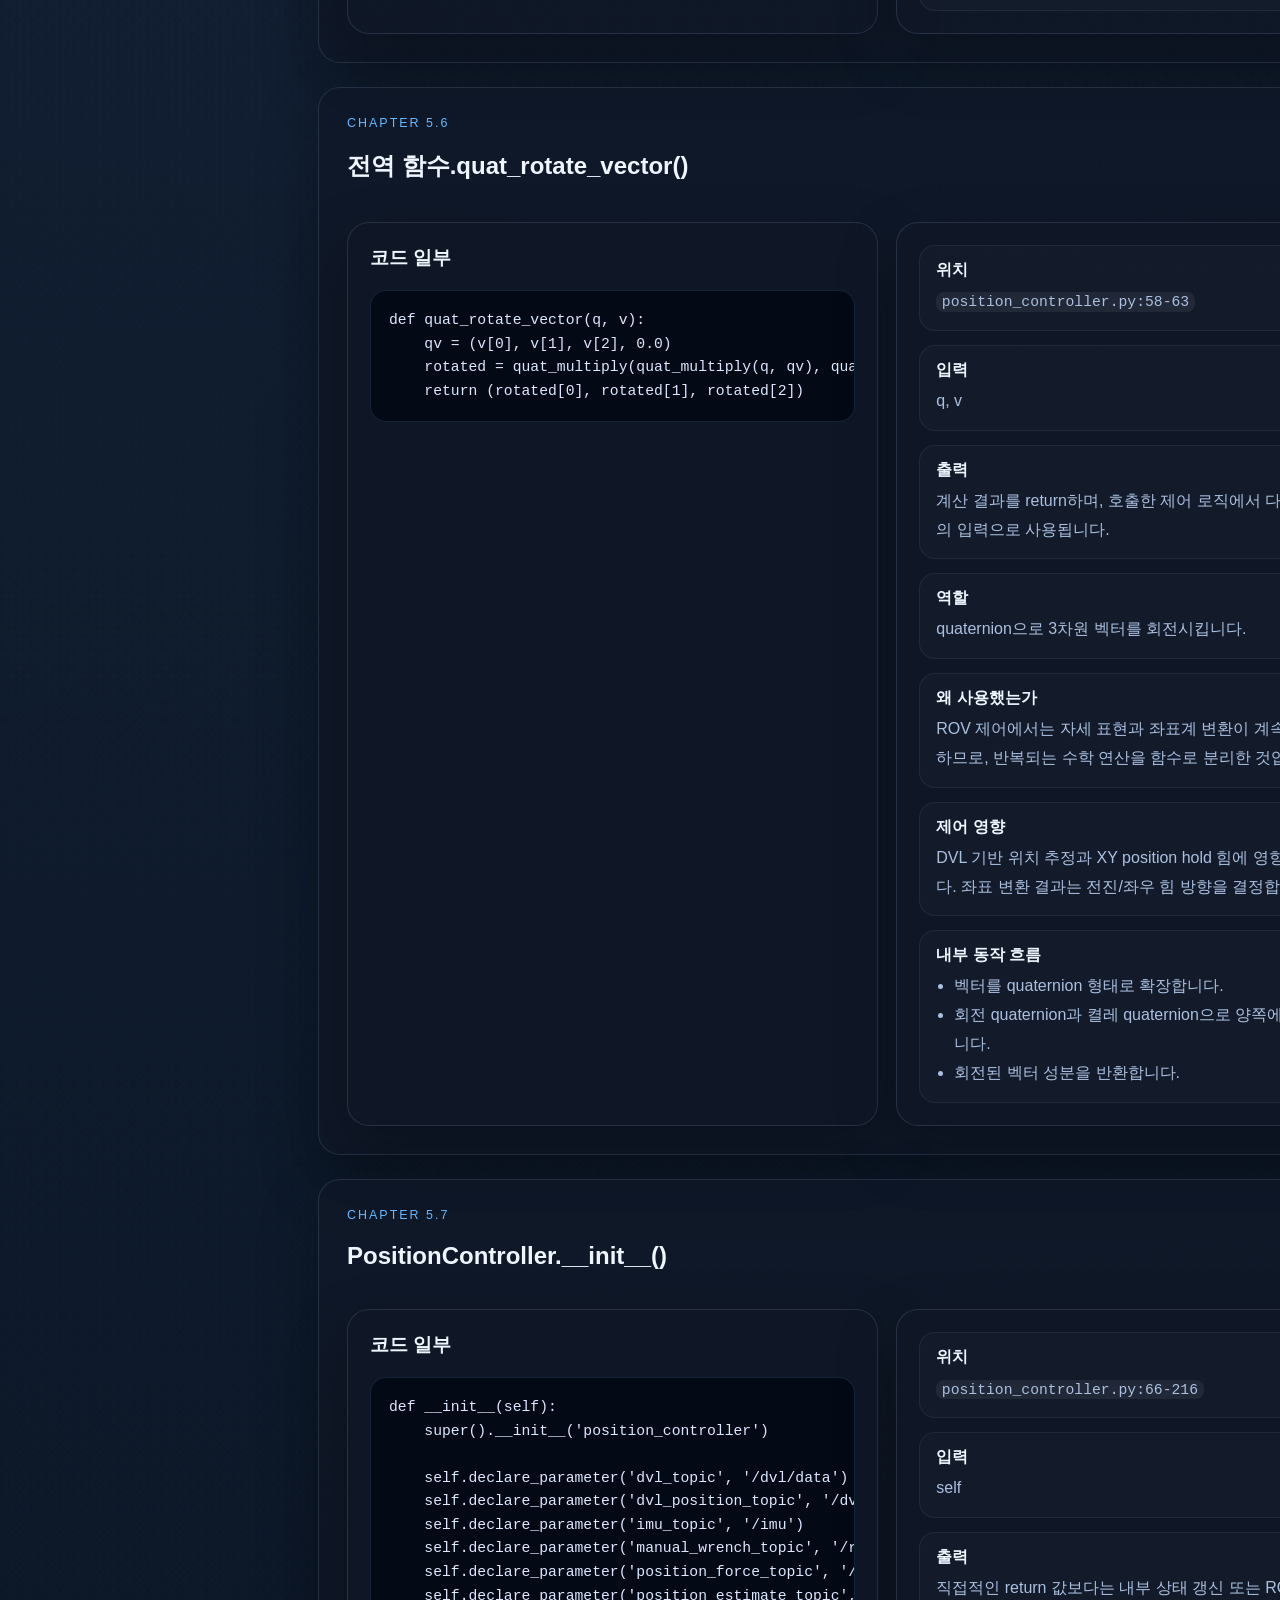
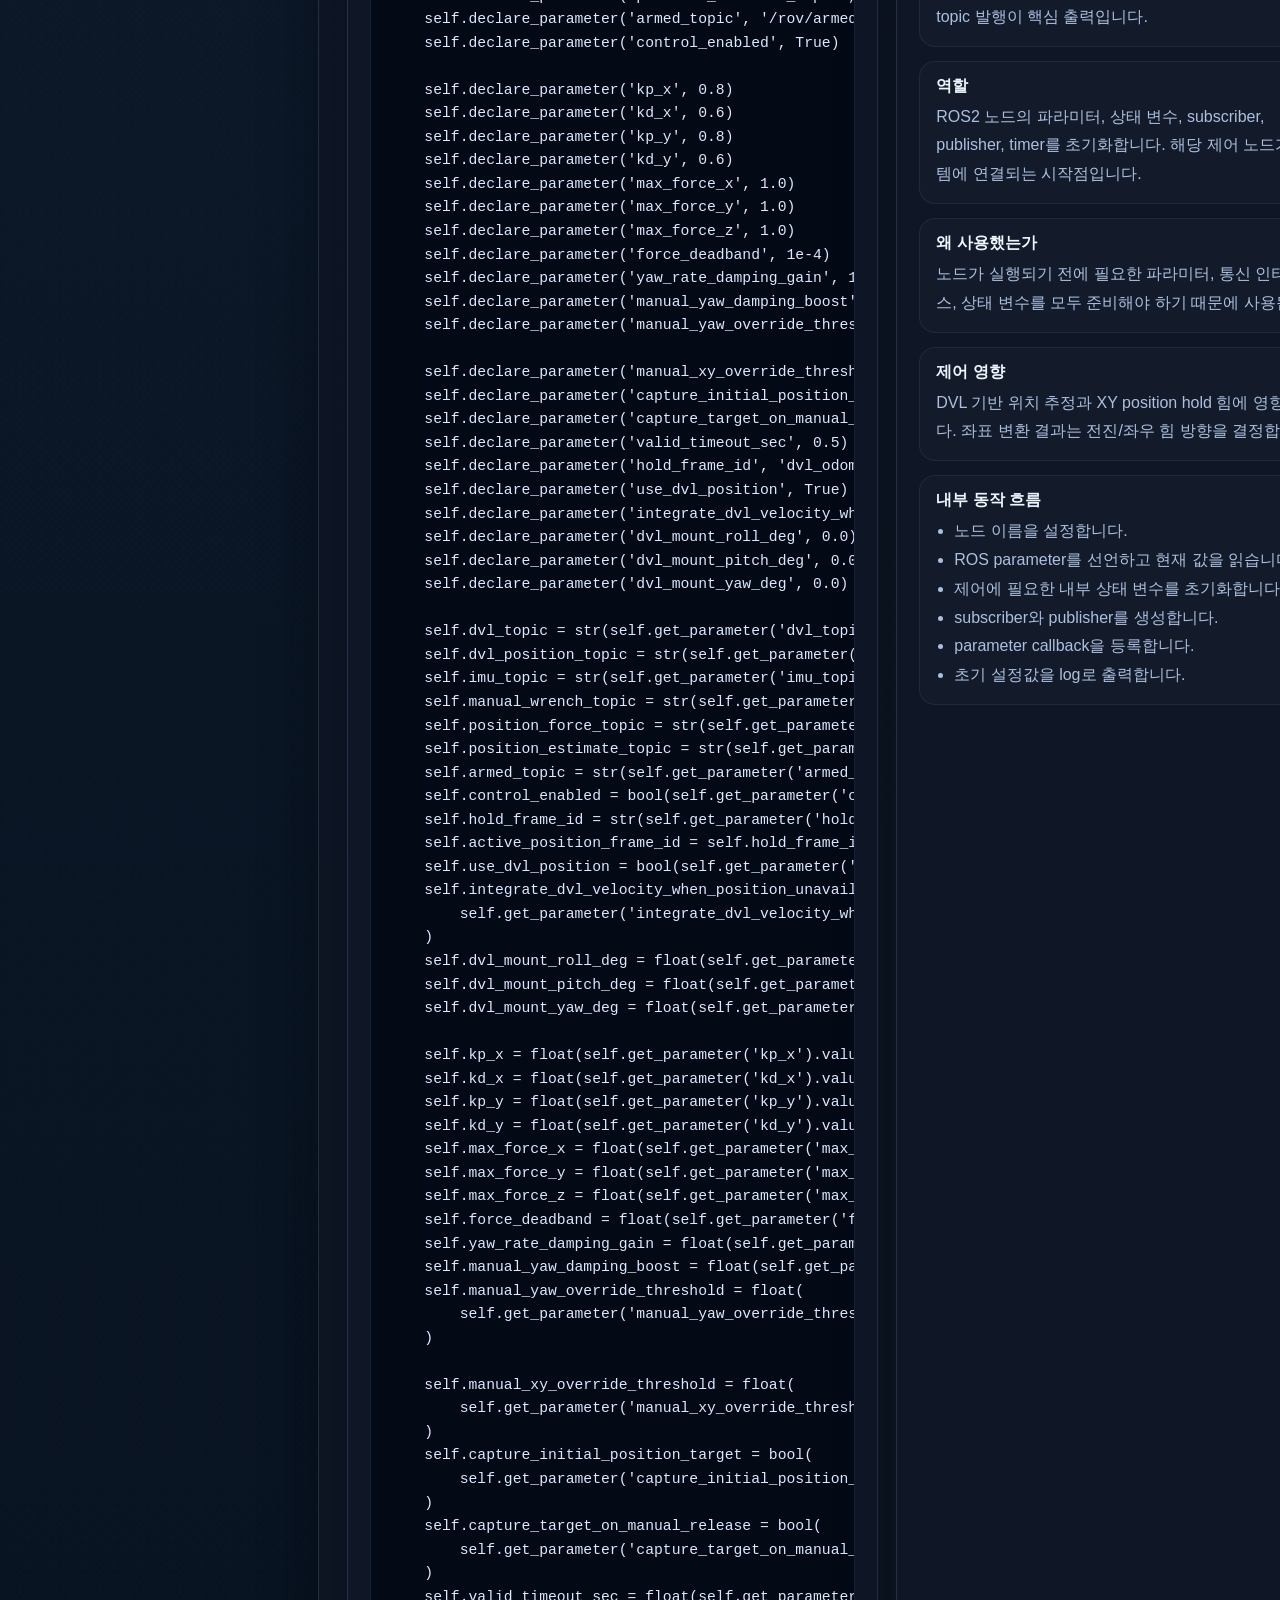
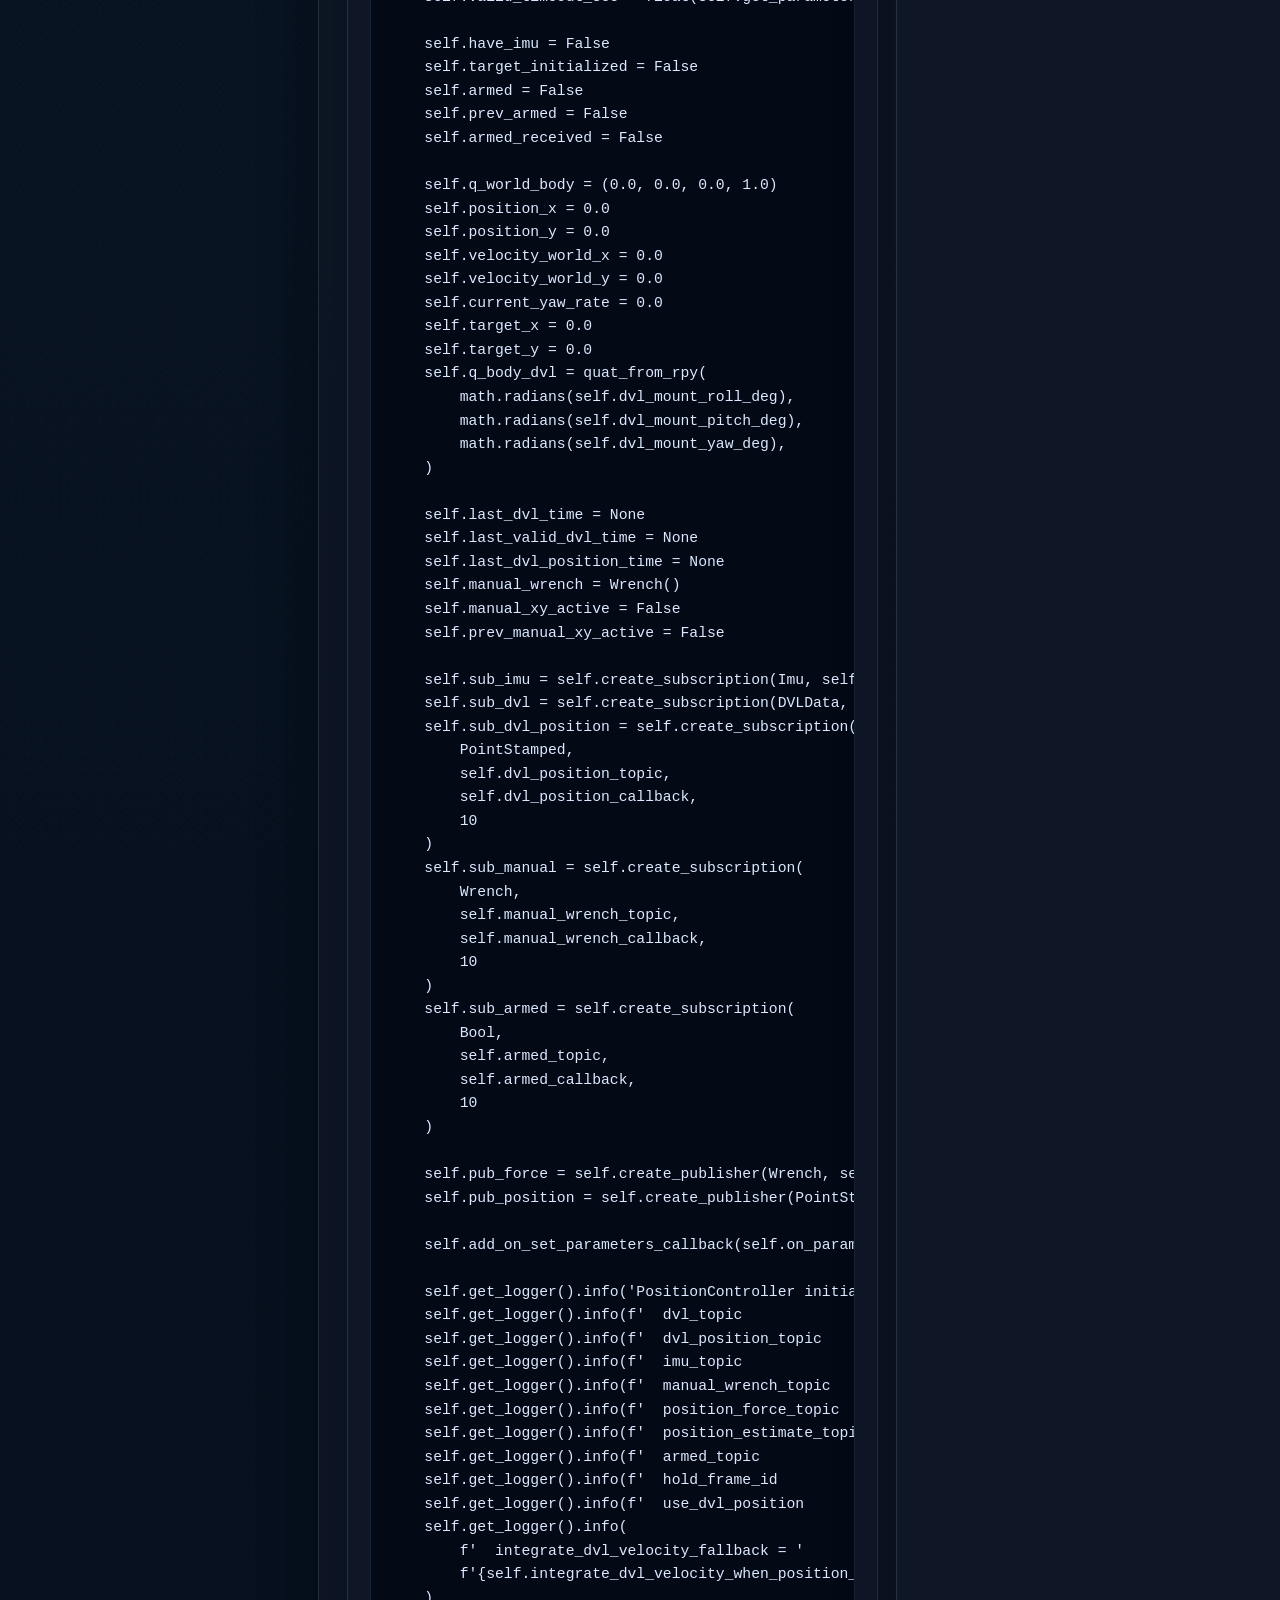
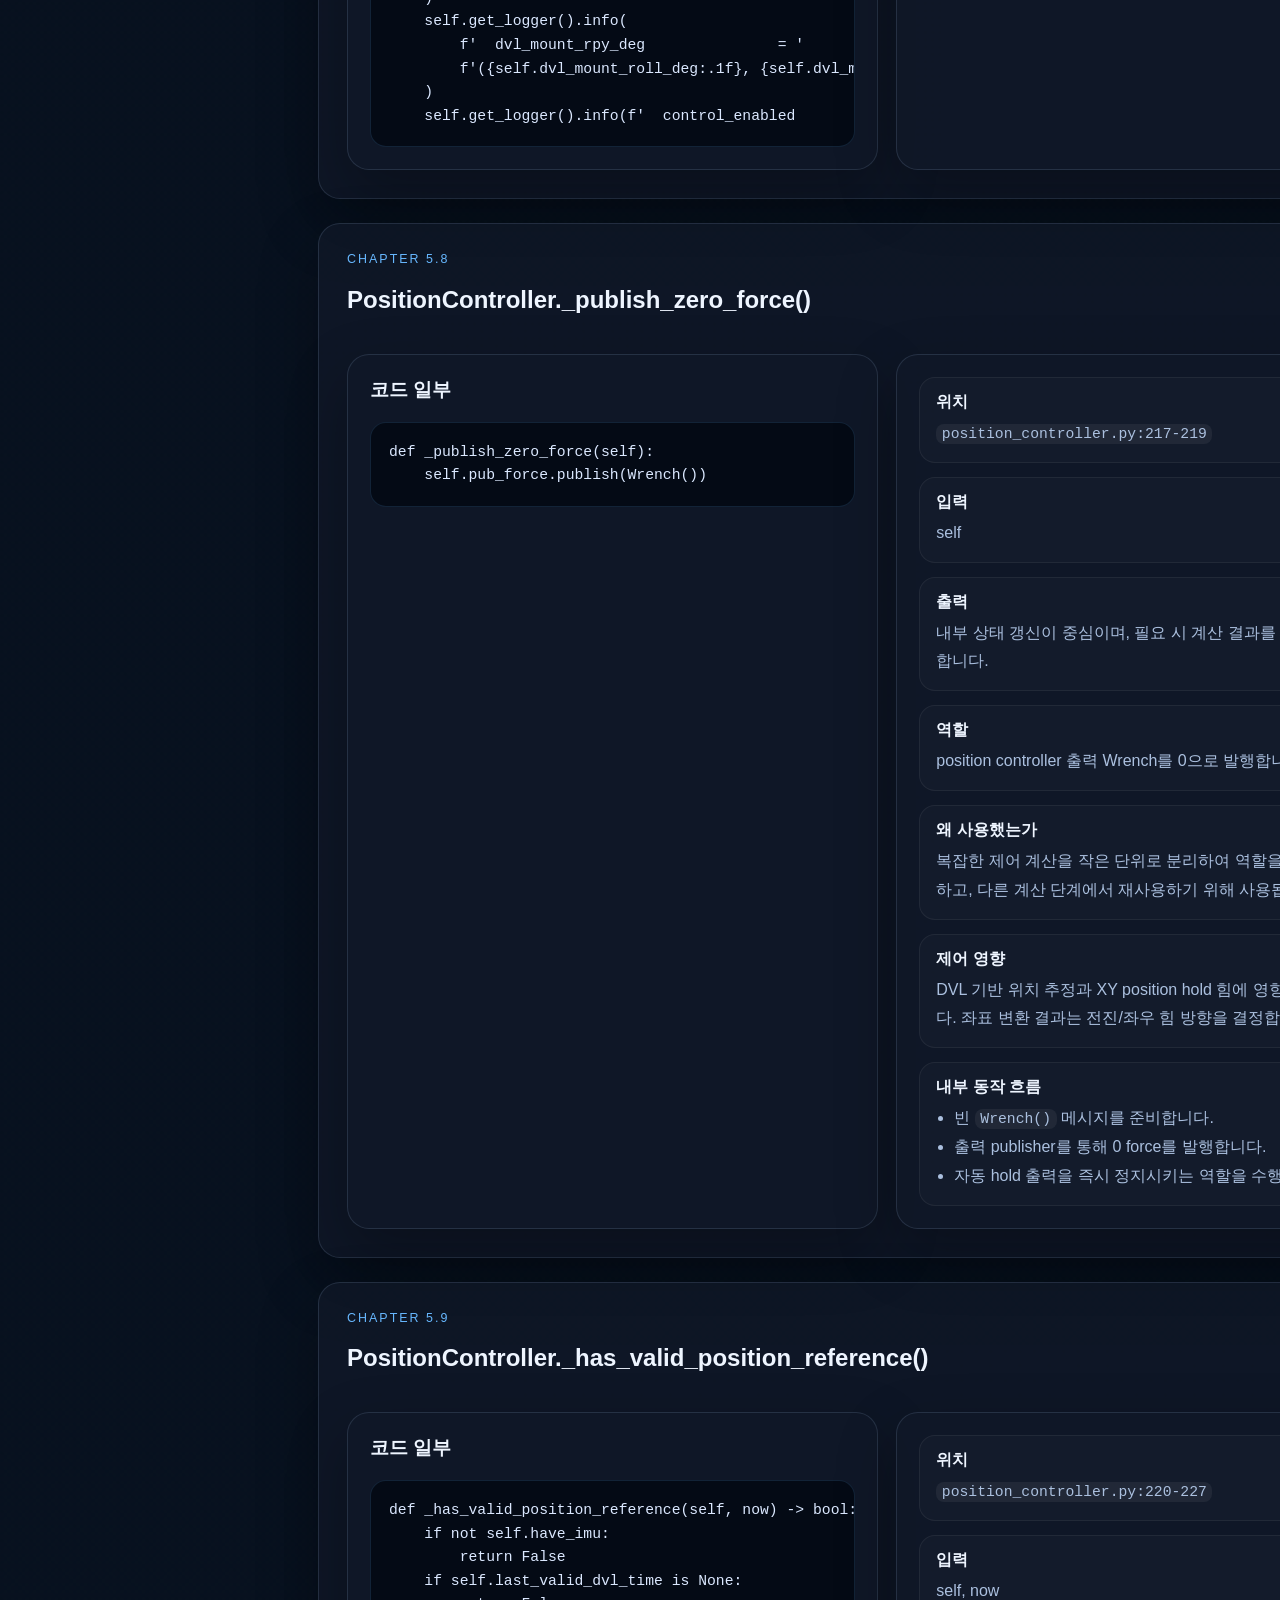
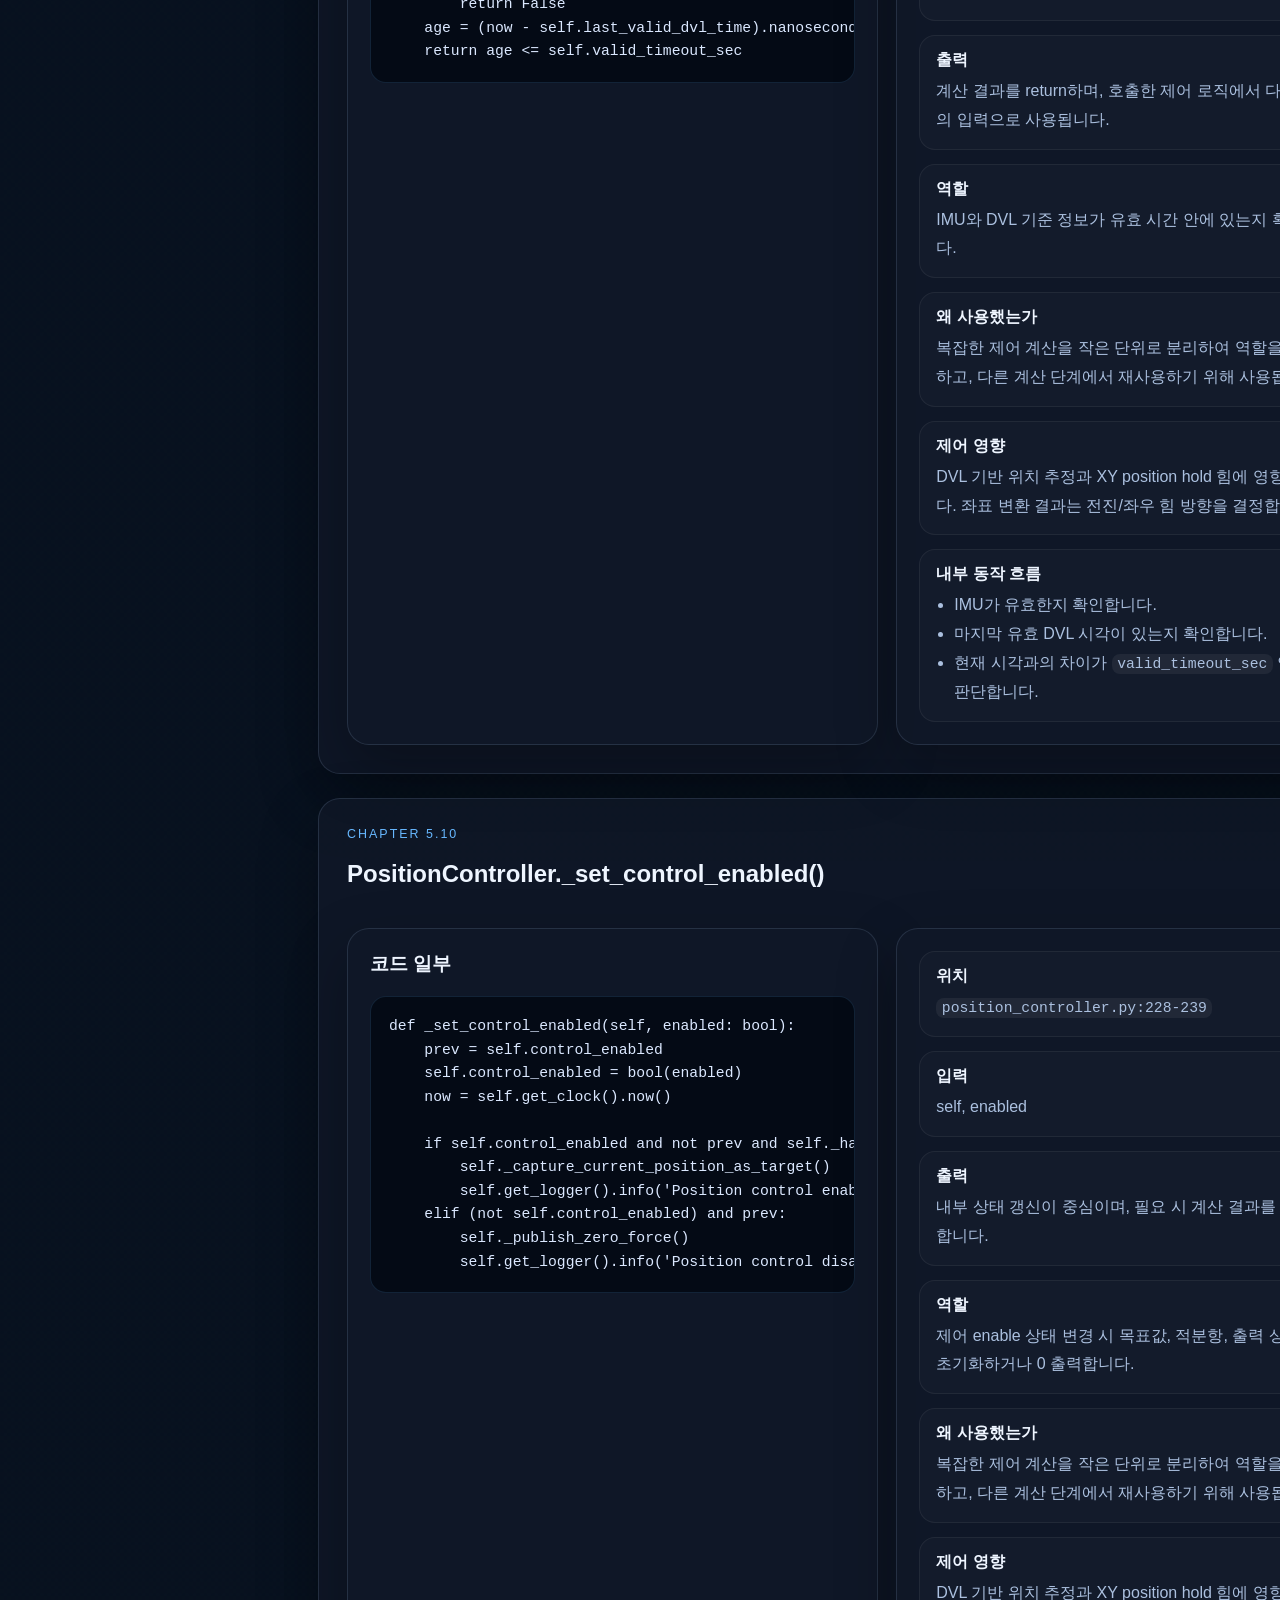
<file: code_review/controller_review/position_controller_review.html>
<!DOCTYPE html>
<html lang="ko">
<head>
  <meta charset="UTF-8" />
  <meta name="viewport" content="width=device-width, initial-scale=1.0" />
  <title>Position Controller Review</title>
  <link rel="stylesheet" href="styles.css" />
</head>
<body class="detail-body">
  <div class="detail-shell">
    <aside class="detail-sidebar">
      <a class="back-link" href="index.html">← 리뷰 홈으로</a>
      <p class="eyebrow">ROV Control Code Review</p>
      <h1>5장. position_controller.py</h1>
      <p class="meta">DVL 위치/속도와 IMU 자세를 이용해 XY 위치 유지 힘을 생성하는 위치 제어 노드</p>
      <nav class="toc">
        <a href="#chapter">장 개요</a>
        <a href="#parameter-table">파라미터 표</a>
        <a href="#fn-clamp">clamp()</a>
<a href="#fn-quat_normalize">quat_normalize()</a>
<a href="#fn-quat_multiply">quat_multiply()</a>
<a href="#fn-quat_conjugate">quat_conjugate()</a>
<a href="#fn-quat_from_rpy">quat_from_rpy()</a>
<a href="#fn-quat_rotate_vector">quat_rotate_vector()</a>
<a href="#fn-__init__">__init__()</a>
<a href="#fn-_publish_zero_force">_publish_zero_force()</a>
<a href="#fn-_has_valid_position_reference">_has_valid_position_reference()</a>
<a href="#fn-_set_control_enabled">_set_control_enabled()</a>
<a href="#fn-_capture_current_position_as_target">_capture_current_position_as_target()</a>
<a href="#fn-_apply_deadband">_apply_deadband()</a>
<a href="#fn-_dvl_position_is_finite">_dvl_position_is_finite()</a>
<a href="#fn-imu_callback">imu_callback()</a>
<a href="#fn-manual_wrench_callback">manual_wrench_callback()</a>
<a href="#fn-armed_callback">armed_callback()</a>
<a href="#fn-dvl_position_callback">dvl_position_callback()</a>
<a href="#fn-dvl_callback">dvl_callback()</a>
<a href="#fn-publish_position_estimate">publish_position_estimate()</a>
<a href="#fn-publish_control_output">publish_control_output()</a>
<a href="#fn-on_parameter_update">on_parameter_update()</a>
<a href="#fn-main">main()</a>
        <a href="#full-source">전체 코드</a>
      </nav>
    </aside>
    <main class="detail-content">
      <section id="chapter" class="hero">
        <div>
          <p class="eyebrow">Module Chapter</p>
          <h2>DVL 위치/속도와 IMU 자세를 이용해 XY 위치 유지 힘을 생성하는 위치 제어 노드</h2>
          <p>DVL 위치/속도와 IMU 자세를 이용해 XY 위치 유지 힘을 생성하는 위치 제어 노드</p>
          <p>이 파일은 DVL 위치 또는 속도를 이용해 XY 방향 위치 유지 힘을 만듭니다. 현재 위치를 hold target으로 잡고 위치 오차에 따라 수평 force를 만듭니다.</p>
          <ul class="summary-list">
            <li>파일: <code>position_controller.py</code></li>
            <li>함수 개수: 22</li>
            <li>주요 역할: DVL 위치/속도와 IMU 자세를 이용해 XY 위치 유지 힘을 생성하는 위치 제어 노드</li>
          </ul>
          <div class="module-actions">
            <a class="primary-link" href="#parameter-table">파라미터 표 보기</a>
          </div>
        </div>
      </section>
      <section id="parameter-table" class="panel">
        <div class="panel-heading">
          <div>
            <p class="section-kicker">Parameters</p>
            <h2>position_controller.py 파라미터 표</h2>
          </div>
        </div>
        <div class="review-card">
          <div class="table-scroll"><table class="parameter-table"><thead><tr><th>파라미터</th><th>기본값</th><th>설명</th></tr></thead><tbody><tr><td><code>dvl_topic</code></td><td><code>&#x27;/dvl/data&#x27;</code></td><td>DVL 속도 데이터를 수신하는 토픽</td></tr><tr><td><code>dvl_position_topic</code></td><td><code>&#x27;/dvl/position&#x27;</code></td><td>DVL 위치 데이터를 수신하는 토픽</td></tr><tr><td><code>imu_topic</code></td><td><code>&#x27;/imu&#x27;</code></td><td>IMU 데이터를 수신하는 토픽</td></tr><tr><td><code>manual_wrench_topic</code></td><td><code>&#x27;/rov/wrench_manual&#x27;</code></td><td>수동 조작 Wrench 입력 토픽</td></tr><tr><td><code>position_force_topic</code></td><td><code>&#x27;/ctrl/position_force&#x27;</code></td><td>계산된 위치 유지 Force 출력 토픽</td></tr><tr><td><code>position_estimate_topic</code></td><td><code>&#x27;/rov/position_estimate&#x27;</code></td><td>추정 위치 출력 토픽</td></tr><tr><td><code>armed_topic</code></td><td><code>&#x27;/rov/armed&#x27;</code></td><td>Armed 상태 수신 토픽</td></tr><tr><td><code>control_enabled</code></td><td><code>True</code></td><td>위치 제어 기능 기본 활성화 여부</td></tr><tr><td><code>kp_x</code></td><td><code>0.8</code></td><td>X축 위치 비례 게인</td></tr><tr><td><code>kd_x</code></td><td><code>0.6</code></td><td>X축 속도 감쇠 게인</td></tr><tr><td><code>kp_y</code></td><td><code>0.8</code></td><td>Y축 위치 비례 게인</td></tr><tr><td><code>kd_y</code></td><td><code>0.6</code></td><td>Y축 속도 감쇠 게인</td></tr><tr><td><code>max_force_x</code></td><td><code>1.0</code></td><td>X축 Force 최대 출력 제한</td></tr><tr><td><code>max_force_y</code></td><td><code>1.0</code></td><td>Y축 Force 최대 출력 제한</td></tr><tr><td><code>max_force_z</code></td><td><code>1.0</code></td><td>Z축 보정 Force 최대 출력 제한</td></tr><tr><td><code>force_deadband</code></td><td><code>1e-4</code></td><td>미세 Force 출력 제거 Deadband</td></tr><tr><td><code>yaw_rate_damping_gain</code></td><td><code>1.2</code></td><td>Yaw 회전 중 XY damping 추가 게인</td></tr><tr><td><code>manual_yaw_damping_boost</code></td><td><code>0.6</code></td><td>수동 Yaw 조작 시 XY damping 추가량</td></tr><tr><td><code>manual_yaw_override_threshold</code></td><td><code>0.05</code></td><td>수동 Yaw override 판정 기준</td></tr><tr><td><code>manual_xy_override_threshold</code></td><td><code>0.05</code></td><td>수동 XY override 판정 기준</td></tr><tr><td><code>capture_initial_position_target</code></td><td><code>True</code></td><td>시작 시 현재 위치를 목표로 캡처할지 여부</td></tr><tr><td><code>capture_target_on_manual_release</code></td><td><code>True</code></td><td>XY 스틱 release 시 새 hold target 재캡처 여부</td></tr><tr><td><code>valid_timeout_sec</code></td><td><code>0.5</code></td><td>위치/속도 참조 freshness timeout</td></tr><tr><td><code>hold_frame_id</code></td><td><code>&#x27;dvl_odom&#x27;</code></td><td>위치 유지 기준 frame id</td></tr><tr><td><code>use_dvl_position</code></td><td><code>True</code></td><td>DVL absolute position을 직접 사용할지 여부</td></tr><tr><td><code>integrate_dvl_velocity_when_position_unavailable</code></td><td><code>True</code></td><td>절대 위치 없을 때 속도 적분 유지 여부</td></tr><tr><td><code>dvl_mount_roll_deg</code></td><td><code>0.0</code></td><td>DVL 장착 Roll 보정각</td></tr><tr><td><code>dvl_mount_pitch_deg</code></td><td><code>0.0</code></td><td>DVL 장착 Pitch 보정각</td></tr><tr><td><code>dvl_mount_yaw_deg</code></td><td><code>0.0</code></td><td>DVL 장착 Yaw 보정각</td></tr></tbody></table></div>
        </div>
      </section>
      <section id="fn-clamp" class="review-section">
        <div class="panel-heading">
          <div>
            <p class="section-kicker">Chapter 5.1</p>
            <h2>전역 함수.clamp()</h2>
          </div>
        </div>
        <div class="doc-grid">
          <article class="review-card code-card">
            <h3>코드 일부</h3>
            <pre><code>def clamp(value: float, lo: float, hi: float) -&gt; float:
    return max(lo, min(hi, value))</code></pre>
          </article>
          <article class="review-card prose-card">
            <dl class="doc-meta">
              <div><dt>위치</dt><dd><code>position_controller.py:16-19</code></dd></div>
              <div><dt>입력</dt><dd>value, lo, hi</dd></div>
              <div><dt>출력</dt><dd>계산 결과를 return하며, 호출한 제어 로직에서 다음 계산의 입력으로 사용됩니다.</dd></div>
              <div><dt>역할</dt><dd>값을 지정된 최소/최대 범위 안으로 제한합니다.</dd></div>
              <div><dt>왜 사용했는가</dt><dd>복잡한 제어 계산을 작은 단위로 분리하여 역할을 명확히 하고, 다른 계산 단계에서 재사용하기 위해 사용됩니다.</dd></div>
              <div><dt>제어 영향</dt><dd>DVL 기반 위치 추정과 XY position hold 힘에 영향을 준다. 좌표 변환 결과는 전진/좌우 힘 방향을 결정합니다.</dd></div>
              <div><dt>내부 동작 흐름</dt><dd><ul class="flow-list"><li>입력값과 최소/최대 한계를 받습니다.</li><li>최솟값보다 작으면 최솟값으로 제한합니다.</li><li>최댓값보다 크면 최댓값으로 제한하고, 범위 안이면 그대로 반환합니다.</li></ul></dd></div>
            </dl>
          </article>
        </div>
      </section> <section id="fn-quat_normalize" class="review-section">
        <div class="panel-heading">
          <div>
            <p class="section-kicker">Chapter 5.2</p>
            <h2>전역 함수.quat_normalize()</h2>
          </div>
        </div>
        <div class="doc-grid">
          <article class="review-card code-card">
            <h3>코드 일부</h3>
            <pre><code>def quat_normalize(x: float, y: float, z: float, w: float):
    norm = math.sqrt(x * x + y * y + z * z + w * w)
    if norm &lt; 1e-12:
        return (0.0, 0.0, 0.0, 1.0)
    return (x / norm, y / norm, z / norm, w / norm)</code></pre>
          </article>
          <article class="review-card prose-card">
            <dl class="doc-meta">
              <div><dt>위치</dt><dd><code>position_controller.py:20-26</code></dd></div>
              <div><dt>입력</dt><dd>x, y, z, w</dd></div>
              <div><dt>출력</dt><dd>계산 결과를 return하며, 호출한 제어 로직에서 다음 계산의 입력으로 사용됩니다.</dd></div>
              <div><dt>역할</dt><dd>quaternion을 단위 quaternion으로 정규화합니다.</dd></div>
              <div><dt>왜 사용했는가</dt><dd>ROV 제어에서는 자세 표현과 좌표계 변환이 계속 필요하므로, 반복되는 수학 연산을 함수로 분리한 것입니다.</dd></div>
              <div><dt>제어 영향</dt><dd>DVL 기반 위치 추정과 XY position hold 힘에 영향을 준다. 좌표 변환 결과는 전진/좌우 힘 방향을 결정합니다.</dd></div>
              <div><dt>내부 동작 흐름</dt><dd><ul class="flow-list"><li>입력 quaternion 노름을 계산합니다.</li><li>노름이 너무 작으면 기본 단위 quaternion을 반환합니다.</li><li>정규화된 quaternion 성분을 반환합니다.</li></ul></dd></div>
            </dl>
          </article>
        </div>
      </section> <section id="fn-quat_multiply" class="review-section">
        <div class="panel-heading">
          <div>
            <p class="section-kicker">Chapter 5.3</p>
            <h2>전역 함수.quat_multiply()</h2>
          </div>
        </div>
        <div class="doc-grid">
          <article class="review-card code-card">
            <h3>코드 일부</h3>
            <pre><code>def quat_multiply(a, b):
    ax, ay, az, aw = a
    bx, by, bz, bw = b
    return (
        aw * bx + ax * bw + ay * bz - az * by,
        aw * by - ax * bz + ay * bw + az * bx,
        aw * bz + ax * by - ay * bx + az * bw,
        aw * bw - ax * bx - ay * by - az * bz,
    )</code></pre>
          </article>
          <article class="review-card prose-card">
            <dl class="doc-meta">
              <div><dt>위치</dt><dd><code>position_controller.py:27-37</code></dd></div>
              <div><dt>입력</dt><dd>a, b</dd></div>
              <div><dt>출력</dt><dd>계산 결과를 return하며, 호출한 제어 로직에서 다음 계산의 입력으로 사용됩니다.</dd></div>
              <div><dt>역할</dt><dd>두 quaternion의 곱을 계산합니다. DVL 벡터 회전 변환에 사용됩니다.</dd></div>
              <div><dt>왜 사용했는가</dt><dd>ROV 제어에서는 자세 표현과 좌표계 변환이 계속 필요하므로, 반복되는 수학 연산을 함수로 분리한 것입니다.</dd></div>
              <div><dt>제어 영향</dt><dd>DVL 기반 위치 추정과 XY position hold 힘에 영향을 준다. 좌표 변환 결과는 전진/좌우 힘 방향을 결정합니다.</dd></div>
              <div><dt>내부 동작 흐름</dt><dd><ul class="flow-list"><li>두 quaternion 성분을 각각 분리합니다.</li><li>Hamilton product 공식을 적용합니다.</li><li>곱셈 결과 quaternion을 반환합니다.</li></ul></dd></div>
            </dl>
          </article>
        </div>
      </section> <section id="fn-quat_conjugate" class="review-section">
        <div class="panel-heading">
          <div>
            <p class="section-kicker">Chapter 5.4</p>
            <h2>전역 함수.quat_conjugate()</h2>
          </div>
        </div>
        <div class="doc-grid">
          <article class="review-card code-card">
            <h3>코드 일부</h3>
            <pre><code>def quat_conjugate(q):
    x, y, z, w = q
    return (-x, -y, -z, w)</code></pre>
          </article>
          <article class="review-card prose-card">
            <dl class="doc-meta">
              <div><dt>위치</dt><dd><code>position_controller.py:38-42</code></dd></div>
              <div><dt>입력</dt><dd>q</dd></div>
              <div><dt>출력</dt><dd>계산 결과를 return하며, 호출한 제어 로직에서 다음 계산의 입력으로 사용됩니다.</dd></div>
              <div><dt>역할</dt><dd>quaternion 역회전에 필요한 켤레를 계산합니다.</dd></div>
              <div><dt>왜 사용했는가</dt><dd>ROV 제어에서는 자세 표현과 좌표계 변환이 계속 필요하므로, 반복되는 수학 연산을 함수로 분리한 것입니다.</dd></div>
              <div><dt>제어 영향</dt><dd>DVL 기반 위치 추정과 XY position hold 힘에 영향을 준다. 좌표 변환 결과는 전진/좌우 힘 방향을 결정합니다.</dd></div>
              <div><dt>내부 동작 흐름</dt><dd><ul class="flow-list"><li>입력 quaternion 성분을 분리합니다.</li><li>벡터부 부호를 반전합니다.</li><li>스칼라부는 유지한 채 켤레 quaternion을 반환합니다.</li></ul></dd></div>
            </dl>
          </article>
        </div>
      </section> <section id="fn-quat_from_rpy" class="review-section">
        <div class="panel-heading">
          <div>
            <p class="section-kicker">Chapter 5.5</p>
            <h2>전역 함수.quat_from_rpy()</h2>
          </div>
        </div>
        <div class="doc-grid">
          <article class="review-card code-card">
            <h3>코드 일부</h3>
            <pre><code>def quat_from_rpy(roll: float, pitch: float, yaw: float):
    cr = math.cos(roll * 0.5)
    sr = math.sin(roll * 0.5)
    cp = math.cos(pitch * 0.5)
    sp = math.sin(pitch * 0.5)
    cy = math.cos(yaw * 0.5)
    sy = math.sin(yaw * 0.5)
    return quat_normalize(
        sr * cp * cy - cr * sp * sy,
        cr * sp * cy + sr * cp * sy,
        cr * cp * sy - sr * sp * cy,
        cr * cp * cy + sr * sp * sy,
    )</code></pre>
          </article>
          <article class="review-card prose-card">
            <dl class="doc-meta">
              <div><dt>위치</dt><dd><code>position_controller.py:43-57</code></dd></div>
              <div><dt>입력</dt><dd>roll, pitch, yaw</dd></div>
              <div><dt>출력</dt><dd>계산 결과를 return하며, 호출한 제어 로직에서 다음 계산의 입력으로 사용됩니다.</dd></div>
              <div><dt>역할</dt><dd>DVL 장착 각도를 quaternion으로 변환합니다.</dd></div>
              <div><dt>왜 사용했는가</dt><dd>ROV 제어에서는 자세 표현과 좌표계 변환이 계속 필요하므로, 반복되는 수학 연산을 함수로 분리한 것입니다.</dd></div>
              <div><dt>제어 영향</dt><dd>DVL 기반 위치 추정과 XY position hold 힘에 영향을 준다. 좌표 변환 결과는 전진/좌우 힘 방향을 결정합니다.</dd></div>
              <div><dt>내부 동작 흐름</dt><dd><ul class="flow-list"><li>roll, pitch, yaw의 half-angle 삼각함수를 계산합니다.</li><li>quaternion 성분을 조합합니다.</li><li>정규화된 quaternion을 반환합니다.</li></ul></dd></div>
            </dl>
          </article>
        </div>
      </section> <section id="fn-quat_rotate_vector" class="review-section">
        <div class="panel-heading">
          <div>
            <p class="section-kicker">Chapter 5.6</p>
            <h2>전역 함수.quat_rotate_vector()</h2>
          </div>
        </div>
        <div class="doc-grid">
          <article class="review-card code-card">
            <h3>코드 일부</h3>
            <pre><code>def quat_rotate_vector(q, v):
    qv = (v[0], v[1], v[2], 0.0)
    rotated = quat_multiply(quat_multiply(q, qv), quat_conjugate(q))
    return (rotated[0], rotated[1], rotated[2])</code></pre>
          </article>
          <article class="review-card prose-card">
            <dl class="doc-meta">
              <div><dt>위치</dt><dd><code>position_controller.py:58-63</code></dd></div>
              <div><dt>입력</dt><dd>q, v</dd></div>
              <div><dt>출력</dt><dd>계산 결과를 return하며, 호출한 제어 로직에서 다음 계산의 입력으로 사용됩니다.</dd></div>
              <div><dt>역할</dt><dd>quaternion으로 3차원 벡터를 회전시킵니다.</dd></div>
              <div><dt>왜 사용했는가</dt><dd>ROV 제어에서는 자세 표현과 좌표계 변환이 계속 필요하므로, 반복되는 수학 연산을 함수로 분리한 것입니다.</dd></div>
              <div><dt>제어 영향</dt><dd>DVL 기반 위치 추정과 XY position hold 힘에 영향을 준다. 좌표 변환 결과는 전진/좌우 힘 방향을 결정합니다.</dd></div>
              <div><dt>내부 동작 흐름</dt><dd><ul class="flow-list"><li>벡터를 quaternion 형태로 확장합니다.</li><li>회전 quaternion과 켤레 quaternion으로 양쪽에서 곱합니다.</li><li>회전된 벡터 성분을 반환합니다.</li></ul></dd></div>
            </dl>
          </article>
        </div>
      </section> <section id="fn-__init__" class="review-section">
        <div class="panel-heading">
          <div>
            <p class="section-kicker">Chapter 5.7</p>
            <h2>PositionController.__init__()</h2>
          </div>
        </div>
        <div class="doc-grid">
          <article class="review-card code-card">
            <h3>코드 일부</h3>
            <pre><code>def __init__(self):
    super().__init__(&#x27;position_controller&#x27;)

    self.declare_parameter(&#x27;dvl_topic&#x27;, &#x27;/dvl/data&#x27;)
    self.declare_parameter(&#x27;dvl_position_topic&#x27;, &#x27;/dvl/position&#x27;)
    self.declare_parameter(&#x27;imu_topic&#x27;, &#x27;/imu&#x27;)
    self.declare_parameter(&#x27;manual_wrench_topic&#x27;, &#x27;/rov/wrench_manual&#x27;)
    self.declare_parameter(&#x27;position_force_topic&#x27;, &#x27;/ctrl/position_force&#x27;)
    self.declare_parameter(&#x27;position_estimate_topic&#x27;, &#x27;/rov/position_estimate&#x27;)
    self.declare_parameter(&#x27;armed_topic&#x27;, &#x27;/rov/armed&#x27;)
    self.declare_parameter(&#x27;control_enabled&#x27;, True)

    self.declare_parameter(&#x27;kp_x&#x27;, 0.8)
    self.declare_parameter(&#x27;kd_x&#x27;, 0.6)
    self.declare_parameter(&#x27;kp_y&#x27;, 0.8)
    self.declare_parameter(&#x27;kd_y&#x27;, 0.6)
    self.declare_parameter(&#x27;max_force_x&#x27;, 1.0)
    self.declare_parameter(&#x27;max_force_y&#x27;, 1.0)
    self.declare_parameter(&#x27;max_force_z&#x27;, 1.0)
    self.declare_parameter(&#x27;force_deadband&#x27;, 1e-4)
    self.declare_parameter(&#x27;yaw_rate_damping_gain&#x27;, 1.2)
    self.declare_parameter(&#x27;manual_yaw_damping_boost&#x27;, 0.6)
    self.declare_parameter(&#x27;manual_yaw_override_threshold&#x27;, 0.05)

    self.declare_parameter(&#x27;manual_xy_override_threshold&#x27;, 0.05)
    self.declare_parameter(&#x27;capture_initial_position_target&#x27;, True)
    self.declare_parameter(&#x27;capture_target_on_manual_release&#x27;, True)
    self.declare_parameter(&#x27;valid_timeout_sec&#x27;, 0.5)
    self.declare_parameter(&#x27;hold_frame_id&#x27;, &#x27;dvl_odom&#x27;)
    self.declare_parameter(&#x27;use_dvl_position&#x27;, True)
    self.declare_parameter(&#x27;integrate_dvl_velocity_when_position_unavailable&#x27;, True)
    self.declare_parameter(&#x27;dvl_mount_roll_deg&#x27;, 0.0)
    self.declare_parameter(&#x27;dvl_mount_pitch_deg&#x27;, 0.0)
    self.declare_parameter(&#x27;dvl_mount_yaw_deg&#x27;, 0.0)

    self.dvl_topic = str(self.get_parameter(&#x27;dvl_topic&#x27;).value)
    self.dvl_position_topic = str(self.get_parameter(&#x27;dvl_position_topic&#x27;).value)
    self.imu_topic = str(self.get_parameter(&#x27;imu_topic&#x27;).value)
    self.manual_wrench_topic = str(self.get_parameter(&#x27;manual_wrench_topic&#x27;).value)
    self.position_force_topic = str(self.get_parameter(&#x27;position_force_topic&#x27;).value)
    self.position_estimate_topic = str(self.get_parameter(&#x27;position_estimate_topic&#x27;).value)
    self.armed_topic = str(self.get_parameter(&#x27;armed_topic&#x27;).value)
    self.control_enabled = bool(self.get_parameter(&#x27;control_enabled&#x27;).value)
    self.hold_frame_id = str(self.get_parameter(&#x27;hold_frame_id&#x27;).value)
    self.active_position_frame_id = self.hold_frame_id
    self.use_dvl_position = bool(self.get_parameter(&#x27;use_dvl_position&#x27;).value)
    self.integrate_dvl_velocity_when_position_unavailable = bool(
        self.get_parameter(&#x27;integrate_dvl_velocity_when_position_unavailable&#x27;).value
    )
    self.dvl_mount_roll_deg = float(self.get_parameter(&#x27;dvl_mount_roll_deg&#x27;).value)
    self.dvl_mount_pitch_deg = float(self.get_parameter(&#x27;dvl_mount_pitch_deg&#x27;).value)
    self.dvl_mount_yaw_deg = float(self.get_parameter(&#x27;dvl_mount_yaw_deg&#x27;).value)

    self.kp_x = float(self.get_parameter(&#x27;kp_x&#x27;).value)
    self.kd_x = float(self.get_parameter(&#x27;kd_x&#x27;).value)
    self.kp_y = float(self.get_parameter(&#x27;kp_y&#x27;).value)
    self.kd_y = float(self.get_parameter(&#x27;kd_y&#x27;).value)
    self.max_force_x = float(self.get_parameter(&#x27;max_force_x&#x27;).value)
    self.max_force_y = float(self.get_parameter(&#x27;max_force_y&#x27;).value)
    self.max_force_z = float(self.get_parameter(&#x27;max_force_z&#x27;).value)
    self.force_deadband = float(self.get_parameter(&#x27;force_deadband&#x27;).value)
    self.yaw_rate_damping_gain = float(self.get_parameter(&#x27;yaw_rate_damping_gain&#x27;).value)
    self.manual_yaw_damping_boost = float(self.get_parameter(&#x27;manual_yaw_damping_boost&#x27;).value)
    self.manual_yaw_override_threshold = float(
        self.get_parameter(&#x27;manual_yaw_override_threshold&#x27;).value
    )

    self.manual_xy_override_threshold = float(
        self.get_parameter(&#x27;manual_xy_override_threshold&#x27;).value
    )
    self.capture_initial_position_target = bool(
        self.get_parameter(&#x27;capture_initial_position_target&#x27;).value
    )
    self.capture_target_on_manual_release = bool(
        self.get_parameter(&#x27;capture_target_on_manual_release&#x27;).value
    )
    self.valid_timeout_sec = float(self.get_parameter(&#x27;valid_timeout_sec&#x27;).value)

    self.have_imu = False
    self.target_initialized = False
    self.armed = False
    self.prev_armed = False
    self.armed_received = False

    self.q_world_body = (0.0, 0.0, 0.0, 1.0)
    self.position_x = 0.0
    self.position_y = 0.0
    self.velocity_world_x = 0.0
    self.velocity_world_y = 0.0
    self.current_yaw_rate = 0.0
    self.target_x = 0.0
    self.target_y = 0.0
    self.q_body_dvl = quat_from_rpy(
        math.radians(self.dvl_mount_roll_deg),
        math.radians(self.dvl_mount_pitch_deg),
        math.radians(self.dvl_mount_yaw_deg),
    )

    self.last_dvl_time = None
    self.last_valid_dvl_time = None
    self.last_dvl_position_time = None
    self.manual_wrench = Wrench()
    self.manual_xy_active = False
    self.prev_manual_xy_active = False

    self.sub_imu = self.create_subscription(Imu, self.imu_topic, self.imu_callback, 10)
    self.sub_dvl = self.create_subscription(DVLData, self.dvl_topic, self.dvl_callback, 10)
    self.sub_dvl_position = self.create_subscription(
        PointStamped,
        self.dvl_position_topic,
        self.dvl_position_callback,
        10
    )
    self.sub_manual = self.create_subscription(
        Wrench,
        self.manual_wrench_topic,
        self.manual_wrench_callback,
        10
    )
    self.sub_armed = self.create_subscription(
        Bool,
        self.armed_topic,
        self.armed_callback,
        10
    )

    self.pub_force = self.create_publisher(Wrench, self.position_force_topic, 10)
    self.pub_position = self.create_publisher(PointStamped, self.position_estimate_topic, 10)

    self.add_on_set_parameters_callback(self.on_parameter_update)

    self.get_logger().info(&#x27;PositionController initialized (ArduSub-style poshold)&#x27;)
    self.get_logger().info(f&#x27;  dvl_topic                       = {self.dvl_topic}&#x27;)
    self.get_logger().info(f&#x27;  dvl_position_topic              = {self.dvl_position_topic}&#x27;)
    self.get_logger().info(f&#x27;  imu_topic                       = {self.imu_topic}&#x27;)
    self.get_logger().info(f&#x27;  manual_wrench_topic             = {self.manual_wrench_topic}&#x27;)
    self.get_logger().info(f&#x27;  position_force_topic            = {self.position_force_topic}&#x27;)
    self.get_logger().info(f&#x27;  position_estimate_topic         = {self.position_estimate_topic}&#x27;)
    self.get_logger().info(f&#x27;  armed_topic                     = {self.armed_topic}&#x27;)
    self.get_logger().info(f&#x27;  hold_frame_id                   = {self.hold_frame_id}&#x27;)
    self.get_logger().info(f&#x27;  use_dvl_position                = {self.use_dvl_position}&#x27;)
    self.get_logger().info(
        f&#x27;  integrate_dvl_velocity_fallback = &#x27;
        f&#x27;{self.integrate_dvl_velocity_when_position_unavailable}&#x27;
    )
    self.get_logger().info(
        f&#x27;  dvl_mount_rpy_deg               = &#x27;
        f&#x27;({self.dvl_mount_roll_deg:.1f}, {self.dvl_mount_pitch_deg:.1f}, {self.dvl_mount_yaw_deg:.1f})&#x27;
    )
    self.get_logger().info(f&#x27;  control_enabled                 = {self.control_enabled}&#x27;)</code></pre>
          </article>
          <article class="review-card prose-card">
            <dl class="doc-meta">
              <div><dt>위치</dt><dd><code>position_controller.py:66-216</code></dd></div>
              <div><dt>입력</dt><dd>self</dd></div>
              <div><dt>출력</dt><dd>직접적인 return 값보다는 내부 상태 갱신 또는 ROS topic 발행이 핵심 출력입니다.</dd></div>
              <div><dt>역할</dt><dd>ROS2 노드의 파라미터, 상태 변수, subscriber, publisher, timer를 초기화합니다. 해당 제어 노드가 시스템에 연결되는 시작점입니다.</dd></div>
              <div><dt>왜 사용했는가</dt><dd>노드가 실행되기 전에 필요한 파라미터, 통신 인터페이스, 상태 변수를 모두 준비해야 하기 때문에 사용됩니다.</dd></div>
              <div><dt>제어 영향</dt><dd>DVL 기반 위치 추정과 XY position hold 힘에 영향을 준다. 좌표 변환 결과는 전진/좌우 힘 방향을 결정합니다.</dd></div>
              <div><dt>내부 동작 흐름</dt><dd><ul class="flow-list"><li>노드 이름을 설정합니다.</li><li>ROS parameter를 선언하고 현재 값을 읽습니다.</li><li>제어에 필요한 내부 상태 변수를 초기화합니다.</li><li>subscriber와 publisher를 생성합니다.</li><li>parameter callback을 등록합니다.</li><li>초기 설정값을 log로 출력합니다.</li></ul></dd></div>
            </dl>
          </article>
        </div>
      </section> <section id="fn-_publish_zero_force" class="review-section">
        <div class="panel-heading">
          <div>
            <p class="section-kicker">Chapter 5.8</p>
            <h2>PositionController._publish_zero_force()</h2>
          </div>
        </div>
        <div class="doc-grid">
          <article class="review-card code-card">
            <h3>코드 일부</h3>
            <pre><code>def _publish_zero_force(self):
    self.pub_force.publish(Wrench())</code></pre>
          </article>
          <article class="review-card prose-card">
            <dl class="doc-meta">
              <div><dt>위치</dt><dd><code>position_controller.py:217-219</code></dd></div>
              <div><dt>입력</dt><dd>self</dd></div>
              <div><dt>출력</dt><dd>내부 상태 갱신이 중심이며, 필요 시 계산 결과를 return합니다.</dd></div>
              <div><dt>역할</dt><dd>position controller 출력 Wrench를 0으로 발행합니다.</dd></div>
              <div><dt>왜 사용했는가</dt><dd>복잡한 제어 계산을 작은 단위로 분리하여 역할을 명확히 하고, 다른 계산 단계에서 재사용하기 위해 사용됩니다.</dd></div>
              <div><dt>제어 영향</dt><dd>DVL 기반 위치 추정과 XY position hold 힘에 영향을 준다. 좌표 변환 결과는 전진/좌우 힘 방향을 결정합니다.</dd></div>
              <div><dt>내부 동작 흐름</dt><dd><ul class="flow-list"><li>빈 <code>Wrench()</code> 메시지를 준비합니다.</li><li>출력 publisher를 통해 0 force를 발행합니다.</li><li>자동 hold 출력을 즉시 정지시키는 역할을 수행합니다.</li></ul></dd></div>
            </dl>
          </article>
        </div>
      </section> <section id="fn-_has_valid_position_reference" class="review-section">
        <div class="panel-heading">
          <div>
            <p class="section-kicker">Chapter 5.9</p>
            <h2>PositionController._has_valid_position_reference()</h2>
          </div>
        </div>
        <div class="doc-grid">
          <article class="review-card code-card">
            <h3>코드 일부</h3>
            <pre><code>def _has_valid_position_reference(self, now) -&gt; bool:
    if not self.have_imu:
        return False
    if self.last_valid_dvl_time is None:
        return False
    age = (now - self.last_valid_dvl_time).nanoseconds * 1e-9
    return age &lt;= self.valid_timeout_sec</code></pre>
          </article>
          <article class="review-card prose-card">
            <dl class="doc-meta">
              <div><dt>위치</dt><dd><code>position_controller.py:220-227</code></dd></div>
              <div><dt>입력</dt><dd>self, now</dd></div>
              <div><dt>출력</dt><dd>계산 결과를 return하며, 호출한 제어 로직에서 다음 계산의 입력으로 사용됩니다.</dd></div>
              <div><dt>역할</dt><dd>IMU와 DVL 기준 정보가 유효 시간 안에 있는지 확인합니다.</dd></div>
              <div><dt>왜 사용했는가</dt><dd>복잡한 제어 계산을 작은 단위로 분리하여 역할을 명확히 하고, 다른 계산 단계에서 재사용하기 위해 사용됩니다.</dd></div>
              <div><dt>제어 영향</dt><dd>DVL 기반 위치 추정과 XY position hold 힘에 영향을 준다. 좌표 변환 결과는 전진/좌우 힘 방향을 결정합니다.</dd></div>
              <div><dt>내부 동작 흐름</dt><dd><ul class="flow-list"><li>IMU가 유효한지 확인합니다.</li><li>마지막 유효 DVL 시각이 있는지 확인합니다.</li><li>현재 시각과의 차이가 <code>valid_timeout_sec</code> 안인지 판단합니다.</li></ul></dd></div>
            </dl>
          </article>
        </div>
      </section> <section id="fn-_set_control_enabled" class="review-section">
        <div class="panel-heading">
          <div>
            <p class="section-kicker">Chapter 5.10</p>
            <h2>PositionController._set_control_enabled()</h2>
          </div>
        </div>
        <div class="doc-grid">
          <article class="review-card code-card">
            <h3>코드 일부</h3>
            <pre><code>def _set_control_enabled(self, enabled: bool):
    prev = self.control_enabled
    self.control_enabled = bool(enabled)
    now = self.get_clock().now()

    if self.control_enabled and not prev and self._has_valid_position_reference(now):
        self._capture_current_position_as_target()
        self.get_logger().info(&#x27;Position control enabled; captured current hold position&#x27;)
    elif (not self.control_enabled) and prev:
        self._publish_zero_force()
        self.get_logger().info(&#x27;Position control disabled; publishing zero planar force&#x27;)</code></pre>
          </article>
          <article class="review-card prose-card">
            <dl class="doc-meta">
              <div><dt>위치</dt><dd><code>position_controller.py:228-239</code></dd></div>
              <div><dt>입력</dt><dd>self, enabled</dd></div>
              <div><dt>출력</dt><dd>내부 상태 갱신이 중심이며, 필요 시 계산 결과를 return합니다.</dd></div>
              <div><dt>역할</dt><dd>제어 enable 상태 변경 시 목표값, 적분항, 출력 상태를 초기화하거나 0 출력합니다.</dd></div>
              <div><dt>왜 사용했는가</dt><dd>복잡한 제어 계산을 작은 단위로 분리하여 역할을 명확히 하고, 다른 계산 단계에서 재사용하기 위해 사용됩니다.</dd></div>
              <div><dt>제어 영향</dt><dd>DVL 기반 위치 추정과 XY position hold 힘에 영향을 준다. 좌표 변환 결과는 전진/좌우 힘 방향을 결정합니다.</dd></div>
              <div><dt>내부 동작 흐름</dt><dd><ul class="flow-list"><li>이전 enable 상태와 새 상태를 비교합니다.</li><li>enable 전이 시 유효한 위치 참조가 있으면 현재 위치를 target으로 캡처합니다.</li><li>disable 전이 시 0 force를 발행합니다.</li></ul></dd></div>
            </dl>
          </article>
        </div>
      </section> <section id="fn-_capture_current_position_as_target" class="review-section">
        <div class="panel-heading">
          <div>
            <p class="section-kicker">Chapter 5.11</p>
            <h2>PositionController._capture_current_position_as_target()</h2>
          </div>
        </div>
        <div class="doc-grid">
          <article class="review-card code-card">
            <h3>코드 일부</h3>
            <pre><code>def _capture_current_position_as_target(self):
    self.target_x = self.position_x
    self.target_y = self.position_y
    self.target_initialized = True</code></pre>
          </article>
          <article class="review-card prose-card">
            <dl class="doc-meta">
              <div><dt>위치</dt><dd><code>position_controller.py:240-244</code></dd></div>
              <div><dt>입력</dt><dd>self</dd></div>
              <div><dt>출력</dt><dd>내부 상태 갱신이 중심이며, 필요 시 계산 결과를 return합니다.</dd></div>
              <div><dt>역할</dt><dd>현재 추정 위치를 position hold 목표로 저장합니다.</dd></div>
              <div><dt>왜 사용했는가</dt><dd>복잡한 제어 계산을 작은 단위로 분리하여 역할을 명확히 하고, 다른 계산 단계에서 재사용하기 위해 사용됩니다.</dd></div>
              <div><dt>제어 영향</dt><dd>DVL 기반 위치 추정과 XY position hold 힘에 영향을 준다. 좌표 변환 결과는 전진/좌우 힘 방향을 결정합니다.</dd></div>
              <div><dt>내부 동작 흐름</dt><dd><ul class="flow-list"><li>현재 position x/y를 읽습니다.</li><li>target x/y에 저장합니다.</li><li>target initialized 상태를 참으로 갱신합니다.</li></ul></dd></div>
            </dl>
          </article>
        </div>
      </section> <section id="fn-_apply_deadband" class="review-section">
        <div class="panel-heading">
          <div>
            <p class="section-kicker">Chapter 5.12</p>
            <h2>PositionController._apply_deadband()</h2>
          </div>
        </div>
        <div class="doc-grid">
          <article class="review-card code-card">
            <h3>코드 일부</h3>
            <pre><code>def _apply_deadband(self, value: float) -&gt; float:
    return 0.0 if abs(value) &lt; self.force_deadband else value</code></pre>
          </article>
          <article class="review-card prose-card">
            <dl class="doc-meta">
              <div><dt>위치</dt><dd><code>position_controller.py:245-247</code></dd></div>
              <div><dt>입력</dt><dd>self, value</dd></div>
              <div><dt>출력</dt><dd>계산 결과를 return하며, 호출한 제어 로직에서 다음 계산의 입력으로 사용됩니다.</dd></div>
              <div><dt>역할</dt><dd>_apply_deadband 함수는 5장. position_controller.py 내부의 제어 흐름을 구성하는 보조 함수이며, 상태 갱신 또는 계산 단계를 분리하기 위해 사용됩니다.</dd></div>
              <div><dt>왜 사용했는가</dt><dd>복잡한 제어 계산을 작은 단위로 분리하여 역할을 명확히 하고, 다른 계산 단계에서 재사용하기 위해 사용됩니다.</dd></div>
              <div><dt>제어 영향</dt><dd>DVL 기반 위치 추정과 XY position hold 힘에 영향을 준다. 좌표 변환 결과는 전진/좌우 힘 방향을 결정합니다.</dd></div>
              <div><dt>내부 동작 흐름</dt><dd><ul class="flow-list"><li>입력 force 크기를 확인합니다.</li><li><code>force_deadband</code>보다 작으면 0으로 만듭니다.</li><li>그 외에는 원래 값을 반환합니다.</li></ul></dd></div>
            </dl>
          </article>
        </div>
      </section> <section id="fn-_dvl_position_is_finite" class="review-section">
        <div class="panel-heading">
          <div>
            <p class="section-kicker">Chapter 5.13</p>
            <h2>PositionController._dvl_position_is_finite()</h2>
          </div>
        </div>
        <div class="doc-grid">
          <article class="review-card code-card">
            <h3>코드 일부</h3>
            <pre><code>def _dvl_position_is_finite(self, msg: PointStamped) -&gt; bool:
    return math.isfinite(float(msg.point.x)) and math.isfinite(float(msg.point.y))</code></pre>
          </article>
          <article class="review-card prose-card">
            <dl class="doc-meta">
              <div><dt>위치</dt><dd><code>position_controller.py:248-250</code></dd></div>
              <div><dt>입력</dt><dd>self, msg</dd></div>
              <div><dt>출력</dt><dd>계산 결과를 return하며, 호출한 제어 로직에서 다음 계산의 입력으로 사용됩니다.</dd></div>
              <div><dt>역할</dt><dd>DVL position 메시지의 x/y가 finite 값인지 검사합니다.</dd></div>
              <div><dt>왜 사용했는가</dt><dd>복잡한 제어 계산을 작은 단위로 분리하여 역할을 명확히 하고, 다른 계산 단계에서 재사용하기 위해 사용됩니다.</dd></div>
              <div><dt>제어 영향</dt><dd>DVL 기반 위치 추정과 XY position hold 힘에 영향을 준다. 좌표 변환 결과는 전진/좌우 힘 방향을 결정합니다.</dd></div>
              <div><dt>내부 동작 흐름</dt><dd><ul class="flow-list"><li>position x 값을 finite인지 확인합니다.</li><li>position y 값을 finite인지 확인합니다.</li><li>두 값이 모두 finite일 때만 참을 반환합니다.</li></ul></dd></div>
            </dl>
          </article>
        </div>
      </section> <section id="fn-imu_callback" class="review-section">
        <div class="panel-heading">
          <div>
            <p class="section-kicker">Chapter 5.14</p>
            <h2>PositionController.imu_callback()</h2>
          </div>
        </div>
        <div class="doc-grid">
          <article class="review-card code-card">
            <h3>코드 일부</h3>
            <pre><code>def imu_callback(self, msg: Imu):
    self.q_world_body = quat_normalize(
        msg.orientation.x,
        msg.orientation.y,
        msg.orientation.z,
        msg.orientation.w,
    )
    self.current_yaw_rate = float(msg.angular_velocity.z)
    self.have_imu = True</code></pre>
          </article>
          <article class="review-card prose-card">
            <dl class="doc-meta">
              <div><dt>위치</dt><dd><code>position_controller.py:251-260</code></dd></div>
              <div><dt>입력</dt><dd>self, msg</dd></div>
              <div><dt>출력</dt><dd>직접적인 return 값보다는 내부 상태 갱신 또는 ROS topic 발행이 핵심 출력입니다.</dd></div>
              <div><dt>역할</dt><dd>IMU 메시지를 수신하여 현재 자세, 각속도, 또는 z축 방향 정보를 내부 상태에 저장합니다.</dd></div>
              <div><dt>왜 사용했는가</dt><dd>ROS2 topic 기반 시스템에서 비동기 메시지를 받아 제어 상태를 최신 값으로 유지하기 위해 사용됩니다.</dd></div>
              <div><dt>제어 영향</dt><dd>DVL 기반 위치 추정과 XY position hold 힘에 영향을 준다. 좌표 변환 결과는 전진/좌우 힘 방향을 결정합니다.</dd></div>
              <div><dt>내부 동작 흐름</dt><dd><ul class="flow-list"><li>ROS2 메시지를 수신합니다.</li><li>orientation을 정규화해 world-body quaternion을 갱신합니다.</li><li>yaw rate와 IMU 유효 상태를 저장합니다.</li></ul></dd></div>
            </dl>
          </article>
        </div>
      </section> <section id="fn-manual_wrench_callback" class="review-section">
        <div class="panel-heading">
          <div>
            <p class="section-kicker">Chapter 5.15</p>
            <h2>PositionController.manual_wrench_callback()</h2>
          </div>
        </div>
        <div class="doc-grid">
          <article class="review-card code-card">
            <h3>코드 일부</h3>
            <pre><code>def manual_wrench_callback(self, msg: Wrench):
    self.manual_wrench = msg
    self.prev_manual_xy_active = self.manual_xy_active
    self.manual_xy_active = (
        abs(msg.force.x) &gt; self.manual_xy_override_threshold or
        abs(msg.force.y) &gt; self.manual_xy_override_threshold
    )

    if (
        self.capture_target_on_manual_release and
        self.prev_manual_xy_active and
        (not self.manual_xy_active) and
        self._has_valid_position_reference(self.get_clock().now())
    ):
        self._capture_current_position_as_target()
        self.get_logger().info(
            f&#x27;Manual XY released -&gt; captured current hold position: &#x27;
            f&#x27;x={self.target_x:.3f}, y={self.target_y:.3f}&#x27;
        )</code></pre>
          </article>
          <article class="review-card prose-card">
            <dl class="doc-meta">
              <div><dt>위치</dt><dd><code>position_controller.py:261-280</code></dd></div>
              <div><dt>입력</dt><dd>self, msg</dd></div>
              <div><dt>출력</dt><dd>직접적인 return 값보다는 내부 상태 갱신 또는 ROS topic 발행이 핵심 출력입니다.</dd></div>
              <div><dt>역할</dt><dd>조종기 또는 상위 입력에서 들어오는 수동 Wrench 명령을 저장합니다.</dd></div>
              <div><dt>왜 사용했는가</dt><dd>ROS2 topic 기반 시스템에서 비동기 메시지를 받아 제어 상태를 최신 값으로 유지하기 위해 사용됩니다.</dd></div>
              <div><dt>제어 영향</dt><dd>DVL 기반 위치 추정과 XY position hold 힘에 영향을 준다. 좌표 변환 결과는 전진/좌우 힘 방향을 결정합니다.</dd></div>
              <div><dt>내부 동작 흐름</dt><dd><ul class="flow-list"><li>ROS2 메시지를 수신합니다.</li><li>manual wrench와 이전 active 상태를 저장합니다.</li><li>manual XY override 상태를 계산하고 release edge면 현재 위치를 target으로 캡처합니다.</li></ul></dd></div>
            </dl>
          </article>
        </div>
      </section> <section id="fn-armed_callback" class="review-section">
        <div class="panel-heading">
          <div>
            <p class="section-kicker">Chapter 5.16</p>
            <h2>PositionController.armed_callback()</h2>
          </div>
        </div>
        <div class="doc-grid">
          <article class="review-card code-card">
            <h3>코드 일부</h3>
            <pre><code>def armed_callback(self, msg: Bool):
    self.prev_armed = self.armed
    self.armed = bool(msg.data)
    self.armed_received = True

    if (
        (not self.prev_armed) and
        self.armed and
        self._has_valid_position_reference(self.get_clock().now())
    ):
        self._capture_current_position_as_target()
        self.get_logger().info(
            f&#x27;ARM rising edge -&gt; captured current hold position: &#x27;
            f&#x27;x={self.target_x:.3f}, y={self.target_y:.3f}&#x27;
        )

    if self.prev_armed and (not self.armed):
        self._publish_zero_force()
        self.get_logger().info(&#x27;DISARM -&gt; position controller output reset to zero&#x27;)</code></pre>
          </article>
          <article class="review-card prose-card">
            <dl class="doc-meta">
              <div><dt>위치</dt><dd><code>position_controller.py:281-300</code></dd></div>
              <div><dt>입력</dt><dd>self, msg</dd></div>
              <div><dt>출력</dt><dd>직접적인 return 값보다는 내부 상태 갱신 또는 ROS topic 발행이 핵심 출력입니다.</dd></div>
              <div><dt>역할</dt><dd>armed/disarmed 상태 변화를 받아 제어 목표 및 출력을 안전하게 초기화합니다.</dd></div>
              <div><dt>왜 사용했는가</dt><dd>ROS2 topic 기반 시스템에서 비동기 메시지를 받아 제어 상태를 최신 값으로 유지하기 위해 사용됩니다.</dd></div>
              <div><dt>제어 영향</dt><dd>DVL 기반 위치 추정과 XY position hold 힘에 영향을 준다. 좌표 변환 결과는 전진/좌우 힘 방향을 결정합니다.</dd></div>
              <div><dt>내부 동작 흐름</dt><dd><ul class="flow-list"><li>ROS2 메시지를 수신합니다.</li><li>armed 상태와 이전 상태를 갱신합니다.</li><li>arm/disarm edge에 따라 현재 위치 target 캡처 또는 0 force publish를 수행합니다.</li></ul></dd></div>
            </dl>
          </article>
        </div>
      </section> <section id="fn-dvl_position_callback" class="review-section">
        <div class="panel-heading">
          <div>
            <p class="section-kicker">Chapter 5.17</p>
            <h2>PositionController.dvl_position_callback()</h2>
          </div>
        </div>
        <div class="doc-grid">
          <article class="review-card code-card">
            <h3>코드 일부</h3>
            <pre><code>def dvl_position_callback(self, msg: PointStamped):
    now = self.get_clock().now()
    stamp = now

    if msg.header.stamp.sec != 0 or msg.header.stamp.nanosec != 0:
        stamp = Time.from_msg(msg.header.stamp)

    self.last_dvl_position_time = stamp

    if self.use_dvl_position and self._dvl_position_is_finite(msg):
        self.position_x = float(msg.point.x)
        self.position_y = float(msg.point.y)
        self.active_position_frame_id = msg.header.frame_id or self.hold_frame_id
        self.last_valid_dvl_time = now

        if self.capture_initial_position_target and not self.target_initialized:
            self._capture_current_position_as_target()
            self.get_logger().info(
                f&#x27;Initial hold position captured from DVL position: &#x27;
                f&#x27;x={self.target_x:.3f}, y={self.target_y:.3f}&#x27;
            )

    self.publish_position_estimate(now)
    self.publish_control_output(now)</code></pre>
          </article>
          <article class="review-card prose-card">
            <dl class="doc-meta">
              <div><dt>위치</dt><dd><code>position_controller.py:301-325</code></dd></div>
              <div><dt>입력</dt><dd>self, msg</dd></div>
              <div><dt>출력</dt><dd>직접적인 return 값보다는 내부 상태 갱신 또는 ROS topic 발행이 핵심 출력입니다.</dd></div>
              <div><dt>역할</dt><dd>DVL이 제공하는 위치값을 직접 사용해 현재 위치를 갱신하고 position hold 출력을 계산합니다.</dd></div>
              <div><dt>왜 사용했는가</dt><dd>ROS2 topic 기반 시스템에서 비동기 메시지를 받아 제어 상태를 최신 값으로 유지하기 위해 사용됩니다.</dd></div>
              <div><dt>제어 영향</dt><dd>DVL 기반 위치 추정과 XY position hold 힘에 영향을 준다. 좌표 변환 결과는 전진/좌우 힘 방향을 결정합니다.</dd></div>
              <div><dt>내부 동작 흐름</dt><dd><ul class="flow-list"><li>ROS2 메시지를 수신합니다.</li><li>메시지의 timestamp와 finite 여부를 확인합니다.</li><li>유효하면 현재 위치와 최근 DVL 상태를 갱신하고 필요 시 control output을 계산합니다.</li></ul></dd></div>
            </dl>
          </article>
        </div>
      </section> <section id="fn-dvl_callback" class="review-section">
        <div class="panel-heading">
          <div>
            <p class="section-kicker">Chapter 5.18</p>
            <h2>PositionController.dvl_callback()</h2>
          </div>
        </div>
        <div class="doc-grid">
          <article class="review-card code-card">
            <h3>코드 일부</h3>
            <pre><code>def dvl_callback(self, msg: DVLData):
    now = self.get_clock().now()
    stamp = now

    if msg.header.stamp.sec != 0 or msg.header.stamp.nanosec != 0:
        stamp = Time.from_msg(msg.header.stamp)

    dt = 0.0
    if self.last_dvl_time is not None:
        dt = (stamp - self.last_dvl_time).nanoseconds * 1e-9
    self.last_dvl_time = stamp

    if msg.velocity_valid and self.have_imu:
        v_dvl = (float(msg.vx), float(msg.vy), float(msg.vz))
        v_body = quat_rotate_vector(self.q_body_dvl, v_dvl)
        v_world = quat_rotate_vector(self.q_world_body, v_body)

        self.velocity_world_x = v_world[0]
        self.velocity_world_y = v_world[1]

        if (
            (not self.use_dvl_position) and
            self.integrate_dvl_velocity_when_position_unavailable and
            dt &gt; 1e-6
        ):
            self.position_x += self.velocity_world_x * dt
            self.position_y += self.velocity_world_y * dt
            self.active_position_frame_id = self.hold_frame_id

        if not self.use_dvl_position:
            self.last_valid_dvl_time = now

        if (
            (not self.use_dvl_position) and
            self.capture_initial_position_target and
            (not self.target_initialized)
        ):
            self._capture_current_position_as_target()
            self.get_logger().info(
                f&#x27;Initial hold position captured: &#x27;
                f&#x27;x={self.target_x:.3f}, y={self.target_y:.3f}&#x27;
            )
    else:
        self.velocity_world_x = 0.0
        self.velocity_world_y = 0.0

    self.publish_position_estimate(now)
    self.publish_control_output(now)</code></pre>
          </article>
          <article class="review-card prose-card">
            <dl class="doc-meta">
              <div><dt>위치</dt><dd><code>position_controller.py:326-374</code></dd></div>
              <div><dt>입력</dt><dd>self, msg</dd></div>
              <div><dt>출력</dt><dd>직접적인 return 값보다는 내부 상태 갱신 또는 ROS topic 발행이 핵심 출력입니다.</dd></div>
              <div><dt>역할</dt><dd>DVL 속도 데이터를 body/world frame으로 변환하고 필요 시 적분하여 위치를 추정합니다.</dd></div>
              <div><dt>왜 사용했는가</dt><dd>ROS2 topic 기반 시스템에서 비동기 메시지를 받아 제어 상태를 최신 값으로 유지하기 위해 사용됩니다.</dd></div>
              <div><dt>제어 영향</dt><dd>DVL 기반 위치 추정과 XY position hold 힘에 영향을 준다. 좌표 변환 결과는 전진/좌우 힘 방향을 결정합니다.</dd></div>
              <div><dt>내부 동작 흐름</dt><dd><ul class="flow-list"><li>ROS2 메시지를 수신합니다.</li><li>body frame DVL 속도를 장착 quaternion과 IMU 자세를 이용해 world frame으로 변환합니다.</li><li>필요 시 속도를 적분해 위치 추정을 갱신하고 control output을 계산합니다.</li></ul></dd></div>
            </dl>
          </article>
        </div>
      </section> <section id="fn-publish_position_estimate" class="review-section">
        <div class="panel-heading">
          <div>
            <p class="section-kicker">Chapter 5.19</p>
            <h2>PositionController.publish_position_estimate()</h2>
          </div>
        </div>
        <div class="doc-grid">
          <article class="review-card code-card">
            <h3>코드 일부</h3>
            <pre><code>def publish_position_estimate(self, stamp):
    msg = PointStamped()
    msg.header.stamp = stamp.to_msg()
    msg.header.frame_id = self.active_position_frame_id
    msg.point.x = self.position_x
    msg.point.y = self.position_y
    msg.point.z = 0.0
    self.pub_position.publish(msg)</code></pre>
          </article>
          <article class="review-card prose-card">
            <dl class="doc-meta">
              <div><dt>위치</dt><dd><code>position_controller.py:375-383</code></dd></div>
              <div><dt>입력</dt><dd>self, stamp</dd></div>
              <div><dt>출력</dt><dd>내부 상태 갱신이 중심이며, 필요 시 계산 결과를 return합니다.</dd></div>
              <div><dt>역할</dt><dd>현재 position estimate를 PointStamped로 발행합니다.</dd></div>
              <div><dt>왜 사용했는가</dt><dd>복잡한 제어 계산을 작은 단위로 분리하여 역할을 명확히 하고, 다른 계산 단계에서 재사용하기 위해 사용됩니다.</dd></div>
              <div><dt>제어 영향</dt><dd>DVL 기반 위치 추정과 XY position hold 힘에 영향을 준다. 좌표 변환 결과는 전진/좌우 힘 방향을 결정합니다.</dd></div>
              <div><dt>내부 동작 흐름</dt><dd><ul class="flow-list"><li>PointStamped 메시지를 생성합니다.</li><li>현재 frame id와 position x/y를 채웁니다.</li><li>position estimate topic으로 발행합니다.</li></ul></dd></div>
            </dl>
          </article>
        </div>
      </section> <section id="fn-publish_control_output" class="review-section">
        <div class="panel-heading">
          <div>
            <p class="section-kicker">Chapter 5.20</p>
            <h2>PositionController.publish_control_output()</h2>
          </div>
        </div>
        <div class="doc-grid">
          <article class="review-card code-card">
            <h3>코드 일부</h3>
            <pre><code>def publish_control_output(self, now):
    out = Wrench()

    if not self.target_initialized or not self._has_valid_position_reference(now):
        self.pub_force.publish(out)
        return

    if self.armed_received and not self.armed:
        self.pub_force.publish(out)
        return

    if not self.control_enabled:
        self.pub_force.publish(out)
        return

    error_x = self.target_x - self.position_x
    error_y = self.target_y - self.position_y

    extra_damping = self.yaw_rate_damping_gain * abs(self.current_yaw_rate)
    if abs(self.manual_wrench.torque.z) &gt; self.manual_yaw_override_threshold:
        extra_damping += self.manual_yaw_damping_boost

    effective_kd_x = self.kd_x + extra_damping
    effective_kd_y = self.kd_y + extra_damping

    force_world_x = self.kp_x * error_x - effective_kd_x * self.velocity_world_x
    force_world_y = self.kp_y * error_y - effective_kd_y * self.velocity_world_y
    force_world = (force_world_x, force_world_y, 0.0)
    force_body = quat_rotate_vector(quat_conjugate(self.q_world_body), force_world)
    force_body_x = force_body[0]
    force_body_y = force_body[1]
    force_body_z = force_body[2]

    if self.manual_xy_active:
        force_body_x = 0.0
        force_body_y = 0.0
        force_body_z = 0.0

    out.force.x = self._apply_deadband(clamp(force_body_x, -self.max_force_x, self.max_force_x))
    out.force.y = self._apply_deadband(clamp(force_body_y, -self.max_force_y, self.max_force_y))
    out.force.z = self._apply_deadband(clamp(force_body_z, -self.max_force_z, self.max_force_z))
    out.torque.x = 0.0
    out.torque.y = 0.0
    out.torque.z = 0.0

    self.pub_force.publish(out)</code></pre>
          </article>
          <article class="review-card prose-card">
            <dl class="doc-meta">
              <div><dt>위치</dt><dd><code>position_controller.py:384-430</code></dd></div>
              <div><dt>입력</dt><dd>self, now</dd></div>
              <div><dt>출력</dt><dd>내부 상태 갱신이 중심이며, 필요 시 계산 결과를 return합니다.</dd></div>
              <div><dt>역할</dt><dd>position target과 현재 위치/속도 차이로 body frame force 명령을 계산해 발행합니다.</dd></div>
              <div><dt>왜 사용했는가</dt><dd>복잡한 제어 계산을 작은 단위로 분리하여 역할을 명확히 하고, 다른 계산 단계에서 재사용하기 위해 사용됩니다.</dd></div>
              <div><dt>제어 영향</dt><dd>DVL 기반 위치 추정과 XY position hold 힘에 영향을 준다. 좌표 변환 결과는 전진/좌우 힘 방향을 결정합니다.</dd></div>
              <div><dt>내부 동작 흐름</dt><dd><ul class="flow-list"><li>position reference와 armed/control 상태가 유효한지 확인합니다.</li><li>목표 위치와 현재 위치의 x/y 오차를 계산합니다.</li><li>yaw rate와 수동 yaw 입력에 따라 추가 damping을 계산합니다.</li><li>world frame force를 계산한 뒤 body frame으로 회전 변환합니다.</li><li>수동 XY 입력이 active이면 position hold force를 0으로 둡니다.</li><li>force limit와 deadband를 적용한 뒤 position_force topic으로 발행합니다.</li></ul></dd></div>
            </dl>
          </article>
        </div>
      </section> <section id="fn-on_parameter_update" class="review-section">
        <div class="panel-heading">
          <div>
            <p class="section-kicker">Chapter 5.21</p>
            <h2>PositionController.on_parameter_update()</h2>
          </div>
        </div>
        <div class="doc-grid">
          <article class="review-card code-card">
            <h3>코드 일부</h3>
            <pre><code>def on_parameter_update(self, params):
    try:
        for p in params:
            if p.name == &#x27;kp_x&#x27;:
                self.kp_x = float(p.value)
            elif p.name == &#x27;kd_x&#x27;:
                self.kd_x = float(p.value)
            elif p.name == &#x27;kp_y&#x27;:
                self.kp_y = float(p.value)
            elif p.name == &#x27;kd_y&#x27;:
                self.kd_y = float(p.value)
            elif p.name == &#x27;max_force_x&#x27;:
                self.max_force_x = float(p.value)
            elif p.name == &#x27;max_force_y&#x27;:
                self.max_force_y = float(p.value)
            elif p.name == &#x27;max_force_z&#x27;:
                self.max_force_z = float(p.value)
            elif p.name == &#x27;force_deadband&#x27;:
                self.force_deadband = float(p.value)
            elif p.name == &#x27;yaw_rate_damping_gain&#x27;:
                self.yaw_rate_damping_gain = float(p.value)
            elif p.name == &#x27;manual_yaw_damping_boost&#x27;:
                self.manual_yaw_damping_boost = float(p.value)
            elif p.name == &#x27;manual_yaw_override_threshold&#x27;:
                self.manual_yaw_override_threshold = float(p.value)
            elif p.name == &#x27;manual_xy_override_threshold&#x27;:
                self.manual_xy_override_threshold = float(p.value)
            elif p.name == &#x27;capture_initial_position_target&#x27;:
                self.capture_initial_position_target = bool(p.value)
            elif p.name == &#x27;capture_target_on_manual_release&#x27;:
                self.capture_target_on_manual_release = bool(p.value)
            elif p.name == &#x27;valid_timeout_sec&#x27;:
                self.valid_timeout_sec = float(p.value)
            elif p.name == &#x27;hold_frame_id&#x27;:
                self.hold_frame_id = str(p.value)
                if not self.use_dvl_position:
                    self.active_position_frame_id = self.hold_frame_id
            elif p.name == &#x27;use_dvl_position&#x27;:
                self.use_dvl_position = bool(p.value)
                if not self.use_dvl_position:
                    self.active_position_frame_id = self.hold_frame_id
            elif p.name == &#x27;integrate_dvl_velocity_when_position_unavailable&#x27;:
                self.integrate_dvl_velocity_when_position_unavailable = bool(p.value)
            elif p.name == &#x27;dvl_mount_roll_deg&#x27;:
                self.dvl_mount_roll_deg = float(p.value)
                self.q_body_dvl = quat_from_rpy(
                    math.radians(self.dvl_mount_roll_deg),
                    math.radians(self.dvl_mount_pitch_deg),
                    math.radians(self.dvl_mount_yaw_deg),
                )
            elif p.name == &#x27;dvl_mount_pitch_deg&#x27;:
                self.dvl_mount_pitch_deg = float(p.value)
                self.q_body_dvl = quat_from_rpy(
                    math.radians(self.dvl_mount_roll_deg),
                    math.radians(self.dvl_mount_pitch_deg),
                    math.radians(self.dvl_mount_yaw_deg),
                )
            elif p.name == &#x27;dvl_mount_yaw_deg&#x27;:
                self.dvl_mount_yaw_deg = float(p.value)
                self.q_body_dvl = quat_from_rpy(
                    math.radians(self.dvl_mount_roll_deg),
                    math.radians(self.dvl_mount_pitch_deg),
                    math.radians(self.dvl_mount_yaw_deg),
                )
            elif p.name == &#x27;control_enabled&#x27;:
                self._set_control_enabled(bool(p.value))

        self.get_logger().info(&#x27;Position controller parameters updated at runtime&#x27;)
        return SetParametersResult(successful=True)
    except Exception as exc:
        return SetParametersResult(successful=False, reason=str(exc))</code></pre>
          </article>
          <article class="review-card prose-card">
            <dl class="doc-meta">
              <div><dt>위치</dt><dd><code>position_controller.py:431-503</code></dd></div>
              <div><dt>입력</dt><dd>self, params</dd></div>
              <div><dt>출력</dt><dd>파라미터 갱신 결과를 <code>SetParametersResult</code>로 반환하면서 내부 상태를 함께 갱신합니다.</dd></div>
              <div><dt>역할</dt><dd>ROS2 runtime parameter 변경을 노드 내부 변수에 반영합니다.</dd></div>
              <div><dt>왜 사용했는가</dt><dd>실제 로봇 테스트 중 gain과 제한값을 노드를 재시작하지 않고 바꾸기 위해 사용됩니다.</dd></div>
              <div><dt>제어 영향</dt><dd>DVL 기반 위치 추정과 XY position hold 힘에 영향을 준다. 좌표 변환 결과는 전진/좌우 힘 방향을 결정합니다.</dd></div>
              <div><dt>내부 동작 흐름</dt><dd><ul class="flow-list"><li>변경 요청된 parameter 목록을 순회합니다.</li><li>parameter 이름에 맞는 내부 변수를 갱신합니다.</li><li>각도 단위 parameter는 필요한 경우 radian으로 변환합니다.</li><li>갱신 결과를 log로 남깁니다.</li><li>성공 또는 실패 결과를 <code>SetParametersResult</code>로 반환합니다.</li></ul></dd></div>
            </dl>
          </article>
        </div>
      </section> <section id="fn-main" class="review-section">
        <div class="panel-heading">
          <div>
            <p class="section-kicker">Chapter 5.22</p>
            <h2>전역 함수.main()</h2>
          </div>
        </div>
        <div class="doc-grid">
          <article class="review-card code-card">
            <h3>코드 일부</h3>
            <pre><code>def main(args=None):
    rclpy.init(args=args)
    node = PositionController()
    try:
        rclpy.spin(node)
    except KeyboardInterrupt:
        pass
    finally:
        node.destroy_node()
        rclpy.shutdown()


if __name__ == &#x27;__main__&#x27;:
    main()</code></pre>
          </article>
          <article class="review-card prose-card">
            <dl class="doc-meta">
              <div><dt>위치</dt><dd><code>position_controller.py:504-517</code></dd></div>
              <div><dt>입력</dt><dd>args</dd></div>
              <div><dt>출력</dt><dd>직접적인 return 값보다는 노드 실행과 종료 처리가 핵심 출력입니다.</dd></div>
              <div><dt>역할</dt><dd>rclpy를 초기화하고 노드를 생성한 뒤 spin을 수행합니다.</dd></div>
              <div><dt>왜 사용했는가</dt><dd>ROS2 노드 생명주기를 시작하고 종료 처리를 안정적으로 수행하기 위해 사용됩니다.</dd></div>
              <div><dt>제어 영향</dt><dd>DVL 기반 위치 추정과 XY position hold 힘에 영향을 준다. 좌표 변환 결과는 전진/좌우 힘 방향을 결정합니다.</dd></div>
              <div><dt>내부 동작 흐름</dt><dd><ul class="flow-list"><li><code>rclpy.init()</code>으로 ROS2를 초기화합니다.</li><li>노드 객체를 생성합니다.</li><li><code>rclpy.spin()</code>으로 callback 처리를 시작합니다.</li><li>종료 시 노드를 destroy하고 <code>rclpy.shutdown()</code>을 호출합니다.</li></ul></dd></div>
            </dl>
          </article>
        </div>
      </section>
      <section id="full-source" class="panel">
        <div class="panel-heading">
          <div>
            <p class="section-kicker">Full Source</p>
            <h2>전체 코드</h2>
          </div>
        </div>
        <details class="source-details" open>
          <summary>전체 파일 펼치기 / 접기</summary>
          <pre><code>#!/usr/bin/env python3
import math

import rclpy
from rcl_interfaces.msg import SetParametersResult
from rclpy.node import Node
from rclpy.time import Time

from geometry_msgs.msg import PointStamped, Wrench
from sensor_msgs.msg import Imu
from std_msgs.msg import Bool

from rov_interfaces.msg import DVLData


def clamp(value: float, lo: float, hi: float) -&gt; float:
    return max(lo, min(hi, value))


def quat_normalize(x: float, y: float, z: float, w: float):
    norm = math.sqrt(x * x + y * y + z * z + w * w)
    if norm &lt; 1e-12:
        return (0.0, 0.0, 0.0, 1.0)
    return (x / norm, y / norm, z / norm, w / norm)


def quat_multiply(a, b):
    ax, ay, az, aw = a
    bx, by, bz, bw = b
    return (
        aw * bx + ax * bw + ay * bz - az * by,
        aw * by - ax * bz + ay * bw + az * bx,
        aw * bz + ax * by - ay * bx + az * bw,
        aw * bw - ax * bx - ay * by - az * bz,
    )


def quat_conjugate(q):
    x, y, z, w = q
    return (-x, -y, -z, w)


def quat_from_rpy(roll: float, pitch: float, yaw: float):
    cr = math.cos(roll * 0.5)
    sr = math.sin(roll * 0.5)
    cp = math.cos(pitch * 0.5)
    sp = math.sin(pitch * 0.5)
    cy = math.cos(yaw * 0.5)
    sy = math.sin(yaw * 0.5)
    return quat_normalize(
        sr * cp * cy - cr * sp * sy,
        cr * sp * cy + sr * cp * sy,
        cr * cp * sy - sr * sp * cy,
        cr * cp * cy + sr * sp * sy,
    )


def quat_rotate_vector(q, v):
    qv = (v[0], v[1], v[2], 0.0)
    rotated = quat_multiply(quat_multiply(q, qv), quat_conjugate(q))
    return (rotated[0], rotated[1], rotated[2])


class PositionController(Node):

    def __init__(self):
        super().__init__(&#x27;position_controller&#x27;)

        self.declare_parameter(&#x27;dvl_topic&#x27;, &#x27;/dvl/data&#x27;)
        self.declare_parameter(&#x27;dvl_position_topic&#x27;, &#x27;/dvl/position&#x27;)
        self.declare_parameter(&#x27;imu_topic&#x27;, &#x27;/imu&#x27;)
        self.declare_parameter(&#x27;manual_wrench_topic&#x27;, &#x27;/rov/wrench_manual&#x27;)
        self.declare_parameter(&#x27;position_force_topic&#x27;, &#x27;/ctrl/position_force&#x27;)
        self.declare_parameter(&#x27;position_estimate_topic&#x27;, &#x27;/rov/position_estimate&#x27;)
        self.declare_parameter(&#x27;armed_topic&#x27;, &#x27;/rov/armed&#x27;)
        self.declare_parameter(&#x27;control_enabled&#x27;, True)

        self.declare_parameter(&#x27;kp_x&#x27;, 0.8)
        self.declare_parameter(&#x27;kd_x&#x27;, 0.6)
        self.declare_parameter(&#x27;kp_y&#x27;, 0.8)
        self.declare_parameter(&#x27;kd_y&#x27;, 0.6)
        self.declare_parameter(&#x27;max_force_x&#x27;, 1.0)
        self.declare_parameter(&#x27;max_force_y&#x27;, 1.0)
        self.declare_parameter(&#x27;max_force_z&#x27;, 1.0)
        self.declare_parameter(&#x27;force_deadband&#x27;, 1e-4)
        self.declare_parameter(&#x27;yaw_rate_damping_gain&#x27;, 1.2)
        self.declare_parameter(&#x27;manual_yaw_damping_boost&#x27;, 0.6)
        self.declare_parameter(&#x27;manual_yaw_override_threshold&#x27;, 0.05)

        self.declare_parameter(&#x27;manual_xy_override_threshold&#x27;, 0.05)
        self.declare_parameter(&#x27;capture_initial_position_target&#x27;, True)
        self.declare_parameter(&#x27;capture_target_on_manual_release&#x27;, True)
        self.declare_parameter(&#x27;valid_timeout_sec&#x27;, 0.5)
        self.declare_parameter(&#x27;hold_frame_id&#x27;, &#x27;dvl_odom&#x27;)
        self.declare_parameter(&#x27;use_dvl_position&#x27;, True)
        self.declare_parameter(&#x27;integrate_dvl_velocity_when_position_unavailable&#x27;, True)
        self.declare_parameter(&#x27;dvl_mount_roll_deg&#x27;, 0.0)
        self.declare_parameter(&#x27;dvl_mount_pitch_deg&#x27;, 0.0)
        self.declare_parameter(&#x27;dvl_mount_yaw_deg&#x27;, 0.0)

        self.dvl_topic = str(self.get_parameter(&#x27;dvl_topic&#x27;).value)
        self.dvl_position_topic = str(self.get_parameter(&#x27;dvl_position_topic&#x27;).value)
        self.imu_topic = str(self.get_parameter(&#x27;imu_topic&#x27;).value)
        self.manual_wrench_topic = str(self.get_parameter(&#x27;manual_wrench_topic&#x27;).value)
        self.position_force_topic = str(self.get_parameter(&#x27;position_force_topic&#x27;).value)
        self.position_estimate_topic = str(self.get_parameter(&#x27;position_estimate_topic&#x27;).value)
        self.armed_topic = str(self.get_parameter(&#x27;armed_topic&#x27;).value)
        self.control_enabled = bool(self.get_parameter(&#x27;control_enabled&#x27;).value)
        self.hold_frame_id = str(self.get_parameter(&#x27;hold_frame_id&#x27;).value)
        self.active_position_frame_id = self.hold_frame_id
        self.use_dvl_position = bool(self.get_parameter(&#x27;use_dvl_position&#x27;).value)
        self.integrate_dvl_velocity_when_position_unavailable = bool(
            self.get_parameter(&#x27;integrate_dvl_velocity_when_position_unavailable&#x27;).value
        )
        self.dvl_mount_roll_deg = float(self.get_parameter(&#x27;dvl_mount_roll_deg&#x27;).value)
        self.dvl_mount_pitch_deg = float(self.get_parameter(&#x27;dvl_mount_pitch_deg&#x27;).value)
        self.dvl_mount_yaw_deg = float(self.get_parameter(&#x27;dvl_mount_yaw_deg&#x27;).value)

        self.kp_x = float(self.get_parameter(&#x27;kp_x&#x27;).value)
        self.kd_x = float(self.get_parameter(&#x27;kd_x&#x27;).value)
        self.kp_y = float(self.get_parameter(&#x27;kp_y&#x27;).value)
        self.kd_y = float(self.get_parameter(&#x27;kd_y&#x27;).value)
        self.max_force_x = float(self.get_parameter(&#x27;max_force_x&#x27;).value)
        self.max_force_y = float(self.get_parameter(&#x27;max_force_y&#x27;).value)
        self.max_force_z = float(self.get_parameter(&#x27;max_force_z&#x27;).value)
        self.force_deadband = float(self.get_parameter(&#x27;force_deadband&#x27;).value)
        self.yaw_rate_damping_gain = float(self.get_parameter(&#x27;yaw_rate_damping_gain&#x27;).value)
        self.manual_yaw_damping_boost = float(self.get_parameter(&#x27;manual_yaw_damping_boost&#x27;).value)
        self.manual_yaw_override_threshold = float(
            self.get_parameter(&#x27;manual_yaw_override_threshold&#x27;).value
        )

        self.manual_xy_override_threshold = float(
            self.get_parameter(&#x27;manual_xy_override_threshold&#x27;).value
        )
        self.capture_initial_position_target = bool(
            self.get_parameter(&#x27;capture_initial_position_target&#x27;).value
        )
        self.capture_target_on_manual_release = bool(
            self.get_parameter(&#x27;capture_target_on_manual_release&#x27;).value
        )
        self.valid_timeout_sec = float(self.get_parameter(&#x27;valid_timeout_sec&#x27;).value)

        self.have_imu = False
        self.target_initialized = False
        self.armed = False
        self.prev_armed = False
        self.armed_received = False

        self.q_world_body = (0.0, 0.0, 0.0, 1.0)
        self.position_x = 0.0
        self.position_y = 0.0
        self.velocity_world_x = 0.0
        self.velocity_world_y = 0.0
        self.current_yaw_rate = 0.0
        self.target_x = 0.0
        self.target_y = 0.0
        self.q_body_dvl = quat_from_rpy(
            math.radians(self.dvl_mount_roll_deg),
            math.radians(self.dvl_mount_pitch_deg),
            math.radians(self.dvl_mount_yaw_deg),
        )

        self.last_dvl_time = None
        self.last_valid_dvl_time = None
        self.last_dvl_position_time = None
        self.manual_wrench = Wrench()
        self.manual_xy_active = False
        self.prev_manual_xy_active = False

        self.sub_imu = self.create_subscription(Imu, self.imu_topic, self.imu_callback, 10)
        self.sub_dvl = self.create_subscription(DVLData, self.dvl_topic, self.dvl_callback, 10)
        self.sub_dvl_position = self.create_subscription(
            PointStamped,
            self.dvl_position_topic,
            self.dvl_position_callback,
            10
        )
        self.sub_manual = self.create_subscription(
            Wrench,
            self.manual_wrench_topic,
            self.manual_wrench_callback,
            10
        )
        self.sub_armed = self.create_subscription(
            Bool,
            self.armed_topic,
            self.armed_callback,
            10
        )

        self.pub_force = self.create_publisher(Wrench, self.position_force_topic, 10)
        self.pub_position = self.create_publisher(PointStamped, self.position_estimate_topic, 10)

        self.add_on_set_parameters_callback(self.on_parameter_update)

        self.get_logger().info(&#x27;PositionController initialized (ArduSub-style poshold)&#x27;)
        self.get_logger().info(f&#x27;  dvl_topic                       = {self.dvl_topic}&#x27;)
        self.get_logger().info(f&#x27;  dvl_position_topic              = {self.dvl_position_topic}&#x27;)
        self.get_logger().info(f&#x27;  imu_topic                       = {self.imu_topic}&#x27;)
        self.get_logger().info(f&#x27;  manual_wrench_topic             = {self.manual_wrench_topic}&#x27;)
        self.get_logger().info(f&#x27;  position_force_topic            = {self.position_force_topic}&#x27;)
        self.get_logger().info(f&#x27;  position_estimate_topic         = {self.position_estimate_topic}&#x27;)
        self.get_logger().info(f&#x27;  armed_topic                     = {self.armed_topic}&#x27;)
        self.get_logger().info(f&#x27;  hold_frame_id                   = {self.hold_frame_id}&#x27;)
        self.get_logger().info(f&#x27;  use_dvl_position                = {self.use_dvl_position}&#x27;)
        self.get_logger().info(
            f&#x27;  integrate_dvl_velocity_fallback = &#x27;
            f&#x27;{self.integrate_dvl_velocity_when_position_unavailable}&#x27;
        )
        self.get_logger().info(
            f&#x27;  dvl_mount_rpy_deg               = &#x27;
            f&#x27;({self.dvl_mount_roll_deg:.1f}, {self.dvl_mount_pitch_deg:.1f}, {self.dvl_mount_yaw_deg:.1f})&#x27;
        )
        self.get_logger().info(f&#x27;  control_enabled                 = {self.control_enabled}&#x27;)

    def _publish_zero_force(self):
        self.pub_force.publish(Wrench())

    def _has_valid_position_reference(self, now) -&gt; bool:
        if not self.have_imu:
            return False
        if self.last_valid_dvl_time is None:
            return False
        age = (now - self.last_valid_dvl_time).nanoseconds * 1e-9
        return age &lt;= self.valid_timeout_sec

    def _set_control_enabled(self, enabled: bool):
        prev = self.control_enabled
        self.control_enabled = bool(enabled)
        now = self.get_clock().now()

        if self.control_enabled and not prev and self._has_valid_position_reference(now):
            self._capture_current_position_as_target()
            self.get_logger().info(&#x27;Position control enabled; captured current hold position&#x27;)
        elif (not self.control_enabled) and prev:
            self._publish_zero_force()
            self.get_logger().info(&#x27;Position control disabled; publishing zero planar force&#x27;)

    def _capture_current_position_as_target(self):
        self.target_x = self.position_x
        self.target_y = self.position_y
        self.target_initialized = True

    def _apply_deadband(self, value: float) -&gt; float:
        return 0.0 if abs(value) &lt; self.force_deadband else value

    def _dvl_position_is_finite(self, msg: PointStamped) -&gt; bool:
        return math.isfinite(float(msg.point.x)) and math.isfinite(float(msg.point.y))

    def imu_callback(self, msg: Imu):
        self.q_world_body = quat_normalize(
            msg.orientation.x,
            msg.orientation.y,
            msg.orientation.z,
            msg.orientation.w,
        )
        self.current_yaw_rate = float(msg.angular_velocity.z)
        self.have_imu = True

    def manual_wrench_callback(self, msg: Wrench):
        self.manual_wrench = msg
        self.prev_manual_xy_active = self.manual_xy_active
        self.manual_xy_active = (
            abs(msg.force.x) &gt; self.manual_xy_override_threshold or
            abs(msg.force.y) &gt; self.manual_xy_override_threshold
        )

        if (
            self.capture_target_on_manual_release and
            self.prev_manual_xy_active and
            (not self.manual_xy_active) and
            self._has_valid_position_reference(self.get_clock().now())
        ):
            self._capture_current_position_as_target()
            self.get_logger().info(
                f&#x27;Manual XY released -&gt; captured current hold position: &#x27;
                f&#x27;x={self.target_x:.3f}, y={self.target_y:.3f}&#x27;
            )

    def armed_callback(self, msg: Bool):
        self.prev_armed = self.armed
        self.armed = bool(msg.data)
        self.armed_received = True

        if (
            (not self.prev_armed) and
            self.armed and
            self._has_valid_position_reference(self.get_clock().now())
        ):
            self._capture_current_position_as_target()
            self.get_logger().info(
                f&#x27;ARM rising edge -&gt; captured current hold position: &#x27;
                f&#x27;x={self.target_x:.3f}, y={self.target_y:.3f}&#x27;
            )

        if self.prev_armed and (not self.armed):
            self._publish_zero_force()
            self.get_logger().info(&#x27;DISARM -&gt; position controller output reset to zero&#x27;)

    def dvl_position_callback(self, msg: PointStamped):
        now = self.get_clock().now()
        stamp = now

        if msg.header.stamp.sec != 0 or msg.header.stamp.nanosec != 0:
            stamp = Time.from_msg(msg.header.stamp)

        self.last_dvl_position_time = stamp

        if self.use_dvl_position and self._dvl_position_is_finite(msg):
            self.position_x = float(msg.point.x)
            self.position_y = float(msg.point.y)
            self.active_position_frame_id = msg.header.frame_id or self.hold_frame_id
            self.last_valid_dvl_time = now

            if self.capture_initial_position_target and not self.target_initialized:
                self._capture_current_position_as_target()
                self.get_logger().info(
                    f&#x27;Initial hold position captured from DVL position: &#x27;
                    f&#x27;x={self.target_x:.3f}, y={self.target_y:.3f}&#x27;
                )

        self.publish_position_estimate(now)
        self.publish_control_output(now)

    def dvl_callback(self, msg: DVLData):
        now = self.get_clock().now()
        stamp = now

        if msg.header.stamp.sec != 0 or msg.header.stamp.nanosec != 0:
            stamp = Time.from_msg(msg.header.stamp)

        dt = 0.0
        if self.last_dvl_time is not None:
            dt = (stamp - self.last_dvl_time).nanoseconds * 1e-9
        self.last_dvl_time = stamp

        if msg.velocity_valid and self.have_imu:
            v_dvl = (float(msg.vx), float(msg.vy), float(msg.vz))
            v_body = quat_rotate_vector(self.q_body_dvl, v_dvl)
            v_world = quat_rotate_vector(self.q_world_body, v_body)

            self.velocity_world_x = v_world[0]
            self.velocity_world_y = v_world[1]

            if (
                (not self.use_dvl_position) and
                self.integrate_dvl_velocity_when_position_unavailable and
                dt &gt; 1e-6
            ):
                self.position_x += self.velocity_world_x * dt
                self.position_y += self.velocity_world_y * dt
                self.active_position_frame_id = self.hold_frame_id

            if not self.use_dvl_position:
                self.last_valid_dvl_time = now

            if (
                (not self.use_dvl_position) and
                self.capture_initial_position_target and
                (not self.target_initialized)
            ):
                self._capture_current_position_as_target()
                self.get_logger().info(
                    f&#x27;Initial hold position captured: &#x27;
                    f&#x27;x={self.target_x:.3f}, y={self.target_y:.3f}&#x27;
                )
        else:
            self.velocity_world_x = 0.0
            self.velocity_world_y = 0.0

        self.publish_position_estimate(now)
        self.publish_control_output(now)

    def publish_position_estimate(self, stamp):
        msg = PointStamped()
        msg.header.stamp = stamp.to_msg()
        msg.header.frame_id = self.active_position_frame_id
        msg.point.x = self.position_x
        msg.point.y = self.position_y
        msg.point.z = 0.0
        self.pub_position.publish(msg)

    def publish_control_output(self, now):
        out = Wrench()

        if not self.target_initialized or not self._has_valid_position_reference(now):
            self.pub_force.publish(out)
            return

        if self.armed_received and not self.armed:
            self.pub_force.publish(out)
            return

        if not self.control_enabled:
            self.pub_force.publish(out)
            return

        error_x = self.target_x - self.position_x
        error_y = self.target_y - self.position_y

        extra_damping = self.yaw_rate_damping_gain * abs(self.current_yaw_rate)
        if abs(self.manual_wrench.torque.z) &gt; self.manual_yaw_override_threshold:
            extra_damping += self.manual_yaw_damping_boost

        effective_kd_x = self.kd_x + extra_damping
        effective_kd_y = self.kd_y + extra_damping

        force_world_x = self.kp_x * error_x - effective_kd_x * self.velocity_world_x
        force_world_y = self.kp_y * error_y - effective_kd_y * self.velocity_world_y
        force_world = (force_world_x, force_world_y, 0.0)
        force_body = quat_rotate_vector(quat_conjugate(self.q_world_body), force_world)
        force_body_x = force_body[0]
        force_body_y = force_body[1]
        force_body_z = force_body[2]

        if self.manual_xy_active:
            force_body_x = 0.0
            force_body_y = 0.0
            force_body_z = 0.0

        out.force.x = self._apply_deadband(clamp(force_body_x, -self.max_force_x, self.max_force_x))
        out.force.y = self._apply_deadband(clamp(force_body_y, -self.max_force_y, self.max_force_y))
        out.force.z = self._apply_deadband(clamp(force_body_z, -self.max_force_z, self.max_force_z))
        out.torque.x = 0.0
        out.torque.y = 0.0
        out.torque.z = 0.0

        self.pub_force.publish(out)

    def on_parameter_update(self, params):
        try:
            for p in params:
                if p.name == &#x27;kp_x&#x27;:
                    self.kp_x = float(p.value)
                elif p.name == &#x27;kd_x&#x27;:
                    self.kd_x = float(p.value)
                elif p.name == &#x27;kp_y&#x27;:
                    self.kp_y = float(p.value)
                elif p.name == &#x27;kd_y&#x27;:
                    self.kd_y = float(p.value)
                elif p.name == &#x27;max_force_x&#x27;:
                    self.max_force_x = float(p.value)
                elif p.name == &#x27;max_force_y&#x27;:
                    self.max_force_y = float(p.value)
                elif p.name == &#x27;max_force_z&#x27;:
                    self.max_force_z = float(p.value)
                elif p.name == &#x27;force_deadband&#x27;:
                    self.force_deadband = float(p.value)
                elif p.name == &#x27;yaw_rate_damping_gain&#x27;:
                    self.yaw_rate_damping_gain = float(p.value)
                elif p.name == &#x27;manual_yaw_damping_boost&#x27;:
                    self.manual_yaw_damping_boost = float(p.value)
                elif p.name == &#x27;manual_yaw_override_threshold&#x27;:
                    self.manual_yaw_override_threshold = float(p.value)
                elif p.name == &#x27;manual_xy_override_threshold&#x27;:
                    self.manual_xy_override_threshold = float(p.value)
                elif p.name == &#x27;capture_initial_position_target&#x27;:
                    self.capture_initial_position_target = bool(p.value)
                elif p.name == &#x27;capture_target_on_manual_release&#x27;:
                    self.capture_target_on_manual_release = bool(p.value)
                elif p.name == &#x27;valid_timeout_sec&#x27;:
                    self.valid_timeout_sec = float(p.value)
                elif p.name == &#x27;hold_frame_id&#x27;:
                    self.hold_frame_id = str(p.value)
                    if not self.use_dvl_position:
                        self.active_position_frame_id = self.hold_frame_id
                elif p.name == &#x27;use_dvl_position&#x27;:
                    self.use_dvl_position = bool(p.value)
                    if not self.use_dvl_position:
                        self.active_position_frame_id = self.hold_frame_id
                elif p.name == &#x27;integrate_dvl_velocity_when_position_unavailable&#x27;:
                    self.integrate_dvl_velocity_when_position_unavailable = bool(p.value)
                elif p.name == &#x27;dvl_mount_roll_deg&#x27;:
                    self.dvl_mount_roll_deg = float(p.value)
                    self.q_body_dvl = quat_from_rpy(
                        math.radians(self.dvl_mount_roll_deg),
                        math.radians(self.dvl_mount_pitch_deg),
                        math.radians(self.dvl_mount_yaw_deg),
                    )
                elif p.name == &#x27;dvl_mount_pitch_deg&#x27;:
                    self.dvl_mount_pitch_deg = float(p.value)
                    self.q_body_dvl = quat_from_rpy(
                        math.radians(self.dvl_mount_roll_deg),
                        math.radians(self.dvl_mount_pitch_deg),
                        math.radians(self.dvl_mount_yaw_deg),
                    )
                elif p.name == &#x27;dvl_mount_yaw_deg&#x27;:
                    self.dvl_mount_yaw_deg = float(p.value)
                    self.q_body_dvl = quat_from_rpy(
                        math.radians(self.dvl_mount_roll_deg),
                        math.radians(self.dvl_mount_pitch_deg),
                        math.radians(self.dvl_mount_yaw_deg),
                    )
                elif p.name == &#x27;control_enabled&#x27;:
                    self._set_control_enabled(bool(p.value))

            self.get_logger().info(&#x27;Position controller parameters updated at runtime&#x27;)
            return SetParametersResult(successful=True)
        except Exception as exc:
            return SetParametersResult(successful=False, reason=str(exc))


def main(args=None):
    rclpy.init(args=args)
    node = PositionController()
    try:
        rclpy.spin(node)
    except KeyboardInterrupt:
        pass
    finally:
        node.destroy_node()
        rclpy.shutdown()


if __name__ == &#x27;__main__&#x27;:
    main()</code></pre>
        </details>
      </section>
    </main>
  </div>
</body>
</html>
</file>
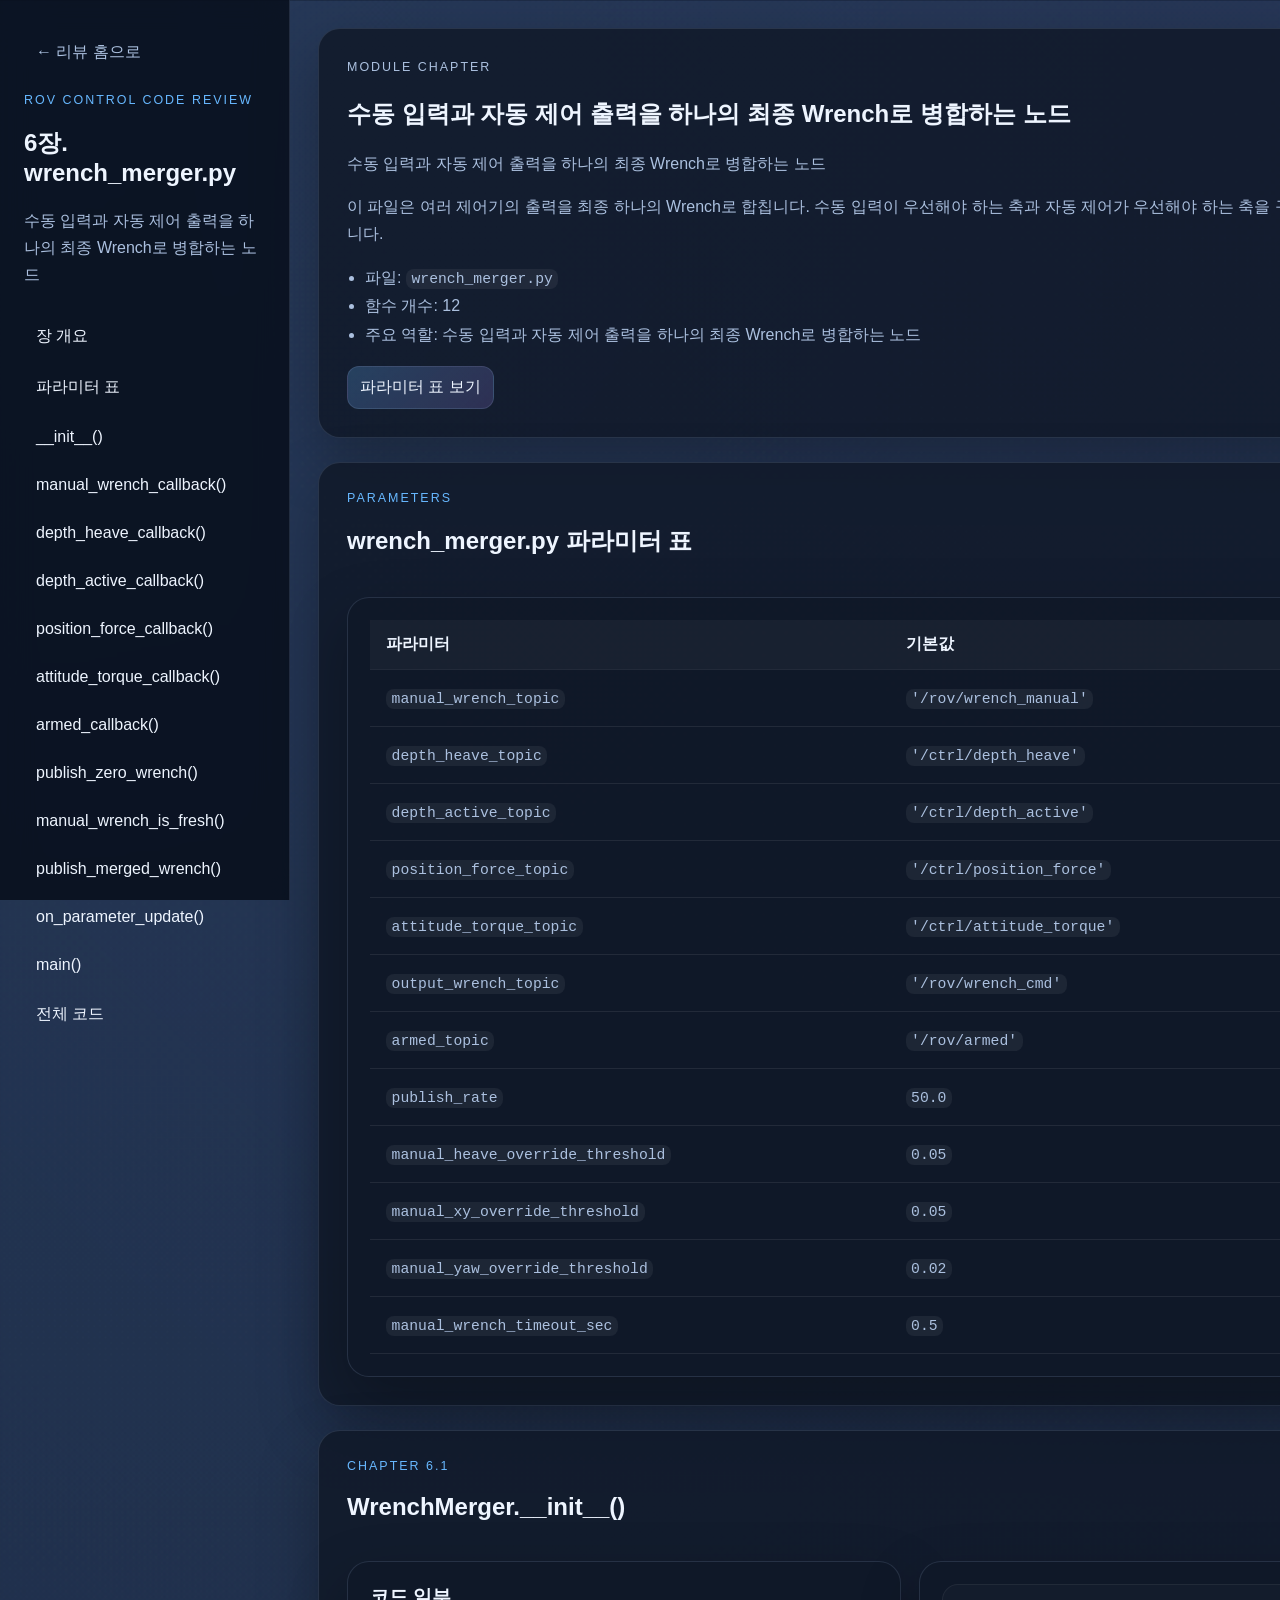
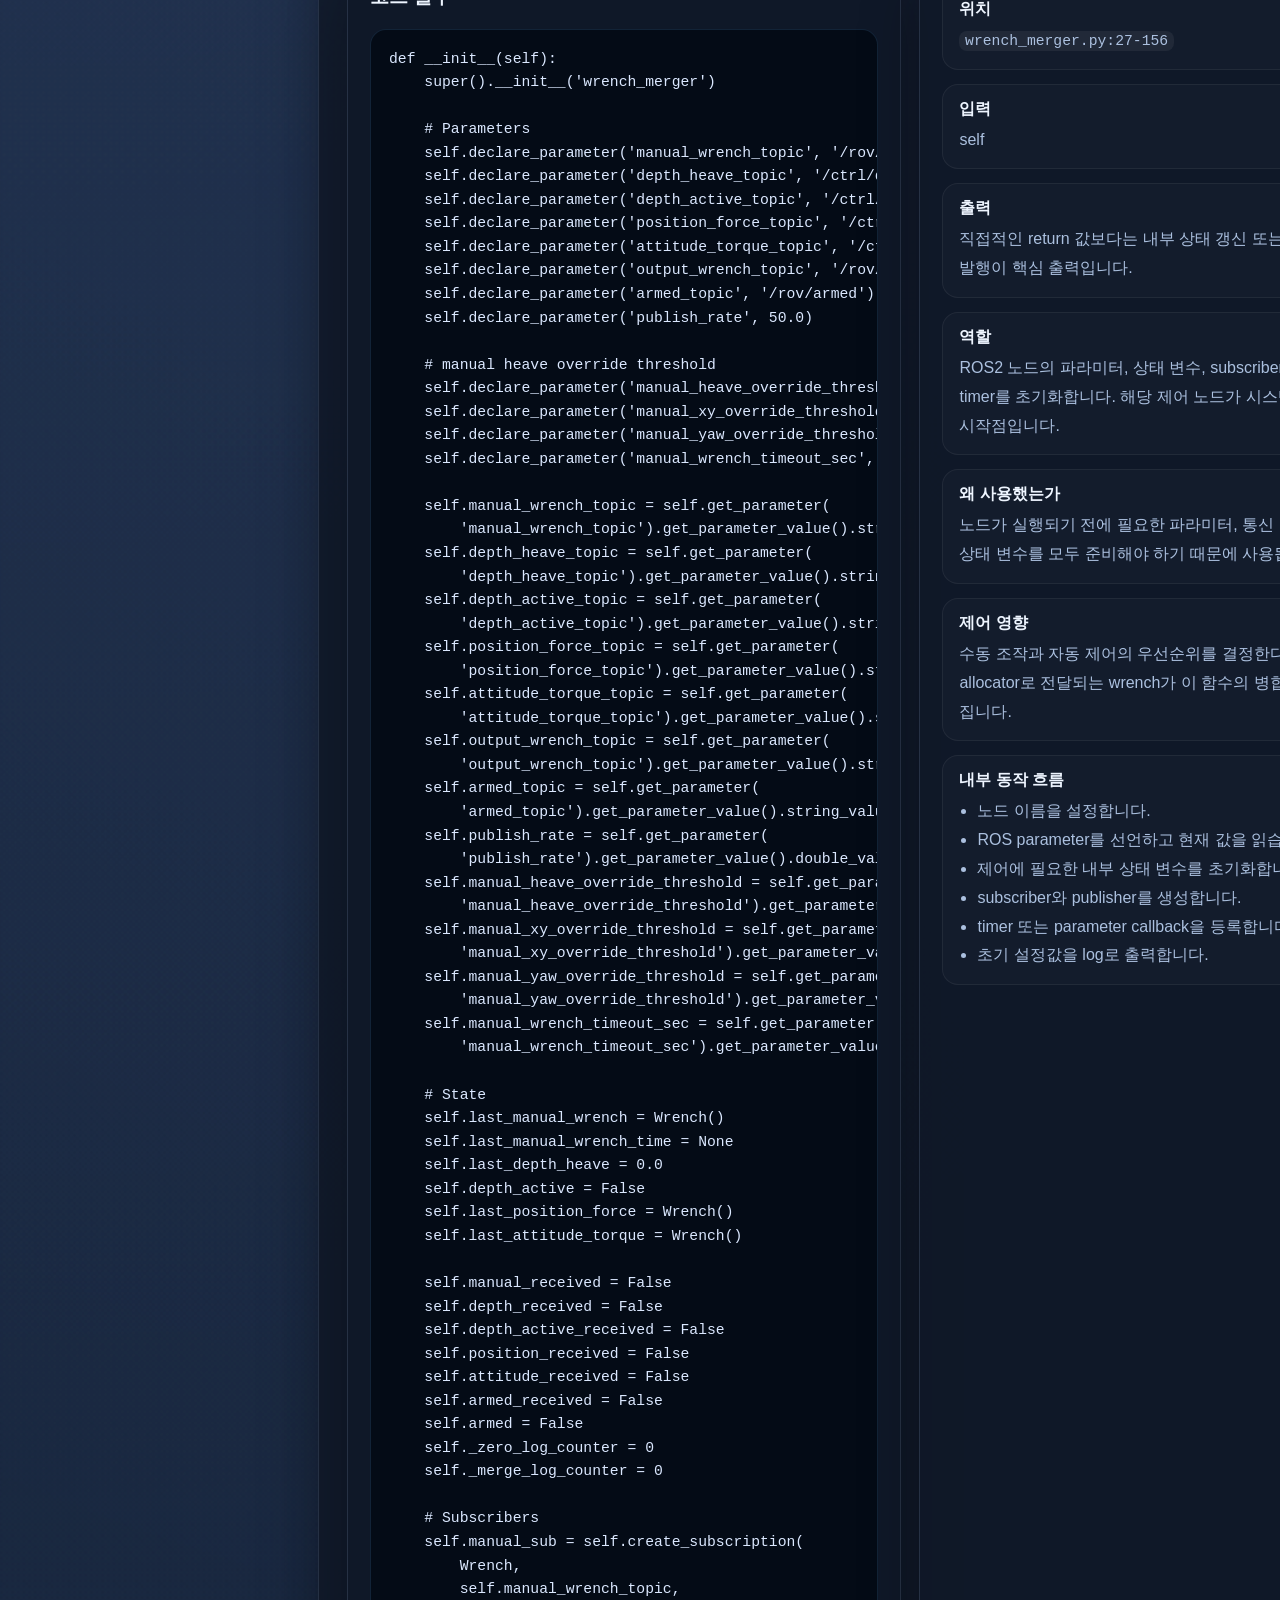
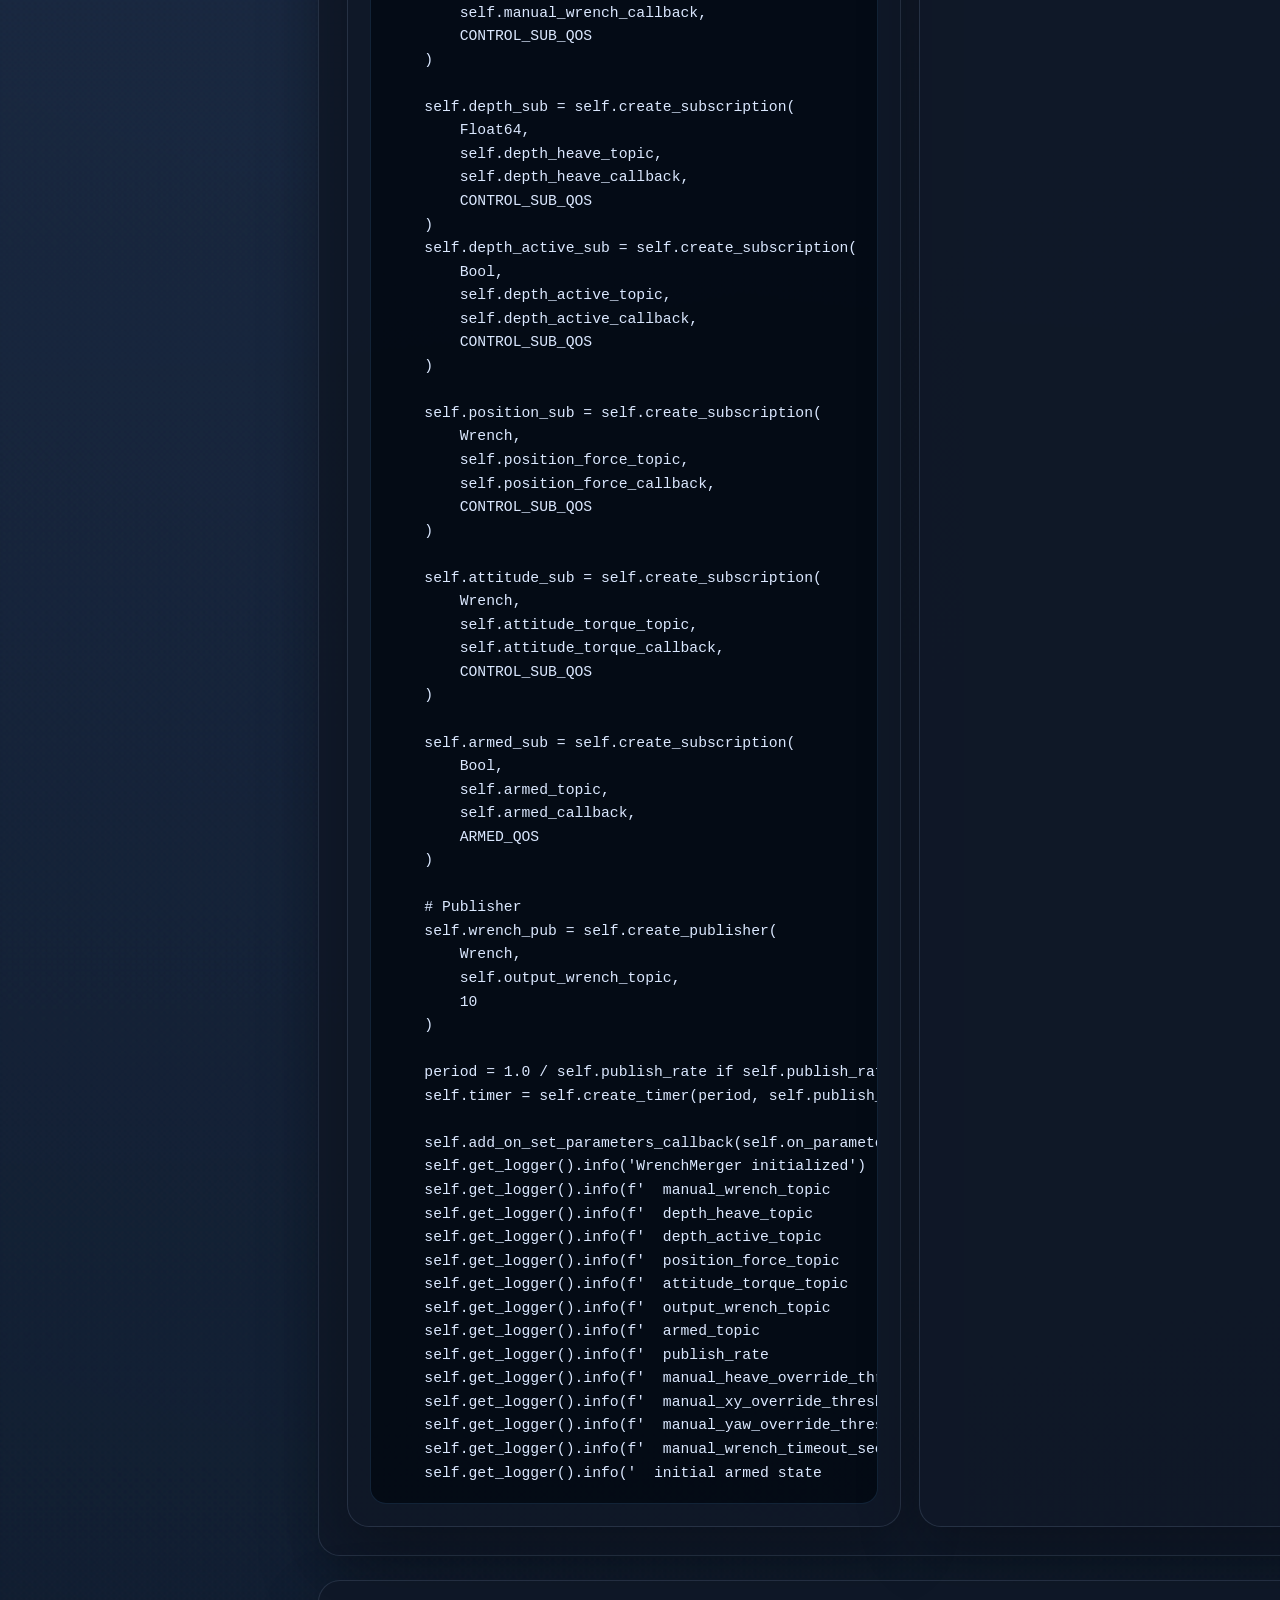
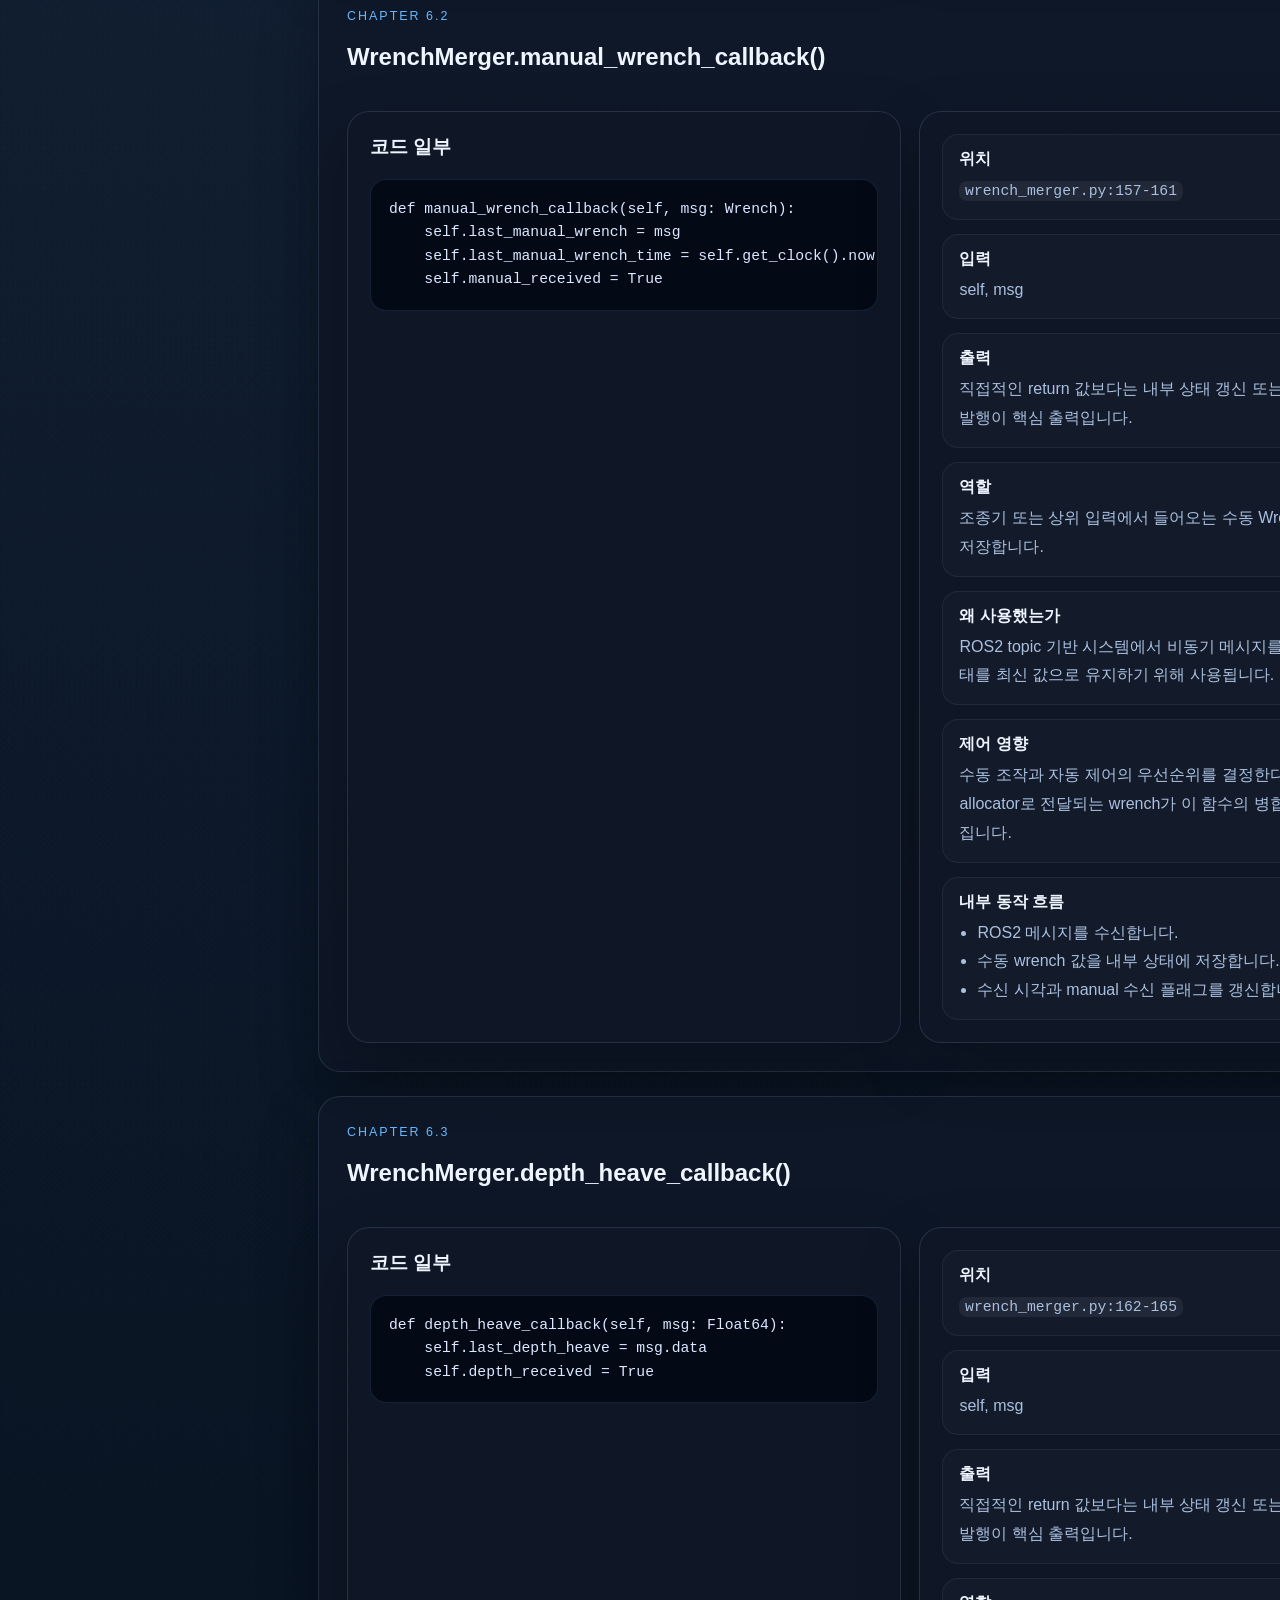
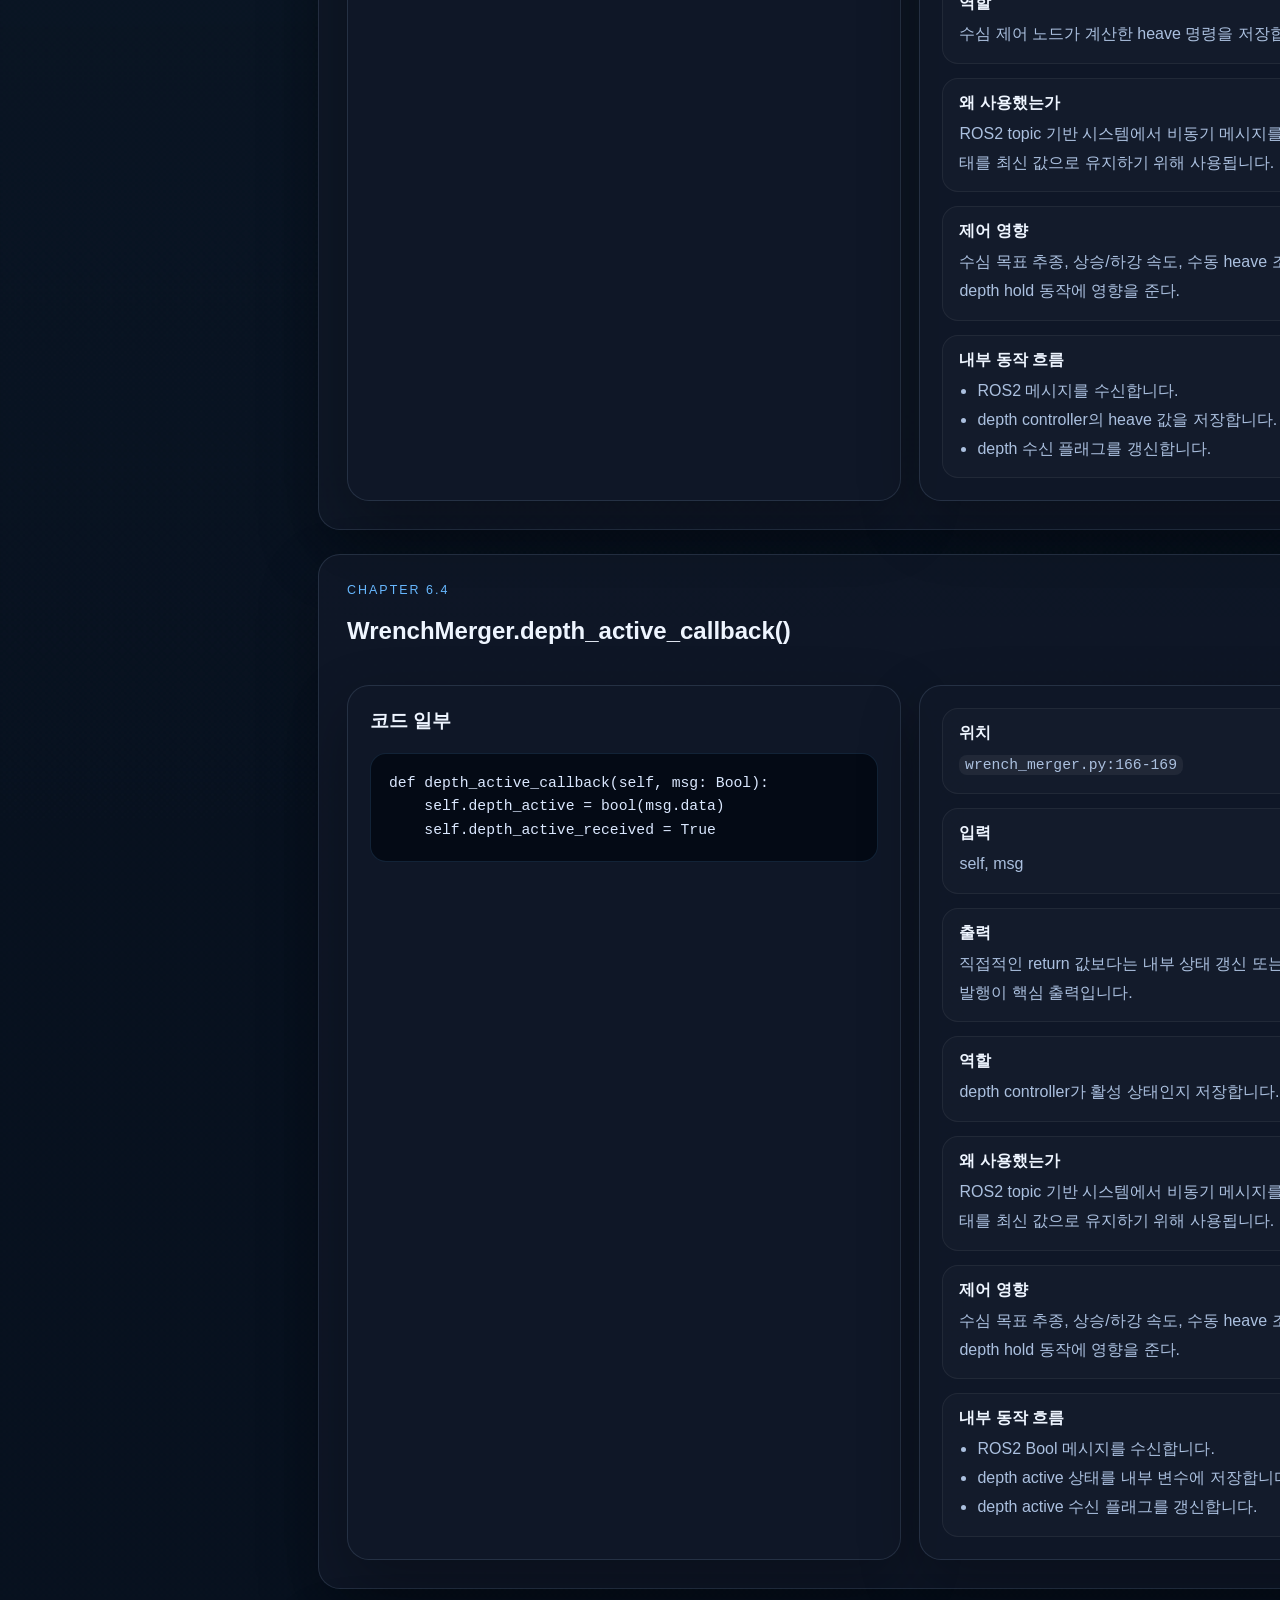
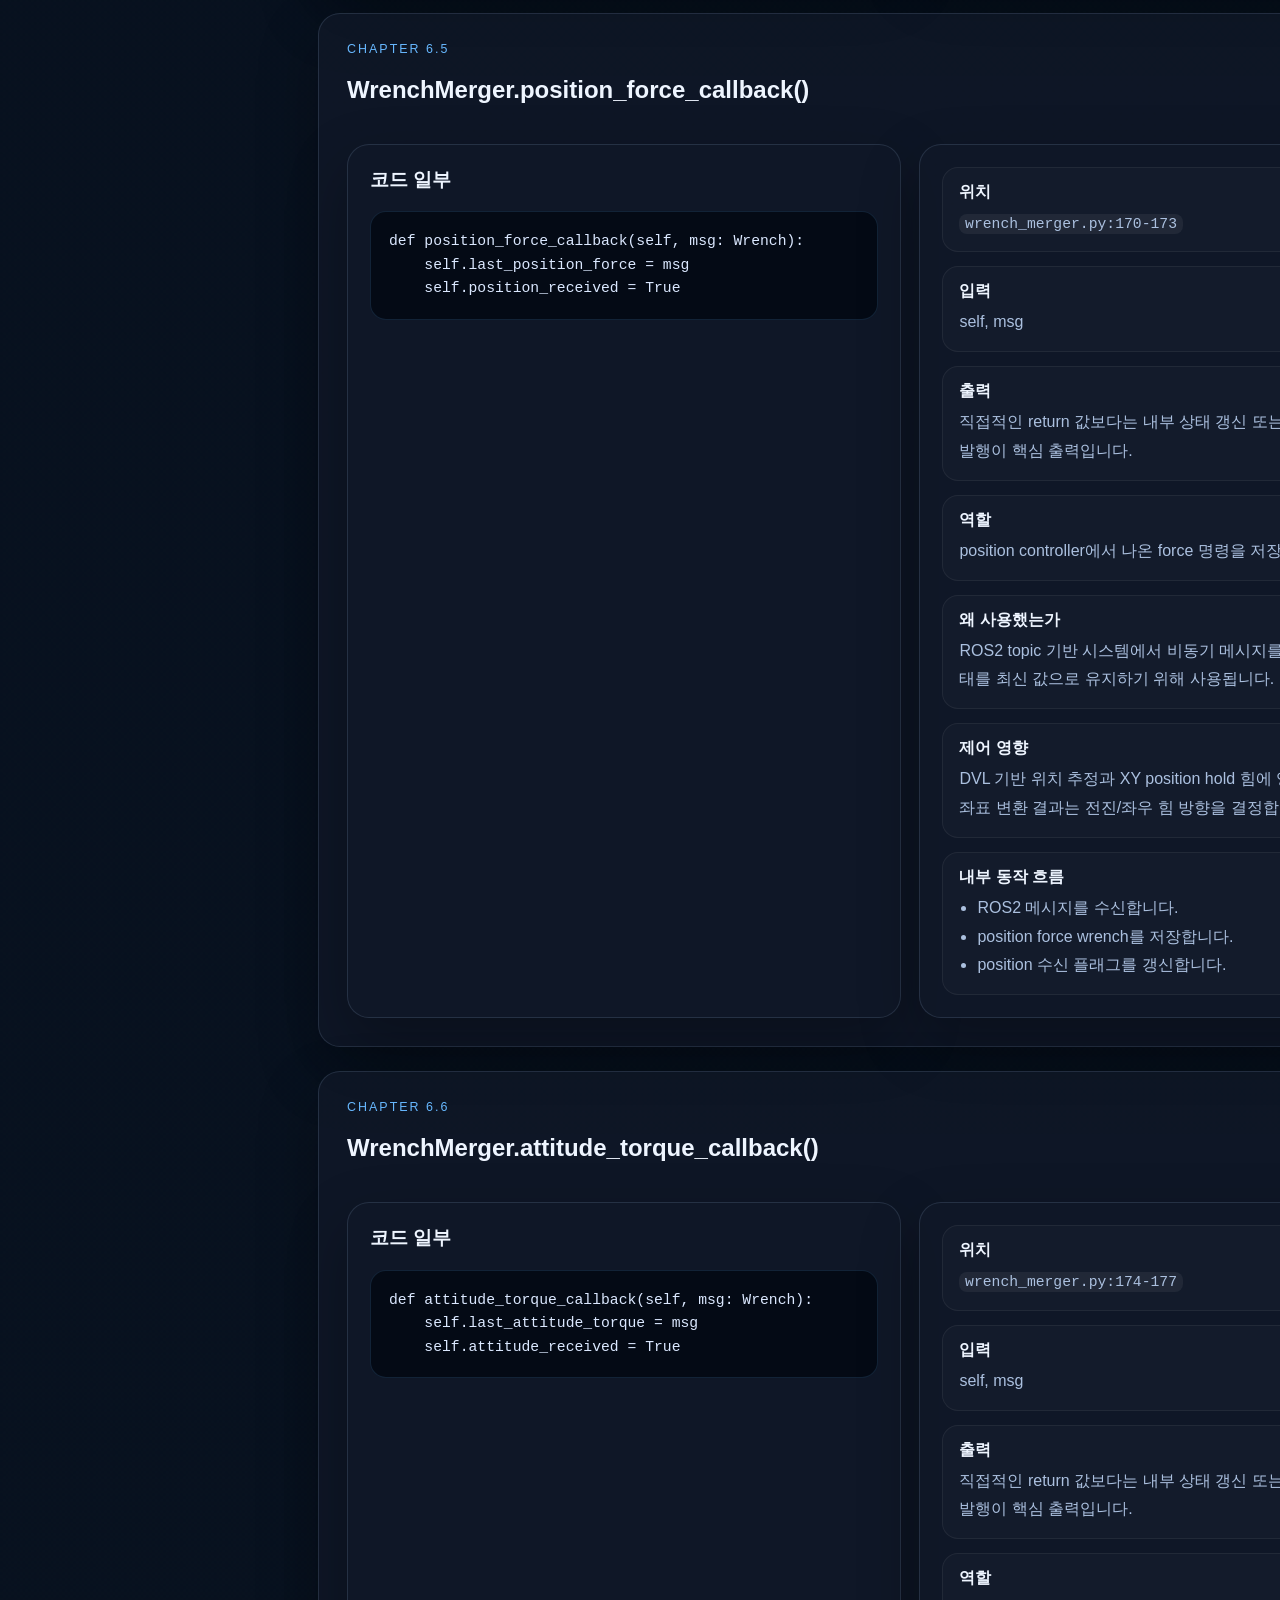
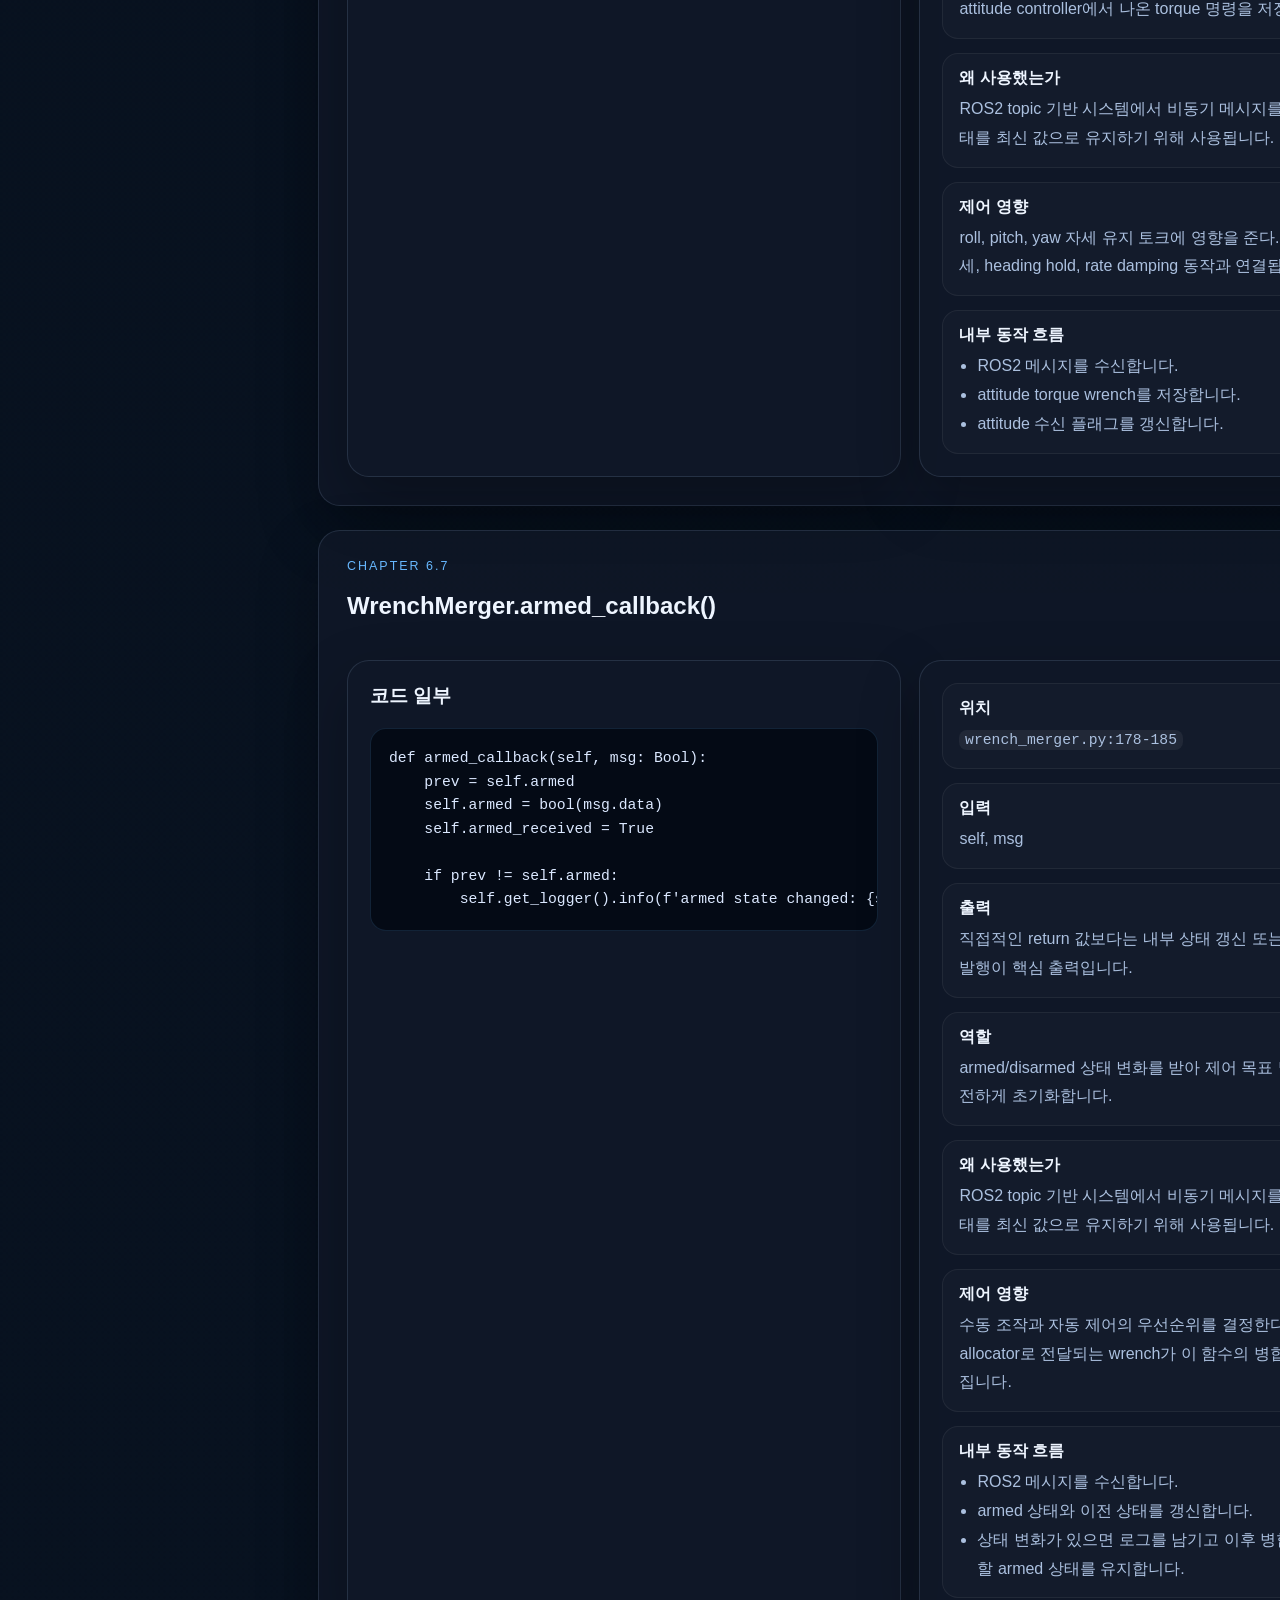
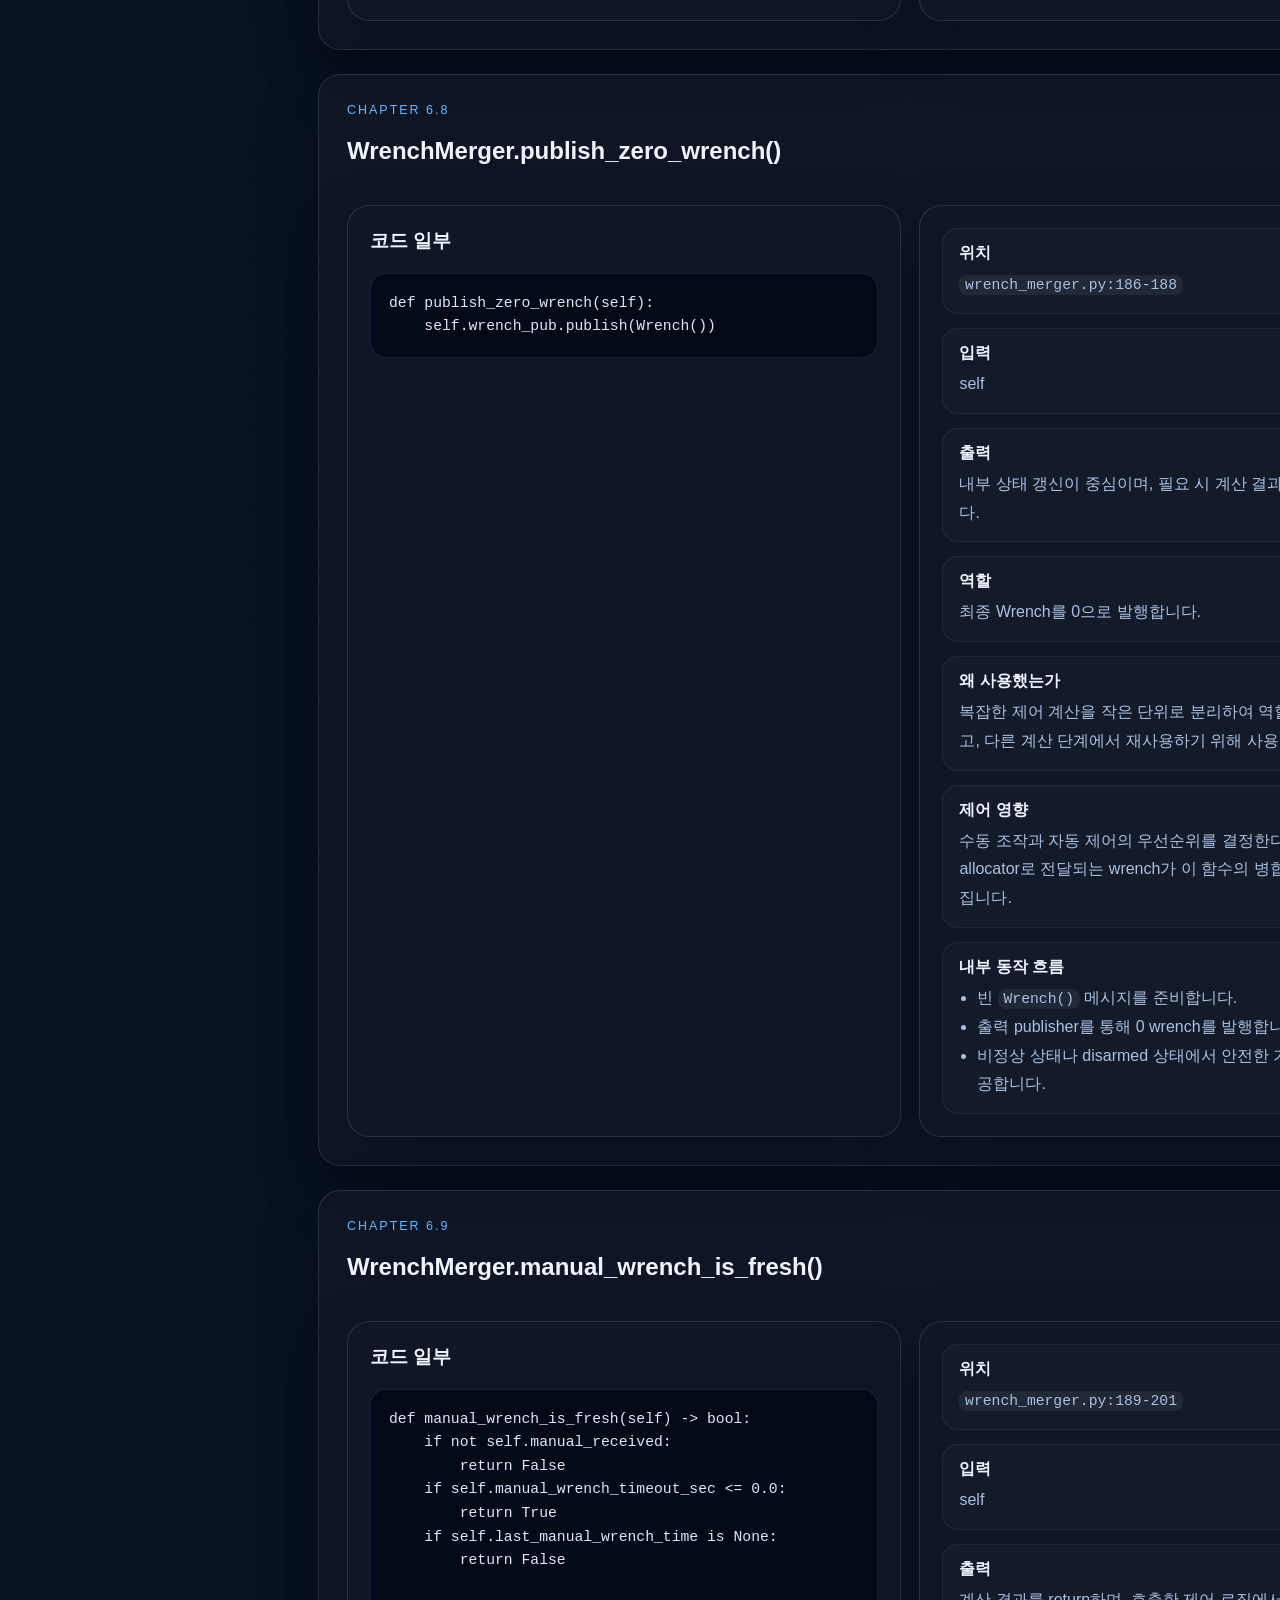
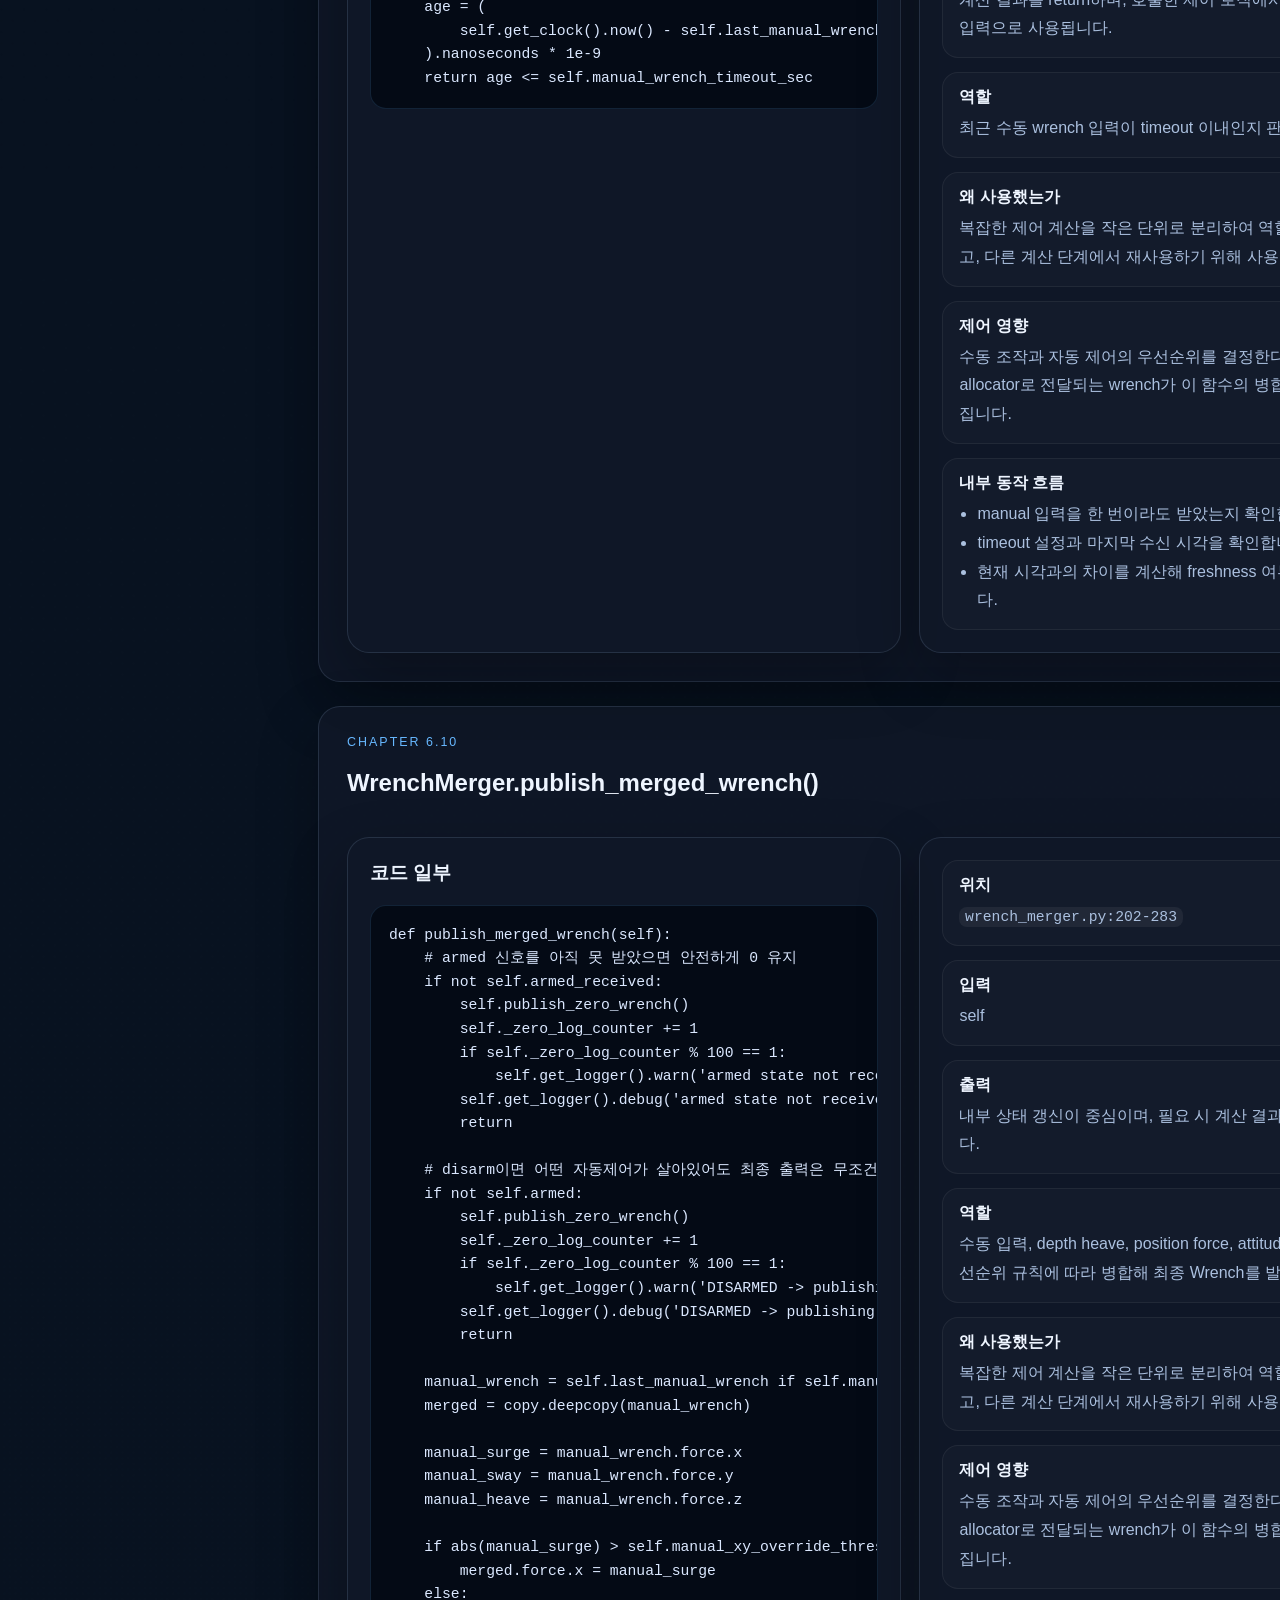
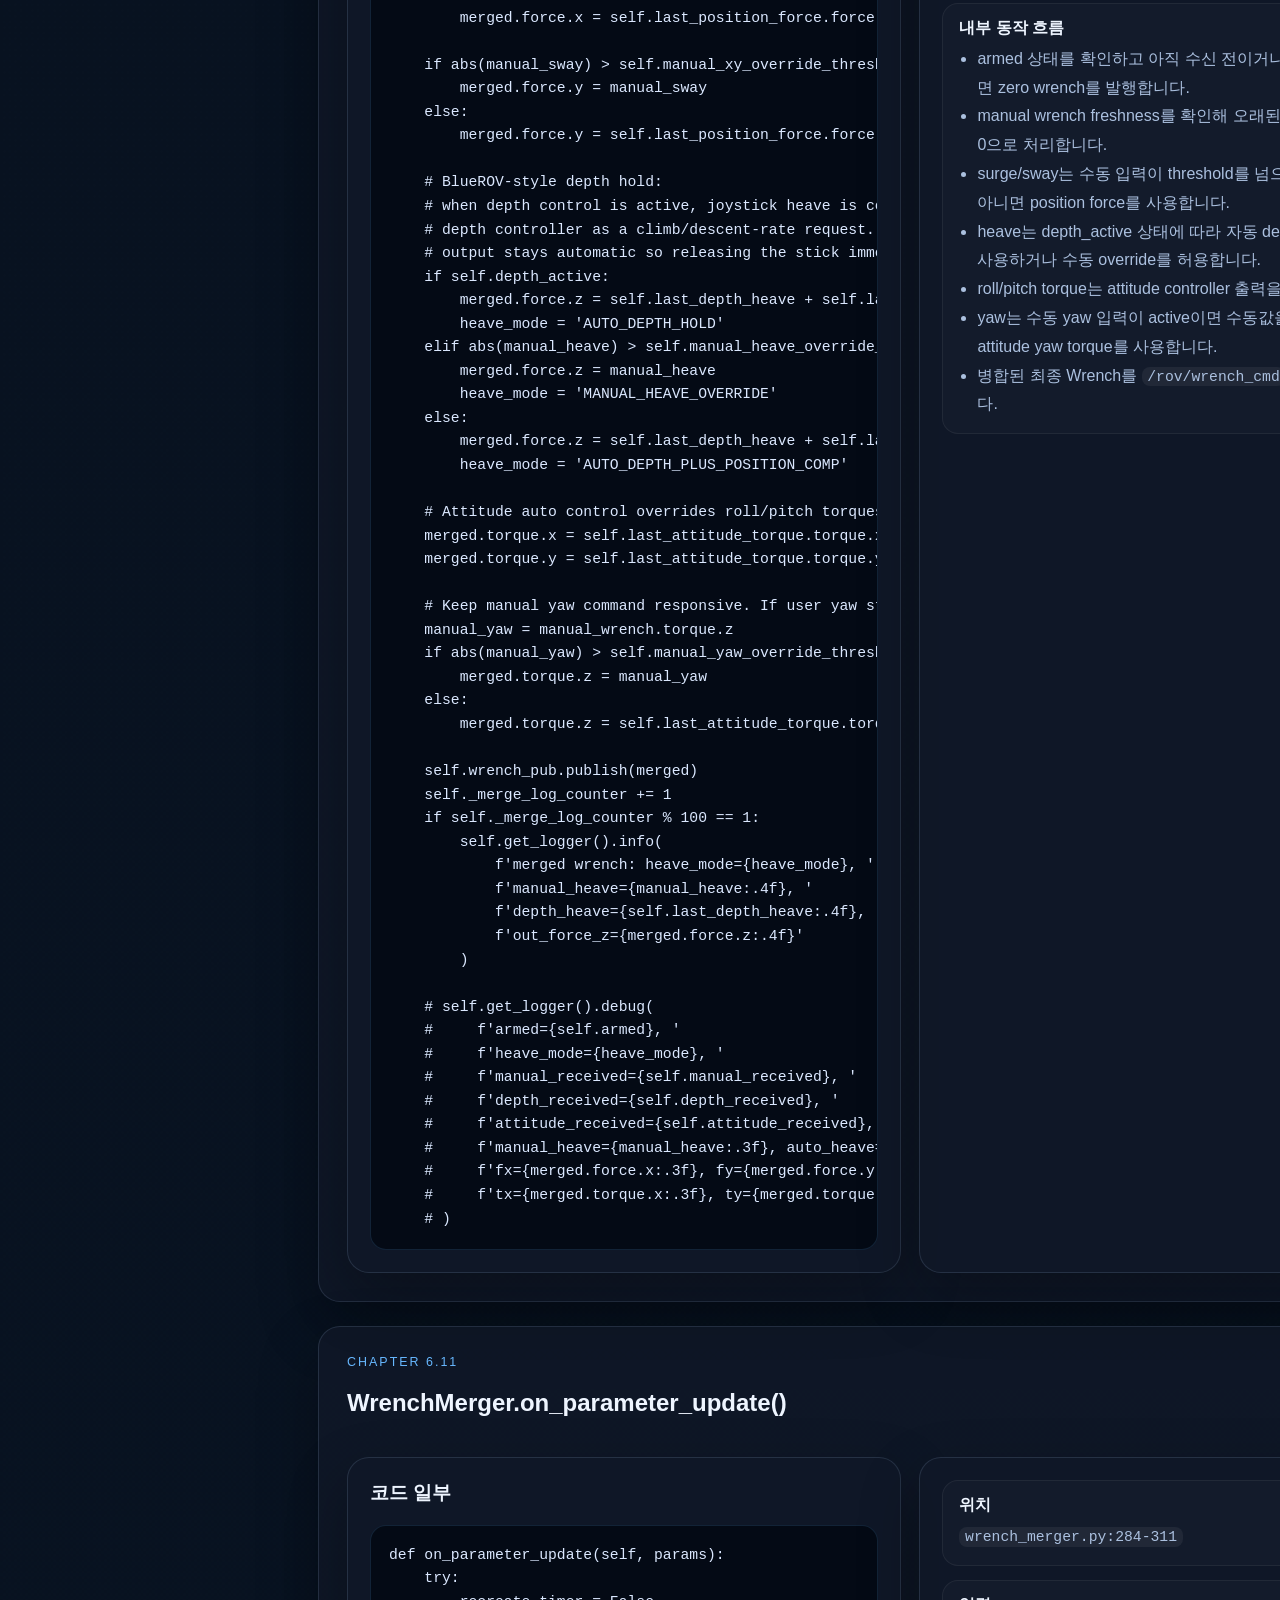
<file: code_review/controller_review/wrench_merger_review.html>
<!DOCTYPE html>
<html lang="ko">
<head>
  <meta charset="UTF-8" />
  <meta name="viewport" content="width=device-width, initial-scale=1.0" />
  <title>Wrench Merger Review</title>
  <link rel="stylesheet" href="styles.css" />
</head>
<body class="detail-body">
  <div class="detail-shell">
    <aside class="detail-sidebar">
      <a class="back-link" href="index.html">← 리뷰 홈으로</a>
      <p class="eyebrow">ROV Control Code Review</p>
      <h1>6장. wrench_merger.py</h1>
      <p class="meta">수동 입력과 자동 제어 출력을 하나의 최종 Wrench로 병합하는 노드</p>
      <nav class="toc">
        <a href="#chapter">장 개요</a>
        <a href="#parameter-table">파라미터 표</a>
        <a href="#fn-__init__">__init__()</a>
<a href="#fn-manual_wrench_callback">manual_wrench_callback()</a>
<a href="#fn-depth_heave_callback">depth_heave_callback()</a>
<a href="#fn-depth_active_callback">depth_active_callback()</a>
<a href="#fn-position_force_callback">position_force_callback()</a>
<a href="#fn-attitude_torque_callback">attitude_torque_callback()</a>
<a href="#fn-armed_callback">armed_callback()</a>
<a href="#fn-publish_zero_wrench">publish_zero_wrench()</a>
<a href="#fn-manual_wrench_is_fresh">manual_wrench_is_fresh()</a>
<a href="#fn-publish_merged_wrench">publish_merged_wrench()</a>
<a href="#fn-on_parameter_update">on_parameter_update()</a>
<a href="#fn-main">main()</a>
        <a href="#full-source">전체 코드</a>
      </nav>
    </aside>
    <main class="detail-content">
      <section id="chapter" class="hero">
        <div>
          <p class="eyebrow">Module Chapter</p>
          <h2>수동 입력과 자동 제어 출력을 하나의 최종 Wrench로 병합하는 노드</h2>
          <p>수동 입력과 자동 제어 출력을 하나의 최종 Wrench로 병합하는 노드</p>
          <p>이 파일은 여러 제어기의 출력을 최종 하나의 Wrench로 합칩니다. 수동 입력이 우선해야 하는 축과 자동 제어가 우선해야 하는 축을 구분하는 역할을 합니다.</p>
          <ul class="summary-list">
            <li>파일: <code>wrench_merger.py</code></li>
            <li>함수 개수: 12</li>
            <li>주요 역할: 수동 입력과 자동 제어 출력을 하나의 최종 Wrench로 병합하는 노드</li>
          </ul>
          <div class="module-actions">
            <a class="primary-link" href="#parameter-table">파라미터 표 보기</a>
          </div>
        </div>
      </section>
      <section id="parameter-table" class="panel">
        <div class="panel-heading">
          <div>
            <p class="section-kicker">Parameters</p>
            <h2>wrench_merger.py 파라미터 표</h2>
          </div>
        </div>
        <div class="review-card">
          <div class="table-scroll"><table class="parameter-table"><thead><tr><th>파라미터</th><th>기본값</th><th>설명</th></tr></thead><tbody><tr><td><code>manual_wrench_topic</code></td><td><code>&#x27;/rov/wrench_manual&#x27;</code></td><td></td></tr><tr><td><code>depth_heave_topic</code></td><td><code>&#x27;/ctrl/depth_heave&#x27;</code></td><td></td></tr><tr><td><code>depth_active_topic</code></td><td><code>&#x27;/ctrl/depth_active&#x27;</code></td><td></td></tr><tr><td><code>position_force_topic</code></td><td><code>&#x27;/ctrl/position_force&#x27;</code></td><td></td></tr><tr><td><code>attitude_torque_topic</code></td><td><code>&#x27;/ctrl/attitude_torque&#x27;</code></td><td></td></tr><tr><td><code>output_wrench_topic</code></td><td><code>&#x27;/rov/wrench_cmd&#x27;</code></td><td></td></tr><tr><td><code>armed_topic</code></td><td><code>&#x27;/rov/armed&#x27;</code></td><td></td></tr><tr><td><code>publish_rate</code></td><td><code>50.0</code></td><td></td></tr><tr><td><code>manual_heave_override_threshold</code></td><td><code>0.05</code></td><td></td></tr><tr><td><code>manual_xy_override_threshold</code></td><td><code>0.05</code></td><td></td></tr><tr><td><code>manual_yaw_override_threshold</code></td><td><code>0.02</code></td><td></td></tr><tr><td><code>manual_wrench_timeout_sec</code></td><td><code>0.5</code></td><td></td></tr></tbody></table></div>
        </div>
      </section>
      <section id="fn-__init__" class="review-section">
        <div class="panel-heading">
          <div>
            <p class="section-kicker">Chapter 6.1</p>
            <h2>WrenchMerger.__init__()</h2>
          </div>
        </div>
        <div class="doc-grid">
          <article class="review-card code-card">
            <h3>코드 일부</h3>
            <pre><code>def __init__(self):
    super().__init__(&#x27;wrench_merger&#x27;)

    # Parameters
    self.declare_parameter(&#x27;manual_wrench_topic&#x27;, &#x27;/rov/wrench_manual&#x27;)
    self.declare_parameter(&#x27;depth_heave_topic&#x27;, &#x27;/ctrl/depth_heave&#x27;)
    self.declare_parameter(&#x27;depth_active_topic&#x27;, &#x27;/ctrl/depth_active&#x27;)
    self.declare_parameter(&#x27;position_force_topic&#x27;, &#x27;/ctrl/position_force&#x27;)
    self.declare_parameter(&#x27;attitude_torque_topic&#x27;, &#x27;/ctrl/attitude_torque&#x27;)
    self.declare_parameter(&#x27;output_wrench_topic&#x27;, &#x27;/rov/wrench_cmd&#x27;)
    self.declare_parameter(&#x27;armed_topic&#x27;, &#x27;/rov/armed&#x27;)
    self.declare_parameter(&#x27;publish_rate&#x27;, 50.0)

    # manual heave override threshold
    self.declare_parameter(&#x27;manual_heave_override_threshold&#x27;, 0.05)
    self.declare_parameter(&#x27;manual_xy_override_threshold&#x27;, 0.05)
    self.declare_parameter(&#x27;manual_yaw_override_threshold&#x27;, 0.02)
    self.declare_parameter(&#x27;manual_wrench_timeout_sec&#x27;, 0.5)

    self.manual_wrench_topic = self.get_parameter(
        &#x27;manual_wrench_topic&#x27;).get_parameter_value().string_value
    self.depth_heave_topic = self.get_parameter(
        &#x27;depth_heave_topic&#x27;).get_parameter_value().string_value
    self.depth_active_topic = self.get_parameter(
        &#x27;depth_active_topic&#x27;).get_parameter_value().string_value
    self.position_force_topic = self.get_parameter(
        &#x27;position_force_topic&#x27;).get_parameter_value().string_value
    self.attitude_torque_topic = self.get_parameter(
        &#x27;attitude_torque_topic&#x27;).get_parameter_value().string_value
    self.output_wrench_topic = self.get_parameter(
        &#x27;output_wrench_topic&#x27;).get_parameter_value().string_value
    self.armed_topic = self.get_parameter(
        &#x27;armed_topic&#x27;).get_parameter_value().string_value
    self.publish_rate = self.get_parameter(
        &#x27;publish_rate&#x27;).get_parameter_value().double_value
    self.manual_heave_override_threshold = self.get_parameter(
        &#x27;manual_heave_override_threshold&#x27;).get_parameter_value().double_value
    self.manual_xy_override_threshold = self.get_parameter(
        &#x27;manual_xy_override_threshold&#x27;).get_parameter_value().double_value
    self.manual_yaw_override_threshold = self.get_parameter(
        &#x27;manual_yaw_override_threshold&#x27;).get_parameter_value().double_value
    self.manual_wrench_timeout_sec = self.get_parameter(
        &#x27;manual_wrench_timeout_sec&#x27;).get_parameter_value().double_value

    # State
    self.last_manual_wrench = Wrench()
    self.last_manual_wrench_time = None
    self.last_depth_heave = 0.0
    self.depth_active = False
    self.last_position_force = Wrench()
    self.last_attitude_torque = Wrench()

    self.manual_received = False
    self.depth_received = False
    self.depth_active_received = False
    self.position_received = False
    self.attitude_received = False
    self.armed_received = False
    self.armed = False
    self._zero_log_counter = 0
    self._merge_log_counter = 0

    # Subscribers
    self.manual_sub = self.create_subscription(
        Wrench,
        self.manual_wrench_topic,
        self.manual_wrench_callback,
        CONTROL_SUB_QOS
    )

    self.depth_sub = self.create_subscription(
        Float64,
        self.depth_heave_topic,
        self.depth_heave_callback,
        CONTROL_SUB_QOS
    )
    self.depth_active_sub = self.create_subscription(
        Bool,
        self.depth_active_topic,
        self.depth_active_callback,
        CONTROL_SUB_QOS
    )

    self.position_sub = self.create_subscription(
        Wrench,
        self.position_force_topic,
        self.position_force_callback,
        CONTROL_SUB_QOS
    )

    self.attitude_sub = self.create_subscription(
        Wrench,
        self.attitude_torque_topic,
        self.attitude_torque_callback,
        CONTROL_SUB_QOS
    )

    self.armed_sub = self.create_subscription(
        Bool,
        self.armed_topic,
        self.armed_callback,
        ARMED_QOS
    )

    # Publisher
    self.wrench_pub = self.create_publisher(
        Wrench,
        self.output_wrench_topic,
        10
    )

    period = 1.0 / self.publish_rate if self.publish_rate &gt; 0.0 else 0.05
    self.timer = self.create_timer(period, self.publish_merged_wrench)

    self.add_on_set_parameters_callback(self.on_parameter_update)
    self.get_logger().info(&#x27;WrenchMerger initialized&#x27;)
    self.get_logger().info(f&#x27;  manual_wrench_topic             = {self.manual_wrench_topic}&#x27;)
    self.get_logger().info(f&#x27;  depth_heave_topic               = {self.depth_heave_topic}&#x27;)
    self.get_logger().info(f&#x27;  depth_active_topic              = {self.depth_active_topic}&#x27;)
    self.get_logger().info(f&#x27;  position_force_topic            = {self.position_force_topic}&#x27;)
    self.get_logger().info(f&#x27;  attitude_torque_topic           = {self.attitude_torque_topic}&#x27;)
    self.get_logger().info(f&#x27;  output_wrench_topic             = {self.output_wrench_topic}&#x27;)
    self.get_logger().info(f&#x27;  armed_topic                     = {self.armed_topic}&#x27;)
    self.get_logger().info(f&#x27;  publish_rate                    = {self.publish_rate:.1f} Hz&#x27;)
    self.get_logger().info(f&#x27;  manual_heave_override_threshold = {self.manual_heave_override_threshold:.3f}&#x27;)
    self.get_logger().info(f&#x27;  manual_xy_override_threshold    = {self.manual_xy_override_threshold:.3f}&#x27;)
    self.get_logger().info(f&#x27;  manual_yaw_override_threshold   = {self.manual_yaw_override_threshold:.3f}&#x27;)
    self.get_logger().info(f&#x27;  manual_wrench_timeout_sec       = {self.manual_wrench_timeout_sec:.3f}&#x27;)
    self.get_logger().info(&#x27;  initial armed state             = False&#x27;)</code></pre>
          </article>
          <article class="review-card prose-card">
            <dl class="doc-meta">
              <div><dt>위치</dt><dd><code>wrench_merger.py:27-156</code></dd></div>
              <div><dt>입력</dt><dd>self</dd></div>
              <div><dt>출력</dt><dd>직접적인 return 값보다는 내부 상태 갱신 또는 ROS topic 발행이 핵심 출력입니다.</dd></div>
              <div><dt>역할</dt><dd>ROS2 노드의 파라미터, 상태 변수, subscriber, publisher, timer를 초기화합니다. 해당 제어 노드가 시스템에 연결되는 시작점입니다.</dd></div>
              <div><dt>왜 사용했는가</dt><dd>노드가 실행되기 전에 필요한 파라미터, 통신 인터페이스, 상태 변수를 모두 준비해야 하기 때문에 사용됩니다.</dd></div>
              <div><dt>제어 영향</dt><dd>수동 조작과 자동 제어의 우선순위를 결정한다. 최종 allocator로 전달되는 wrench가 이 함수의 병합 결과로 정해집니다.</dd></div>
              <div><dt>내부 동작 흐름</dt><dd><ul class="flow-list"><li>노드 이름을 설정합니다.</li><li>ROS parameter를 선언하고 현재 값을 읽습니다.</li><li>제어에 필요한 내부 상태 변수를 초기화합니다.</li><li>subscriber와 publisher를 생성합니다.</li><li>timer 또는 parameter callback을 등록합니다.</li><li>초기 설정값을 log로 출력합니다.</li></ul></dd></div>
            </dl>
          </article>
        </div>
      </section> <section id="fn-manual_wrench_callback" class="review-section">
        <div class="panel-heading">
          <div>
            <p class="section-kicker">Chapter 6.2</p>
            <h2>WrenchMerger.manual_wrench_callback()</h2>
          </div>
        </div>
        <div class="doc-grid">
          <article class="review-card code-card">
            <h3>코드 일부</h3>
            <pre><code>def manual_wrench_callback(self, msg: Wrench):
    self.last_manual_wrench = msg
    self.last_manual_wrench_time = self.get_clock().now()
    self.manual_received = True</code></pre>
          </article>
          <article class="review-card prose-card">
            <dl class="doc-meta">
              <div><dt>위치</dt><dd><code>wrench_merger.py:157-161</code></dd></div>
              <div><dt>입력</dt><dd>self, msg</dd></div>
              <div><dt>출력</dt><dd>직접적인 return 값보다는 내부 상태 갱신 또는 ROS topic 발행이 핵심 출력입니다.</dd></div>
              <div><dt>역할</dt><dd>조종기 또는 상위 입력에서 들어오는 수동 Wrench 명령을 저장합니다.</dd></div>
              <div><dt>왜 사용했는가</dt><dd>ROS2 topic 기반 시스템에서 비동기 메시지를 받아 제어 상태를 최신 값으로 유지하기 위해 사용됩니다.</dd></div>
              <div><dt>제어 영향</dt><dd>수동 조작과 자동 제어의 우선순위를 결정한다. 최종 allocator로 전달되는 wrench가 이 함수의 병합 결과로 정해집니다.</dd></div>
              <div><dt>내부 동작 흐름</dt><dd><ul class="flow-list"><li>ROS2 메시지를 수신합니다.</li><li>수동 wrench 값을 내부 상태에 저장합니다.</li><li>수신 시각과 manual 수신 플래그를 갱신합니다.</li></ul></dd></div>
            </dl>
          </article>
        </div>
      </section> <section id="fn-depth_heave_callback" class="review-section">
        <div class="panel-heading">
          <div>
            <p class="section-kicker">Chapter 6.3</p>
            <h2>WrenchMerger.depth_heave_callback()</h2>
          </div>
        </div>
        <div class="doc-grid">
          <article class="review-card code-card">
            <h3>코드 일부</h3>
            <pre><code>def depth_heave_callback(self, msg: Float64):
    self.last_depth_heave = msg.data
    self.depth_received = True</code></pre>
          </article>
          <article class="review-card prose-card">
            <dl class="doc-meta">
              <div><dt>위치</dt><dd><code>wrench_merger.py:162-165</code></dd></div>
              <div><dt>입력</dt><dd>self, msg</dd></div>
              <div><dt>출력</dt><dd>직접적인 return 값보다는 내부 상태 갱신 또는 ROS topic 발행이 핵심 출력입니다.</dd></div>
              <div><dt>역할</dt><dd>수심 제어 노드가 계산한 heave 명령을 저장합니다.</dd></div>
              <div><dt>왜 사용했는가</dt><dd>ROS2 topic 기반 시스템에서 비동기 메시지를 받아 제어 상태를 최신 값으로 유지하기 위해 사용됩니다.</dd></div>
              <div><dt>제어 영향</dt><dd>수심 목표 추종, 상승/하강 속도, 수동 heave 조작 이후의 depth hold 동작에 영향을 준다.</dd></div>
              <div><dt>내부 동작 흐름</dt><dd><ul class="flow-list"><li>ROS2 메시지를 수신합니다.</li><li>depth controller의 heave 값을 저장합니다.</li><li>depth 수신 플래그를 갱신합니다.</li></ul></dd></div>
            </dl>
          </article>
        </div>
      </section> <section id="fn-depth_active_callback" class="review-section">
        <div class="panel-heading">
          <div>
            <p class="section-kicker">Chapter 6.4</p>
            <h2>WrenchMerger.depth_active_callback()</h2>
          </div>
        </div>
        <div class="doc-grid">
          <article class="review-card code-card">
            <h3>코드 일부</h3>
            <pre><code>def depth_active_callback(self, msg: Bool):
    self.depth_active = bool(msg.data)
    self.depth_active_received = True</code></pre>
          </article>
          <article class="review-card prose-card">
            <dl class="doc-meta">
              <div><dt>위치</dt><dd><code>wrench_merger.py:166-169</code></dd></div>
              <div><dt>입력</dt><dd>self, msg</dd></div>
              <div><dt>출력</dt><dd>직접적인 return 값보다는 내부 상태 갱신 또는 ROS topic 발행이 핵심 출력입니다.</dd></div>
              <div><dt>역할</dt><dd>depth controller가 활성 상태인지 저장합니다.</dd></div>
              <div><dt>왜 사용했는가</dt><dd>ROS2 topic 기반 시스템에서 비동기 메시지를 받아 제어 상태를 최신 값으로 유지하기 위해 사용됩니다.</dd></div>
              <div><dt>제어 영향</dt><dd>수심 목표 추종, 상승/하강 속도, 수동 heave 조작 이후의 depth hold 동작에 영향을 준다.</dd></div>
              <div><dt>내부 동작 흐름</dt><dd><ul class="flow-list"><li>ROS2 Bool 메시지를 수신합니다.</li><li>depth active 상태를 내부 변수에 저장합니다.</li><li>depth active 수신 플래그를 갱신합니다.</li></ul></dd></div>
            </dl>
          </article>
        </div>
      </section> <section id="fn-position_force_callback" class="review-section">
        <div class="panel-heading">
          <div>
            <p class="section-kicker">Chapter 6.5</p>
            <h2>WrenchMerger.position_force_callback()</h2>
          </div>
        </div>
        <div class="doc-grid">
          <article class="review-card code-card">
            <h3>코드 일부</h3>
            <pre><code>def position_force_callback(self, msg: Wrench):
    self.last_position_force = msg
    self.position_received = True</code></pre>
          </article>
          <article class="review-card prose-card">
            <dl class="doc-meta">
              <div><dt>위치</dt><dd><code>wrench_merger.py:170-173</code></dd></div>
              <div><dt>입력</dt><dd>self, msg</dd></div>
              <div><dt>출력</dt><dd>직접적인 return 값보다는 내부 상태 갱신 또는 ROS topic 발행이 핵심 출력입니다.</dd></div>
              <div><dt>역할</dt><dd>position controller에서 나온 force 명령을 저장합니다.</dd></div>
              <div><dt>왜 사용했는가</dt><dd>ROS2 topic 기반 시스템에서 비동기 메시지를 받아 제어 상태를 최신 값으로 유지하기 위해 사용됩니다.</dd></div>
              <div><dt>제어 영향</dt><dd>DVL 기반 위치 추정과 XY position hold 힘에 영향을 준다. 좌표 변환 결과는 전진/좌우 힘 방향을 결정합니다.</dd></div>
              <div><dt>내부 동작 흐름</dt><dd><ul class="flow-list"><li>ROS2 메시지를 수신합니다.</li><li>position force wrench를 저장합니다.</li><li>position 수신 플래그를 갱신합니다.</li></ul></dd></div>
            </dl>
          </article>
        </div>
      </section> <section id="fn-attitude_torque_callback" class="review-section">
        <div class="panel-heading">
          <div>
            <p class="section-kicker">Chapter 6.6</p>
            <h2>WrenchMerger.attitude_torque_callback()</h2>
          </div>
        </div>
        <div class="doc-grid">
          <article class="review-card code-card">
            <h3>코드 일부</h3>
            <pre><code>def attitude_torque_callback(self, msg: Wrench):
    self.last_attitude_torque = msg
    self.attitude_received = True</code></pre>
          </article>
          <article class="review-card prose-card">
            <dl class="doc-meta">
              <div><dt>위치</dt><dd><code>wrench_merger.py:174-177</code></dd></div>
              <div><dt>입력</dt><dd>self, msg</dd></div>
              <div><dt>출력</dt><dd>직접적인 return 값보다는 내부 상태 갱신 또는 ROS topic 발행이 핵심 출력입니다.</dd></div>
              <div><dt>역할</dt><dd>attitude controller에서 나온 torque 명령을 저장합니다.</dd></div>
              <div><dt>왜 사용했는가</dt><dd>ROS2 topic 기반 시스템에서 비동기 메시지를 받아 제어 상태를 최신 값으로 유지하기 위해 사용됩니다.</dd></div>
              <div><dt>제어 영향</dt><dd>roll, pitch, yaw 자세 유지 토크에 영향을 준다. 특히 trim 자세, heading hold, rate damping 동작과 연결됩니다.</dd></div>
              <div><dt>내부 동작 흐름</dt><dd><ul class="flow-list"><li>ROS2 메시지를 수신합니다.</li><li>attitude torque wrench를 저장합니다.</li><li>attitude 수신 플래그를 갱신합니다.</li></ul></dd></div>
            </dl>
          </article>
        </div>
      </section> <section id="fn-armed_callback" class="review-section">
        <div class="panel-heading">
          <div>
            <p class="section-kicker">Chapter 6.7</p>
            <h2>WrenchMerger.armed_callback()</h2>
          </div>
        </div>
        <div class="doc-grid">
          <article class="review-card code-card">
            <h3>코드 일부</h3>
            <pre><code>def armed_callback(self, msg: Bool):
    prev = self.armed
    self.armed = bool(msg.data)
    self.armed_received = True

    if prev != self.armed:
        self.get_logger().info(f&#x27;armed state changed: {self.armed}&#x27;)</code></pre>
          </article>
          <article class="review-card prose-card">
            <dl class="doc-meta">
              <div><dt>위치</dt><dd><code>wrench_merger.py:178-185</code></dd></div>
              <div><dt>입력</dt><dd>self, msg</dd></div>
              <div><dt>출력</dt><dd>직접적인 return 값보다는 내부 상태 갱신 또는 ROS topic 발행이 핵심 출력입니다.</dd></div>
              <div><dt>역할</dt><dd>armed/disarmed 상태 변화를 받아 제어 목표 및 출력을 안전하게 초기화합니다.</dd></div>
              <div><dt>왜 사용했는가</dt><dd>ROS2 topic 기반 시스템에서 비동기 메시지를 받아 제어 상태를 최신 값으로 유지하기 위해 사용됩니다.</dd></div>
              <div><dt>제어 영향</dt><dd>수동 조작과 자동 제어의 우선순위를 결정한다. 최종 allocator로 전달되는 wrench가 이 함수의 병합 결과로 정해집니다.</dd></div>
              <div><dt>내부 동작 흐름</dt><dd><ul class="flow-list"><li>ROS2 메시지를 수신합니다.</li><li>armed 상태와 이전 상태를 갱신합니다.</li><li>상태 변화가 있으면 로그를 남기고 이후 병합 판단에 사용할 armed 상태를 유지합니다.</li></ul></dd></div>
            </dl>
          </article>
        </div>
      </section> <section id="fn-publish_zero_wrench" class="review-section">
        <div class="panel-heading">
          <div>
            <p class="section-kicker">Chapter 6.8</p>
            <h2>WrenchMerger.publish_zero_wrench()</h2>
          </div>
        </div>
        <div class="doc-grid">
          <article class="review-card code-card">
            <h3>코드 일부</h3>
            <pre><code>def publish_zero_wrench(self):
    self.wrench_pub.publish(Wrench())</code></pre>
          </article>
          <article class="review-card prose-card">
            <dl class="doc-meta">
              <div><dt>위치</dt><dd><code>wrench_merger.py:186-188</code></dd></div>
              <div><dt>입력</dt><dd>self</dd></div>
              <div><dt>출력</dt><dd>내부 상태 갱신이 중심이며, 필요 시 계산 결과를 return합니다.</dd></div>
              <div><dt>역할</dt><dd>최종 Wrench를 0으로 발행합니다.</dd></div>
              <div><dt>왜 사용했는가</dt><dd>복잡한 제어 계산을 작은 단위로 분리하여 역할을 명확히 하고, 다른 계산 단계에서 재사용하기 위해 사용됩니다.</dd></div>
              <div><dt>제어 영향</dt><dd>수동 조작과 자동 제어의 우선순위를 결정한다. 최종 allocator로 전달되는 wrench가 이 함수의 병합 결과로 정해집니다.</dd></div>
              <div><dt>내부 동작 흐름</dt><dd><ul class="flow-list"><li>빈 <code>Wrench()</code> 메시지를 준비합니다.</li><li>출력 publisher를 통해 0 wrench를 발행합니다.</li><li>비정상 상태나 disarmed 상태에서 안전한 기본 출력을 제공합니다.</li></ul></dd></div>
            </dl>
          </article>
        </div>
      </section> <section id="fn-manual_wrench_is_fresh" class="review-section">
        <div class="panel-heading">
          <div>
            <p class="section-kicker">Chapter 6.9</p>
            <h2>WrenchMerger.manual_wrench_is_fresh()</h2>
          </div>
        </div>
        <div class="doc-grid">
          <article class="review-card code-card">
            <h3>코드 일부</h3>
            <pre><code>def manual_wrench_is_fresh(self) -&gt; bool:
    if not self.manual_received:
        return False
    if self.manual_wrench_timeout_sec &lt;= 0.0:
        return True
    if self.last_manual_wrench_time is None:
        return False

    age = (
        self.get_clock().now() - self.last_manual_wrench_time
    ).nanoseconds * 1e-9
    return age &lt;= self.manual_wrench_timeout_sec</code></pre>
          </article>
          <article class="review-card prose-card">
            <dl class="doc-meta">
              <div><dt>위치</dt><dd><code>wrench_merger.py:189-201</code></dd></div>
              <div><dt>입력</dt><dd>self</dd></div>
              <div><dt>출력</dt><dd>계산 결과를 return하며, 호출한 제어 로직에서 다음 계산의 입력으로 사용됩니다.</dd></div>
              <div><dt>역할</dt><dd>최근 수동 wrench 입력이 timeout 이내인지 판단합니다.</dd></div>
              <div><dt>왜 사용했는가</dt><dd>복잡한 제어 계산을 작은 단위로 분리하여 역할을 명확히 하고, 다른 계산 단계에서 재사용하기 위해 사용됩니다.</dd></div>
              <div><dt>제어 영향</dt><dd>수동 조작과 자동 제어의 우선순위를 결정한다. 최종 allocator로 전달되는 wrench가 이 함수의 병합 결과로 정해집니다.</dd></div>
              <div><dt>내부 동작 흐름</dt><dd><ul class="flow-list"><li>manual 입력을 한 번이라도 받았는지 확인합니다.</li><li>timeout 설정과 마지막 수신 시각을 확인합니다.</li><li>현재 시각과의 차이를 계산해 freshness 여부를 반환합니다.</li></ul></dd></div>
            </dl>
          </article>
        </div>
      </section> <section id="fn-publish_merged_wrench" class="review-section">
        <div class="panel-heading">
          <div>
            <p class="section-kicker">Chapter 6.10</p>
            <h2>WrenchMerger.publish_merged_wrench()</h2>
          </div>
        </div>
        <div class="doc-grid">
          <article class="review-card code-card">
            <h3>코드 일부</h3>
            <pre><code>def publish_merged_wrench(self):
    # armed 신호를 아직 못 받았으면 안전하게 0 유지
    if not self.armed_received:
        self.publish_zero_wrench()
        self._zero_log_counter += 1
        if self._zero_log_counter % 100 == 1:
            self.get_logger().warn(&#x27;armed state not received yet -&gt; publishing zero wrench&#x27;)
        self.get_logger().debug(&#x27;armed state not received yet -&gt; publishing zero wrench&#x27;)
        return

    # disarm이면 어떤 자동제어가 살아있어도 최종 출력은 무조건 0
    if not self.armed:
        self.publish_zero_wrench()
        self._zero_log_counter += 1
        if self._zero_log_counter % 100 == 1:
            self.get_logger().warn(&#x27;DISARMED -&gt; publishing zero wrench&#x27;)
        self.get_logger().debug(&#x27;DISARMED -&gt; publishing zero wrench&#x27;)
        return

    manual_wrench = self.last_manual_wrench if self.manual_wrench_is_fresh() else Wrench()
    merged = copy.deepcopy(manual_wrench)

    manual_surge = manual_wrench.force.x
    manual_sway = manual_wrench.force.y
    manual_heave = manual_wrench.force.z

    if abs(manual_surge) &gt; self.manual_xy_override_threshold:
        merged.force.x = manual_surge
    else:
        merged.force.x = self.last_position_force.force.x

    if abs(manual_sway) &gt; self.manual_xy_override_threshold:
        merged.force.y = manual_sway
    else:
        merged.force.y = self.last_position_force.force.y

    # BlueROV-style depth hold:
    # when depth control is active, joystick heave is consumed by the
    # depth controller as a climb/descent-rate request. The final heave
    # output stays automatic so releasing the stick immediately holds depth.
    if self.depth_active:
        merged.force.z = self.last_depth_heave + self.last_position_force.force.z
        heave_mode = &#x27;AUTO_DEPTH_HOLD&#x27;
    elif abs(manual_heave) &gt; self.manual_heave_override_threshold:
        merged.force.z = manual_heave
        heave_mode = &#x27;MANUAL_HEAVE_OVERRIDE&#x27;
    else:
        merged.force.z = self.last_depth_heave + self.last_position_force.force.z
        heave_mode = &#x27;AUTO_DEPTH_PLUS_POSITION_COMP&#x27;

    # Attitude auto control overrides roll/pitch torques
    merged.torque.x = self.last_attitude_torque.torque.x
    merged.torque.y = self.last_attitude_torque.torque.y

    # Keep manual yaw command responsive. If user yaw stick is active, manual wins.
    manual_yaw = manual_wrench.torque.z
    if abs(manual_yaw) &gt; self.manual_yaw_override_threshold:
        merged.torque.z = manual_yaw
    else:
        merged.torque.z = self.last_attitude_torque.torque.z

    self.wrench_pub.publish(merged)
    self._merge_log_counter += 1
    if self._merge_log_counter % 100 == 1:
        self.get_logger().info(
            f&#x27;merged wrench: heave_mode={heave_mode}, &#x27;
            f&#x27;manual_heave={manual_heave:.4f}, &#x27;
            f&#x27;depth_heave={self.last_depth_heave:.4f}, &#x27;
            f&#x27;out_force_z={merged.force.z:.4f}&#x27;
        )

    # self.get_logger().debug(
    #     f&#x27;armed={self.armed}, &#x27;
    #     f&#x27;heave_mode={heave_mode}, &#x27;
    #     f&#x27;manual_received={self.manual_received}, &#x27;
    #     f&#x27;depth_received={self.depth_received}, &#x27;
    #     f&#x27;attitude_received={self.attitude_received}, &#x27;
    #     f&#x27;manual_heave={manual_heave:.3f}, auto_heave={self.last_depth_heave:.3f}, &#x27;
    #     f&#x27;fx={merged.force.x:.3f}, fy={merged.force.y:.3f}, fz={merged.force.z:.3f}, &#x27;
    #     f&#x27;tx={merged.torque.x:.3f}, ty={merged.torque.y:.3f}, tz={merged.torque.z:.3f}&#x27;
    # )</code></pre>
          </article>
          <article class="review-card prose-card">
            <dl class="doc-meta">
              <div><dt>위치</dt><dd><code>wrench_merger.py:202-283</code></dd></div>
              <div><dt>입력</dt><dd>self</dd></div>
              <div><dt>출력</dt><dd>내부 상태 갱신이 중심이며, 필요 시 계산 결과를 return합니다.</dd></div>
              <div><dt>역할</dt><dd>수동 입력, depth heave, position force, attitude torque를 우선순위 규칙에 따라 병합해 최종 Wrench를 발행합니다.</dd></div>
              <div><dt>왜 사용했는가</dt><dd>복잡한 제어 계산을 작은 단위로 분리하여 역할을 명확히 하고, 다른 계산 단계에서 재사용하기 위해 사용됩니다.</dd></div>
              <div><dt>제어 영향</dt><dd>수동 조작과 자동 제어의 우선순위를 결정한다. 최종 allocator로 전달되는 wrench가 이 함수의 병합 결과로 정해집니다.</dd></div>
              <div><dt>내부 동작 흐름</dt><dd><ul class="flow-list"><li>armed 상태를 확인하고 아직 수신 전이거나 disarmed이면 zero wrench를 발행합니다.</li><li>manual wrench freshness를 확인해 오래된 수동 입력은 0으로 처리합니다.</li><li>surge/sway는 수동 입력이 threshold를 넘으면 수동값을, 아니면 position force를 사용합니다.</li><li>heave는 depth_active 상태에 따라 자동 depth heave를 사용하거나 수동 override를 허용합니다.</li><li>roll/pitch torque는 attitude controller 출력을 사용합니다.</li><li>yaw는 수동 yaw 입력이 active이면 수동값을, 아니면 attitude yaw torque를 사용합니다.</li><li>병합된 최종 Wrench를 <code>/rov/wrench_cmd</code>로 발행합니다.</li></ul></dd></div>
            </dl>
          </article>
        </div>
      </section> <section id="fn-on_parameter_update" class="review-section">
        <div class="panel-heading">
          <div>
            <p class="section-kicker">Chapter 6.11</p>
            <h2>WrenchMerger.on_parameter_update()</h2>
          </div>
        </div>
        <div class="doc-grid">
          <article class="review-card code-card">
            <h3>코드 일부</h3>
            <pre><code>def on_parameter_update(self, params):
    try:
        recreate_timer = False

        for p in params:
            if p.name == &#x27;publish_rate&#x27;:
                self.publish_rate = float(p.value)
                recreate_timer = True
            elif p.name == &#x27;manual_heave_override_threshold&#x27;:
                self.manual_heave_override_threshold = float(p.value)
            elif p.name == &#x27;manual_xy_override_threshold&#x27;:
                self.manual_xy_override_threshold = float(p.value)
            elif p.name == &#x27;manual_yaw_override_threshold&#x27;:
                self.manual_yaw_override_threshold = float(p.value)
            elif p.name == &#x27;manual_wrench_timeout_sec&#x27;:
                self.manual_wrench_timeout_sec = float(p.value)

        if recreate_timer:
            self.timer.cancel()
            period = 1.0 / self.publish_rate if self.publish_rate &gt; 0.0 else 0.05
            self.timer = self.create_timer(period, self.publish_merged_wrench)

        self.get_logger().info(&#x27;WrenchMerger parameters updated at runtime&#x27;)
        return SetParametersResult(successful=True)
    except Exception as e:
        return SetParametersResult(successful=False, reason=str(e))</code></pre>
          </article>
          <article class="review-card prose-card">
            <dl class="doc-meta">
              <div><dt>위치</dt><dd><code>wrench_merger.py:284-311</code></dd></div>
              <div><dt>입력</dt><dd>self, params</dd></div>
              <div><dt>출력</dt><dd>파라미터 갱신 결과를 <code>SetParametersResult</code>로 반환하면서 내부 상태를 함께 갱신합니다.</dd></div>
              <div><dt>역할</dt><dd>ROS2 runtime parameter 변경을 노드 내부 변수에 반영합니다.</dd></div>
              <div><dt>왜 사용했는가</dt><dd>실제 로봇 테스트 중 gain과 제한값을 노드를 재시작하지 않고 바꾸기 위해 사용됩니다.</dd></div>
              <div><dt>제어 영향</dt><dd>수동 조작과 자동 제어의 우선순위를 결정한다. 최종 allocator로 전달되는 wrench가 이 함수의 병합 결과로 정해집니다.</dd></div>
              <div><dt>내부 동작 흐름</dt><dd><ul class="flow-list"><li>변경 요청된 parameter 목록을 순회합니다.</li><li>parameter 이름에 맞는 내부 변수를 갱신합니다.</li><li>필요하면 publish timer 재생성 여부를 기록합니다.</li><li>갱신 결과를 log로 남깁니다.</li><li>성공 또는 실패 결과를 <code>SetParametersResult</code>로 반환합니다.</li></ul></dd></div>
            </dl>
          </article>
        </div>
      </section> <section id="fn-main" class="review-section">
        <div class="panel-heading">
          <div>
            <p class="section-kicker">Chapter 6.12</p>
            <h2>전역 함수.main()</h2>
          </div>
        </div>
        <div class="doc-grid">
          <article class="review-card code-card">
            <h3>코드 일부</h3>
            <pre><code>def main(args=None):
    rclpy.init(args=args)
    node = WrenchMerger()
    try:
        rclpy.spin(node)
    except KeyboardInterrupt:
        pass
    finally:
        node.destroy_node()
        rclpy.shutdown()


if __name__ == &#x27;__main__&#x27;:
    main()</code></pre>
          </article>
          <article class="review-card prose-card">
            <dl class="doc-meta">
              <div><dt>위치</dt><dd><code>wrench_merger.py:312-325</code></dd></div>
              <div><dt>입력</dt><dd>args</dd></div>
              <div><dt>출력</dt><dd>직접적인 return 값보다는 노드 실행과 종료 처리가 핵심 출력입니다.</dd></div>
              <div><dt>역할</dt><dd>rclpy를 초기화하고 노드를 생성한 뒤 spin을 수행합니다.</dd></div>
              <div><dt>왜 사용했는가</dt><dd>ROS2 노드 생명주기를 시작하고 종료 처리를 안정적으로 수행하기 위해 사용됩니다.</dd></div>
              <div><dt>제어 영향</dt><dd>수동 조작과 자동 제어의 우선순위를 결정한다. 최종 allocator로 전달되는 wrench가 이 함수의 병합 결과로 정해집니다.</dd></div>
              <div><dt>내부 동작 흐름</dt><dd><ul class="flow-list"><li><code>rclpy.init()</code>으로 ROS2를 초기화합니다.</li><li>노드 객체를 생성합니다.</li><li><code>rclpy.spin()</code>으로 callback 처리를 시작합니다.</li><li>종료 시 노드를 destroy하고 <code>rclpy.shutdown()</code>을 호출합니다.</li></ul></dd></div>
            </dl>
          </article>
        </div>
      </section>
      <section id="full-source" class="panel">
        <div class="panel-heading">
          <div>
            <p class="section-kicker">Full Source</p>
            <h2>전체 코드</h2>
          </div>
        </div>
        <details class="source-details" open>
          <summary>전체 파일 펼치기 / 접기</summary>
          <pre><code>import copy

import rclpy
from rclpy.node import Node
from rclpy.qos import DurabilityPolicy, QoSProfile, ReliabilityPolicy

from geometry_msgs.msg import Wrench
from std_msgs.msg import Float64, Bool
from rcl_interfaces.msg import SetParametersResult


ARMED_QOS = QoSProfile(
    depth=1,
    reliability=ReliabilityPolicy.RELIABLE,
    durability=DurabilityPolicy.TRANSIENT_LOCAL,
)

CONTROL_SUB_QOS = QoSProfile(
    depth=10,
    reliability=ReliabilityPolicy.BEST_EFFORT,
    durability=DurabilityPolicy.VOLATILE,
)


class WrenchMerger(Node):

    def __init__(self):
        super().__init__(&#x27;wrench_merger&#x27;)

        # Parameters
        self.declare_parameter(&#x27;manual_wrench_topic&#x27;, &#x27;/rov/wrench_manual&#x27;)
        self.declare_parameter(&#x27;depth_heave_topic&#x27;, &#x27;/ctrl/depth_heave&#x27;)
        self.declare_parameter(&#x27;depth_active_topic&#x27;, &#x27;/ctrl/depth_active&#x27;)
        self.declare_parameter(&#x27;position_force_topic&#x27;, &#x27;/ctrl/position_force&#x27;)
        self.declare_parameter(&#x27;attitude_torque_topic&#x27;, &#x27;/ctrl/attitude_torque&#x27;)
        self.declare_parameter(&#x27;output_wrench_topic&#x27;, &#x27;/rov/wrench_cmd&#x27;)
        self.declare_parameter(&#x27;armed_topic&#x27;, &#x27;/rov/armed&#x27;)
        self.declare_parameter(&#x27;publish_rate&#x27;, 50.0)

        # manual heave override threshold
        self.declare_parameter(&#x27;manual_heave_override_threshold&#x27;, 0.05)
        self.declare_parameter(&#x27;manual_xy_override_threshold&#x27;, 0.05)
        self.declare_parameter(&#x27;manual_yaw_override_threshold&#x27;, 0.02)
        self.declare_parameter(&#x27;manual_wrench_timeout_sec&#x27;, 0.5)

        self.manual_wrench_topic = self.get_parameter(
            &#x27;manual_wrench_topic&#x27;).get_parameter_value().string_value
        self.depth_heave_topic = self.get_parameter(
            &#x27;depth_heave_topic&#x27;).get_parameter_value().string_value
        self.depth_active_topic = self.get_parameter(
            &#x27;depth_active_topic&#x27;).get_parameter_value().string_value
        self.position_force_topic = self.get_parameter(
            &#x27;position_force_topic&#x27;).get_parameter_value().string_value
        self.attitude_torque_topic = self.get_parameter(
            &#x27;attitude_torque_topic&#x27;).get_parameter_value().string_value
        self.output_wrench_topic = self.get_parameter(
            &#x27;output_wrench_topic&#x27;).get_parameter_value().string_value
        self.armed_topic = self.get_parameter(
            &#x27;armed_topic&#x27;).get_parameter_value().string_value
        self.publish_rate = self.get_parameter(
            &#x27;publish_rate&#x27;).get_parameter_value().double_value
        self.manual_heave_override_threshold = self.get_parameter(
            &#x27;manual_heave_override_threshold&#x27;).get_parameter_value().double_value
        self.manual_xy_override_threshold = self.get_parameter(
            &#x27;manual_xy_override_threshold&#x27;).get_parameter_value().double_value
        self.manual_yaw_override_threshold = self.get_parameter(
            &#x27;manual_yaw_override_threshold&#x27;).get_parameter_value().double_value
        self.manual_wrench_timeout_sec = self.get_parameter(
            &#x27;manual_wrench_timeout_sec&#x27;).get_parameter_value().double_value

        # State
        self.last_manual_wrench = Wrench()
        self.last_manual_wrench_time = None
        self.last_depth_heave = 0.0
        self.depth_active = False
        self.last_position_force = Wrench()
        self.last_attitude_torque = Wrench()

        self.manual_received = False
        self.depth_received = False
        self.depth_active_received = False
        self.position_received = False
        self.attitude_received = False
        self.armed_received = False
        self.armed = False
        self._zero_log_counter = 0
        self._merge_log_counter = 0

        # Subscribers
        self.manual_sub = self.create_subscription(
            Wrench,
            self.manual_wrench_topic,
            self.manual_wrench_callback,
            CONTROL_SUB_QOS
        )

        self.depth_sub = self.create_subscription(
            Float64,
            self.depth_heave_topic,
            self.depth_heave_callback,
            CONTROL_SUB_QOS
        )
        self.depth_active_sub = self.create_subscription(
            Bool,
            self.depth_active_topic,
            self.depth_active_callback,
            CONTROL_SUB_QOS
        )

        self.position_sub = self.create_subscription(
            Wrench,
            self.position_force_topic,
            self.position_force_callback,
            CONTROL_SUB_QOS
        )

        self.attitude_sub = self.create_subscription(
            Wrench,
            self.attitude_torque_topic,
            self.attitude_torque_callback,
            CONTROL_SUB_QOS
        )

        self.armed_sub = self.create_subscription(
            Bool,
            self.armed_topic,
            self.armed_callback,
            ARMED_QOS
        )

        # Publisher
        self.wrench_pub = self.create_publisher(
            Wrench,
            self.output_wrench_topic,
            10
        )

        period = 1.0 / self.publish_rate if self.publish_rate &gt; 0.0 else 0.05
        self.timer = self.create_timer(period, self.publish_merged_wrench)

        self.add_on_set_parameters_callback(self.on_parameter_update)
        self.get_logger().info(&#x27;WrenchMerger initialized&#x27;)
        self.get_logger().info(f&#x27;  manual_wrench_topic             = {self.manual_wrench_topic}&#x27;)
        self.get_logger().info(f&#x27;  depth_heave_topic               = {self.depth_heave_topic}&#x27;)
        self.get_logger().info(f&#x27;  depth_active_topic              = {self.depth_active_topic}&#x27;)
        self.get_logger().info(f&#x27;  position_force_topic            = {self.position_force_topic}&#x27;)
        self.get_logger().info(f&#x27;  attitude_torque_topic           = {self.attitude_torque_topic}&#x27;)
        self.get_logger().info(f&#x27;  output_wrench_topic             = {self.output_wrench_topic}&#x27;)
        self.get_logger().info(f&#x27;  armed_topic                     = {self.armed_topic}&#x27;)
        self.get_logger().info(f&#x27;  publish_rate                    = {self.publish_rate:.1f} Hz&#x27;)
        self.get_logger().info(f&#x27;  manual_heave_override_threshold = {self.manual_heave_override_threshold:.3f}&#x27;)
        self.get_logger().info(f&#x27;  manual_xy_override_threshold    = {self.manual_xy_override_threshold:.3f}&#x27;)
        self.get_logger().info(f&#x27;  manual_yaw_override_threshold   = {self.manual_yaw_override_threshold:.3f}&#x27;)
        self.get_logger().info(f&#x27;  manual_wrench_timeout_sec       = {self.manual_wrench_timeout_sec:.3f}&#x27;)
        self.get_logger().info(&#x27;  initial armed state             = False&#x27;)

    def manual_wrench_callback(self, msg: Wrench):
        self.last_manual_wrench = msg
        self.last_manual_wrench_time = self.get_clock().now()
        self.manual_received = True

    def depth_heave_callback(self, msg: Float64):
        self.last_depth_heave = msg.data
        self.depth_received = True

    def depth_active_callback(self, msg: Bool):
        self.depth_active = bool(msg.data)
        self.depth_active_received = True

    def position_force_callback(self, msg: Wrench):
        self.last_position_force = msg
        self.position_received = True

    def attitude_torque_callback(self, msg: Wrench):
        self.last_attitude_torque = msg
        self.attitude_received = True

    def armed_callback(self, msg: Bool):
        prev = self.armed
        self.armed = bool(msg.data)
        self.armed_received = True

        if prev != self.armed:
            self.get_logger().info(f&#x27;armed state changed: {self.armed}&#x27;)

    def publish_zero_wrench(self):
        self.wrench_pub.publish(Wrench())

    def manual_wrench_is_fresh(self) -&gt; bool:
        if not self.manual_received:
            return False
        if self.manual_wrench_timeout_sec &lt;= 0.0:
            return True
        if self.last_manual_wrench_time is None:
            return False

        age = (
            self.get_clock().now() - self.last_manual_wrench_time
        ).nanoseconds * 1e-9
        return age &lt;= self.manual_wrench_timeout_sec

    def publish_merged_wrench(self):
        # armed 신호를 아직 못 받았으면 안전하게 0 유지
        if not self.armed_received:
            self.publish_zero_wrench()
            self._zero_log_counter += 1
            if self._zero_log_counter % 100 == 1:
                self.get_logger().warn(&#x27;armed state not received yet -&gt; publishing zero wrench&#x27;)
            self.get_logger().debug(&#x27;armed state not received yet -&gt; publishing zero wrench&#x27;)
            return

        # disarm이면 어떤 자동제어가 살아있어도 최종 출력은 무조건 0
        if not self.armed:
            self.publish_zero_wrench()
            self._zero_log_counter += 1
            if self._zero_log_counter % 100 == 1:
                self.get_logger().warn(&#x27;DISARMED -&gt; publishing zero wrench&#x27;)
            self.get_logger().debug(&#x27;DISARMED -&gt; publishing zero wrench&#x27;)
            return

        manual_wrench = self.last_manual_wrench if self.manual_wrench_is_fresh() else Wrench()
        merged = copy.deepcopy(manual_wrench)

        manual_surge = manual_wrench.force.x
        manual_sway = manual_wrench.force.y
        manual_heave = manual_wrench.force.z

        if abs(manual_surge) &gt; self.manual_xy_override_threshold:
            merged.force.x = manual_surge
        else:
            merged.force.x = self.last_position_force.force.x

        if abs(manual_sway) &gt; self.manual_xy_override_threshold:
            merged.force.y = manual_sway
        else:
            merged.force.y = self.last_position_force.force.y

        # BlueROV-style depth hold:
        # when depth control is active, joystick heave is consumed by the
        # depth controller as a climb/descent-rate request. The final heave
        # output stays automatic so releasing the stick immediately holds depth.
        if self.depth_active:
            merged.force.z = self.last_depth_heave + self.last_position_force.force.z
            heave_mode = &#x27;AUTO_DEPTH_HOLD&#x27;
        elif abs(manual_heave) &gt; self.manual_heave_override_threshold:
            merged.force.z = manual_heave
            heave_mode = &#x27;MANUAL_HEAVE_OVERRIDE&#x27;
        else:
            merged.force.z = self.last_depth_heave + self.last_position_force.force.z
            heave_mode = &#x27;AUTO_DEPTH_PLUS_POSITION_COMP&#x27;

        # Attitude auto control overrides roll/pitch torques
        merged.torque.x = self.last_attitude_torque.torque.x
        merged.torque.y = self.last_attitude_torque.torque.y

        # Keep manual yaw command responsive. If user yaw stick is active, manual wins.
        manual_yaw = manual_wrench.torque.z
        if abs(manual_yaw) &gt; self.manual_yaw_override_threshold:
            merged.torque.z = manual_yaw
        else:
            merged.torque.z = self.last_attitude_torque.torque.z

        self.wrench_pub.publish(merged)
        self._merge_log_counter += 1
        if self._merge_log_counter % 100 == 1:
            self.get_logger().info(
                f&#x27;merged wrench: heave_mode={heave_mode}, &#x27;
                f&#x27;manual_heave={manual_heave:.4f}, &#x27;
                f&#x27;depth_heave={self.last_depth_heave:.4f}, &#x27;
                f&#x27;out_force_z={merged.force.z:.4f}&#x27;
            )

        # self.get_logger().debug(
        #     f&#x27;armed={self.armed}, &#x27;
        #     f&#x27;heave_mode={heave_mode}, &#x27;
        #     f&#x27;manual_received={self.manual_received}, &#x27;
        #     f&#x27;depth_received={self.depth_received}, &#x27;
        #     f&#x27;attitude_received={self.attitude_received}, &#x27;
        #     f&#x27;manual_heave={manual_heave:.3f}, auto_heave={self.last_depth_heave:.3f}, &#x27;
        #     f&#x27;fx={merged.force.x:.3f}, fy={merged.force.y:.3f}, fz={merged.force.z:.3f}, &#x27;
        #     f&#x27;tx={merged.torque.x:.3f}, ty={merged.torque.y:.3f}, tz={merged.torque.z:.3f}&#x27;
        # )

    def on_parameter_update(self, params):
        try:
            recreate_timer = False

            for p in params:
                if p.name == &#x27;publish_rate&#x27;:
                    self.publish_rate = float(p.value)
                    recreate_timer = True
                elif p.name == &#x27;manual_heave_override_threshold&#x27;:
                    self.manual_heave_override_threshold = float(p.value)
                elif p.name == &#x27;manual_xy_override_threshold&#x27;:
                    self.manual_xy_override_threshold = float(p.value)
                elif p.name == &#x27;manual_yaw_override_threshold&#x27;:
                    self.manual_yaw_override_threshold = float(p.value)
                elif p.name == &#x27;manual_wrench_timeout_sec&#x27;:
                    self.manual_wrench_timeout_sec = float(p.value)

            if recreate_timer:
                self.timer.cancel()
                period = 1.0 / self.publish_rate if self.publish_rate &gt; 0.0 else 0.05
                self.timer = self.create_timer(period, self.publish_merged_wrench)

            self.get_logger().info(&#x27;WrenchMerger parameters updated at runtime&#x27;)
            return SetParametersResult(successful=True)
        except Exception as e:
            return SetParametersResult(successful=False, reason=str(e))


def main(args=None):
    rclpy.init(args=args)
    node = WrenchMerger()
    try:
        rclpy.spin(node)
    except KeyboardInterrupt:
        pass
    finally:
        node.destroy_node()
        rclpy.shutdown()


if __name__ == &#x27;__main__&#x27;:
    main()</code></pre>
        </details>
      </section>
    </main>
  </div>
</body>
</html>
</file>
<file: code_review/styles.css>
:root {
  --bg: #08111f;
  --bg-soft: #0f1b2d;
  --panel: rgba(16, 24, 40, 0.84);
  --panel-strong: #13233e;
  --line: rgba(156, 178, 216, 0.16);
  --text: #eef5ff;
  --muted: #abc0df;
  --blue: #67b8ff;
  --green: #57e3a3;
  --red: #ff7d98;
  --gold: #ffd76a;
  --purple: #aa8cff;
  --shadow: 0 24px 60px rgba(0, 0, 0, 0.28);
  --radius: 22px;
}

* {
  box-sizing: border-box;
}

html {
  scroll-behavior: smooth;
}

body {
  margin: 0;
  font-family: "Inter", "Pretendard", "Noto Sans KR", sans-serif;
  background:
    radial-gradient(circle at top left, rgba(103, 184, 255, 0.18), transparent 28%),
    radial-gradient(circle at top right, rgba(170, 140, 255, 0.12), transparent 24%),
    linear-gradient(180deg, #07101d 0%, #091423 100%);
  color: var(--text);
}

a {
  color: inherit;
}

code {
  padding: 0.12rem 0.35rem;
  border-radius: 8px;
  background: rgba(255, 255, 255, 0.06);
  font-family: "JetBrains Mono", "Fira Code", monospace;
  font-size: 0.92em;
}

.page-shell {
  display: grid;
  grid-template-columns: 290px 1fr;
  min-height: 100vh;
}

.sidebar {
  position: sticky;
  top: 0;
  align-self: start;
  height: 100vh;
  padding: 32px 24px;
  border-right: 1px solid var(--line);
  background: rgba(4, 10, 20, 0.76);
  backdrop-filter: blur(16px);
}

.brand h1,
.hero h2,
.panel h2,
.subpanel h3,
.info-card h3,
.pipeline-node h3 {
  margin: 0;
  line-height: 1.2;
}

.eyebrow,
.section-kicker,
.sidebar-label {
  margin: 0 0 10px;
  color: var(--blue);
  font-size: 0.78rem;
  letter-spacing: 0.16em;
  text-transform: uppercase;
}

.meta,
.hero-text,
.subpanel p,
.info-card p,
.note,
.pipeline-node p,
.pipeline-node small {
  color: var(--muted);
  line-height: 1.7;
}

.toc {
  display: grid;
  gap: 10px;
  margin: 28px 0;
}

.toc a {
  padding: 10px 12px;
  color: var(--muted);
  text-decoration: none;
  border-radius: 12px;
  transition: 0.2s ease;
}

.toc a:hover,
.toc a.is-active {
  color: var(--text);
  background: rgba(103, 184, 255, 0.12);
}

.sidebar-card,
.panel,
.hero,
.info-card,
.subpanel {
  background: var(--panel);
  border: 1px solid var(--line);
  border-radius: var(--radius);
  box-shadow: var(--shadow);
}

.sidebar-card {
  padding: 18px;
}

.sidebar-card ul,
.check-list,
.warning-list,
.subpanel ul,
.ordered-list {
  margin: 0;
  padding-left: 18px;
  color: var(--muted);
  line-height: 1.7;
}

.content {
  padding: 28px;
}

.hero {
  padding: 34px;
  display: grid;
  gap: 24px;
}

.hero h2 {
  font-size: clamp(2rem, 4vw, 3rem);
  max-width: 960px;
}

.hero-actions,
.tabs {
  display: flex;
  gap: 12px;
  flex-wrap: wrap;
}

.chip-button,
.tab,
.badge,
.tag {
  border: 1px solid var(--line);
  border-radius: 999px;
  background: rgba(255, 255, 255, 0.03);
  color: var(--muted);
}

.chip-button,
.tab {
  cursor: pointer;
  padding: 10px 16px;
  font: inherit;
  transition: 0.2s ease;
}

.chip-button:hover,
.tab:hover {
  color: var(--text);
}

.chip-button.is-active,
.tab.is-active {
  background: linear-gradient(135deg, rgba(103, 184, 255, 0.24), rgba(170, 140, 255, 0.18));
  color: var(--text);
}

.card-grid,
.three-up,
.two-column,
.stacked-cards {
  display: grid;
  gap: 18px;
  margin-top: 24px;
}

.card-grid {
  grid-template-columns: repeat(3, minmax(0, 1fr));
}

.two-column {
  grid-template-columns: repeat(2, minmax(0, 1fr));
}

.three-up {
  grid-template-columns: repeat(3, minmax(0, 1fr));
}

.module-grid {
  display: grid;
  grid-template-columns: repeat(2, minmax(0, 1fr));
  gap: 18px;
  margin-top: 24px;
}

.module-card-wide {
  grid-column: 1 / -1;
}

.info-card,
.subpanel {
  padding: 22px;
}

.hero-link-row {
  display: flex;
  gap: 12px;
  flex-wrap: wrap;
}

.action-link,
.primary-link,
.secondary-link {
  display: inline-flex;
  align-items: center;
  justify-content: center;
  padding: 11px 16px;
  border-radius: 999px;
  border: 1px solid var(--line);
  text-decoration: none;
}

.primary-link {
  background: linear-gradient(135deg, rgba(103, 184, 255, 0.24), rgba(170, 140, 255, 0.18));
  color: var(--text);
}

.secondary-link {
  background: rgba(255, 255, 255, 0.03);
  color: var(--muted);
}

.image-layout {
  display: grid;
  grid-template-columns: minmax(0, 1.2fr) minmax(320px, 0.8fr);
  gap: 18px;
}

.image-frame {
  overflow: hidden;
  border-radius: var(--radius);
  border: 1px solid var(--line);
  background: rgba(4, 10, 20, 0.7);
  box-shadow: var(--shadow);
}

.image-frame img {
  display: block;
  width: 100%;
  height: auto;
}

.accent-red {
  border-color: rgba(255, 125, 152, 0.28);
}

.accent-blue {
  border-color: rgba(103, 184, 255, 0.32);
}

.accent-green {
  border-color: rgba(87, 227, 163, 0.28);
}

.accent-border-red {
  border-color: rgba(255, 125, 152, 0.32);
}

.accent-border-blue {
  border-color: rgba(103, 184, 255, 0.32);
}

.panel {
  margin-top: 24px;
  padding: 28px;
}

.panel-heading {
  display: flex;
  justify-content: space-between;
  gap: 16px;
  align-items: start;
  margin-bottom: 24px;
}

.badge,
.tag {
  padding: 8px 12px;
  white-space: nowrap;
}

.label-row {
  display: flex;
  gap: 12px;
  align-items: center;
  margin-bottom: 8px;
}

.severity-high {
  border-color: rgba(255, 125, 152, 0.28);
}

.severity-medium {
  border-color: rgba(255, 215, 106, 0.24);
}

.severity-low {
  border-color: rgba(87, 227, 163, 0.24);
}

.pipeline {
  display: grid;
  grid-template-columns: repeat(6, minmax(0, 1fr));
  gap: 14px;
}

.pipeline-node {
  position: relative;
  padding: 18px;
  background: rgba(255, 255, 255, 0.03);
  border: 1px solid var(--line);
  border-radius: 18px;
}

.pipeline-node::after {
  content: "→";
  position: absolute;
  right: -13px;
  top: 50%;
  transform: translateY(-50%);
  color: var(--muted);
}

.pipeline-node:last-child::after {
  display: none;
}

.tab-panel {
  display: none;
  margin-top: 24px;
}

.tab-panel.is-active {
  display: block;
}

[data-hidden="true"] {
  display: none !important;
}

@media (max-width: 1200px) {
  .page-shell {
    grid-template-columns: 1fr;
  }

  .sidebar {
    position: relative;
    height: auto;
    border-right: 0;
    border-bottom: 1px solid var(--line);
  }

  .pipeline {
    grid-template-columns: repeat(3, minmax(0, 1fr));
  }
}

@media (max-width: 900px) {
  .card-grid,
  .two-column,
  .three-up,
  .pipeline,
  .module-grid,
  .image-layout {
    grid-template-columns: 1fr;
  }

  .content {
    padding: 20px;
  }

  .hero,
  .panel {
    padding: 22px;
  }

  .pipeline-node::after {
    display: none;
  }
}
</file>
<file: code_review/controller_review/styles.css>
:root {
  --bg: #08111f;
  --panel: rgba(16, 24, 40, 0.84);
  --panel-strong: #13233e;
  --line: rgba(156, 178, 216, 0.16);
  --text: #eef5ff;
  --muted: #abc0df;
  --blue: #67b8ff;
  --purple: #aa8cff;
  --shadow: 0 24px 60px rgba(0, 0, 0, 0.28);
  --radius: 22px;
}

* {
  box-sizing: border-box;
}

html {
  scroll-behavior: smooth;
}

body {
  margin: 0;
  font-family: "Inter", "Pretendard", "Noto Sans KR", sans-serif;
  background:
    radial-gradient(circle at top left, rgba(103, 184, 255, 0.18), transparent 28%),
    radial-gradient(circle at top right, rgba(170, 140, 255, 0.12), transparent 24%),
    linear-gradient(180deg, #07101d 0%, #091423 100%);
  color: var(--text);
}

a {
  color: inherit;
  text-decoration: none;
}

code {
  padding: 0.12rem 0.35rem;
  border-radius: 8px;
  background: rgba(255, 255, 255, 0.06);
  font-family: "JetBrains Mono", "Fira Code", monospace;
  font-size: 0.92em;
}

pre code {
  padding: 0;
  background: transparent;
  border-radius: 0;
}

.page-shell,
.detail-shell {
  display: grid;
  grid-template-columns: 290px 1fr;
  min-height: 100vh;
}

.sidebar,
.detail-sidebar {
  position: sticky;
  top: 0;
  align-self: start;
  height: 100vh;
  padding: 32px 24px;
  border-right: 1px solid var(--line);
  background: rgba(4, 10, 20, 0.76);
  backdrop-filter: blur(16px);
}

.content,
.detail-content {
  padding: 28px;
}

.eyebrow,
.section-kicker {
  margin: 0 0 10px;
  color: var(--blue);
  font-size: 0.78rem;
  letter-spacing: 0.16em;
  text-transform: uppercase;
}

.meta,
.hero p,
.module-card p,
.review-card p,
.source-details summary {
  color: var(--muted);
  line-height: 1.7;
}

.hero,
.panel,
.module-card,
.review-card,
.review-section,
.source-details {
  background: var(--panel);
  border: 1px solid var(--line);
  border-radius: var(--radius);
  box-shadow: var(--shadow);
}

.hero,
.panel,
.review-section {
  padding: 28px;
  margin-top: 24px;
}

.hero {
  margin-top: 0;
}

.toc {
  display: grid;
  gap: 10px;
  margin-top: 28px;
}

.toc a,
.back-link,
.primary-link,
.secondary-link {
  padding: 10px 12px;
  border-radius: 12px;
  transition: 0.2s ease;
}

.toc a:hover,
.back-link:hover,
.primary-link:hover,
.secondary-link:hover {
  background: rgba(103, 184, 255, 0.12);
}

.back-link {
  display: inline-block;
  margin-bottom: 20px;
  color: var(--muted);
}

.panel-heading,
.section-heading {
  display: flex;
  justify-content: space-between;
  gap: 16px;
  align-items: start;
  margin-bottom: 20px;
}

.module-grid {
  display: grid;
  grid-template-columns: repeat(2, minmax(0, 1fr));
  gap: 18px;
}

.summary-list {
  margin: 0;
  padding-left: 18px;
  color: var(--muted);
  line-height: 1.8;
}

.module-card,
.review-card {
  padding: 22px;
}

.module-note {
  min-height: 72px;
}

.module-actions {
  display: flex;
  gap: 10px;
  flex-wrap: wrap;
  margin-top: 16px;
}

.primary-link,
.secondary-link {
  border: 1px solid var(--line);
}

.primary-link {
  background: linear-gradient(135deg, rgba(103, 184, 255, 0.24), rgba(170, 140, 255, 0.18));
}

.review-grid {
  display: grid;
  grid-template-columns: minmax(420px, 1.05fr) minmax(320px, 0.95fr);
  gap: 18px;
}

.doc-grid {
  display: grid;
  grid-template-columns: minmax(420px, 1.05fr) minmax(340px, 0.95fr);
  gap: 18px;
}

.prose-card h3,
.code-card h3 {
  margin-top: 0;
}

.code-card pre,
.source-details pre {
  margin: 0;
  padding: 18px;
  overflow-x: auto;
  border-radius: 16px;
  border: 1px solid rgba(103, 184, 255, 0.14);
  background: rgba(4, 10, 20, 0.88);
  color: #dbe8ff;
  line-height: 1.6;
}

.function-map {
  margin: 0;
  padding-left: 18px;
  columns: 2;
  color: var(--muted);
  line-height: 1.9;
}

.parameter-list {
  margin: 0;
  padding: 0;
  list-style: none;
  display: grid;
  gap: 14px;
}

.doc-meta {
  margin: 0;
  display: grid;
  gap: 14px;
}

.doc-meta div {
  padding: 14px 16px;
  border-radius: 16px;
  border: 1px solid rgba(255, 255, 255, 0.06);
  background: rgba(255, 255, 255, 0.02);
}

.doc-meta dt {
  margin: 0 0 6px;
  color: var(--text);
  font-weight: 700;
}

.doc-meta dd {
  margin: 0;
  color: var(--muted);
  line-height: 1.8;
}

.flow-list {
  margin: 0;
  padding-left: 18px;
  color: var(--muted);
  line-height: 1.8;
}

.parameter-list li {
  display: grid;
  gap: 6px;
  padding: 14px 16px;
  border-radius: 16px;
  border: 1px solid rgba(255, 255, 255, 0.06);
  background: rgba(255, 255, 255, 0.02);
}

.parameter-list li strong {
  color: var(--text);
  font-weight: 600;
}

.parameter-list li span {
  color: var(--muted);
  line-height: 1.7;
}

.source-details {
  padding: 18px;
}

.source-details summary {
  cursor: pointer;
  margin-bottom: 14px;
}

.table-scroll {
  overflow-x: auto;
}

.parameter-table {
  width: 100%;
  border-collapse: collapse;
  min-width: 860px;
}

.parameter-table th,
.parameter-table td {
  padding: 14px 16px;
  text-align: left;
  vertical-align: top;
  border-bottom: 1px solid rgba(255, 255, 255, 0.08);
}

.parameter-table th {
  color: var(--text);
  font-weight: 700;
  background: rgba(255, 255, 255, 0.04);
}

.parameter-table td {
  color: var(--muted);
  line-height: 1.7;
}

.parameter-table tbody tr:hover {
  background: rgba(103, 184, 255, 0.05);
}

@media (max-width: 1200px) {
  .page-shell,
  .detail-shell {
    grid-template-columns: 1fr;
  }

  .sidebar,
  .detail-sidebar {
    position: relative;
    height: auto;
    border-right: 0;
    border-bottom: 1px solid var(--line);
  }
}

@media (max-width: 900px) {
  .content,
  .detail-content,
  .hero,
  .panel,
  .review-section {
    padding: 20px;
  }

  .module-grid,
  .review-grid,
  .doc-grid {
    grid-template-columns: 1fr;
  }

  .function-map {
    columns: 1;
  }
}
</file>
<file: styles.css>
:root {
  --bg: #08111f;
  --bg-soft: #101b2d;
  --panel: rgba(15, 24, 41, 0.82);
  --panel-strong: #12203a;
  --line: rgba(154, 176, 214, 0.16);
  --text: #ecf4ff;
  --muted: #a7b8d4;
  --blue: #65b5ff;
  --green: #56e0a1;
  --purple: #aa8cff;
  --gold: #ffd76a;
  --shadow: 0 24px 60px rgba(0, 0, 0, 0.28);
  --radius: 22px;
}

* {
  box-sizing: border-box;
}

html {
  scroll-behavior: smooth;
}

body {
  margin: 0;
  font-family: "Inter", "Pretendard", "Noto Sans KR", sans-serif;
  background:
    radial-gradient(circle at top left, rgba(101, 181, 255, 0.18), transparent 28%),
    radial-gradient(circle at top right, rgba(170, 140, 255, 0.12), transparent 24%),
    linear-gradient(180deg, #07101d 0%, #091423 100%);
  color: var(--text);
}

a {
  color: inherit;
}

.page-shell {
  display: grid;
  grid-template-columns: 290px 1fr;
  min-height: 100vh;
}

.sidebar {
  position: sticky;
  top: 0;
  align-self: start;
  height: 100vh;
  padding: 32px 24px;
  border-right: 1px solid var(--line);
  background: rgba(4, 10, 20, 0.75);
  backdrop-filter: blur(16px);
}

.brand h1,
.hero h2,
.panel h2 {
  margin: 0;
  line-height: 1.2;
}

.eyebrow,
.section-kicker,
.sidebar-label {
  margin: 0 0 10px;
  color: var(--blue);
  font-size: 0.78rem;
  letter-spacing: 0.16em;
  text-transform: uppercase;
}

.meta,
.hero-text,
.subpanel p,
.info-card p,
.summary-card p,
.note,
.footer-note p {
  color: var(--muted);
  line-height: 1.7;
}

.toc {
  display: grid;
  gap: 10px;
  margin: 28px 0;
}

.toc a {
  padding: 10px 12px;
  color: var(--muted);
  text-decoration: none;
  border-radius: 12px;
  transition: 0.2s ease;
}

.toc a:hover,
.toc a.is-active {
  color: var(--text);
  background: rgba(101, 181, 255, 0.12);
}

.sidebar-card,
.panel,
.hero,
.info-card,
.stat-card,
.summary-card,
.subpanel {
  background: var(--panel);
  border: 1px solid var(--line);
  border-radius: var(--radius);
  box-shadow: var(--shadow);
}

.sidebar-card {
  padding: 18px;
}

.sidebar-card ul,
.check-list,
.subpanel ul,
.stat-card ul {
  margin: 0;
  padding-left: 18px;
  color: var(--muted);
  line-height: 1.7;
}

.content {
  padding: 28px;
}

.hero {
  padding: 34px;
  display: grid;
  gap: 24px;
}

.hero h2 {
  font-size: clamp(2rem, 4vw, 3.2rem);
  max-width: 900px;
}

.hero-actions,
.tag-row,
.tabs {
  display: flex;
  gap: 12px;
  flex-wrap: wrap;
}

.chip-button,
.tab,
.badge,
.tag {
  border: 1px solid var(--line);
  border-radius: 999px;
  background: rgba(255, 255, 255, 0.03);
  color: var(--muted);
}

.chip-button,
.tab {
  cursor: pointer;
  padding: 10px 16px;
  font: inherit;
  transition: 0.2s ease;
}

.chip-button.is-active,
.tab.is-active {
  background: linear-gradient(135deg, rgba(101, 181, 255, 0.24), rgba(170, 140, 255, 0.2));
  color: var(--text);
}

.card-grid,
.stats-grid,
.three-up,
.references,
.two-column {
  display: grid;
  gap: 18px;
  margin-top: 24px;
}

.card-grid {
  grid-template-columns: repeat(3, minmax(0, 1fr));
}

.stats-grid,
.three-up,
.references,
.two-column {
  grid-template-columns: repeat(2, minmax(0, 1fr));
}

.three-up {
  grid-template-columns: repeat(3, minmax(0, 1fr));
}

.info-card,
.stat-card,
.summary-card,
.subpanel {
  padding: 22px;
}

.accent-blue { border-color: rgba(101, 181, 255, 0.32); }
.accent-green { border-color: rgba(86, 224, 161, 0.28); }
.accent-purple { border-color: rgba(170, 140, 255, 0.28); }

.panel {
  margin-top: 24px;
  padding: 28px;
}

.panel-heading {
  display: flex;
  justify-content: space-between;
  gap: 16px;
  align-items: start;
  margin-bottom: 24px;
}

.badge,
.tag {
  padding: 8px 12px;
  white-space: nowrap;
}

.pipeline {
  display: grid;
  grid-template-columns: repeat(6, minmax(0, 1fr));
  gap: 14px;
}

.pipeline-node {
  position: relative;
  padding: 18px;
  background: rgba(255, 255, 255, 0.03);
  border: 1px solid var(--line);
  border-radius: 18px;
}

.pipeline-node::after {
  content: "→";
  position: absolute;
  right: -13px;
  top: 50%;
  transform: translateY(-50%);
  color: var(--muted);
}

.pipeline-node:last-child::after {
  display: none;
}

.pipeline-node h3,
.summary-card h3,
.subpanel h3,
.info-card h3,
.stat-card h3 {
  margin-top: 0;
}

.highlight-callout {
  margin-top: 22px;
  padding: 18px 20px;
  border-radius: 18px;
  border: 1px solid rgba(255, 215, 106, 0.24);
  background: rgba(255, 215, 106, 0.08);
  color: #fff3c9;
  line-height: 1.7;
}

.table-wrap {
  overflow: auto;
  border: 1px solid var(--line);
  border-radius: 18px;
}

table {
  width: 100%;
  border-collapse: collapse;
  min-width: 720px;
  background: rgba(255, 255, 255, 0.02);
}

th,
td {
  padding: 14px 16px;
  text-align: left;
  vertical-align: top;
  border-bottom: 1px solid var(--line);
}

th {
  background: rgba(255, 255, 255, 0.04);
  color: #dce9ff;
}

td {
  color: var(--muted);
}

.accordion-group {
  display: grid;
  gap: 14px;
}

details {
  border: 1px solid var(--line);
  border-radius: 18px;
  background: rgba(255, 255, 255, 0.03);
  overflow: hidden;
}

summary {
  cursor: pointer;
  padding: 18px 20px;
  font-weight: 600;
}

.details-body {
  padding: 0 20px 20px;
}

.stacked-cards {
  display: grid;
  gap: 16px;
}

.tab-panel {
  display: none;
  margin-top: 18px;
}

.tab-panel.is-active {
  display: block;
}

.references {
  grid-template-columns: repeat(3, minmax(0, 1fr));
}

.footer-note {
  padding: 16px 8px 32px;
}

[data-hidden="true"] {
  display: none !important;
}

@media (max-width: 1280px) {
  .page-shell {
    grid-template-columns: 1fr;
  }

  .sidebar {
    position: relative;
    height: auto;
    border-right: 0;
    border-bottom: 1px solid var(--line);
  }

  .pipeline {
    grid-template-columns: repeat(3, minmax(0, 1fr));
  }
}

@media (max-width: 920px) {
  .card-grid,
  .stats-grid,
  .three-up,
  .references,
  .two-column,
  .pipeline {
    grid-template-columns: 1fr;
  }

  .content {
    padding: 18px;
  }

  .hero,
  .panel {
    padding: 22px;
  }

  .pipeline-node::after {
    display: none;
  }
}
</file>
<file: px4_ardusub_comparison/styles.css>
:root {
  --bg: #08111f;
  --bg-soft: #101b2d;
  --panel: rgba(15, 24, 41, 0.82);
  --panel-strong: #12203a;
  --line: rgba(154, 176, 214, 0.16);
  --text: #ecf4ff;
  --muted: #a7b8d4;
  --blue: #65b5ff;
  --green: #56e0a1;
  --purple: #aa8cff;
  --gold: #ffd76a;
  --shadow: 0 24px 60px rgba(0, 0, 0, 0.28);
  --radius: 22px;
}

* {
  box-sizing: border-box;
}

html {
  scroll-behavior: smooth;
}

body {
  margin: 0;
  font-family: "Inter", "Pretendard", "Noto Sans KR", sans-serif;
  background:
    radial-gradient(circle at top left, rgba(101, 181, 255, 0.18), transparent 28%),
    radial-gradient(circle at top right, rgba(170, 140, 255, 0.12), transparent 24%),
    linear-gradient(180deg, #07101d 0%, #091423 100%);
  color: var(--text);
}

a {
  color: inherit;
}

.page-shell {
  display: grid;
  grid-template-columns: 290px 1fr;
  min-height: 100vh;
}

.sidebar {
  position: sticky;
  top: 0;
  align-self: start;
  height: 100vh;
  padding: 32px 24px;
  border-right: 1px solid var(--line);
  background: rgba(4, 10, 20, 0.75);
  backdrop-filter: blur(16px);
}

.brand h1,
.hero h2,
.panel h2 {
  margin: 0;
  line-height: 1.2;
}

.eyebrow,
.section-kicker,
.sidebar-label {
  margin: 0 0 10px;
  color: var(--blue);
  font-size: 0.78rem;
  letter-spacing: 0.16em;
  text-transform: uppercase;
}

.meta,
.hero-text,
.subpanel p,
.info-card p,
.summary-card p,
.note,
.footer-note p {
  color: var(--muted);
  line-height: 1.7;
}

.toc {
  display: grid;
  gap: 10px;
  margin: 28px 0;
}

.toc a {
  padding: 10px 12px;
  color: var(--muted);
  text-decoration: none;
  border-radius: 12px;
  transition: 0.2s ease;
}

.toc a:hover,
.toc a.is-active {
  color: var(--text);
  background: rgba(101, 181, 255, 0.12);
}

.sidebar-card,
.panel,
.hero,
.info-card,
.stat-card,
.summary-card,
.subpanel {
  background: var(--panel);
  border: 1px solid var(--line);
  border-radius: var(--radius);
  box-shadow: var(--shadow);
}

.sidebar-card {
  padding: 18px;
}

.sidebar-card ul,
.check-list,
.subpanel ul,
.stat-card ul {
  margin: 0;
  padding-left: 18px;
  color: var(--muted);
  line-height: 1.7;
}

.content {
  padding: 28px;
}

.hero {
  padding: 34px;
  display: grid;
  gap: 24px;
}

.hero h2 {
  font-size: clamp(2rem, 4vw, 3.2rem);
  max-width: 900px;
}

.hero-actions,
.tag-row,
.tabs {
  display: flex;
  gap: 12px;
  flex-wrap: wrap;
}

.chip-button,
.tab,
.badge,
.tag {
  border: 1px solid var(--line);
  border-radius: 999px;
  background: rgba(255, 255, 255, 0.03);
  color: var(--muted);
}

.chip-button,
.tab {
  cursor: pointer;
  padding: 10px 16px;
  font: inherit;
  transition: 0.2s ease;
}

.chip-button.is-active,
.tab.is-active {
  background: linear-gradient(135deg, rgba(101, 181, 255, 0.24), rgba(170, 140, 255, 0.2));
  color: var(--text);
}

.card-grid,
.stats-grid,
.three-up,
.references,
.two-column {
  display: grid;
  gap: 18px;
  margin-top: 24px;
}

.card-grid {
  grid-template-columns: repeat(3, minmax(0, 1fr));
}

.stats-grid,
.three-up,
.references,
.two-column {
  grid-template-columns: repeat(2, minmax(0, 1fr));
}

.three-up {
  grid-template-columns: repeat(3, minmax(0, 1fr));
}

.info-card,
.stat-card,
.summary-card,
.subpanel {
  padding: 22px;
}

.accent-blue { border-color: rgba(101, 181, 255, 0.32); }
.accent-green { border-color: rgba(86, 224, 161, 0.28); }
.accent-purple { border-color: rgba(170, 140, 255, 0.28); }

.panel {
  margin-top: 24px;
  padding: 28px;
}

.panel-heading {
  display: flex;
  justify-content: space-between;
  gap: 16px;
  align-items: start;
  margin-bottom: 24px;
}

.badge,
.tag {
  padding: 8px 12px;
  white-space: nowrap;
}

.pipeline {
  display: grid;
  grid-template-columns: repeat(6, minmax(0, 1fr));
  gap: 14px;
}

.pipeline-node {
  position: relative;
  padding: 18px;
  background: rgba(255, 255, 255, 0.03);
  border: 1px solid var(--line);
  border-radius: 18px;
}

.pipeline-node::after {
  content: "→";
  position: absolute;
  right: -13px;
  top: 50%;
  transform: translateY(-50%);
  color: var(--muted);
}

.pipeline-node:last-child::after {
  display: none;
}

.pipeline-node h3,
.summary-card h3,
.subpanel h3,
.info-card h3,
.stat-card h3 {
  margin-top: 0;
}

.highlight-callout {
  margin-top: 22px;
  padding: 18px 20px;
  border-radius: 18px;
  border: 1px solid rgba(255, 215, 106, 0.24);
  background: rgba(255, 215, 106, 0.08);
  color: #fff3c9;
  line-height: 1.7;
}

.table-wrap {
  overflow: auto;
  border: 1px solid var(--line);
  border-radius: 18px;
}

table {
  width: 100%;
  border-collapse: collapse;
  min-width: 720px;
  background: rgba(255, 255, 255, 0.02);
}

th,
td {
  padding: 14px 16px;
  text-align: left;
  vertical-align: top;
  border-bottom: 1px solid var(--line);
}

th {
  background: rgba(255, 255, 255, 0.04);
  color: #dce9ff;
}

td {
  color: var(--muted);
}

.accordion-group {
  display: grid;
  gap: 14px;
}

details {
  border: 1px solid var(--line);
  border-radius: 18px;
  background: rgba(255, 255, 255, 0.03);
  overflow: hidden;
}

summary {
  cursor: pointer;
  padding: 18px 20px;
  font-weight: 600;
}

.details-body {
  padding: 0 20px 20px;
}

.stacked-cards {
  display: grid;
  gap: 16px;
}

.tab-panel {
  display: none;
  margin-top: 18px;
}

.tab-panel.is-active {
  display: block;
}

.references {
  grid-template-columns: repeat(3, minmax(0, 1fr));
}

.footer-note {
  padding: 16px 8px 32px;
}

[data-hidden="true"] {
  display: none !important;
}

@media (max-width: 1280px) {
  .page-shell {
    grid-template-columns: 1fr;
  }

  .sidebar {
    position: relative;
    height: auto;
    border-right: 0;
    border-bottom: 1px solid var(--line);
  }

  .pipeline {
    grid-template-columns: repeat(3, minmax(0, 1fr));
  }
}

@media (max-width: 920px) {
  .card-grid,
  .stats-grid,
  .three-up,
  .references,
  .two-column,
  .pipeline {
    grid-template-columns: 1fr;
  }

  .content {
    padding: 18px;
  }

  .hero,
  .panel {
    padding: 22px;
  }

  .pipeline-node::after {
    display: none;
  }
}
</file>
